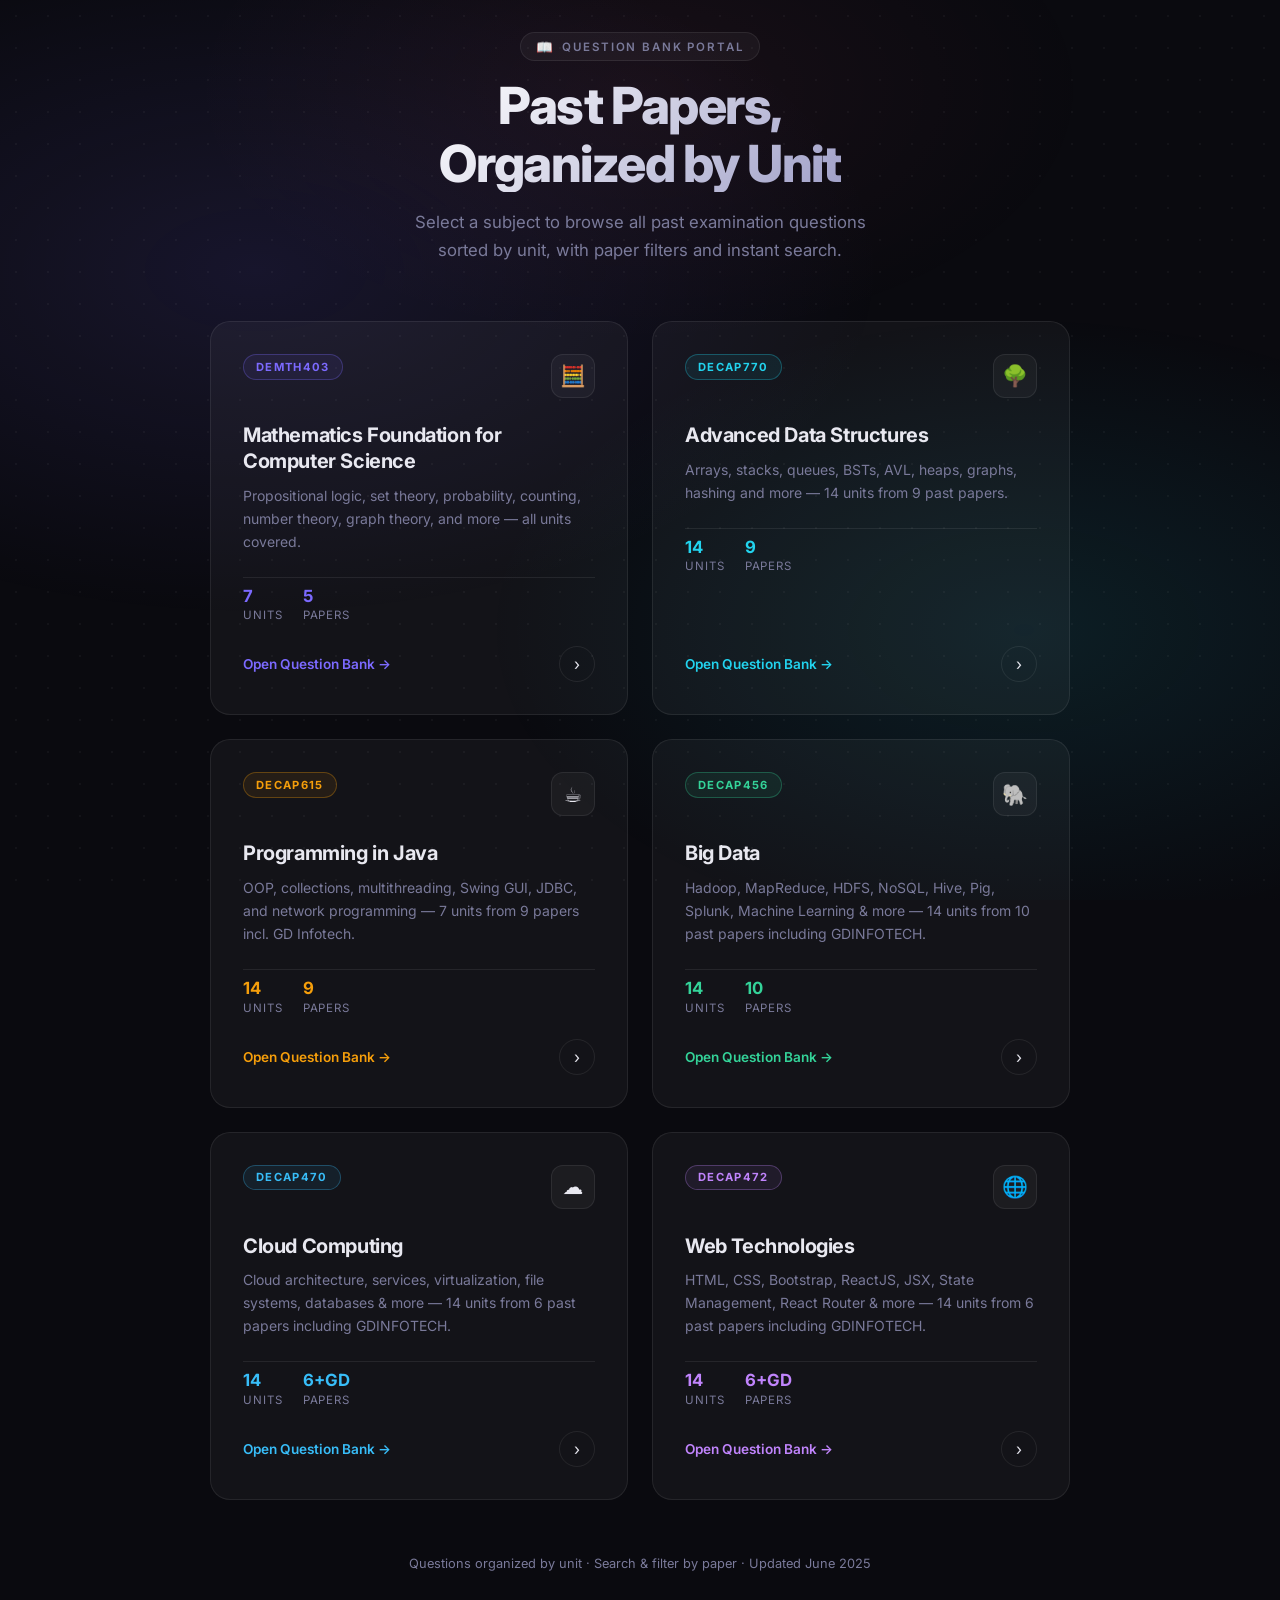
<file: index.html>
<!DOCTYPE html>
<html lang="en">
<head>
  <meta charset="UTF-8" />
  <meta name="viewport" content="width=device-width, initial-scale=1.0" />
  <title>Question Bank Portal</title>
  <meta name="description" content="Access organized past-paper question banks for DEMTH403 and DECAP770 courses, sorted by unit." />
  <link rel="preconnect" href="https://fonts.googleapis.com" />
  <link rel="preconnect" href="https://fonts.gstatic.com" crossorigin />
  <link href="https://fonts.googleapis.com/css2?family=Inter:wght@300;400;500;600;700;800&display=swap" rel="stylesheet" />

  <style>
    *, *::before, *::after { box-sizing: border-box; margin: 0; padding: 0; }

    :root {
      --bg:         #0a0a0f;
      --surface:    rgba(255,255,255,0.04);
      --border:     rgba(255,255,255,0.08);
      --border-h:   rgba(255,255,255,0.18);
      --text:       #e8e8f0;
      --muted:      #7a7a9a;
      --accent1:    #7c6aff;   /* violet – Maths */
      --accent2:    #22d3ee;   /* cyan   – Data Structures */
      --accent3:    #f59e0b;   /* amber  – Java */
      --accent4:    #34d399;   /* emerald – Big Data */
      --glow1:      rgba(124,106,255,0.18);
      --glow2:      rgba(34,211,238,0.18);
      --glow3:      rgba(245,158,11,0.18);
      --glow4:      rgba(52,211,153,0.18);
      --accent5:    #38bdf8;   /* sky blue - Cloud Computing */
      --glow5:      rgba(56,189,248,0.18);
      --accent6:    #c084fc;   /* violet   - Web Technologies */
      --glow6:      rgba(192,132,252,0.18);
    }

    html { scroll-behavior: smooth; }

    body {
      font-family: 'Inter', system-ui, sans-serif;
      background: var(--bg);
      color: var(--text);
      min-height: 100vh;
      display: flex;
      flex-direction: column;
      align-items: center;
      justify-content: center;
      padding: 2rem 1.5rem 4rem;
      overflow-x: hidden;
    }

    /* ── Animated mesh background ── */
    body::before {
      content: '';
      position: fixed;
      inset: 0;
      z-index: 0;
      background:
        radial-gradient(ellipse 70% 55% at 20% 30%, rgba(124,106,255,0.12) 0%, transparent 70%),
        radial-gradient(ellipse 60% 50% at 80% 70%, rgba(34,211,238,0.10) 0%, transparent 70%),
        radial-gradient(ellipse 50% 40% at 50% 10%, rgba(255,100,150,0.06) 0%, transparent 70%);
      animation: meshDrift 14s ease-in-out infinite alternate;
      pointer-events: none;
    }

    @keyframes meshDrift {
      from { transform: translateY(0) scale(1); }
      to   { transform: translateY(-24px) scale(1.04); }
    }

    /* ── Grid dots overlay ── */
    body::after {
      content: '';
      position: fixed;
      inset: 0;
      z-index: 0;
      background-image: radial-gradient(rgba(255,255,255,0.04) 1px, transparent 1px);
      background-size: 32px 32px;
      pointer-events: none;
    }

    /* ── Layout wrapper ── */
    .portal {
      position: relative;
      z-index: 1;
      width: 100%;
      max-width: 860px;
      display: flex;
      flex-direction: column;
      align-items: center;
      gap: 3.5rem;
    }

    /* ── Hero heading ── */
    .hero {
      text-align: center;
      display: flex;
      flex-direction: column;
      align-items: center;
      gap: 1rem;
    }

    .hero-eyebrow {
      display: inline-flex;
      align-items: center;
      gap: 0.5rem;
      font-size: 0.72rem;
      font-weight: 600;
      letter-spacing: 0.16em;
      text-transform: uppercase;
      color: var(--muted);
      border: 1px solid var(--border);
      border-radius: 99px;
      padding: 0.35rem 0.9rem;
      background: var(--surface);
    }

    .hero-eyebrow span { font-size: 0.85rem; }

    .hero h1 {
      font-size: clamp(2rem, 5vw, 3.2rem);
      font-weight: 800;
      letter-spacing: -0.03em;
      line-height: 1.12;
      background: linear-gradient(135deg, #ffffff 0%, #a0a0c8 100%);
      -webkit-background-clip: text;
      -webkit-text-fill-color: transparent;
      background-clip: text;
    }

    .hero p {
      font-size: 1.05rem;
      color: var(--muted);
      max-width: 480px;
      line-height: 1.7;
    }

    /* ── Cards grid ── */
    .cards {
      display: grid;
      grid-template-columns: repeat(auto-fit, minmax(280px, 1fr));
      gap: 1.5rem;
      width: 100%;
    }

    /* ── Individual card ── */
    .subject-card {
      position: relative;
      display: flex;
      flex-direction: column;
      gap: 1.5rem;
      padding: 2rem;
      background: var(--surface);
      border: 1px solid var(--border);
      border-radius: 20px;
      text-decoration: none;
      color: var(--text);
      overflow: hidden;
      cursor: pointer;
      transition:
        transform 0.35s cubic-bezier(0.22,0.68,0,1.2),
        border-color 0.3s ease,
        box-shadow 0.3s ease;
    }

    /* Glow blob inside each card */
    .subject-card::before {
      content: '';
      position: absolute;
      width: 260px;
      height: 260px;
      border-radius: 50%;
      top: -80px;
      right: -80px;
      filter: blur(80px);
      opacity: 0;
      transition: opacity 0.4s ease;
      pointer-events: none;
    }

    .subject-card.maths::before   { background: var(--glow1); }
    .subject-card.ds::before      { background: var(--glow2); }
    .subject-card.java::before    { background: var(--glow3); }
    .subject-card.bd::before      { background: var(--glow4); }
    .subject-card.cc::before      { background: var(--glow5); }
    .subject-card.web::before     { background: var(--glow6); }

    .subject-card:hover {
      transform: translateY(-8px) scale(1.01);
      border-color: var(--border-h);
    }

    .subject-card.maths:hover { box-shadow: 0 24px 60px rgba(124,106,255,0.2); }
    .subject-card.ds:hover    { box-shadow: 0 24px 60px rgba(34,211,238,0.18); }
    .subject-card.java:hover  { box-shadow: 0 24px 60px rgba(245,158,11,0.18); }
    .subject-card.bd:hover    { box-shadow: 0 24px 60px rgba(52,211,153,0.18); }
    .subject-card.cc:hover    { box-shadow: 0 24px 60px rgba(56,189,248,0.18); }
    .subject-card.web:hover   { box-shadow: 0 24px 60px rgba(192,132,252,0.20); }

    .subject-card:hover::before { opacity: 1; }

    /* Top section: badge + icon */
    .card-top {
      display: flex;
      align-items: flex-start;
      justify-content: space-between;
    }

    .course-badge {
      font-size: 0.7rem;
      font-weight: 700;
      letter-spacing: 0.12em;
      text-transform: uppercase;
      padding: 0.3rem 0.75rem;
      border-radius: 99px;
      border: 1px solid;
    }

    .maths .course-badge {
      color: var(--accent1);
      border-color: rgba(124,106,255,0.3);
      background: rgba(124,106,255,0.08);
    }

    .ds .course-badge {
      color: var(--accent2);
      border-color: rgba(34,211,238,0.3);
      background: rgba(34,211,238,0.08);
    }

    .java .course-badge {
      color: var(--accent3);
      border-color: rgba(245,158,11,0.3);
      background: rgba(245,158,11,0.08);
    }

    .bd .course-badge {
      color: var(--accent4);
      border-color: rgba(52,211,153,0.3);
      background: rgba(52,211,153,0.08);
    }

    .cc .course-badge {
      color: var(--accent5);
      border-color: rgba(56,189,248,0.3);
      background: rgba(56,189,248,0.08);
    }

    .web .course-badge {
      color: var(--accent6);
      border-color: rgba(192,132,252,0.3);
      background: rgba(192,132,252,0.08);
    }

    .card-icon {
      width: 44px;
      height: 44px;
      border-radius: 12px;
      border: 1px solid var(--border);
      background: var(--surface);
      display: flex;
      align-items: center;
      justify-content: center;
      font-size: 1.3rem;
      flex-shrink: 0;
    }

    /* Body */
    .card-body { display: flex; flex-direction: column; gap: 0.6rem; }

    .card-title {
      font-size: 1.25rem;
      font-weight: 700;
      letter-spacing: -0.02em;
      line-height: 1.3;
    }

    .card-desc {
      font-size: 0.875rem;
      color: var(--muted);
      line-height: 1.65;
    }

    /* Stats row */
    .card-stats {
      display: flex;
      gap: 1.25rem;
      padding-top: 0.5rem;
      border-top: 1px solid var(--border);
    }

    .stat {
      display: flex;
      flex-direction: column;
      gap: 0.15rem;
    }

    .stat-val {
      font-size: 1.05rem;
      font-weight: 700;
    }

    .maths .stat-val { color: var(--accent1); }
    .ds    .stat-val { color: var(--accent2); }
    .java  .stat-val { color: var(--accent3); }
    .bd    .stat-val { color: var(--accent4); }
    .cc    .stat-val { color: var(--accent5); }
    .web   .stat-val { color: var(--accent6); }

    .stat-key {
      font-size: 0.72rem;
      color: var(--muted);
      text-transform: uppercase;
      letter-spacing: 0.08em;
    }

    /* CTA row */
    .card-cta {
      display: flex;
      align-items: center;
      justify-content: space-between;
      margin-top: auto;
    }

    .cta-label {
      font-size: 0.85rem;
      font-weight: 600;
    }

    .maths .cta-label { color: var(--accent1); }
    .ds    .cta-label { color: var(--accent2); }
    .java  .cta-label { color: var(--accent3); }
    .bd    .cta-label { color: var(--accent4); }
    .cc    .cta-label { color: var(--accent5); }
    .web   .cta-label { color: var(--accent6); }

    .cta-arrow {
      width: 36px;
      height: 36px;
      border-radius: 50%;
      border: 1px solid var(--border);
      display: flex;
      align-items: center;
      justify-content: center;
      font-size: 1rem;
      transition: transform 0.3s ease, background 0.3s ease;
      flex-shrink: 0;
    }

    .subject-card:hover .cta-arrow {
      transform: translateX(4px);
    }

    .maths:hover .cta-arrow { background: rgba(124,106,255,0.12); }
    .ds:hover    .cta-arrow { background: rgba(34,211,238,0.10); }
    .java:hover  .cta-arrow { background: rgba(245,158,11,0.10); }
    .bd:hover    .cta-arrow { background: rgba(52,211,153,0.10); }
    .cc:hover    .cta-arrow { background: rgba(56,189,248,0.10); }
    .web:hover   .cta-arrow { background: rgba(192,132,252,0.12); }

    /* Thin colored top border that slides in on hover */
    .card-accent-bar {
      position: absolute;
      top: 0; left: 0; right: 0;
      height: 2px;
      border-radius: 20px 20px 0 0;
      transform: scaleX(0);
      transform-origin: left;
      transition: transform 0.4s cubic-bezier(0.22,0.68,0,1);
    }

    .maths .card-accent-bar { background: linear-gradient(90deg, var(--accent1), #b48eff); }
    .ds    .card-accent-bar { background: linear-gradient(90deg, var(--accent2), #67e8f9); }
    .java  .card-accent-bar { background: linear-gradient(90deg, var(--accent3), #fcd34d); }
    .bd    .card-accent-bar { background: linear-gradient(90deg, var(--accent4), #86efac); }
    .cc    .card-accent-bar { background: linear-gradient(90deg, var(--accent5), #7dd3fc); }
    .web   .card-accent-bar { background: linear-gradient(90deg, var(--accent6), #e879f9); }

    .subject-card:hover .card-accent-bar { transform: scaleX(1); }

    /* ── Footer note ── */
    .portal-footer {
      text-align: center;
      font-size: 0.8rem;
      color: var(--muted);
      position: relative;
      z-index: 1;
    }

    /* ── Responsive ── */
    @media (max-width: 520px) {
      .cards { grid-template-columns: 1fr; }
      .hero h1 { font-size: 1.85rem; }
    }
  </style>
</head>
<body>

  <div class="portal">

    <!-- Hero -->
    <div class="hero">
      <div class="hero-eyebrow">
        <span>📖</span>
        Question Bank Portal
      </div>
      <h1>Past Papers,<br>Organized by Unit</h1>
      <p>Select a subject to browse all past examination questions sorted by unit, with paper filters and instant search.</p>
    </div>

    <!-- Subject Cards -->
    <div class="cards">

      <!-- Maths -->
      <a href="./maths.html" class="subject-card maths" id="card-maths">
        <div class="card-accent-bar"></div>

        <div class="card-top">
          <span class="course-badge">DEMTH403</span>
          <div class="card-icon">🧮</div>
        </div>

        <div class="card-body">
          <div class="card-title">Mathematics Foundation for Computer Science</div>
          <div class="card-desc">Propositional logic, set theory, probability, counting, number theory, graph theory, and more — all units covered.</div>
        </div>

        <div class="card-stats">
          <div class="stat">
            <span class="stat-val">7</span>
            <span class="stat-key">Units</span>
          </div>
          <div class="stat">
            <span class="stat-val">5</span>
            <span class="stat-key">Papers</span>
          </div>
        </div>

        <div class="card-cta">
          <span class="cta-label">Open Question Bank →</span>
          <span class="cta-arrow">›</span>
        </div>
      </a>

      <!-- Data Structures -->
      <a href="./Data Structure/index.html" class="subject-card ds" id="card-ds">
        <div class="card-accent-bar"></div>

        <div class="card-top">
          <span class="course-badge">DECAP770</span>
          <div class="card-icon">🌳</div>
        </div>

        <div class="card-body">
          <div class="card-title">Advanced Data Structures</div>
          <div class="card-desc">Arrays, stacks, queues, BSTs, AVL, heaps, graphs, hashing and more — 14 units from 9 past papers.</div>
        </div>

        <div class="card-stats">
          <div class="stat">
            <span class="stat-val">14</span>
            <span class="stat-key">Units</span>
          </div>
          <div class="stat">
            <span class="stat-val">9</span>
            <span class="stat-key">Papers</span>
          </div>
        </div>

        <div class="card-cta">
          <span class="cta-label">Open Question Bank →</span>
          <span class="cta-arrow">›</span>
        </div>
      </a>

      <!-- Java -->
      <a href="./Java/index.html" class="subject-card java" id="card-java">
        <div class="card-accent-bar"></div>

        <div class="card-top">
          <span class="course-badge">DECAP615</span>
          <div class="card-icon">☕</div>
        </div>

        <div class="card-body">
          <div class="card-title">Programming in Java</div>
          <div class="card-desc">OOP, collections, multithreading, Swing GUI, JDBC, and network programming — 7 units from 9 papers incl. GD Infotech.</div>
        </div>

        <div class="card-stats">
          <div class="stat">
            <span class="stat-val">14</span>
            <span class="stat-key">Units</span>
          </div>
          <div class="stat">
            <span class="stat-val">9</span>
            <span class="stat-key">Papers</span>
          </div>
        </div>

        <div class="card-cta">
          <span class="cta-label">Open Question Bank →</span>
          <span class="cta-arrow">›</span>
        </div>
      </a>

      <!-- Big Data -->
      <a href="./BigData/index.html" class="subject-card bd" id="card-bd">
        <div class="card-accent-bar"></div>

        <div class="card-top">
          <span class="course-badge">DECAP456</span>
          <div class="card-icon">🐘</div>
        </div>

        <div class="card-body">
          <div class="card-title">Big Data</div>
          <div class="card-desc">Hadoop, MapReduce, HDFS, NoSQL, Hive, Pig, Splunk, Machine Learning &amp; more — 14 units from 10 past papers including GDINFOTECH.</div>
        </div>

        <div class="card-stats">
          <div class="stat">
            <span class="stat-val">14</span>
            <span class="stat-key">Units</span>
          </div>
          <div class="stat">
            <span class="stat-val">10</span>
            <span class="stat-key">Papers</span>
          </div>
        </div>

        <div class="card-cta">
          <span class="cta-label">Open Question Bank →</span>
          <span class="cta-arrow">›</span>
        </div>
      </a>

      <!-- Cloud Computing -->
      <a href="./Cloud/index.html" class="subject-card cc" id="card-cc">
        <div class="card-accent-bar"></div>

        <div class="card-top">
          <span class="course-badge">DECAP470</span>
          <div class="card-icon">☁️</div>
        </div>

        <div class="card-body">
          <div class="card-title">Cloud Computing</div>
          <div class="card-desc">Cloud architecture, services, virtualization, file systems, databases & more — 14 units from 6 past papers including GDINFOTECH.</div>
        </div>

        <div class="card-stats">
          <div class="stat">
            <span class="stat-val">14</span>
            <span class="stat-key">Units</span>
          </div>
          <div class="stat">
            <span class="stat-val">6+GD</span>
            <span class="stat-key">Papers</span>
          </div>
        </div>

        <div class="card-cta">
          <span class="cta-label">Open Question Bank →</span>
          <span class="cta-arrow">›</span>
        </div>
      </a>

      <!-- Web Technologies -->
      <a href="./Web/index.html" class="subject-card web" id="card-web">
        <div class="card-accent-bar"></div>

        <div class="card-top">
          <span class="course-badge">DECAP472</span>
          <div class="card-icon">🌐</div>
        </div>

        <div class="card-body">
          <div class="card-title">Web Technologies</div>
          <div class="card-desc">HTML, CSS, Bootstrap, ReactJS, JSX, State Management, React Router &amp; more — 14 units from 6 past papers including GDINFOTECH.</div>
        </div>

        <div class="card-stats">
          <div class="stat">
            <span class="stat-val">14</span>
            <span class="stat-key">Units</span>
          </div>
          <div class="stat">
            <span class="stat-val">6+GD</span>
            <span class="stat-key">Papers</span>
          </div>
        </div>

        <div class="card-cta">
          <span class="cta-label">Open Question Bank →</span>
          <span class="cta-arrow">›</span>
        </div>
      </a>

    </div><!-- /cards -->

    <p class="portal-footer">Questions organized by unit · Search &amp; filter by paper · Updated June 2025</p>

  </div>

</body>
</html>
</file>
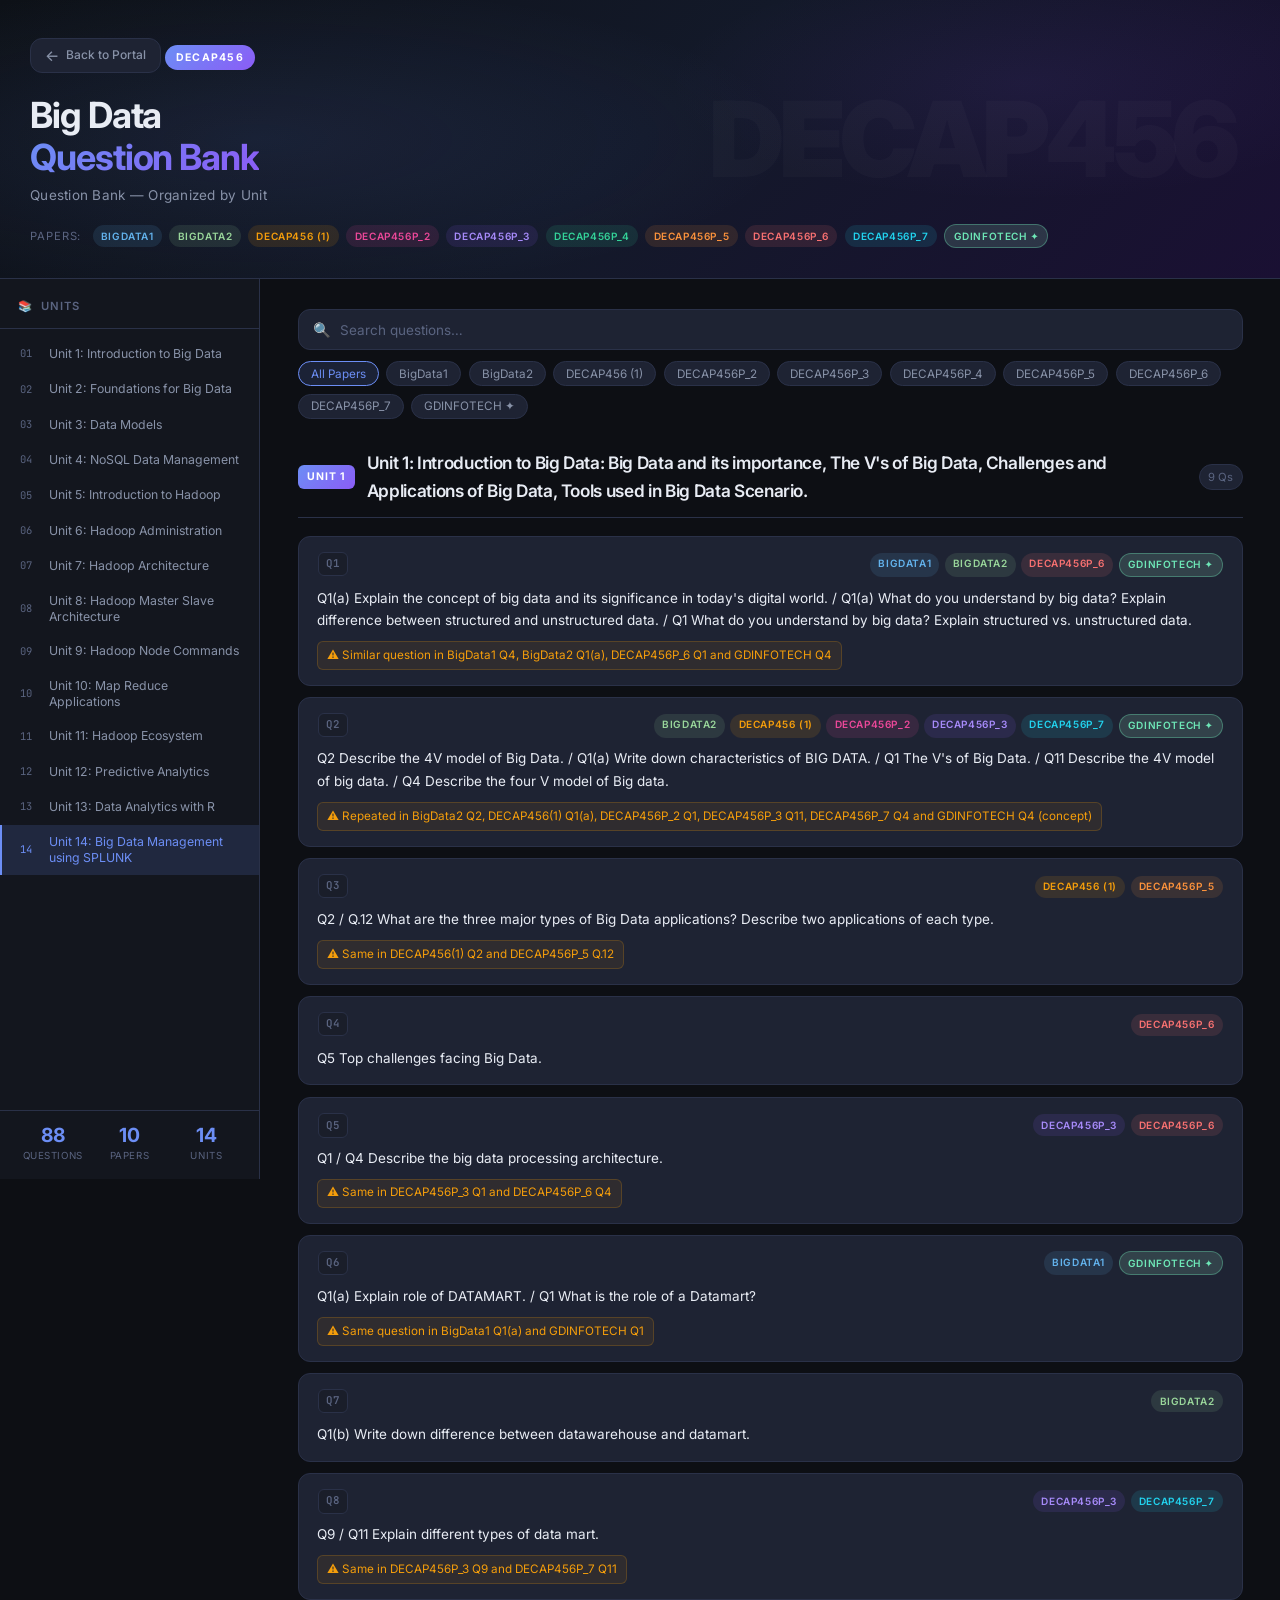
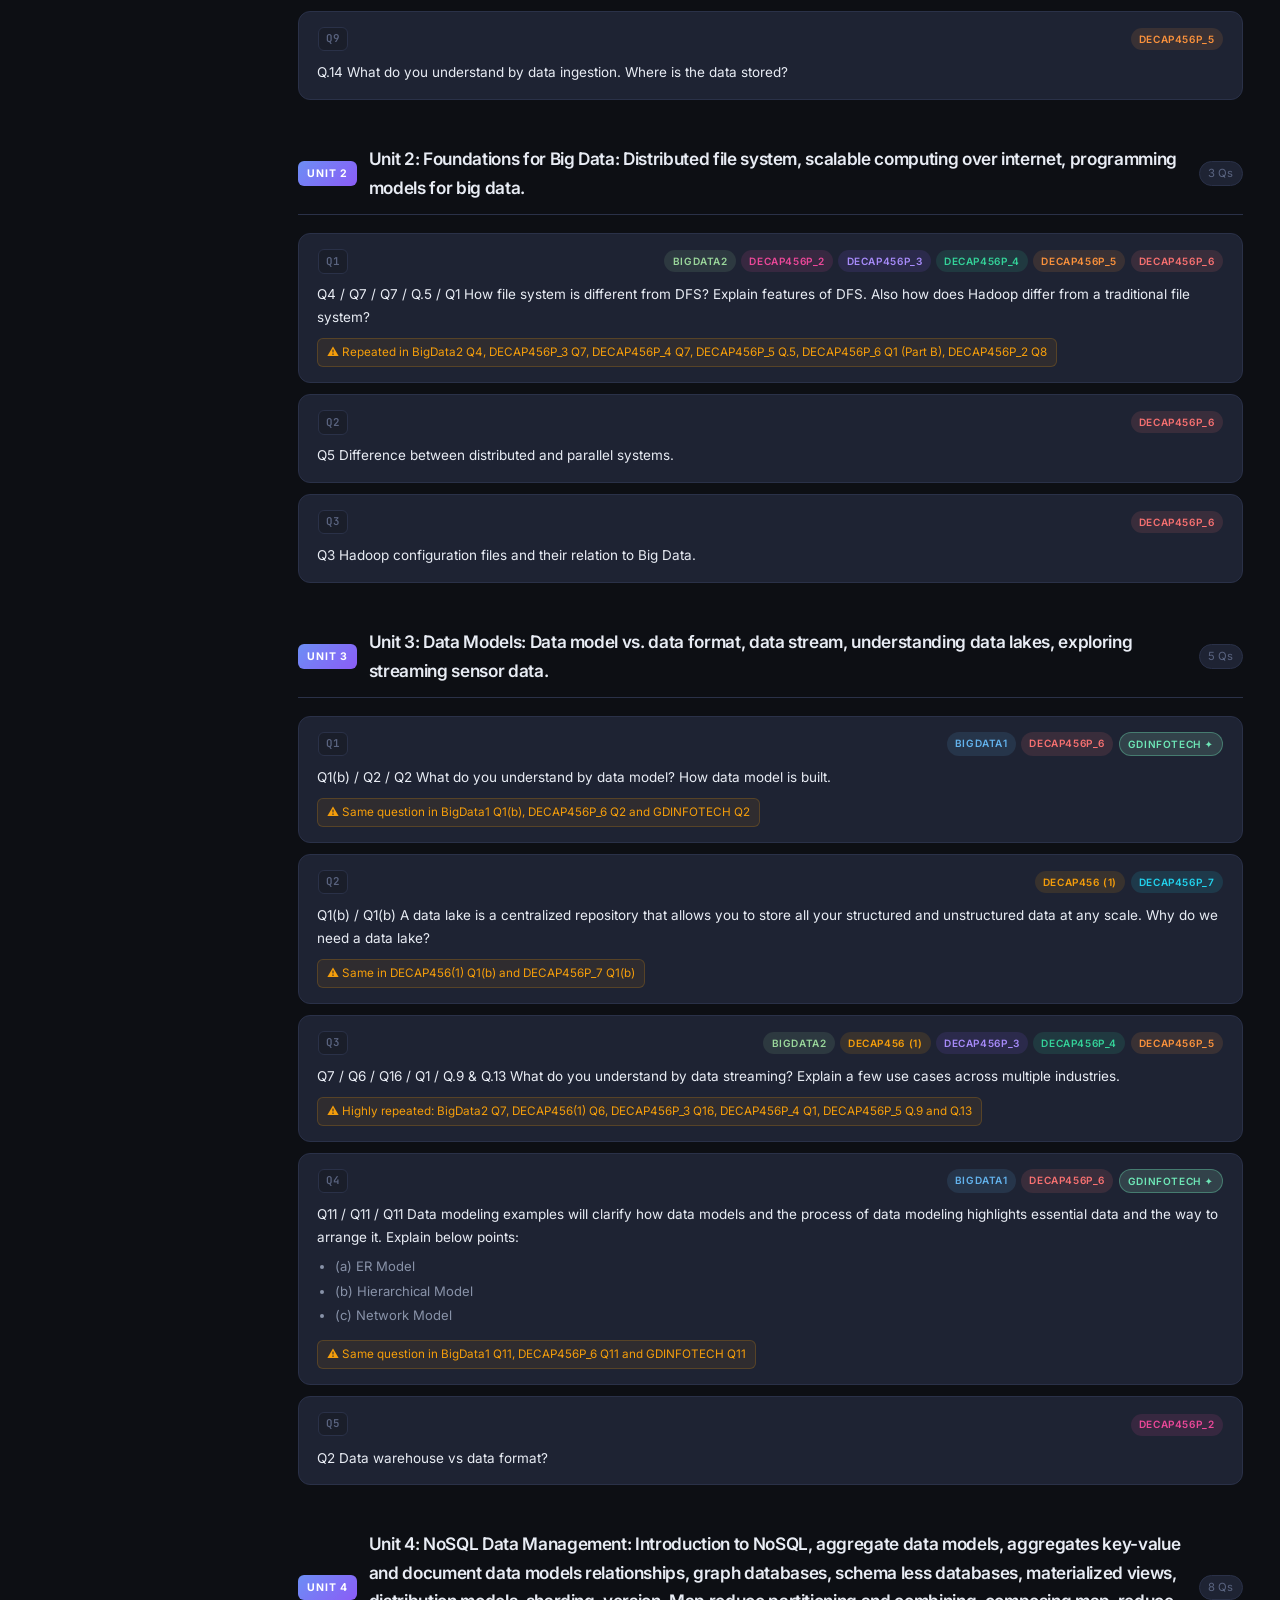
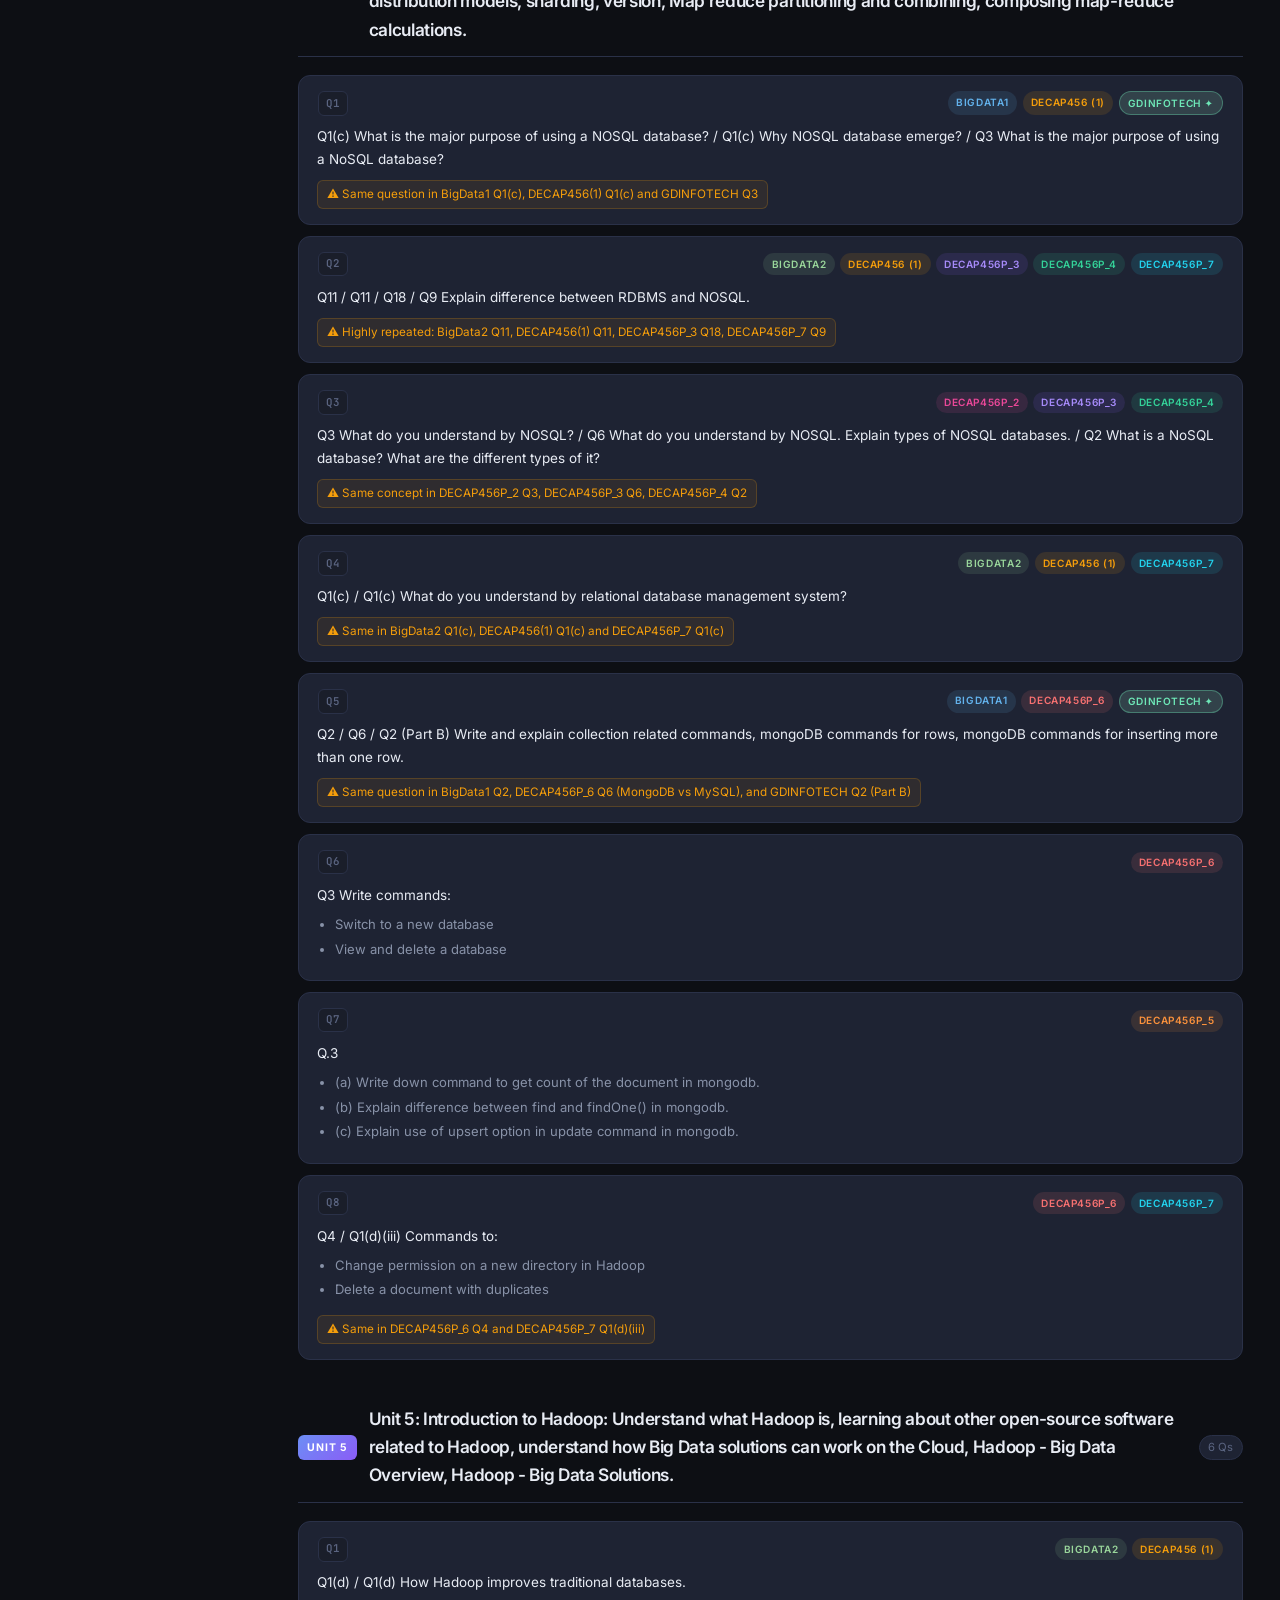
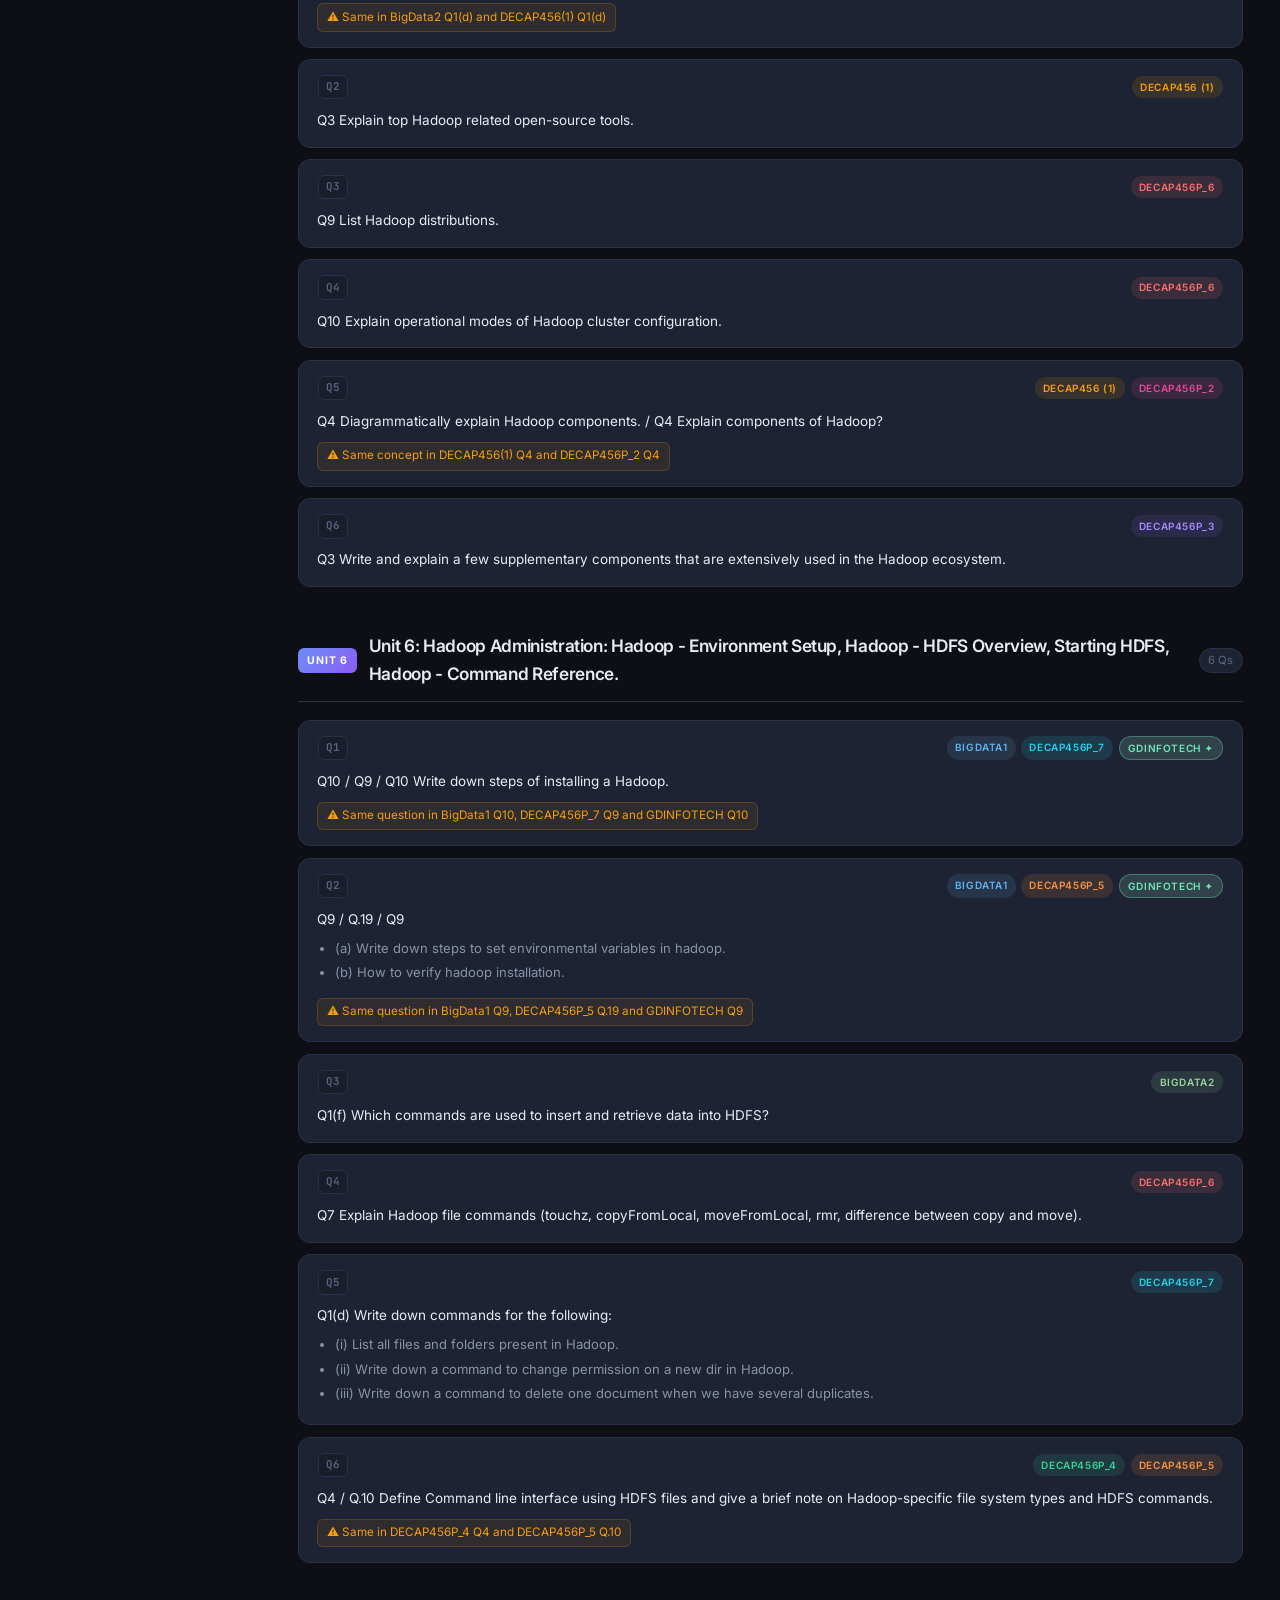
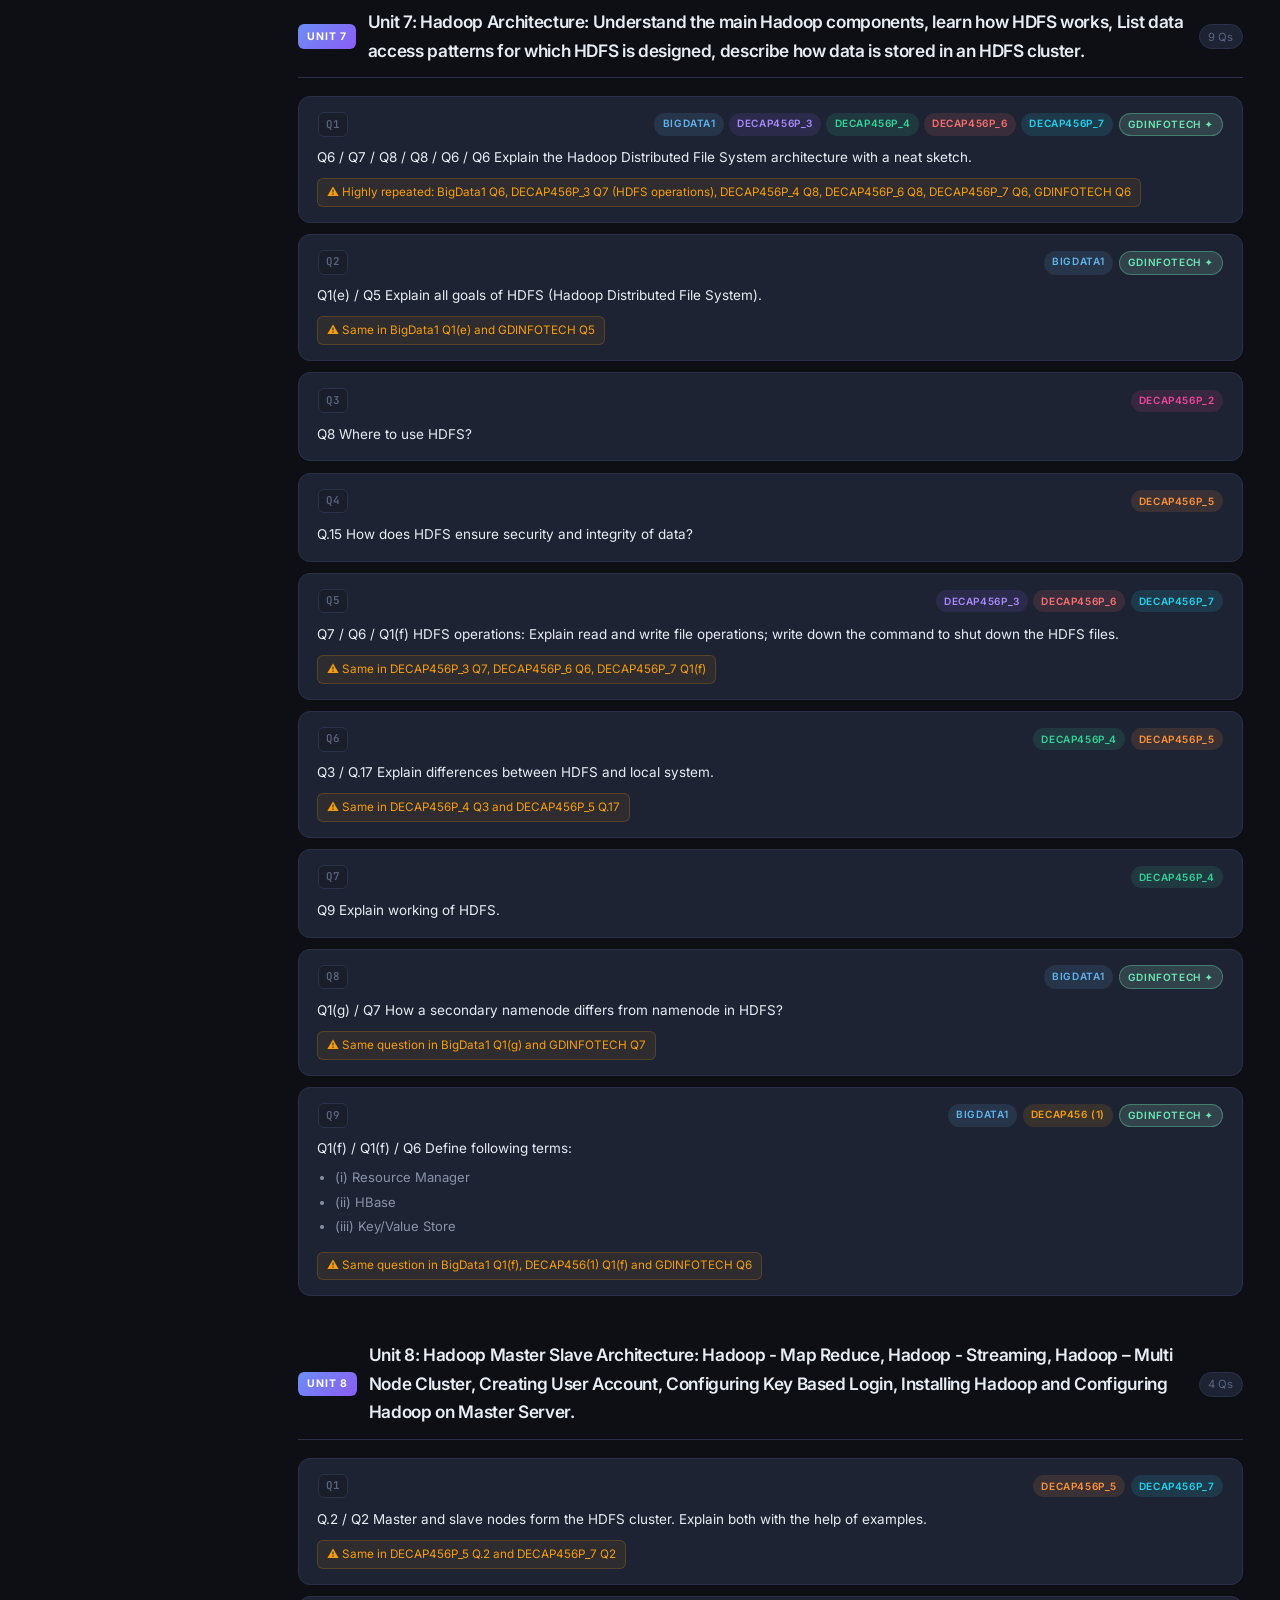
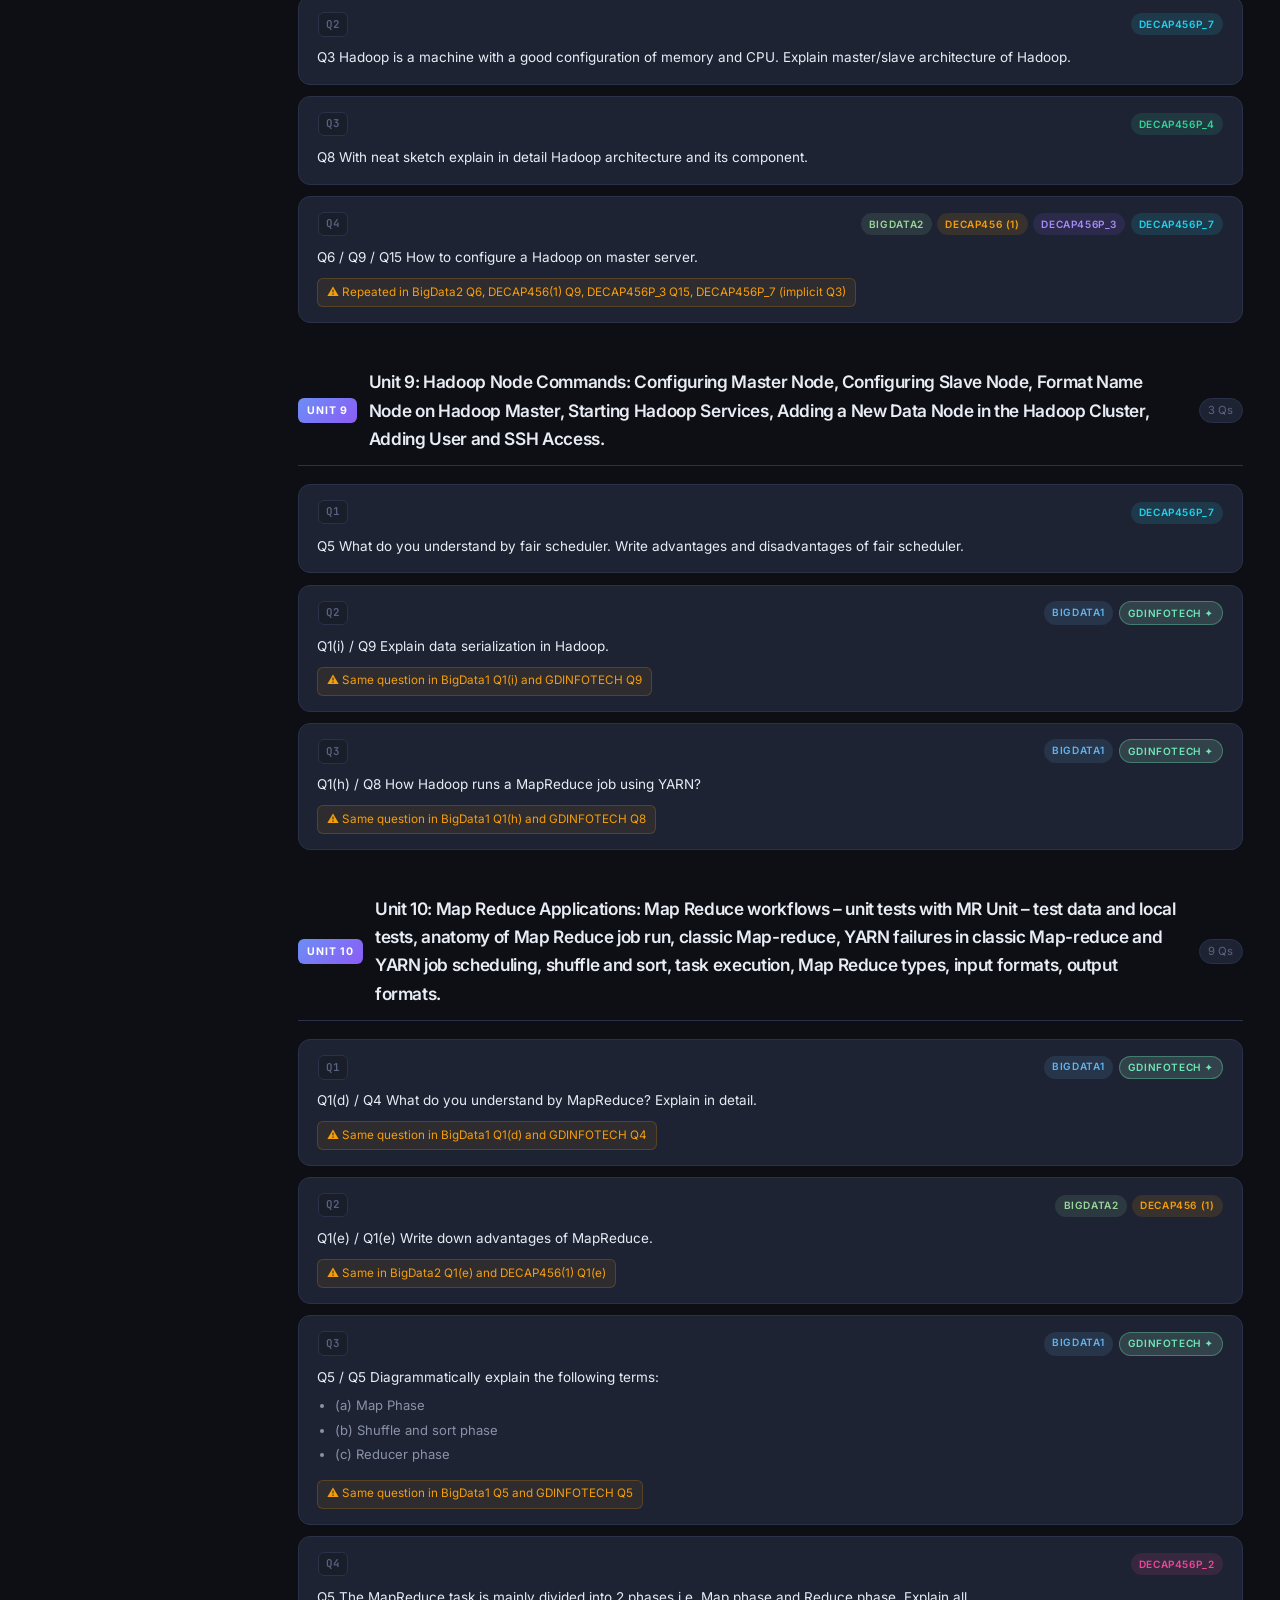
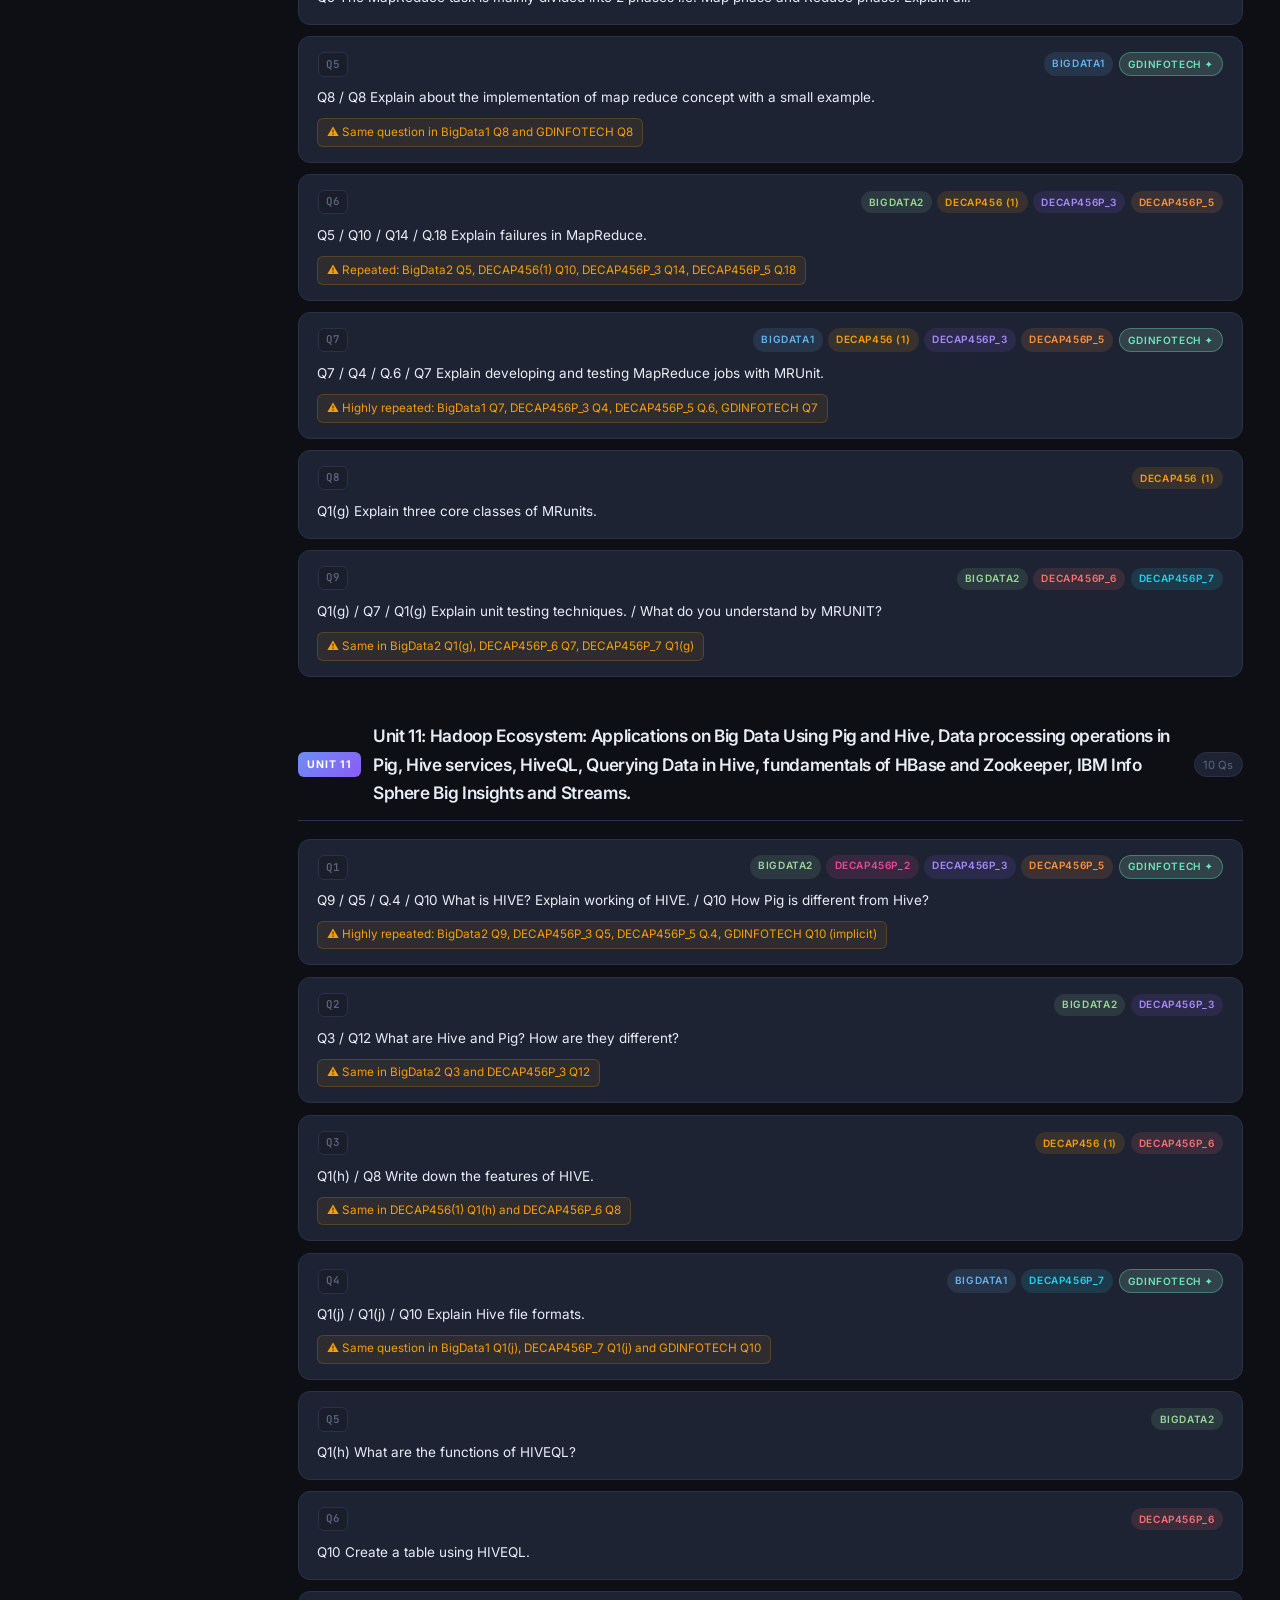
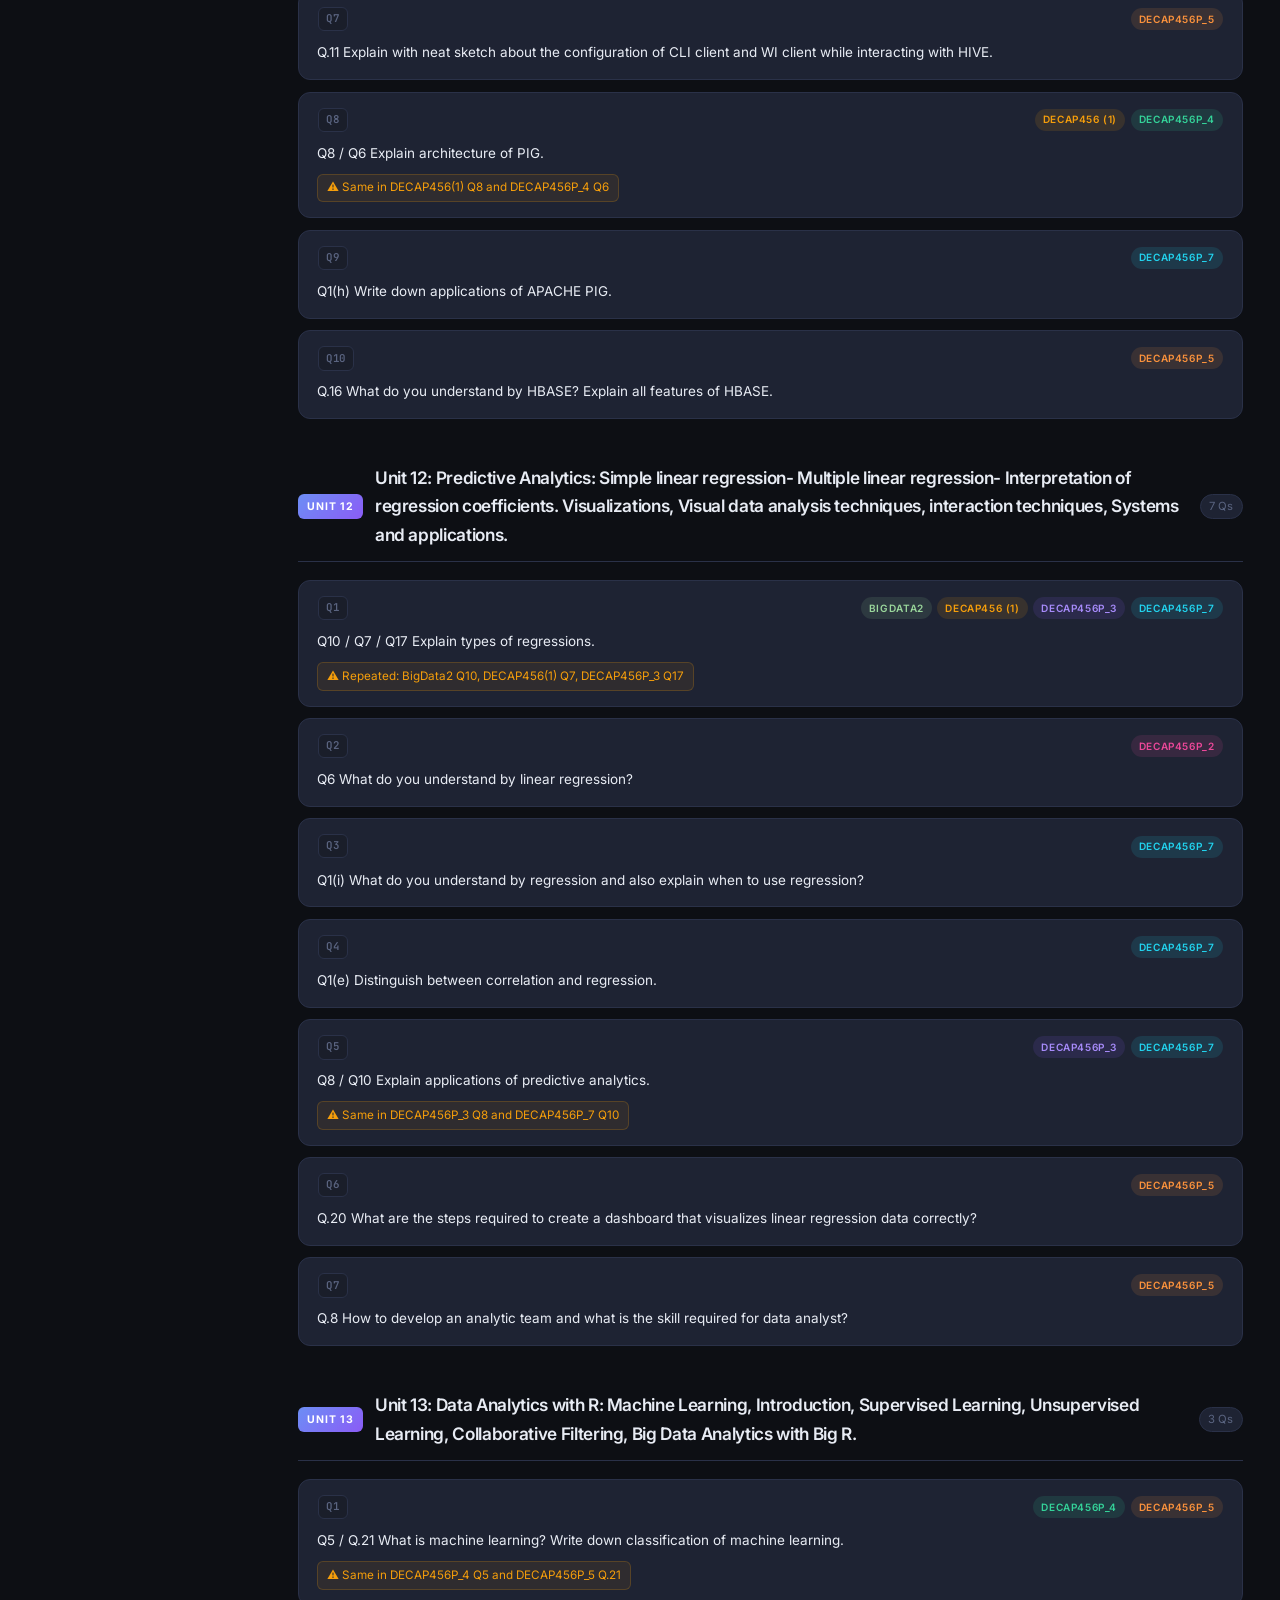
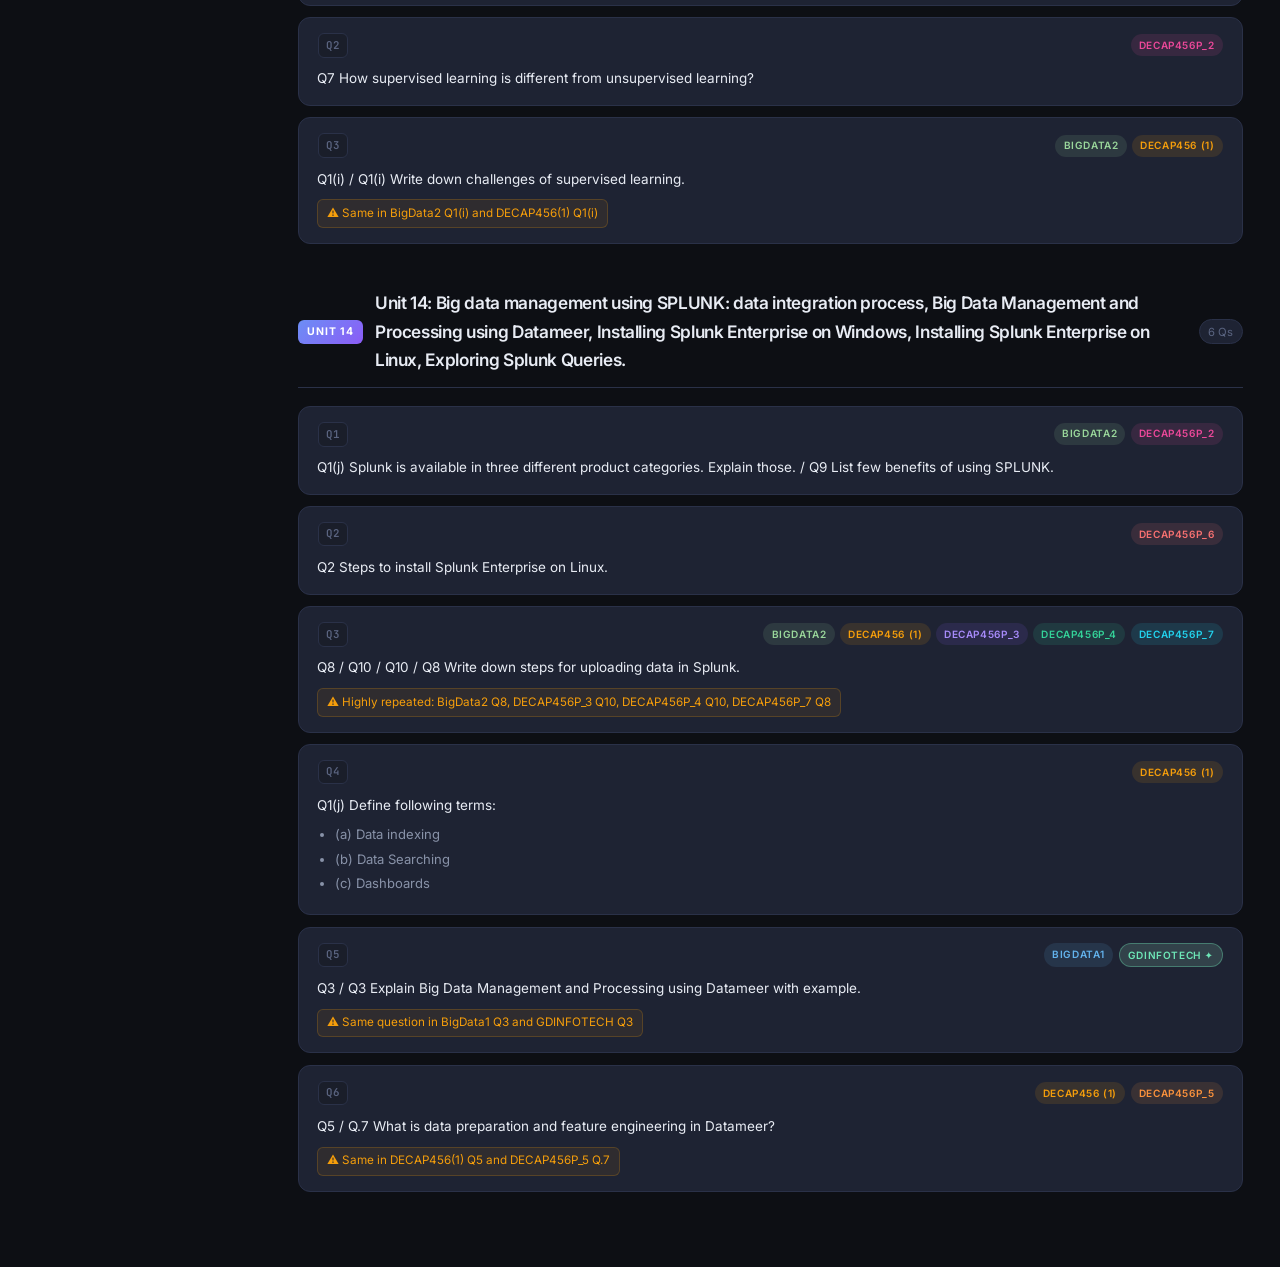
<file: BigData/index.html>
<!DOCTYPE html>
<html lang="en">

<head>
  <meta charset="UTF-8" />
  <meta name="viewport" content="width=device-width, initial-scale=1.0" />
  <title>DECAP456 – Big Data | Question Bank</title>
  <meta name="description"
    content="Organized question bank for DECAP456 Big Data. All questions sorted by unit from multiple past papers." />
  <link rel="preconnect" href="https://fonts.googleapis.com" />
  <link rel="preconnect" href="https://fonts.gstatic.com" crossorigin />
  <link
    href="https://fonts.googleapis.com/css2?family=Inter:wght@300;400;500;600;700&family=JetBrains+Mono:wght@400;500&display=swap"
    rel="stylesheet" />
  <link rel="stylesheet" href="../style.css" />
  <style>
    /* Override watermark for Big Data */
    .site-header::after {
      content: 'DECAP456';
    }

    /* Extra paper tag colors for p7–p10 */
    :root {
      --tag-p7-bg: rgba(251, 146, 60, 0.12);
      --tag-p7-c: #fb923c;
      --tag-p8-bg: rgba(248, 113, 113, 0.12);
      --tag-p8-c: #f87171;
      --tag-p9-bg: rgba(34, 211, 238, 0.12);
      --tag-p9-c: #22d3ee;
      --tag-p10-bg: rgba(167, 243, 208, 0.15);
      --tag-p10-c: #6ee7b7;
    }

    .tag-p7 {
      background: var(--tag-p7-bg);
      color: var(--tag-p7-c);
    }

    .tag-p8 {
      background: var(--tag-p8-bg);
      color: var(--tag-p8-c);
    }

    .tag-p9 {
      background: var(--tag-p9-bg);
      color: var(--tag-p9-c);
    }

    .tag-p10 {
      background: var(--tag-p10-bg);
      color: var(--tag-p10-c);
      border: 1px solid rgba(110, 231, 183, 0.35);
    }

    /* GDINFOTECH badge — slightly distinct border glow */
    .tag-gdinfotech-indicator {
      display: inline-flex;
      align-items: center;
      gap: 4px;
      font-size: 0.65rem;
      font-weight: 700;
      letter-spacing: 0.04em;
      text-transform: uppercase;
      padding: 2px 7px;
      border-radius: 4px;
      background: rgba(110, 231, 183, 0.12);
      color: #6ee7b7;
      border: 1px solid rgba(110, 231, 183, 0.4);
      margin-left: 4px;
    }
  </style>
</head>

<body>

  <!-- ===== HEADER ===== -->
  <header class="site-header">
    <div class="header-inner">
      <a href="../index.html" class="back-link">
        <span class="back-arrow">←</span> Back to Portal
      </a>
      <div class="header-badge">DECAP456</div>
      <h1 class="site-title">Big Data<br><span>Question Bank</span></h1>
      <p class="site-subtitle">Question Bank — Organized by Unit</p>
      <div class="paper-legend">
        <span class="legend-label">Papers:</span>
        <span class="tag tag-p1">BigData1</span>
        <span class="tag tag-p2">BigData2</span>
        <span class="tag tag-p3">DECAP456 (1)</span>
        <span class="tag tag-p4">DECAP456P_2</span>
        <span class="tag tag-p5">DECAP456P_3</span>
        <span class="tag tag-p6">DECAP456P_4</span>
        <span class="tag tag-p7">DECAP456P_5</span>
        <span class="tag tag-p8">DECAP456P_6</span>
        <span class="tag tag-p9">DECAP456P_7</span>
        <span class="tag tag-p10">GDINFOTECH ✦</span>
      </div>
    </div>
  </header>

  <!-- ===== SIDEBAR + MAIN LAYOUT ===== -->
  <div class="page-layout">

    <!-- Sidebar TOC -->
    <aside class="sidebar" id="sidebar">
      <div class="sidebar-header">
        <span class="sidebar-icon">📚</span>
        <span>Units</span>
      </div>
      <nav class="unit-nav" id="unitNav">
        <a href="#unit1" class="nav-item active" data-unit="1">
          <span class="nav-num">01</span>
          <span class="nav-text">Unit 1: Introduction to Big Data</span>
        </a>
        <a href="#unit2" class="nav-item" data-unit="2">
          <span class="nav-num">02</span>
          <span class="nav-text">Unit 2: Foundations for Big Data</span>
        </a>
        <a href="#unit3" class="nav-item" data-unit="3">
          <span class="nav-num">03</span>
          <span class="nav-text">Unit 3: Data Models</span>
        </a>
        <a href="#unit4" class="nav-item" data-unit="4">
          <span class="nav-num">04</span>
          <span class="nav-text">Unit 4: NoSQL Data Management</span>
        </a>
        <a href="#unit5" class="nav-item" data-unit="5">
          <span class="nav-num">05</span>
          <span class="nav-text">Unit 5: Introduction to Hadoop</span>
        </a>
        <a href="#unit6" class="nav-item" data-unit="6">
          <span class="nav-num">06</span>
          <span class="nav-text">Unit 6: Hadoop Administration</span>
        </a>
        <a href="#unit7" class="nav-item" data-unit="7">
          <span class="nav-num">07</span>
          <span class="nav-text">Unit 7: Hadoop Architecture</span>
        </a>
        <a href="#unit8" class="nav-item" data-unit="8">
          <span class="nav-num">08</span>
          <span class="nav-text">Unit 8: Hadoop Master Slave Architecture</span>
        </a>
        <a href="#unit9" class="nav-item" data-unit="9">
          <span class="nav-num">09</span>
          <span class="nav-text">Unit 9: Hadoop Node Commands</span>
        </a>
        <a href="#unit10" class="nav-item" data-unit="10">
          <span class="nav-num">10</span>
          <span class="nav-text">Unit 10: Map Reduce Applications</span>
        </a>
        <a href="#unit11" class="nav-item" data-unit="11">
          <span class="nav-num">11</span>
          <span class="nav-text">Unit 11: Hadoop Ecosystem</span>
        </a>
        <a href="#unit12" class="nav-item" data-unit="12">
          <span class="nav-num">12</span>
          <span class="nav-text">Unit 12: Predictive Analytics</span>
        </a>
        <a href="#unit13" class="nav-item" data-unit="13">
          <span class="nav-num">13</span>
          <span class="nav-text">Unit 13: Data Analytics with R</span>
        </a>
        <a href="#unit14" class="nav-item" data-unit="14">
          <span class="nav-num">14</span>
          <span class="nav-text">Unit 14: Big Data Management using SPLUNK</span>
        </a>
      </nav>

      <div class="sidebar-stats">
        <div class="stat-item">
          <span class="stat-num" id="totalQCount">0</span>
          <span class="stat-label">Questions</span>
        </div>
        <div class="stat-item">
          <span class="stat-num">10</span>
          <span class="stat-label">Papers</span>
        </div>
        <div class="stat-item">
          <span class="stat-num">14</span>
          <span class="stat-label">Units</span>
        </div>
      </div>
    </aside>

    <!-- Main Content -->
    <main class="main-content" id="mainContent">

      <!-- Search Bar -->
      <div class="search-wrap">
        <div class="search-box">
          <span class="search-icon">🔍</span>
          <input type="text" id="searchInput" placeholder="Search questions…" autocomplete="off" />
          <button class="search-clear" id="searchClear" title="Clear">✕</button>
        </div>
        <div class="filter-chips" id="filterChips">
          <button class="chip active" data-filter="all">All Papers</button>
          <button class="chip" data-filter="p1">BigData1</button>
          <button class="chip" data-filter="p2">BigData2</button>
          <button class="chip" data-filter="p3">DECAP456 (1)</button>
          <button class="chip" data-filter="p4">DECAP456P_2</button>
          <button class="chip" data-filter="p5">DECAP456P_3</button>
          <button class="chip" data-filter="p6">DECAP456P_4</button>
          <button class="chip" data-filter="p7">DECAP456P_5</button>
          <button class="chip" data-filter="p8">DECAP456P_6</button>
          <button class="chip" data-filter="p9">DECAP456P_7</button>
          <button class="chip" data-filter="p10">GDINFOTECH ✦</button>
        </div>
      </div>

      <div id="noResults" class="no-results hidden">
        <span>🔎</span><br>No questions match your search.
      </div>

      <!-- ===================== UNIT 1 ===================== -->
      <section class="unit-section" id="unit1">
        <div class="unit-header">
          <div class="unit-badge">Unit 1</div>
          <h2 class="unit-title">Unit 1: Introduction to Big Data: Big Data and its importance, The V's of Big Data,
            Challenges and Applications of Big Data, Tools used in Big Data Scenario.</h2>
          <span class="unit-count" id="count-unit1"></span>
        </div>

        <div class="questions-grid">

          <!-- Q1: What is Big Data / structured vs unstructured -->
          <div class="q-card" data-paper="p1 p2 p8 p10">
            <div class="q-meta">
              <span class="q-num">Q1</span>
              <div class="q-tags">
                <span class="tag tag-p1">BigData1</span>
                <span class="tag tag-p2">BigData2</span>
                <span class="tag tag-p8">DECAP456P_6</span>
                <span class="tag tag-p10">GDINFOTECH ✦</span>
              </div>
            </div>
            <div class="q-body">
              <p>Q1(a) Explain the concept of big data and its significance in today's digital world. / Q1(a) What do
                you understand by big data? Explain difference between structured and unstructured data. / Q1 What do
                you understand by big data? Explain structured vs. unstructured data.</p>
            </div>
            <div class="q-repeat-note">⚠ Similar question in BigData1 Q4, BigData2 Q1(a), DECAP456P_6 Q1 and GDINFOTECH
              Q4</div>
          </div>

          <!-- Q2: Characteristics / V's of Big Data -->
          <div class="q-card" data-paper="p2 p3 p4 p5 p9 p10">
            <div class="q-meta">
              <span class="q-num">Q2</span>
              <div class="q-tags">
                <span class="tag tag-p2">BigData2</span>
                <span class="tag tag-p3">DECAP456 (1)</span>
                <span class="tag tag-p4">DECAP456P_2</span>
                <span class="tag tag-p5">DECAP456P_3</span>
                <span class="tag tag-p9">DECAP456P_7</span>
                <span class="tag tag-p10">GDINFOTECH ✦</span>
              </div>
            </div>
            <div class="q-body">
              <p>Q2 Describe the 4V model of Big Data. / Q1(a) Write down characteristics of BIG DATA. / Q1 The V's of
                Big Data. / Q11 Describe the 4V model of big data. / Q4 Describe the four V model of Big data.</p>
            </div>
            <div class="q-repeat-note">⚠ Repeated in BigData2 Q2, DECAP456(1) Q1(a), DECAP456P_2 Q1, DECAP456P_3 Q11,
              DECAP456P_7 Q4 and GDINFOTECH Q4 (concept)</div>
          </div>

          <!-- Q3: Applications / Types of Big Data applications -->
          <div class="q-card" data-paper="p3 p7">
            <div class="q-meta">
              <span class="q-num">Q3</span>
              <div class="q-tags">
                <span class="tag tag-p3">DECAP456 (1)</span>
                <span class="tag tag-p7">DECAP456P_5</span>
              </div>
            </div>
            <div class="q-body">
              <p>Q2 / Q.12 What are the three major types of Big Data applications? Describe two applications of each
                type.</p>
            </div>
            <div class="q-repeat-note">⚠ Same in DECAP456(1) Q2 and DECAP456P_5 Q.12</div>
          </div>

          <!-- Q4: Challenges of Big Data -->
          <div class="q-card" data-paper="p8">
            <div class="q-meta">
              <span class="q-num">Q4</span>
              <div class="q-tags">
                <span class="tag tag-p8">DECAP456P_6</span>
              </div>
            </div>
            <div class="q-body">
              <p>Q5 Top challenges facing Big Data.</p>
            </div>
          </div>

          <!-- Q5: Big Data Processing Architecture -->
          <div class="q-card" data-paper="p5 p8">
            <div class="q-meta">
              <span class="q-num">Q5</span>
              <div class="q-tags">
                <span class="tag tag-p5">DECAP456P_3</span>
                <span class="tag tag-p8">DECAP456P_6</span>
              </div>
            </div>
            <div class="q-body">
              <p>Q1 / Q4 Describe the big data processing architecture.</p>
            </div>
            <div class="q-repeat-note">⚠ Same in DECAP456P_3 Q1 and DECAP456P_6 Q4</div>
          </div>

          <!-- Q6: Role of Datamart -->
          <div class="q-card" data-paper="p1 p10">
            <div class="q-meta">
              <span class="q-num">Q6</span>
              <div class="q-tags">
                <span class="tag tag-p1">BigData1</span>
                <span class="tag tag-p10">GDINFOTECH ✦</span>
              </div>
            </div>
            <div class="q-body">
              <p>Q1(a) Explain role of DATAMART. / Q1 What is the role of a Datamart?</p>
            </div>
            <div class="q-repeat-note">⚠ Same question in BigData1 Q1(a) and GDINFOTECH Q1</div>
          </div>

          <!-- Q7: Datawarehouse vs Datamart -->
          <div class="q-card" data-paper="p2">
            <div class="q-meta">
              <span class="q-num">Q7</span>
              <div class="q-tags">
                <span class="tag tag-p2">BigData2</span>
              </div>
            </div>
            <div class="q-body">
              <p>Q1(b) Write down difference between datawarehouse and datamart.</p>
            </div>
          </div>

          <!-- Q8: Different types of data mart -->
          <div class="q-card" data-paper="p5 p9">
            <div class="q-meta">
              <span class="q-num">Q8</span>
              <div class="q-tags">
                <span class="tag tag-p5">DECAP456P_3</span>
                <span class="tag tag-p9">DECAP456P_7</span>
              </div>
            </div>
            <div class="q-body">
              <p>Q9 / Q11 Explain different types of data mart.</p>
            </div>
            <div class="q-repeat-note">⚠ Same in DECAP456P_3 Q9 and DECAP456P_7 Q11</div>
          </div>

          <!-- Q9: Big Data ingestion -->
          <div class="q-card" data-paper="p7">
            <div class="q-meta">
              <span class="q-num">Q9</span>
              <div class="q-tags">
                <span class="tag tag-p7">DECAP456P_5</span>
              </div>
            </div>
            <div class="q-body">
              <p>Q.14 What do you understand by data ingestion. Where is the data stored?</p>
            </div>
          </div>

        </div><!-- /questions-grid -->
      </section>

      <!-- ===================== UNIT 2 ===================== -->
      <section class="unit-section" id="unit2">
        <div class="unit-header">
          <div class="unit-badge">Unit 2</div>
          <h2 class="unit-title">Unit 2: Foundations for Big Data: Distributed file system, scalable computing over
            internet, programming models for big data.</h2>
          <span class="unit-count" id="count-unit2"></span>
        </div>

        <div class="questions-grid">

          <!-- Q1: Distributed File System vs local file system -->
          <div class="q-card" data-paper="p2 p4 p5 p6 p7 p8">
            <div class="q-meta">
              <span class="q-num">Q1</span>
              <div class="q-tags">
                <span class="tag tag-p2">BigData2</span>
                <span class="tag tag-p4">DECAP456P_2</span>
                <span class="tag tag-p5">DECAP456P_3</span>
                <span class="tag tag-p6">DECAP456P_4</span>
                <span class="tag tag-p7">DECAP456P_5</span>
                <span class="tag tag-p8">DECAP456P_6</span>
              </div>
            </div>
            <div class="q-body">
              <p>Q4 / Q7 / Q7 / Q.5 / Q1 How file system is different from DFS? Explain features of DFS. Also how does
                Hadoop differ from a traditional file system?</p>
            </div>
            <div class="q-repeat-note">⚠ Repeated in BigData2 Q4, DECAP456P_3 Q7, DECAP456P_4 Q7, DECAP456P_5 Q.5,
              DECAP456P_6 Q1 (Part B), DECAP456P_2 Q8</div>
          </div>

          <!-- Q2: Distributed vs Parallel Systems -->
          <div class="q-card" data-paper="p8">
            <div class="q-meta">
              <span class="q-num">Q2</span>
              <div class="q-tags">
                <span class="tag tag-p8">DECAP456P_6</span>
              </div>
            </div>
            <div class="q-body">
              <p>Q5 Difference between distributed and parallel systems.</p>
            </div>
          </div>

          <!-- Q3: Hadoop configuration files -->
          <div class="q-card" data-paper="p8">
            <div class="q-meta">
              <span class="q-num">Q3</span>
              <div class="q-tags">
                <span class="tag tag-p8">DECAP456P_6</span>
              </div>
            </div>
            <div class="q-body">
              <p>Q3 Hadoop configuration files and their relation to Big Data.</p>
            </div>
          </div>

        </div><!-- /questions-grid -->
      </section>

      <!-- ===================== UNIT 3 ===================== -->
      <section class="unit-section" id="unit3">
        <div class="unit-header">
          <div class="unit-badge">Unit 3</div>
          <h2 class="unit-title">Unit 3: Data Models: Data model vs. data format, data stream, understanding data lakes,
            exploring streaming sensor data.</h2>
          <span class="unit-count" id="count-unit3"></span>
        </div>

        <div class="questions-grid">

          <!-- Q1: Data model -->
          <div class="q-card" data-paper="p1 p8 p10">
            <div class="q-meta">
              <span class="q-num">Q1</span>
              <div class="q-tags">
                <span class="tag tag-p1">BigData1</span>
                <span class="tag tag-p8">DECAP456P_6</span>
                <span class="tag tag-p10">GDINFOTECH ✦</span>
              </div>
            </div>
            <div class="q-body">
              <p>Q1(b) / Q2 / Q2 What do you understand by data model? How data model is built.</p>
            </div>
            <div class="q-repeat-note">⚠ Same question in BigData1 Q1(b), DECAP456P_6 Q2 and GDINFOTECH Q2</div>
          </div>

          <!-- Q2: Data lake -->
          <div class="q-card" data-paper="p3 p9">
            <div class="q-meta">
              <span class="q-num">Q2</span>
              <div class="q-tags">
                <span class="tag tag-p3">DECAP456 (1)</span>
                <span class="tag tag-p9">DECAP456P_7</span>
              </div>
            </div>
            <div class="q-body">
              <p>Q1(b) / Q1(b) A data lake is a centralized repository that allows you to store all your structured and
                unstructured data at any scale. Why do we need a data lake?</p>
            </div>
            <div class="q-repeat-note">⚠ Same in DECAP456(1) Q1(b) and DECAP456P_7 Q1(b)</div>
          </div>

          <!-- Q3: Data streaming -->
          <div class="q-card" data-paper="p2 p3 p5 p6 p7">
            <div class="q-meta">
              <span class="q-num">Q3</span>
              <div class="q-tags">
                <span class="tag tag-p2">BigData2</span>
                <span class="tag tag-p3">DECAP456 (1)</span>
                <span class="tag tag-p5">DECAP456P_3</span>
                <span class="tag tag-p6">DECAP456P_4</span>
                <span class="tag tag-p7">DECAP456P_5</span>
              </div>
            </div>
            <div class="q-body">
              <p>Q7 / Q6 / Q16 / Q1 / Q.9 &amp; Q.13 What do you understand by data streaming? Explain a few use cases
                across multiple industries.</p>
            </div>
            <div class="q-repeat-note">⚠ Highly repeated: BigData2 Q7, DECAP456(1) Q6, DECAP456P_3 Q16, DECAP456P_4 Q1,
              DECAP456P_5 Q.9 and Q.13</div>
          </div>

          <!-- Q4: Data modeling examples: ER, Hierarchical, Network -->
          <div class="q-card" data-paper="p1 p8 p10">
            <div class="q-meta">
              <span class="q-num">Q4</span>
              <div class="q-tags">
                <span class="tag tag-p1">BigData1</span>
                <span class="tag tag-p8">DECAP456P_6</span>
                <span class="tag tag-p10">GDINFOTECH ✦</span>
              </div>
            </div>
            <div class="q-body">
              <p>Q11 / Q11 / Q11 Data modeling examples will clarify how data models and the process of data modeling
                highlights essential data and the way to arrange it. Explain below points:</p>
              <ul>
                <li>(a) ER Model</li>
                <li>(b) Hierarchical Model</li>
                <li>(c) Network Model</li>
              </ul>
            </div>
            <div class="q-repeat-note">⚠ Same question in BigData1 Q11, DECAP456P_6 Q11 and GDINFOTECH Q11</div>
          </div>

          <!-- Q5: Data warehouse vs data format (DECAP456P_2) -->
          <div class="q-card" data-paper="p4">
            <div class="q-meta">
              <span class="q-num">Q5</span>
              <div class="q-tags">
                <span class="tag tag-p4">DECAP456P_2</span>
              </div>
            </div>
            <div class="q-body">
              <p>Q2 Data warehouse vs data format?</p>
            </div>
          </div>

        </div><!-- /questions-grid -->
      </section>

      <!-- ===================== UNIT 4 ===================== -->
      <section class="unit-section" id="unit4">
        <div class="unit-header">
          <div class="unit-badge">Unit 4</div>
          <h2 class="unit-title">Unit 4: NoSQL Data Management: Introduction to NoSQL, aggregate data models, aggregates
            key-value and document data models relationships, graph databases, schema less databases, materialized
            views, distribution models, sharding, version, Map reduce partitioning and combining, composing map-reduce
            calculations.</h2>
          <span class="unit-count" id="count-unit4"></span>
        </div>

        <div class="questions-grid">

          <!-- Q1: Major purpose / why NoSQL -->
          <div class="q-card" data-paper="p1 p3 p10">
            <div class="q-meta">
              <span class="q-num">Q1</span>
              <div class="q-tags">
                <span class="tag tag-p1">BigData1</span>
                <span class="tag tag-p3">DECAP456 (1)</span>
                <span class="tag tag-p10">GDINFOTECH ✦</span>
              </div>
            </div>
            <div class="q-body">
              <p>Q1(c) What is the major purpose of using a NOSQL database? / Q1(c) Why NOSQL database emerge? / Q3 What
                is the major purpose of using a NoSQL database?</p>
            </div>
            <div class="q-repeat-note">⚠ Same question in BigData1 Q1(c), DECAP456(1) Q1(c) and GDINFOTECH Q3</div>
          </div>

          <!-- Q2: RDBMS vs NOSQL -->
          <div class="q-card" data-paper="p2 p3 p5 p6 p9">
            <div class="q-meta">
              <span class="q-num">Q2</span>
              <div class="q-tags">
                <span class="tag tag-p2">BigData2</span>
                <span class="tag tag-p3">DECAP456 (1)</span>
                <span class="tag tag-p5">DECAP456P_3</span>
                <span class="tag tag-p6">DECAP456P_4</span>
                <span class="tag tag-p9">DECAP456P_7</span>
              </div>
            </div>
            <div class="q-body">
              <p>Q11 / Q11 / Q18 / Q9 Explain difference between RDBMS and NOSQL.</p>
            </div>
            <div class="q-repeat-note">⚠ Highly repeated: BigData2 Q11, DECAP456(1) Q11, DECAP456P_3 Q18, DECAP456P_7 Q9
            </div>
          </div>

          <!-- Q3: Types of NoSQL / what is NoSQL -->
          <div class="q-card" data-paper="p4 p5 p6">
            <div class="q-meta">
              <span class="q-num">Q3</span>
              <div class="q-tags">
                <span class="tag tag-p4">DECAP456P_2</span>
                <span class="tag tag-p5">DECAP456P_3</span>
                <span class="tag tag-p6">DECAP456P_4</span>
              </div>
            </div>
            <div class="q-body">
              <p>Q3 What do you understand by NOSQL? / Q6 What do you understand by NOSQL. Explain types of NOSQL
                databases. / Q2 What is a NoSQL database? What are the different types of it?</p>
            </div>
            <div class="q-repeat-note">⚠ Same concept in DECAP456P_2 Q3, DECAP456P_3 Q6, DECAP456P_4 Q2</div>
          </div>

          <!-- Q4: RDBMS definition -->
          <div class="q-card" data-paper="p2 p3 p9">
            <div class="q-meta">
              <span class="q-num">Q4</span>
              <div class="q-tags">
                <span class="tag tag-p2">BigData2</span>
                <span class="tag tag-p3">DECAP456 (1)</span>
                <span class="tag tag-p9">DECAP456P_7</span>
              </div>
            </div>
            <div class="q-body">
              <p>Q1(c) / Q1(c) What do you understand by relational database management system?</p>
            </div>
            <div class="q-repeat-note">⚠ Same in BigData2 Q1(c), DECAP456(1) Q1(c) and DECAP456P_7 Q1(c)</div>
          </div>

          <!-- Q5: MongoDB commands -->
          <div class="q-card" data-paper="p1 p8 p10">
            <div class="q-meta">
              <span class="q-num">Q5</span>
              <div class="q-tags">
                <span class="tag tag-p1">BigData1</span>
                <span class="tag tag-p8">DECAP456P_6</span>
                <span class="tag tag-p10">GDINFOTECH ✦</span>
              </div>
            </div>
            <div class="q-body">
              <p>Q2 / Q6 / Q2 (Part B) Write and explain collection related commands, mongoDB commands for rows, mongoDB
                commands for inserting more than one row.</p>
            </div>
            <div class="q-repeat-note">⚠ Same question in BigData1 Q2, DECAP456P_6 Q6 (MongoDB vs MySQL), and GDINFOTECH
              Q2 (Part B)</div>
          </div>

          <!-- Q6: MongoDB switch/view/delete database commands -->
          <div class="q-card" data-paper="p8">
            <div class="q-meta">
              <span class="q-num">Q6</span>
              <div class="q-tags">
                <span class="tag tag-p8">DECAP456P_6</span>
              </div>
            </div>
            <div class="q-body">
              <p>Q3 Write commands:</p>
              <ul>
                <li>Switch to a new database</li>
                <li>View and delete a database</li>
              </ul>
            </div>
          </div>

          <!-- Q7: MongoDB count, find, upsert -->
          <div class="q-card" data-paper="p7">
            <div class="q-meta">
              <span class="q-num">Q7</span>
              <div class="q-tags">
                <span class="tag tag-p7">DECAP456P_5</span>
              </div>
            </div>
            <div class="q-body">
              <p>Q.3</p>
              <ul>
                <li>(a) Write down command to get count of the document in mongodb.</li>
                <li>(b) Explain difference between find and findOne() in mongodb.</li>
                <li>(c) Explain use of upsert option in update command in mongodb.</li>
              </ul>
            </div>
          </div>

          <!-- Q8: MongoDB command - delete duplicate document -->
          <div class="q-card" data-paper="p8 p9">
            <div class="q-meta">
              <span class="q-num">Q8</span>
              <div class="q-tags">
                <span class="tag tag-p8">DECAP456P_6</span>
                <span class="tag tag-p9">DECAP456P_7</span>
              </div>
            </div>
            <div class="q-body">
              <p>Q4 / Q1(d)(iii) Commands to:</p>
              <ul>
                <li>Change permission on a new directory in Hadoop</li>
                <li>Delete a document with duplicates</li>
              </ul>
            </div>
            <div class="q-repeat-note">⚠ Same in DECAP456P_6 Q4 and DECAP456P_7 Q1(d)(iii)</div>
          </div>

        </div><!-- /questions-grid -->
      </section>

      <!-- ===================== UNIT 5 ===================== -->
      <section class="unit-section" id="unit5">
        <div class="unit-header">
          <div class="unit-badge">Unit 5</div>
          <h2 class="unit-title">Unit 5: Introduction to Hadoop: Understand what Hadoop is, learning about other
            open-source software related to Hadoop, understand how Big Data solutions can work on the Cloud, Hadoop -
            Big Data Overview, Hadoop - Big Data Solutions.</h2>
          <span class="unit-count" id="count-unit5"></span>
        </div>

        <div class="questions-grid">

          <!-- Q1: How Hadoop improves traditional databases -->
          <div class="q-card" data-paper="p2 p3">
            <div class="q-meta">
              <span class="q-num">Q1</span>
              <div class="q-tags">
                <span class="tag tag-p2">BigData2</span>
                <span class="tag tag-p3">DECAP456 (1)</span>
              </div>
            </div>
            <div class="q-body">
              <p>Q1(d) / Q1(d) How Hadoop improves traditional databases.</p>
            </div>
            <div class="q-repeat-note">⚠ Same in BigData2 Q1(d) and DECAP456(1) Q1(d)</div>
          </div>

          <!-- Q2: Top Hadoop related open-source tools -->
          <div class="q-card" data-paper="p3">
            <div class="q-meta">
              <span class="q-num">Q2</span>
              <div class="q-tags">
                <span class="tag tag-p3">DECAP456 (1)</span>
              </div>
            </div>
            <div class="q-body">
              <p>Q3 Explain top Hadoop related open-source tools.</p>
            </div>
          </div>

          <!-- Q3: Hadoop Distributions -->
          <div class="q-card" data-paper="p8">
            <div class="q-meta">
              <span class="q-num">Q3</span>
              <div class="q-tags">
                <span class="tag tag-p8">DECAP456P_6</span>
              </div>
            </div>
            <div class="q-body">
              <p>Q9 List Hadoop distributions.</p>
            </div>
          </div>

          <!-- Q4: Hadoop operational modes -->
          <div class="q-card" data-paper="p8">
            <div class="q-meta">
              <span class="q-num">Q4</span>
              <div class="q-tags">
                <span class="tag tag-p8">DECAP456P_6</span>
              </div>
            </div>
            <div class="q-body">
              <p>Q10 Explain operational modes of Hadoop cluster configuration.</p>
            </div>
          </div>

          <!-- Q5: Hadoop components (diagrammatic) -->
          <div class="q-card" data-paper="p3 p4">
            <div class="q-meta">
              <span class="q-num">Q5</span>
              <div class="q-tags">
                <span class="tag tag-p3">DECAP456 (1)</span>
                <span class="tag tag-p4">DECAP456P_2</span>
              </div>
            </div>
            <div class="q-body">
              <p>Q4 Diagrammatically explain Hadoop components. / Q4 Explain components of Hadoop?</p>
            </div>
            <div class="q-repeat-note">⚠ Same concept in DECAP456(1) Q4 and DECAP456P_2 Q4</div>
          </div>

          <!-- Q6: Supplementary Hadoop ecosystem components -->
          <div class="q-card" data-paper="p5">
            <div class="q-meta">
              <span class="q-num">Q6</span>
              <div class="q-tags">
                <span class="tag tag-p5">DECAP456P_3</span>
              </div>
            </div>
            <div class="q-body">
              <p>Q3 Write and explain a few supplementary components that are extensively used in the Hadoop ecosystem.
              </p>
            </div>
          </div>

        </div><!-- /questions-grid -->
      </section>

      <!-- ===================== UNIT 6 ===================== -->
      <section class="unit-section" id="unit6">
        <div class="unit-header">
          <div class="unit-badge">Unit 6</div>
          <h2 class="unit-title">Unit 6: Hadoop Administration: Hadoop - Environment Setup, Hadoop - HDFS Overview,
            Starting HDFS, Hadoop - Command Reference.</h2>
          <span class="unit-count" id="count-unit6"></span>
        </div>

        <div class="questions-grid">

          <!-- Q1: Install Hadoop steps -->
          <div class="q-card" data-paper="p1 p9 p10">
            <div class="q-meta">
              <span class="q-num">Q1</span>
              <div class="q-tags">
                <span class="tag tag-p1">BigData1</span>
                <span class="tag tag-p9">DECAP456P_7</span>
                <span class="tag tag-p10">GDINFOTECH ✦</span>
              </div>
            </div>
            <div class="q-body">
              <p>Q10 / Q9 / Q10 Write down steps of installing a Hadoop.</p>
            </div>
            <div class="q-repeat-note">⚠ Same question in BigData1 Q10, DECAP456P_7 Q9 and GDINFOTECH Q10</div>
          </div>

          <!-- Q2: Environmental variables in Hadoop / verify installation -->
          <div class="q-card" data-paper="p1 p7 p10">
            <div class="q-meta">
              <span class="q-num">Q2</span>
              <div class="q-tags">
                <span class="tag tag-p1">BigData1</span>
                <span class="tag tag-p7">DECAP456P_5</span>
                <span class="tag tag-p10">GDINFOTECH ✦</span>
              </div>
            </div>
            <div class="q-body">
              <p>Q9 / Q.19 / Q9</p>
              <ul>
                <li>(a) Write down steps to set environmental variables in hadoop.</li>
                <li>(b) How to verify hadoop installation.</li>
              </ul>
            </div>
            <div class="q-repeat-note">⚠ Same question in BigData1 Q9, DECAP456P_5 Q.19 and GDINFOTECH Q9</div>
          </div>

          <!-- Q3: HDFS commands - insert and retrieve -->
          <div class="q-card" data-paper="p2">
            <div class="q-meta">
              <span class="q-num">Q3</span>
              <div class="q-tags">
                <span class="tag tag-p2">BigData2</span>
              </div>
            </div>
            <div class="q-body">
              <p>Q1(f) Which commands are used to insert and retrieve data into HDFS?</p>
            </div>
          </div>

          <!-- Q4: Hadoop HDFS file commands -->
          <div class="q-card" data-paper="p8">
            <div class="q-meta">
              <span class="q-num">Q4</span>
              <div class="q-tags">
                <span class="tag tag-p8">DECAP456P_6</span>
              </div>
            </div>
            <div class="q-body">
              <p>Q7 Explain Hadoop file commands (touchz, copyFromLocal, moveFromLocal, rmr, difference between copy and
                move).</p>
            </div>
          </div>

          <!-- Q5: Commands - list files, change permission, delete -->
          <div class="q-card" data-paper="p9">
            <div class="q-meta">
              <span class="q-num">Q5</span>
              <div class="q-tags">
                <span class="tag tag-p9">DECAP456P_7</span>
              </div>
            </div>
            <div class="q-body">
              <p>Q1(d) Write down commands for the following:</p>
              <ul>
                <li>(i) List all files and folders present in Hadoop.</li>
                <li>(ii) Write down a command to change permission on a new dir in Hadoop.</li>
                <li>(iii) Write down a command to delete one document when we have several duplicates.</li>
              </ul>
            </div>
          </div>

          <!-- Q6: CLI using HDFS files and Hadoop-specific file system types -->
          <div class="q-card" data-paper="p6 p7">
            <div class="q-meta">
              <span class="q-num">Q6</span>
              <div class="q-tags">
                <span class="tag tag-p6">DECAP456P_4</span>
                <span class="tag tag-p7">DECAP456P_5</span>
              </div>
            </div>
            <div class="q-body">
              <p>Q4 / Q.10 Define Command line interface using HDFS files and give a brief note on Hadoop-specific file
                system types and HDFS commands.</p>
            </div>
            <div class="q-repeat-note">⚠ Same in DECAP456P_4 Q4 and DECAP456P_5 Q.10</div>
          </div>

        </div><!-- /questions-grid -->
      </section>

      <!-- ===================== UNIT 7 ===================== -->
      <section class="unit-section" id="unit7">
        <div class="unit-header">
          <div class="unit-badge">Unit 7</div>
          <h2 class="unit-title">Unit 7: Hadoop Architecture: Understand the main Hadoop components, learn how HDFS
            works, List data access patterns for which HDFS is designed, describe how data is stored in an HDFS cluster.
          </h2>
          <span class="unit-count" id="count-unit7"></span>
        </div>

        <div class="questions-grid">

          <!-- Q1: HDFS architecture with neat sketch -->
          <div class="q-card" data-paper="p1 p5 p6 p8 p9 p10">
            <div class="q-meta">
              <span class="q-num">Q1</span>
              <div class="q-tags">
                <span class="tag tag-p1">BigData1</span>
                <span class="tag tag-p5">DECAP456P_3</span>
                <span class="tag tag-p6">DECAP456P_4</span>
                <span class="tag tag-p8">DECAP456P_6</span>
                <span class="tag tag-p9">DECAP456P_7</span>
                <span class="tag tag-p10">GDINFOTECH ✦</span>
              </div>
            </div>
            <div class="q-body">
              <p>Q6 / Q7 / Q8 / Q8 / Q6 / Q6 Explain the Hadoop Distributed File System architecture with a neat sketch.
              </p>
            </div>
            <div class="q-repeat-note">⚠ Highly repeated: BigData1 Q6, DECAP456P_3 Q7 (HDFS operations), DECAP456P_4 Q8,
              DECAP456P_6 Q8, DECAP456P_7 Q6, GDINFOTECH Q6</div>
          </div>

          <!-- Q2: HDFS goals -->
          <div class="q-card" data-paper="p1 p10">
            <div class="q-meta">
              <span class="q-num">Q2</span>
              <div class="q-tags">
                <span class="tag tag-p1">BigData1</span>
                <span class="tag tag-p10">GDINFOTECH ✦</span>
              </div>
            </div>
            <div class="q-body">
              <p>Q1(e) / Q5 Explain all goals of HDFS (Hadoop Distributed File System).</p>
            </div>
            <div class="q-repeat-note">⚠ Same in BigData1 Q1(e) and GDINFOTECH Q5</div>
          </div>

          <!-- Q3: Where to use HDFS -->
          <div class="q-card" data-paper="p4">
            <div class="q-meta">
              <span class="q-num">Q3</span>
              <div class="q-tags">
                <span class="tag tag-p4">DECAP456P_2</span>
              </div>
            </div>
            <div class="q-body">
              <p>Q8 Where to use HDFS?</p>
            </div>
          </div>

          <!-- Q4: HDFS Security and Integrity -->
          <div class="q-card" data-paper="p7">
            <div class="q-meta">
              <span class="q-num">Q4</span>
              <div class="q-tags">
                <span class="tag tag-p7">DECAP456P_5</span>
              </div>
            </div>
            <div class="q-body">
              <p>Q.15 How does HDFS ensure security and integrity of data?</p>
            </div>
          </div>

          <!-- Q5: HDFS operations - read/write, shut down -->
          <div class="q-card" data-paper="p5 p8 p9">
            <div class="q-meta">
              <span class="q-num">Q5</span>
              <div class="q-tags">
                <span class="tag tag-p5">DECAP456P_3</span>
                <span class="tag tag-p8">DECAP456P_6</span>
                <span class="tag tag-p9">DECAP456P_7</span>
              </div>
            </div>
            <div class="q-body">
              <p>Q7 / Q6 / Q1(f) HDFS operations: Explain read and write file operations; write down the command to shut
                down the HDFS files.</p>
            </div>
            <div class="q-repeat-note">⚠ Same in DECAP456P_3 Q7, DECAP456P_6 Q6, DECAP456P_7 Q1(f)</div>
          </div>

          <!-- Q6: HDFS local system differences -->
          <div class="q-card" data-paper="p6 p7">
            <div class="q-meta">
              <span class="q-num">Q6</span>
              <div class="q-tags">
                <span class="tag tag-p6">DECAP456P_4</span>
                <span class="tag tag-p7">DECAP456P_5</span>
              </div>
            </div>
            <div class="q-body">
              <p>Q3 / Q.17 Explain differences between HDFS and local system.</p>
            </div>
            <div class="q-repeat-note">⚠ Same in DECAP456P_4 Q3 and DECAP456P_5 Q.17</div>
          </div>

          <!-- Q7: Working of HDFS -->
          <div class="q-card" data-paper="p6">
            <div class="q-meta">
              <span class="q-num">Q7</span>
              <div class="q-tags">
                <span class="tag tag-p6">DECAP456P_4</span>
              </div>
            </div>
            <div class="q-body">
              <p>Q9 Explain working of HDFS.</p>
            </div>
          </div>

          <!-- Q8: Secondary Namenode vs Namenode -->
          <div class="q-card" data-paper="p1 p10">
            <div class="q-meta">
              <span class="q-num">Q8</span>
              <div class="q-tags">
                <span class="tag tag-p1">BigData1</span>
                <span class="tag tag-p10">GDINFOTECH ✦</span>
              </div>
            </div>
            <div class="q-body">
              <p>Q1(g) / Q7 How a secondary namenode differs from namenode in HDFS?</p>
            </div>
            <div class="q-repeat-note">⚠ Same question in BigData1 Q1(g) and GDINFOTECH Q7</div>
          </div>

          <!-- Q9: Resource Manager, HBase, Key/Value Store definitions -->
          <div class="q-card" data-paper="p1 p3 p10">
            <div class="q-meta">
              <span class="q-num">Q9</span>
              <div class="q-tags">
                <span class="tag tag-p1">BigData1</span>
                <span class="tag tag-p3">DECAP456 (1)</span>
                <span class="tag tag-p10">GDINFOTECH ✦</span>
              </div>
            </div>
            <div class="q-body">
              <p>Q1(f) / Q1(f) / Q6 Define following terms:</p>
              <ul>
                <li>(i) Resource Manager</li>
                <li>(ii) HBase</li>
                <li>(iii) Key/Value Store</li>
              </ul>
            </div>
            <div class="q-repeat-note">⚠ Same question in BigData1 Q1(f), DECAP456(1) Q1(f) and GDINFOTECH Q6</div>
          </div>

        </div><!-- /questions-grid -->
      </section>

      <!-- ===================== UNIT 8 ===================== -->
      <section class="unit-section" id="unit8">
        <div class="unit-header">
          <div class="unit-badge">Unit 8</div>
          <h2 class="unit-title">Unit 8: Hadoop Master Slave Architecture: Hadoop - Map Reduce, Hadoop - Streaming,
            Hadoop – Multi Node Cluster, Creating User Account, Configuring Key Based Login, Installing Hadoop and
            Configuring Hadoop on Master Server.</h2>
          <span class="unit-count" id="count-unit8"></span>
        </div>

        <div class="questions-grid">

          <!-- Q1: Master and slave nodes from HDFS cluster -->
          <div class="q-card" data-paper="p7 p9">
            <div class="q-meta">
              <span class="q-num">Q1</span>
              <div class="q-tags">
                <span class="tag tag-p7">DECAP456P_5</span>
                <span class="tag tag-p9">DECAP456P_7</span>
              </div>
            </div>
            <div class="q-body">
              <p>Q.2 / Q2 Master and slave nodes form the HDFS cluster. Explain both with the help of examples.</p>
            </div>
            <div class="q-repeat-note">⚠ Same in DECAP456P_5 Q.2 and DECAP456P_7 Q2</div>
          </div>

          <!-- Q2: Hadoop master/slave architecture -->
          <div class="q-card" data-paper="p9">
            <div class="q-meta">
              <span class="q-num">Q2</span>
              <div class="q-tags">
                <span class="tag tag-p9">DECAP456P_7</span>
              </div>
            </div>
            <div class="q-body">
              <p>Q3 Hadoop is a machine with a good configuration of memory and CPU. Explain master/slave architecture
                of Hadoop.</p>
            </div>
          </div>

          <!-- Q3: Hadoop architecture with components -->
          <div class="q-card" data-paper="p6">
            <div class="q-meta">
              <span class="q-num">Q3</span>
              <div class="q-tags">
                <span class="tag tag-p6">DECAP456P_4</span>
              </div>
            </div>
            <div class="q-body">
              <p>Q8 With neat sketch explain in detail Hadoop architecture and its component.</p>
            </div>
          </div>

          <!-- Q4: Configure Hadoop on master server -->
          <div class="q-card" data-paper="p2 p3 p5 p9">
            <div class="q-meta">
              <span class="q-num">Q4</span>
              <div class="q-tags">
                <span class="tag tag-p2">BigData2</span>
                <span class="tag tag-p3">DECAP456 (1)</span>
                <span class="tag tag-p5">DECAP456P_3</span>
                <span class="tag tag-p9">DECAP456P_7</span>
              </div>
            </div>
            <div class="q-body">
              <p>Q6 / Q9 / Q15 How to configure a Hadoop on master server.</p>
            </div>
            <div class="q-repeat-note">⚠ Repeated in BigData2 Q6, DECAP456(1) Q9, DECAP456P_3 Q15, DECAP456P_7 (implicit
              Q3)</div>
          </div>

        </div><!-- /questions-grid -->
      </section>

      <!-- ===================== UNIT 9 ===================== -->
      <section class="unit-section" id="unit9">
        <div class="unit-header">
          <div class="unit-badge">Unit 9</div>
          <h2 class="unit-title">Unit 9: Hadoop Node Commands: Configuring Master Node, Configuring Slave Node, Format
            Name Node on Hadoop Master, Starting Hadoop Services, Adding a New Data Node in the Hadoop Cluster, Adding
            User and SSH Access.</h2>
          <span class="unit-count" id="count-unit9"></span>
        </div>

        <div class="questions-grid">

          <!-- Q1: Fair Scheduler -->
          <div class="q-card" data-paper="p9">
            <div class="q-meta">
              <span class="q-num">Q1</span>
              <div class="q-tags">
                <span class="tag tag-p9">DECAP456P_7</span>
              </div>
            </div>
            <div class="q-body">
              <p>Q5 What do you understand by fair scheduler. Write advantages and disadvantages of fair scheduler.</p>
            </div>
          </div>

          <!-- Q2: Hadoop serialization -->
          <div class="q-card" data-paper="p1 p10">
            <div class="q-meta">
              <span class="q-num">Q2</span>
              <div class="q-tags">
                <span class="tag tag-p1">BigData1</span>
                <span class="tag tag-p10">GDINFOTECH ✦</span>
              </div>
            </div>
            <div class="q-body">
              <p>Q1(i) / Q9 Explain data serialization in Hadoop.</p>
            </div>
            <div class="q-repeat-note">⚠ Same question in BigData1 Q1(i) and GDINFOTECH Q9</div>
          </div>

          <!-- Q3: Hadoop run MapReduce job using YARN -->
          <div class="q-card" data-paper="p1 p10">
            <div class="q-meta">
              <span class="q-num">Q3</span>
              <div class="q-tags">
                <span class="tag tag-p1">BigData1</span>
                <span class="tag tag-p10">GDINFOTECH ✦</span>
              </div>
            </div>
            <div class="q-body">
              <p>Q1(h) / Q8 How Hadoop runs a MapReduce job using YARN?</p>
            </div>
            <div class="q-repeat-note">⚠ Same question in BigData1 Q1(h) and GDINFOTECH Q8</div>
          </div>

        </div><!-- /questions-grid -->
      </section>

      <!-- ===================== UNIT 10 ===================== -->
      <section class="unit-section" id="unit10">
        <div class="unit-header">
          <div class="unit-badge">Unit 10</div>
          <h2 class="unit-title">Unit 10: Map Reduce Applications: Map Reduce workflows – unit tests with MR Unit – test
            data and local tests, anatomy of Map Reduce job run, classic Map-reduce, YARN failures in classic Map-reduce
            and YARN job scheduling, shuffle and sort, task execution, Map Reduce types, input formats, output formats.
          </h2>
          <span class="unit-count" id="count-unit10"></span>
        </div>

        <div class="questions-grid">

          <!-- Q1: MapReduce concept / explanation -->
          <div class="q-card" data-paper="p1 p10">
            <div class="q-meta">
              <span class="q-num">Q1</span>
              <div class="q-tags">
                <span class="tag tag-p1">BigData1</span>
                <span class="tag tag-p10">GDINFOTECH ✦</span>
              </div>
            </div>
            <div class="q-body">
              <p>Q1(d) / Q4 What do you understand by MapReduce? Explain in detail.</p>
            </div>
            <div class="q-repeat-note">⚠ Same question in BigData1 Q1(d) and GDINFOTECH Q4</div>
          </div>

          <!-- Q2: Advantages of MapReduce -->
          <div class="q-card" data-paper="p2 p3">
            <div class="q-meta">
              <span class="q-num">Q2</span>
              <div class="q-tags">
                <span class="tag tag-p2">BigData2</span>
                <span class="tag tag-p3">DECAP456 (1)</span>
              </div>
            </div>
            <div class="q-body">
              <p>Q1(e) / Q1(e) Write down advantages of MapReduce.</p>
            </div>
            <div class="q-repeat-note">⚠ Same in BigData2 Q1(e) and DECAP456(1) Q1(e)</div>
          </div>

          <!-- Q3: Map Phase, Shuffle & Sort, Reducer Phase -->
          <div class="q-card" data-paper="p1 p10">
            <div class="q-meta">
              <span class="q-num">Q3</span>
              <div class="q-tags">
                <span class="tag tag-p1">BigData1</span>
                <span class="tag tag-p10">GDINFOTECH ✦</span>
              </div>
            </div>
            <div class="q-body">
              <p>Q5 / Q5 Diagrammatically explain the following terms:</p>
              <ul>
                <li>(a) Map Phase</li>
                <li>(b) Shuffle and sort phase</li>
                <li>(c) Reducer phase</li>
              </ul>
            </div>
            <div class="q-repeat-note">⚠ Same question in BigData1 Q5 and GDINFOTECH Q5</div>
          </div>

          <!-- Q4: Map-Reduce job phases (DECAP456P_2) -->
          <div class="q-card" data-paper="p4">
            <div class="q-meta">
              <span class="q-num">Q4</span>
              <div class="q-tags">
                <span class="tag tag-p4">DECAP456P_2</span>
              </div>
            </div>
            <div class="q-body">
              <p>Q5 The MapReduce task is mainly divided into 2 phases i.e. Map phase and Reduce phase. Explain all.</p>
            </div>
          </div>

          <!-- Q5: MapReduce with example -->
          <div class="q-card" data-paper="p1 p10">
            <div class="q-meta">
              <span class="q-num">Q5</span>
              <div class="q-tags">
                <span class="tag tag-p1">BigData1</span>
                <span class="tag tag-p10">GDINFOTECH ✦</span>
              </div>
            </div>
            <div class="q-body">
              <p>Q8 / Q8 Explain about the implementation of map reduce concept with a small example.</p>
            </div>
            <div class="q-repeat-note">⚠ Same question in BigData1 Q8 and GDINFOTECH Q8</div>
          </div>

          <!-- Q6: Failures in MapReduce -->
          <div class="q-card" data-paper="p2 p3 p5 p7">
            <div class="q-meta">
              <span class="q-num">Q6</span>
              <div class="q-tags">
                <span class="tag tag-p2">BigData2</span>
                <span class="tag tag-p3">DECAP456 (1)</span>
                <span class="tag tag-p5">DECAP456P_3</span>
                <span class="tag tag-p7">DECAP456P_5</span>
              </div>
            </div>
            <div class="q-body">
              <p>Q5 / Q10 / Q14 / Q.18 Explain failures in MapReduce.</p>
            </div>
            <div class="q-repeat-note">⚠ Repeated: BigData2 Q5, DECAP456(1) Q10, DECAP456P_3 Q14, DECAP456P_5 Q.18</div>
          </div>

          <!-- Q7: Developing and testing MapReduce with MRUnit -->
          <div class="q-card" data-paper="p1 p3 p5 p7 p10">
            <div class="q-meta">
              <span class="q-num">Q7</span>
              <div class="q-tags">
                <span class="tag tag-p1">BigData1</span>
                <span class="tag tag-p3">DECAP456 (1)</span>
                <span class="tag tag-p5">DECAP456P_3</span>
                <span class="tag tag-p7">DECAP456P_5</span>
                <span class="tag tag-p10">GDINFOTECH ✦</span>
              </div>
            </div>
            <div class="q-body">
              <p>Q7 / Q4 / Q.6 / Q7 Explain developing and testing MapReduce jobs with MRUnit.</p>
            </div>
            <div class="q-repeat-note">⚠ Highly repeated: BigData1 Q7, DECAP456P_3 Q4, DECAP456P_5 Q.6, GDINFOTECH Q7
            </div>
          </div>

          <!-- Q8: Three core classes of MRUnit -->
          <div class="q-card" data-paper="p3">
            <div class="q-meta">
              <span class="q-num">Q8</span>
              <div class="q-tags">
                <span class="tag tag-p3">DECAP456 (1)</span>
              </div>
            </div>
            <div class="q-body">
              <p>Q1(g) Explain three core classes of MRunits.</p>
            </div>
          </div>

          <!-- Q9: Unit testing techniques -->
          <div class="q-card" data-paper="p2 p8 p9">
            <div class="q-meta">
              <span class="q-num">Q9</span>
              <div class="q-tags">
                <span class="tag tag-p2">BigData2</span>
                <span class="tag tag-p8">DECAP456P_6</span>
                <span class="tag tag-p9">DECAP456P_7</span>
              </div>
            </div>
            <div class="q-body">
              <p>Q1(g) / Q7 / Q1(g) Explain unit testing techniques. / What do you understand by MRUNIT?</p>
            </div>
            <div class="q-repeat-note">⚠ Same in BigData2 Q1(g), DECAP456P_6 Q7, DECAP456P_7 Q1(g)</div>
          </div>

        </div><!-- /questions-grid -->
      </section>

      <!-- ===================== UNIT 11 ===================== -->
      <section class="unit-section" id="unit11">
        <div class="unit-header">
          <div class="unit-badge">Unit 11</div>
          <h2 class="unit-title">Unit 11: Hadoop Ecosystem: Applications on Big Data Using Pig and Hive, Data processing
            operations in Pig, Hive services, HiveQL, Querying Data in Hive, fundamentals of HBase and Zookeeper, IBM
            Info Sphere Big Insights and Streams.</h2>
          <span class="unit-count" id="count-unit11"></span>
        </div>

        <div class="questions-grid">

          <!-- Q1: What is Hive? Explain working of Hive -->
          <div class="q-card" data-paper="p2 p4 p5 p7 p10">
            <div class="q-meta">
              <span class="q-num">Q1</span>
              <div class="q-tags">
                <span class="tag tag-p2">BigData2</span>
                <span class="tag tag-p4">DECAP456P_2</span>
                <span class="tag tag-p5">DECAP456P_3</span>
                <span class="tag tag-p7">DECAP456P_5</span>
                <span class="tag tag-p10">GDINFOTECH ✦</span>
              </div>
            </div>
            <div class="q-body">
              <p>Q9 / Q5 / Q.4 / Q10 What is HIVE? Explain working of HIVE. / Q10 How Pig is different from Hive?</p>
            </div>
            <div class="q-repeat-note">⚠ Highly repeated: BigData2 Q9, DECAP456P_3 Q5, DECAP456P_5 Q.4, GDINFOTECH Q10
              (implicit)</div>
          </div>

          <!-- Q2: Hive and Pig - how are they different -->
          <div class="q-card" data-paper="p2 p5">
            <div class="q-meta">
              <span class="q-num">Q2</span>
              <div class="q-tags">
                <span class="tag tag-p2">BigData2</span>
                <span class="tag tag-p5">DECAP456P_3</span>
              </div>
            </div>
            <div class="q-body">
              <p>Q3 / Q12 What are Hive and Pig? How are they different?</p>
            </div>
            <div class="q-repeat-note">⚠ Same in BigData2 Q3 and DECAP456P_3 Q12</div>
          </div>

          <!-- Q3: Hive Features -->
          <div class="q-card" data-paper="p3 p8">
            <div class="q-meta">
              <span class="q-num">Q3</span>
              <div class="q-tags">
                <span class="tag tag-p3">DECAP456 (1)</span>
                <span class="tag tag-p8">DECAP456P_6</span>
              </div>
            </div>
            <div class="q-body">
              <p>Q1(h) / Q8 Write down the features of HIVE.</p>
            </div>
            <div class="q-repeat-note">⚠ Same in DECAP456(1) Q1(h) and DECAP456P_6 Q8</div>
          </div>

          <!-- Q4: Hive File Formats -->
          <div class="q-card" data-paper="p1 p9 p10">
            <div class="q-meta">
              <span class="q-num">Q4</span>
              <div class="q-tags">
                <span class="tag tag-p1">BigData1</span>
                <span class="tag tag-p9">DECAP456P_7</span>
                <span class="tag tag-p10">GDINFOTECH ✦</span>
              </div>
            </div>
            <div class="q-body">
              <p>Q1(j) / Q1(j) / Q10 Explain Hive file formats.</p>
            </div>
            <div class="q-repeat-note">⚠ Same question in BigData1 Q1(j), DECAP456P_7 Q1(j) and GDINFOTECH Q10</div>
          </div>

          <!-- Q5: Functions of HiveQL -->
          <div class="q-card" data-paper="p2">
            <div class="q-meta">
              <span class="q-num">Q5</span>
              <div class="q-tags">
                <span class="tag tag-p2">BigData2</span>
              </div>
            </div>
            <div class="q-body">
              <p>Q1(h) What are the functions of HIVEQL?</p>
            </div>
          </div>

          <!-- Q6: Create table using HiveQL -->
          <div class="q-card" data-paper="p8">
            <div class="q-meta">
              <span class="q-num">Q6</span>
              <div class="q-tags">
                <span class="tag tag-p8">DECAP456P_6</span>
              </div>
            </div>
            <div class="q-body">
              <p>Q10 Create a table using HIVEQL.</p>
            </div>
          </div>

          <!-- Q7: CLI and WI client with Hive -->
          <div class="q-card" data-paper="p7">
            <div class="q-meta">
              <span class="q-num">Q7</span>
              <div class="q-tags">
                <span class="tag tag-p7">DECAP456P_5</span>
              </div>
            </div>
            <div class="q-body">
              <p>Q.11 Explain with neat sketch about the configuration of CLI client and WI client while interacting
                with HIVE.</p>
            </div>
          </div>

          <!-- Q8: Architecture of PIG -->
          <div class="q-card" data-paper="p3 p6">
            <div class="q-meta">
              <span class="q-num">Q8</span>
              <div class="q-tags">
                <span class="tag tag-p3">DECAP456 (1)</span>
                <span class="tag tag-p6">DECAP456P_4</span>
              </div>
            </div>
            <div class="q-body">
              <p>Q8 / Q6 Explain architecture of PIG.</p>
            </div>
            <div class="q-repeat-note">⚠ Same in DECAP456(1) Q8 and DECAP456P_4 Q6</div>
          </div>

          <!-- Q9: Applications of Apache PIG -->
          <div class="q-card" data-paper="p9">
            <div class="q-meta">
              <span class="q-num">Q9</span>
              <div class="q-tags">
                <span class="tag tag-p9">DECAP456P_7</span>
              </div>
            </div>
            <div class="q-body">
              <p>Q1(h) Write down applications of APACHE PIG.</p>
            </div>
          </div>

          <!-- Q10: HBase features -->
          <div class="q-card" data-paper="p7">
            <div class="q-meta">
              <span class="q-num">Q10</span>
              <div class="q-tags">
                <span class="tag tag-p7">DECAP456P_5</span>
              </div>
            </div>
            <div class="q-body">
              <p>Q.16 What do you understand by HBASE? Explain all features of HBASE.</p>
            </div>
          </div>

        </div><!-- /questions-grid -->
      </section>

      <!-- ===================== UNIT 12 ===================== -->
      <section class="unit-section" id="unit12">
        <div class="unit-header">
          <div class="unit-badge">Unit 12</div>
          <h2 class="unit-title">Unit 12: Predictive Analytics: Simple linear regression- Multiple linear regression-
            Interpretation of regression coefficients. Visualizations, Visual data analysis techniques, interaction
            techniques, Systems and applications.</h2>
          <span class="unit-count" id="count-unit12"></span>
        </div>

        <div class="questions-grid">

          <!-- Q1: Types of Regressions -->
          <div class="q-card" data-paper="p2 p3 p5 p9">
            <div class="q-meta">
              <span class="q-num">Q1</span>
              <div class="q-tags">
                <span class="tag tag-p2">BigData2</span>
                <span class="tag tag-p3">DECAP456 (1)</span>
                <span class="tag tag-p5">DECAP456P_3</span>
                <span class="tag tag-p9">DECAP456P_7</span>
              </div>
            </div>
            <div class="q-body">
              <p>Q10 / Q7 / Q17 Explain types of regressions.</p>
            </div>
            <div class="q-repeat-note">⚠ Repeated: BigData2 Q10, DECAP456(1) Q7, DECAP456P_3 Q17</div>
          </div>

          <!-- Q2: Linear regression -->
          <div class="q-card" data-paper="p4">
            <div class="q-meta">
              <span class="q-num">Q2</span>
              <div class="q-tags">
                <span class="tag tag-p4">DECAP456P_2</span>
              </div>
            </div>
            <div class="q-body">
              <p>Q6 What do you understand by linear regression?</p>
            </div>
          </div>

          <!-- Q3: Regression - when to use -->
          <div class="q-card" data-paper="p9">
            <div class="q-meta">
              <span class="q-num">Q3</span>
              <div class="q-tags">
                <span class="tag tag-p9">DECAP456P_7</span>
              </div>
            </div>
            <div class="q-body">
              <p>Q1(i) What do you understand by regression and also explain when to use regression?</p>
            </div>
          </div>

          <!-- Q4: Correlation vs Regression -->
          <div class="q-card" data-paper="p9">
            <div class="q-meta">
              <span class="q-num">Q4</span>
              <div class="q-tags">
                <span class="tag tag-p9">DECAP456P_7</span>
              </div>
            </div>
            <div class="q-body">
              <p>Q1(e) Distinguish between correlation and regression.</p>
            </div>
          </div>

          <!-- Q5: Applications of predictive analytics -->
          <div class="q-card" data-paper="p5 p9">
            <div class="q-meta">
              <span class="q-num">Q5</span>
              <div class="q-tags">
                <span class="tag tag-p5">DECAP456P_3</span>
                <span class="tag tag-p9">DECAP456P_7</span>
              </div>
            </div>
            <div class="q-body">
              <p>Q8 / Q10 Explain applications of predictive analytics.</p>
            </div>
            <div class="q-repeat-note">⚠ Same in DECAP456P_3 Q8 and DECAP456P_7 Q10</div>
          </div>

          <!-- Q6: Dashboard for linear regression visualization -->
          <div class="q-card" data-paper="p7">
            <div class="q-meta">
              <span class="q-num">Q6</span>
              <div class="q-tags">
                <span class="tag tag-p7">DECAP456P_5</span>
              </div>
            </div>
            <div class="q-body">
              <p>Q.20 What are the steps required to create a dashboard that visualizes linear regression data
                correctly?</p>
            </div>
          </div>

          <!-- Q7: Analytic team and skill required for data analyst -->
          <div class="q-card" data-paper="p7">
            <div class="q-meta">
              <span class="q-num">Q7</span>
              <div class="q-tags">
                <span class="tag tag-p7">DECAP456P_5</span>
              </div>
            </div>
            <div class="q-body">
              <p>Q.8 How to develop an analytic team and what is the skill required for data analyst?</p>
            </div>
          </div>

        </div><!-- /questions-grid -->
      </section>

      <!-- ===================== UNIT 13 ===================== -->
      <section class="unit-section" id="unit13">
        <div class="unit-header">
          <div class="unit-badge">Unit 13</div>
          <h2 class="unit-title">Unit 13: Data Analytics with R: Machine Learning, Introduction, Supervised Learning,
            Unsupervised Learning, Collaborative Filtering, Big Data Analytics with Big R.</h2>
          <span class="unit-count" id="count-unit13"></span>
        </div>

        <div class="questions-grid">

          <!-- Q1: Machine learning - classification -->
          <div class="q-card" data-paper="p6 p7">
            <div class="q-meta">
              <span class="q-num">Q1</span>
              <div class="q-tags">
                <span class="tag tag-p6">DECAP456P_4</span>
                <span class="tag tag-p7">DECAP456P_5</span>
              </div>
            </div>
            <div class="q-body">
              <p>Q5 / Q.21 What is machine learning? Write down classification of machine learning.</p>
            </div>
            <div class="q-repeat-note">⚠ Same in DECAP456P_4 Q5 and DECAP456P_5 Q.21</div>
          </div>

          <!-- Q2: Supervised vs Unsupervised -->
          <div class="q-card" data-paper="p4">
            <div class="q-meta">
              <span class="q-num">Q2</span>
              <div class="q-tags">
                <span class="tag tag-p4">DECAP456P_2</span>
              </div>
            </div>
            <div class="q-body">
              <p>Q7 How supervised learning is different from unsupervised learning?</p>
            </div>
          </div>

          <!-- Q3: Challenges of supervised learning -->
          <div class="q-card" data-paper="p2 p3">
            <div class="q-meta">
              <span class="q-num">Q3</span>
              <div class="q-tags">
                <span class="tag tag-p2">BigData2</span>
                <span class="tag tag-p3">DECAP456 (1)</span>
              </div>
            </div>
            <div class="q-body">
              <p>Q1(i) / Q1(i) Write down challenges of supervised learning.</p>
            </div>
            <div class="q-repeat-note">⚠ Same in BigData2 Q1(i) and DECAP456(1) Q1(i)</div>
          </div>

        </div><!-- /questions-grid -->
      </section>

      <!-- ===================== UNIT 14 ===================== -->
      <section class="unit-section" id="unit14">
        <div class="unit-header">
          <div class="unit-badge">Unit 14</div>
          <h2 class="unit-title">Unit 14: Big data management using SPLUNK: data integration process, Big Data
            Management and Processing using Datameer, Installing Splunk Enterprise on Windows, Installing Splunk
            Enterprise on Linux, Exploring Splunk Queries.</h2>
          <span class="unit-count" id="count-unit14"></span>
        </div>

        <div class="questions-grid">

          <!-- Q1: Splunk categories / benefits -->
          <div class="q-card" data-paper="p2 p4">
            <div class="q-meta">
              <span class="q-num">Q1</span>
              <div class="q-tags">
                <span class="tag tag-p2">BigData2</span>
                <span class="tag tag-p4">DECAP456P_2</span>
              </div>
            </div>
            <div class="q-body">
              <p>Q1(j) Splunk is available in three different product categories. Explain those. / Q9 List few benefits
                of using SPLUNK.</p>
            </div>
          </div>

          <!-- Q2: Installing Splunk on Linux -->
          <div class="q-card" data-paper="p8">
            <div class="q-meta">
              <span class="q-num">Q2</span>
              <div class="q-tags">
                <span class="tag tag-p8">DECAP456P_6</span>
              </div>
            </div>
            <div class="q-body">
              <p>Q2 Steps to install Splunk Enterprise on Linux.</p>
            </div>
          </div>

          <!-- Q3: Upload data in Splunk -->
          <div class="q-card" data-paper="p2 p3 p5 p6 p9">
            <div class="q-meta">
              <span class="q-num">Q3</span>
              <div class="q-tags">
                <span class="tag tag-p2">BigData2</span>
                <span class="tag tag-p3">DECAP456 (1)</span>
                <span class="tag tag-p5">DECAP456P_3</span>
                <span class="tag tag-p6">DECAP456P_4</span>
                <span class="tag tag-p9">DECAP456P_7</span>
              </div>
            </div>
            <div class="q-body">
              <p>Q8 / Q10 / Q10 / Q8 Write down steps for uploading data in Splunk.</p>
            </div>
            <div class="q-repeat-note">⚠ Highly repeated: BigData2 Q8, DECAP456P_3 Q10, DECAP456P_4 Q10, DECAP456P_7 Q8
            </div>
          </div>

          <!-- Q4: Data indexing, Searching, Dashboards -->
          <div class="q-card" data-paper="p3">
            <div class="q-meta">
              <span class="q-num">Q4</span>
              <div class="q-tags">
                <span class="tag tag-p3">DECAP456 (1)</span>
              </div>
            </div>
            <div class="q-body">
              <p>Q1(j) Define following terms:</p>
              <ul>
                <li>(a) Data indexing</li>
                <li>(b) Data Searching</li>
                <li>(c) Dashboards</li>
              </ul>
            </div>
          </div>

          <!-- Q5: Big Data Management using Datameer -->
          <div class="q-card" data-paper="p1 p10">
            <div class="q-meta">
              <span class="q-num">Q5</span>
              <div class="q-tags">
                <span class="tag tag-p1">BigData1</span>
                <span class="tag tag-p10">GDINFOTECH ✦</span>
              </div>
            </div>
            <div class="q-body">
              <p>Q3 / Q3 Explain Big Data Management and Processing using Datameer with example.</p>
            </div>
            <div class="q-repeat-note">⚠ Same question in BigData1 Q3 and GDINFOTECH Q3</div>
          </div>

          <!-- Q6: Data preparation and feature engineering in Datameer -->
          <div class="q-card" data-paper="p3 p7">
            <div class="q-meta">
              <span class="q-num">Q6</span>
              <div class="q-tags">
                <span class="tag tag-p3">DECAP456 (1)</span>
                <span class="tag tag-p7">DECAP456P_5</span>
              </div>
            </div>
            <div class="q-body">
              <p>Q5 / Q.7 What is data preparation and feature engineering in Datameer?</p>
            </div>
            <div class="q-repeat-note">⚠ Same in DECAP456(1) Q5 and DECAP456P_5 Q.7</div>
          </div>

        </div><!-- /questions-grid -->
      </section>

    </main><!-- /main-content -->
  </div><!-- /page-layout -->

  <button class="back-to-top" id="backToTop">↑</button>

  <script src="../script.js"></script>
</body>

</html>
</file>
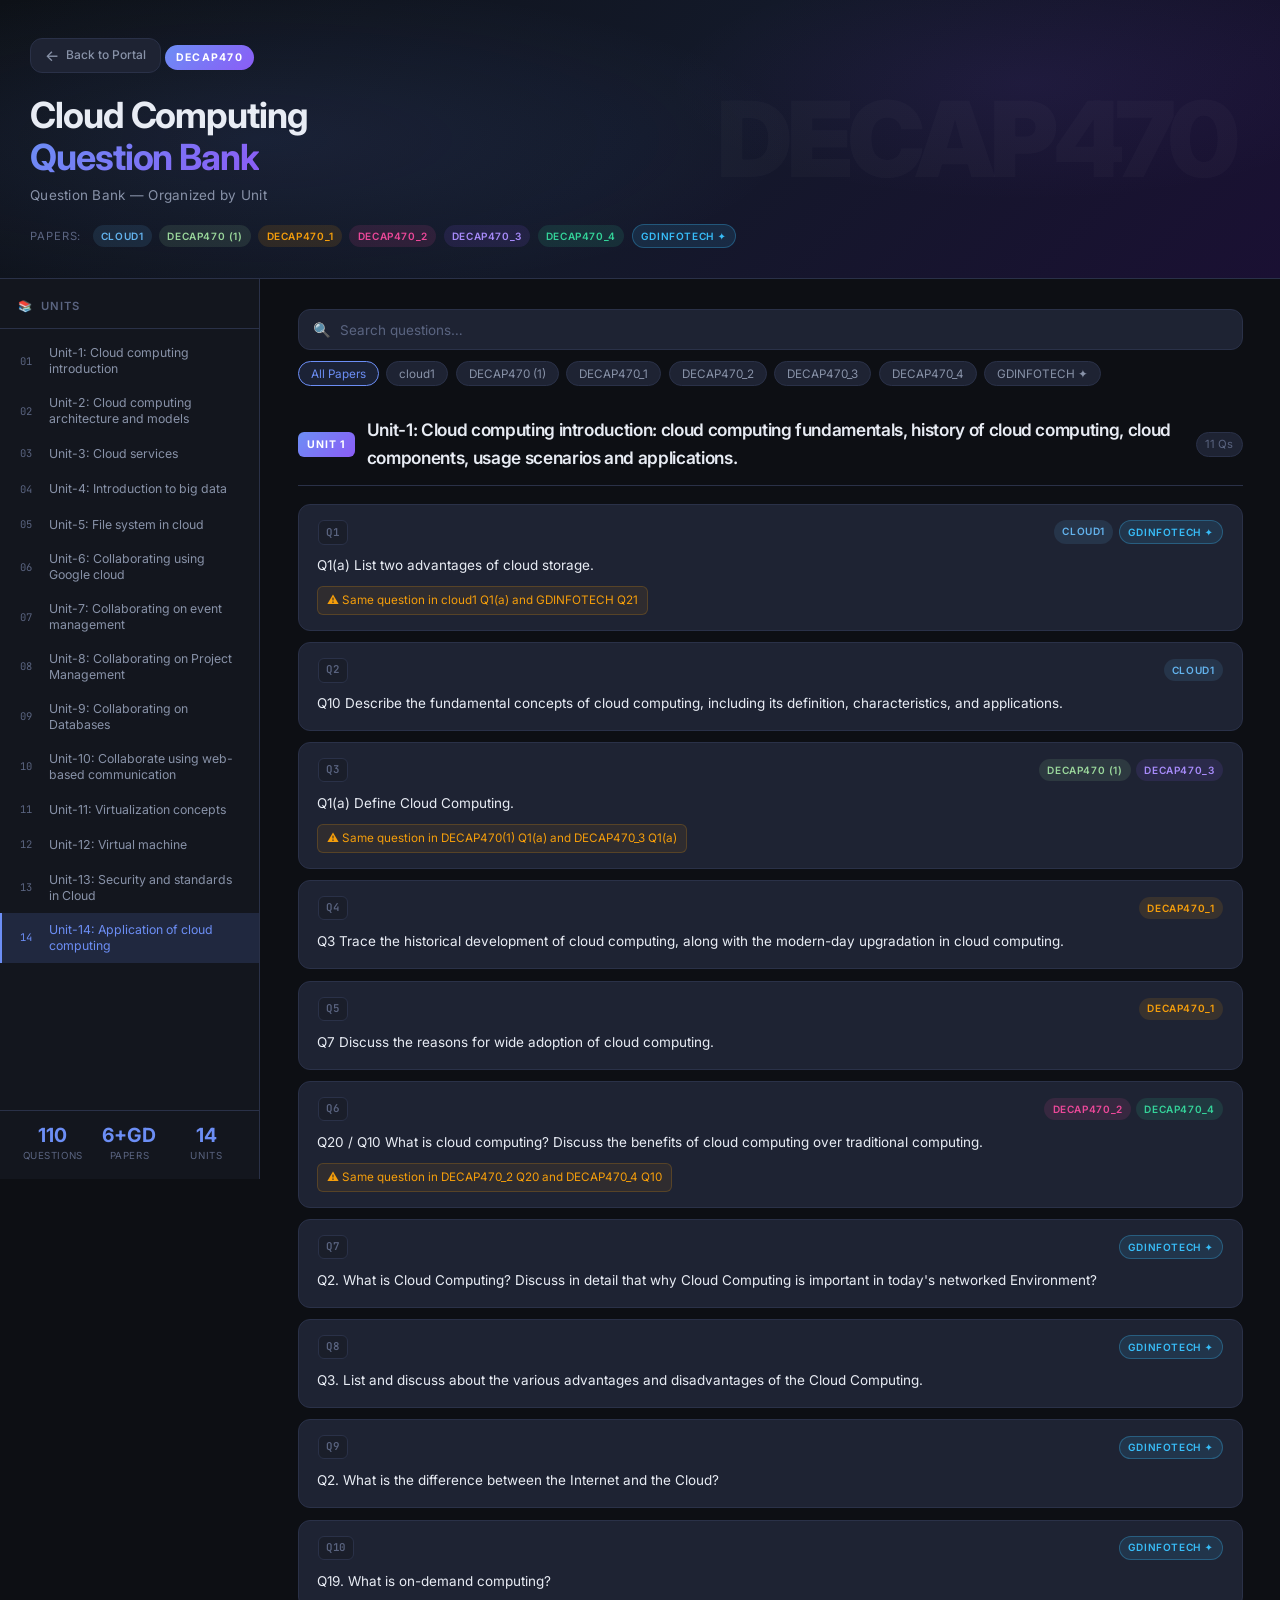
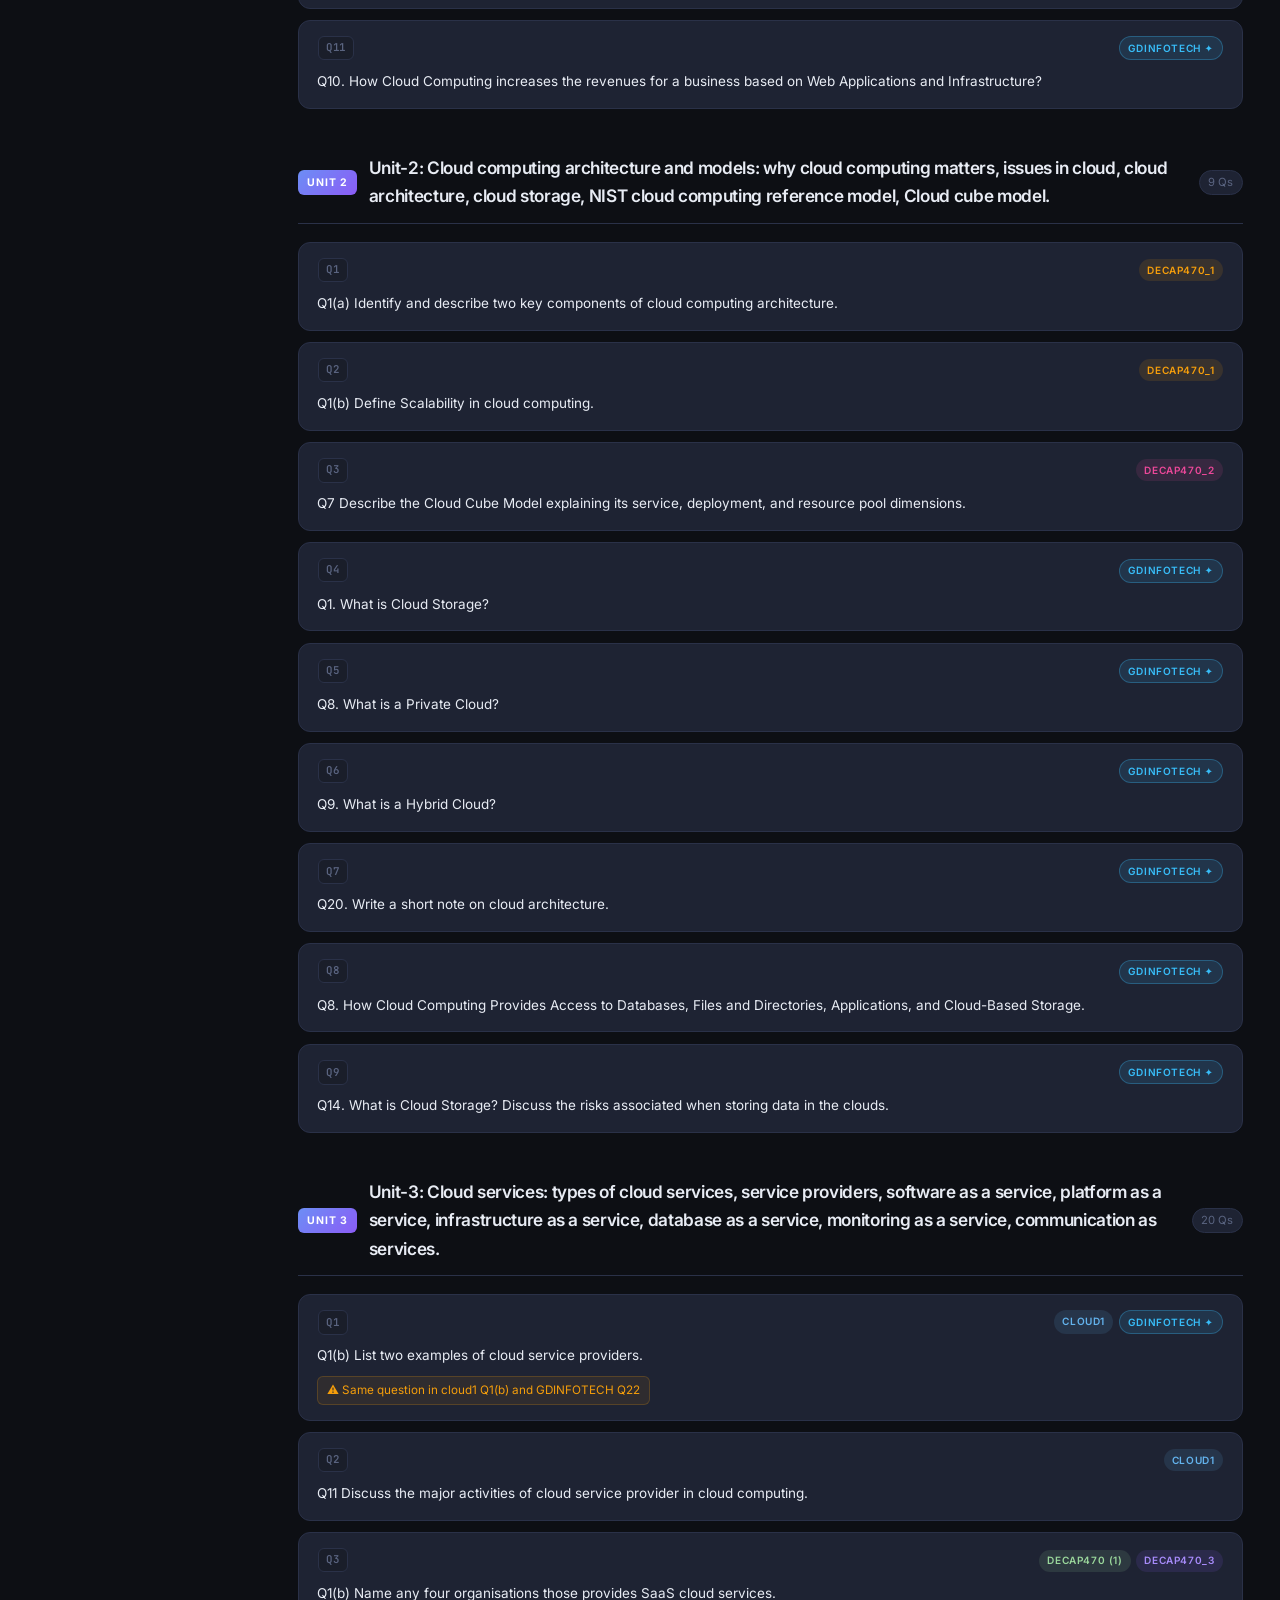
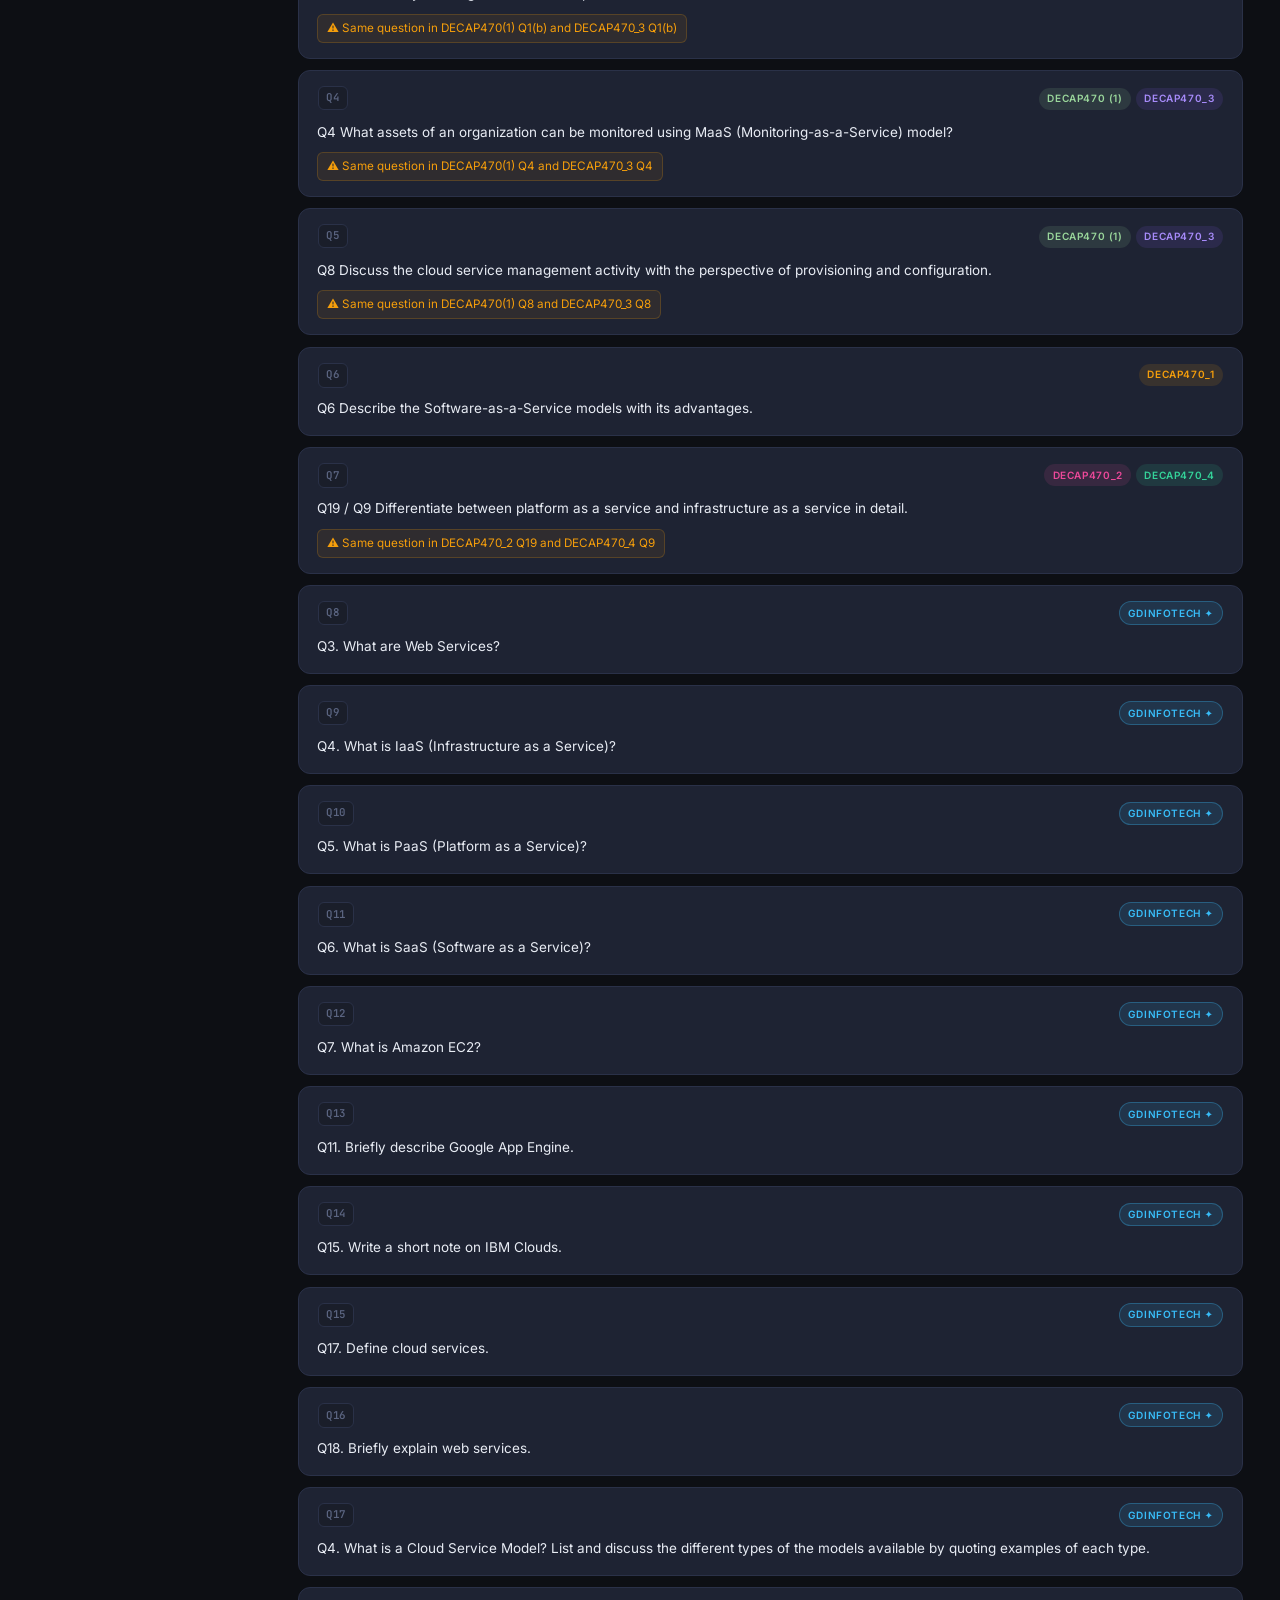
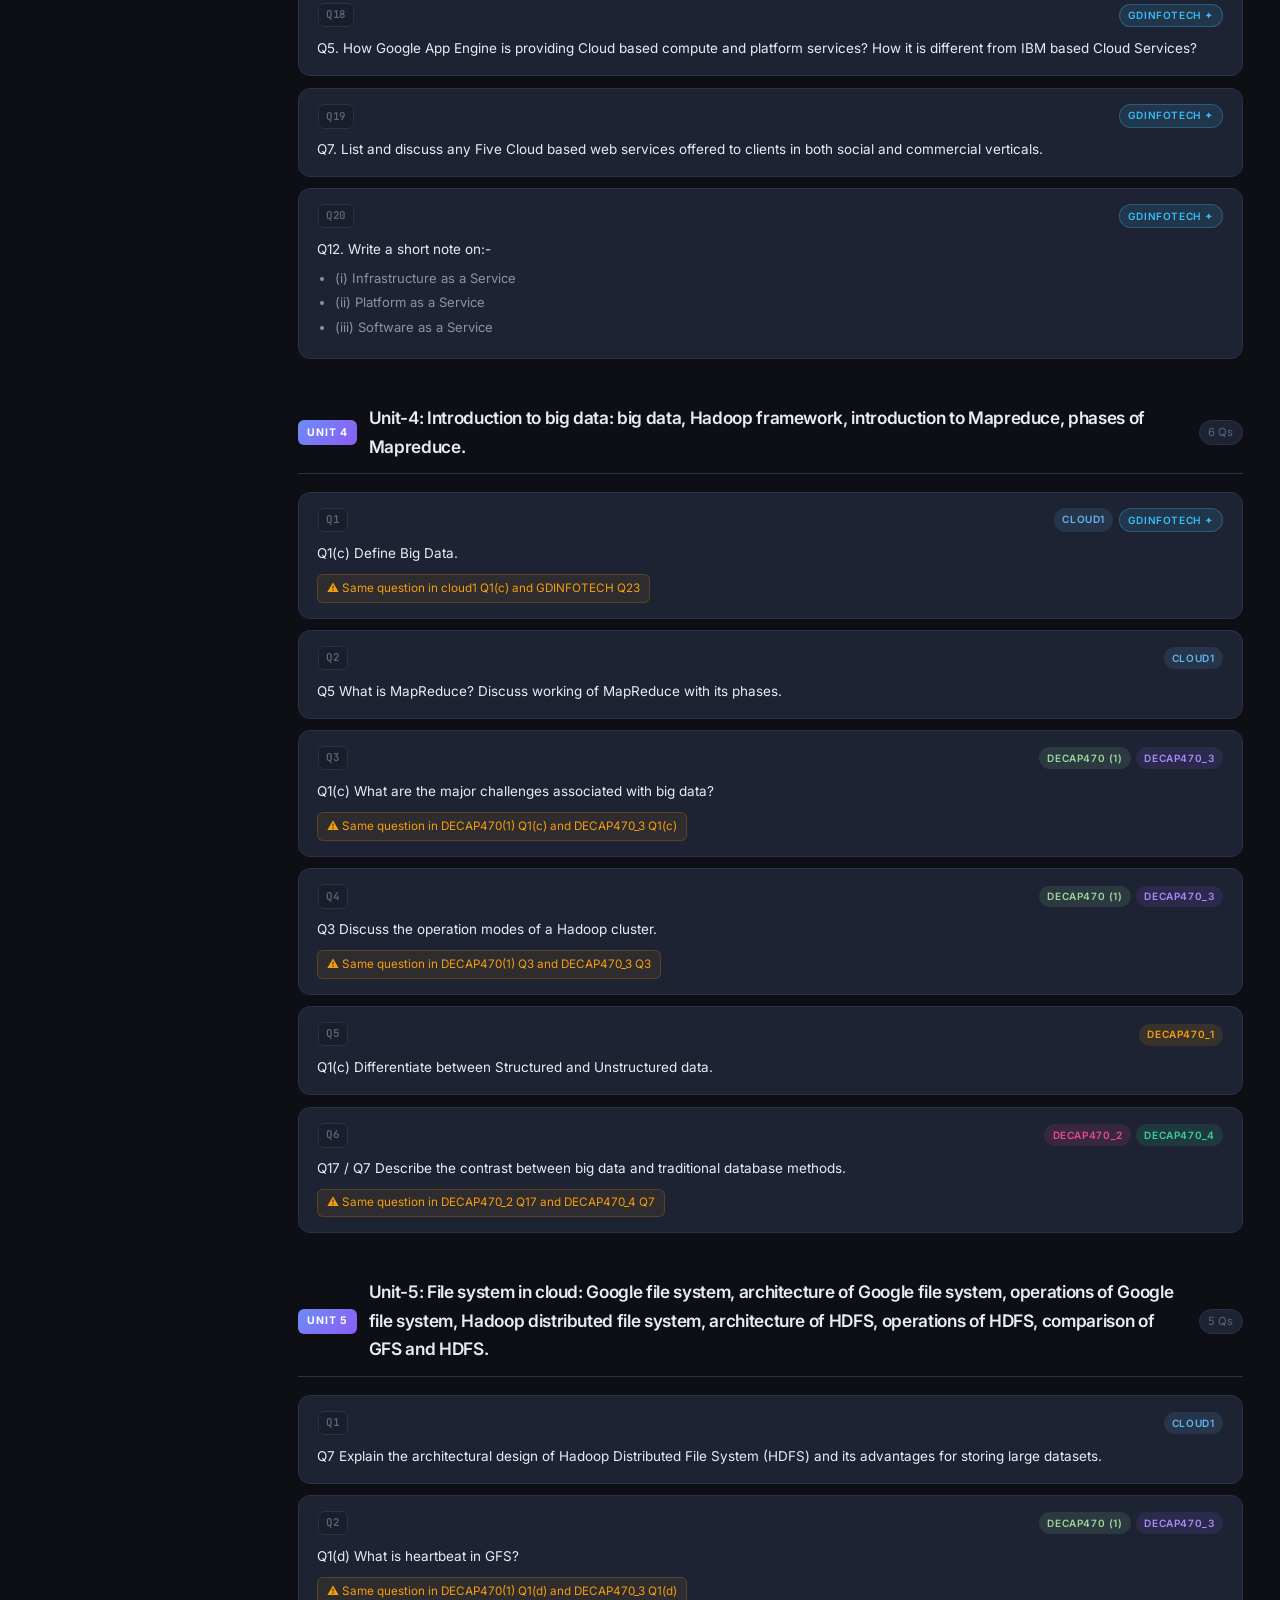
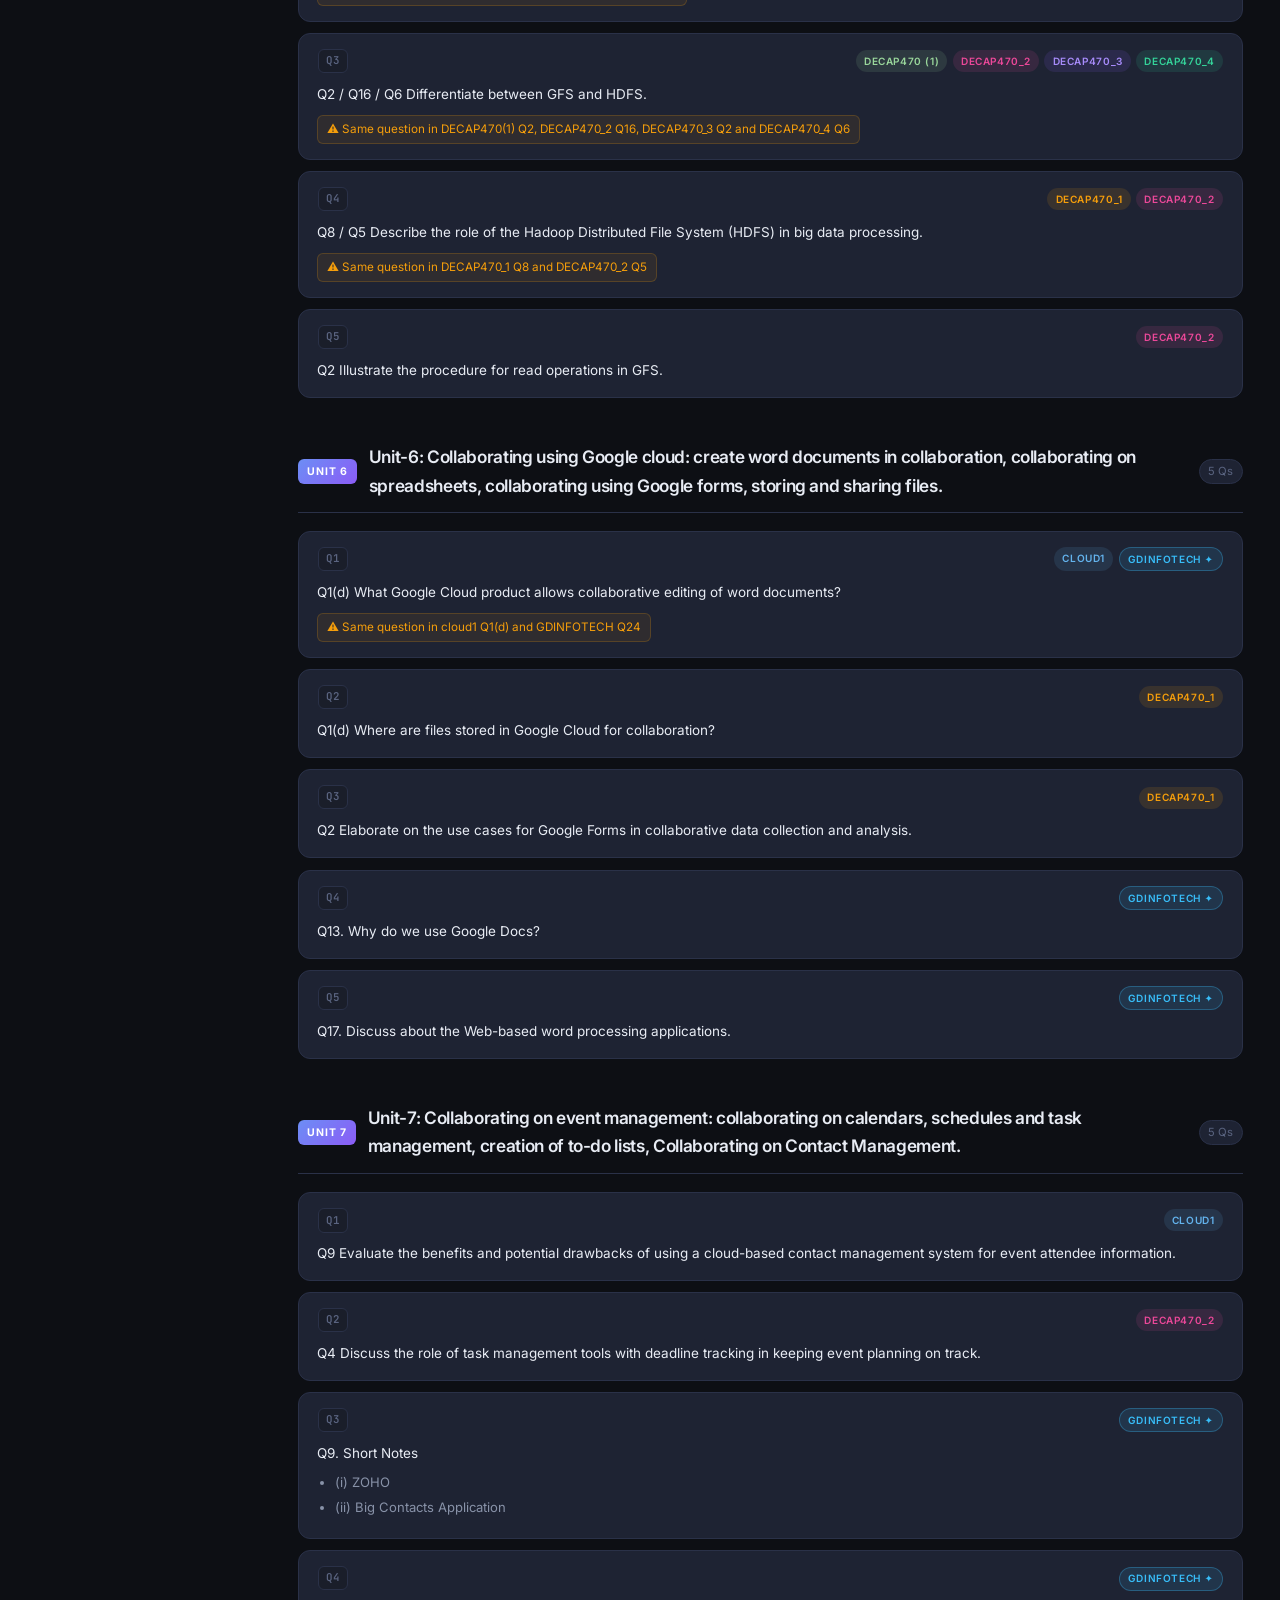
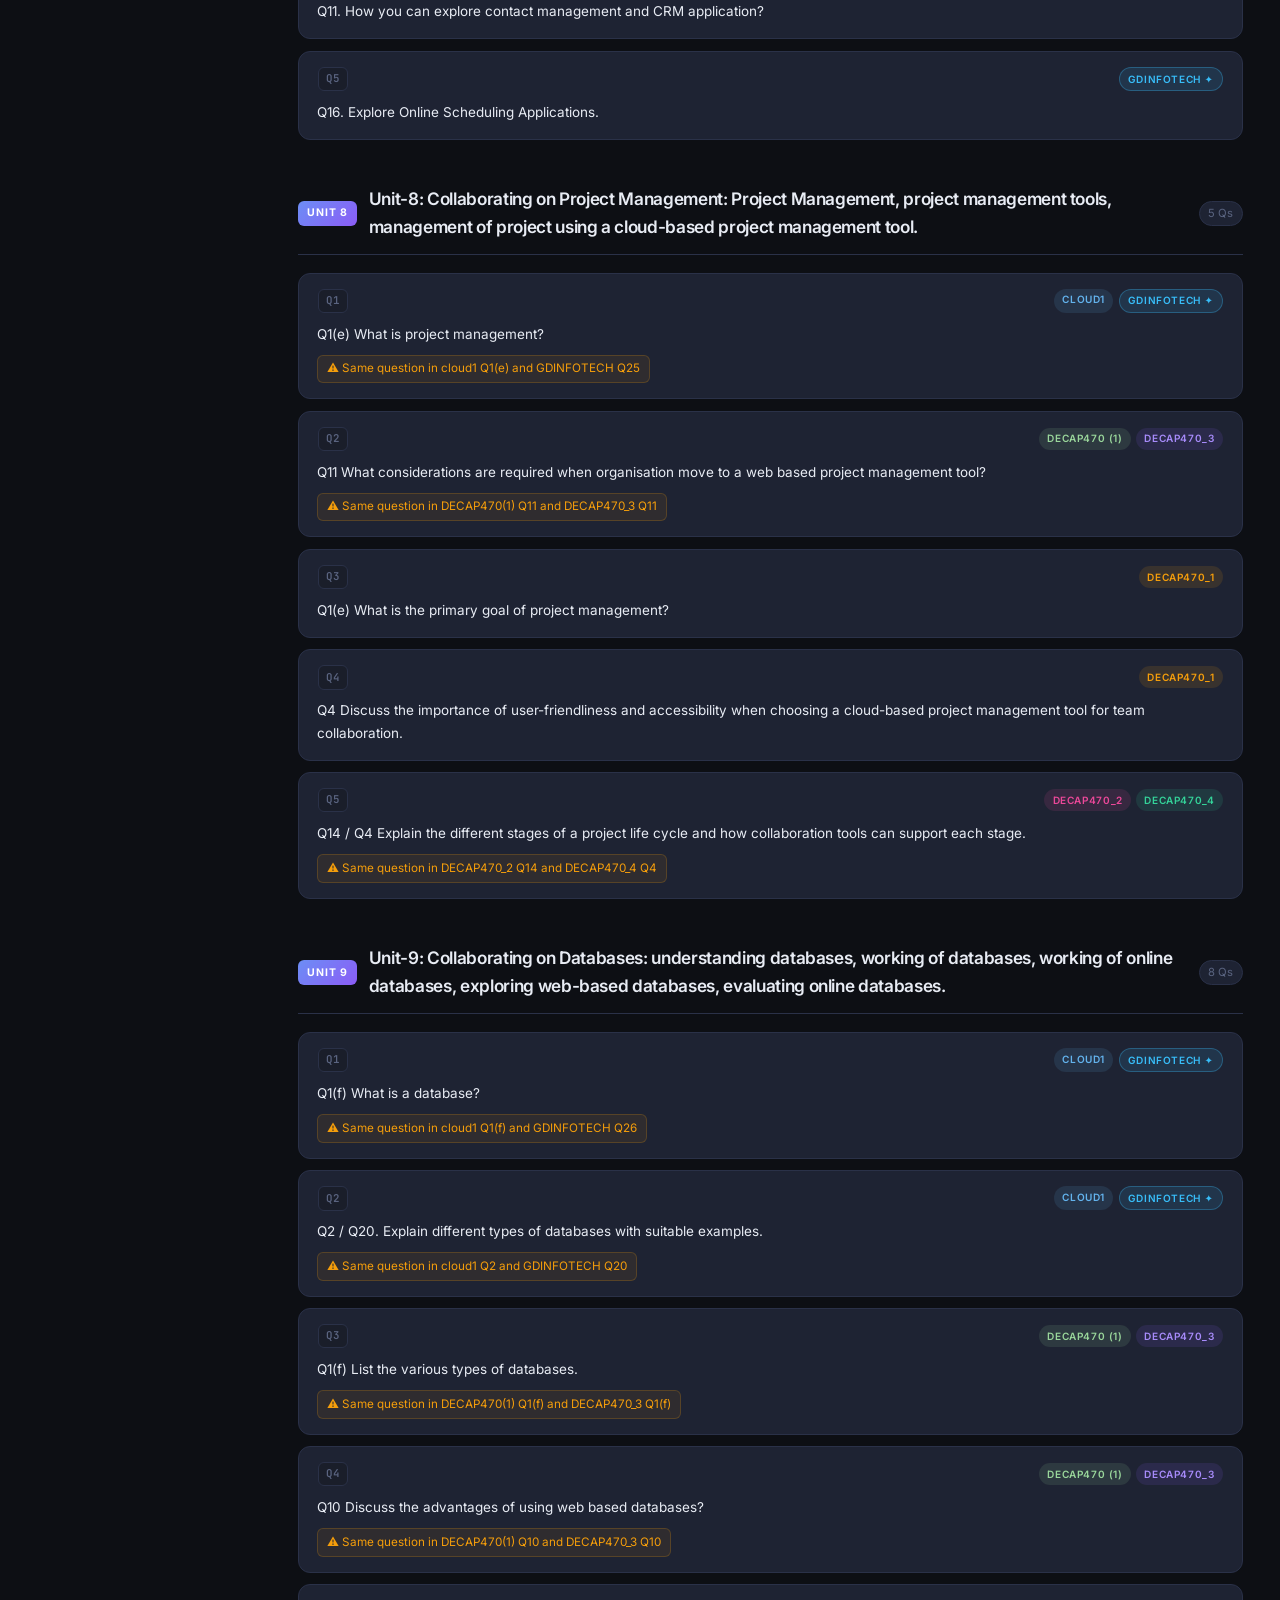
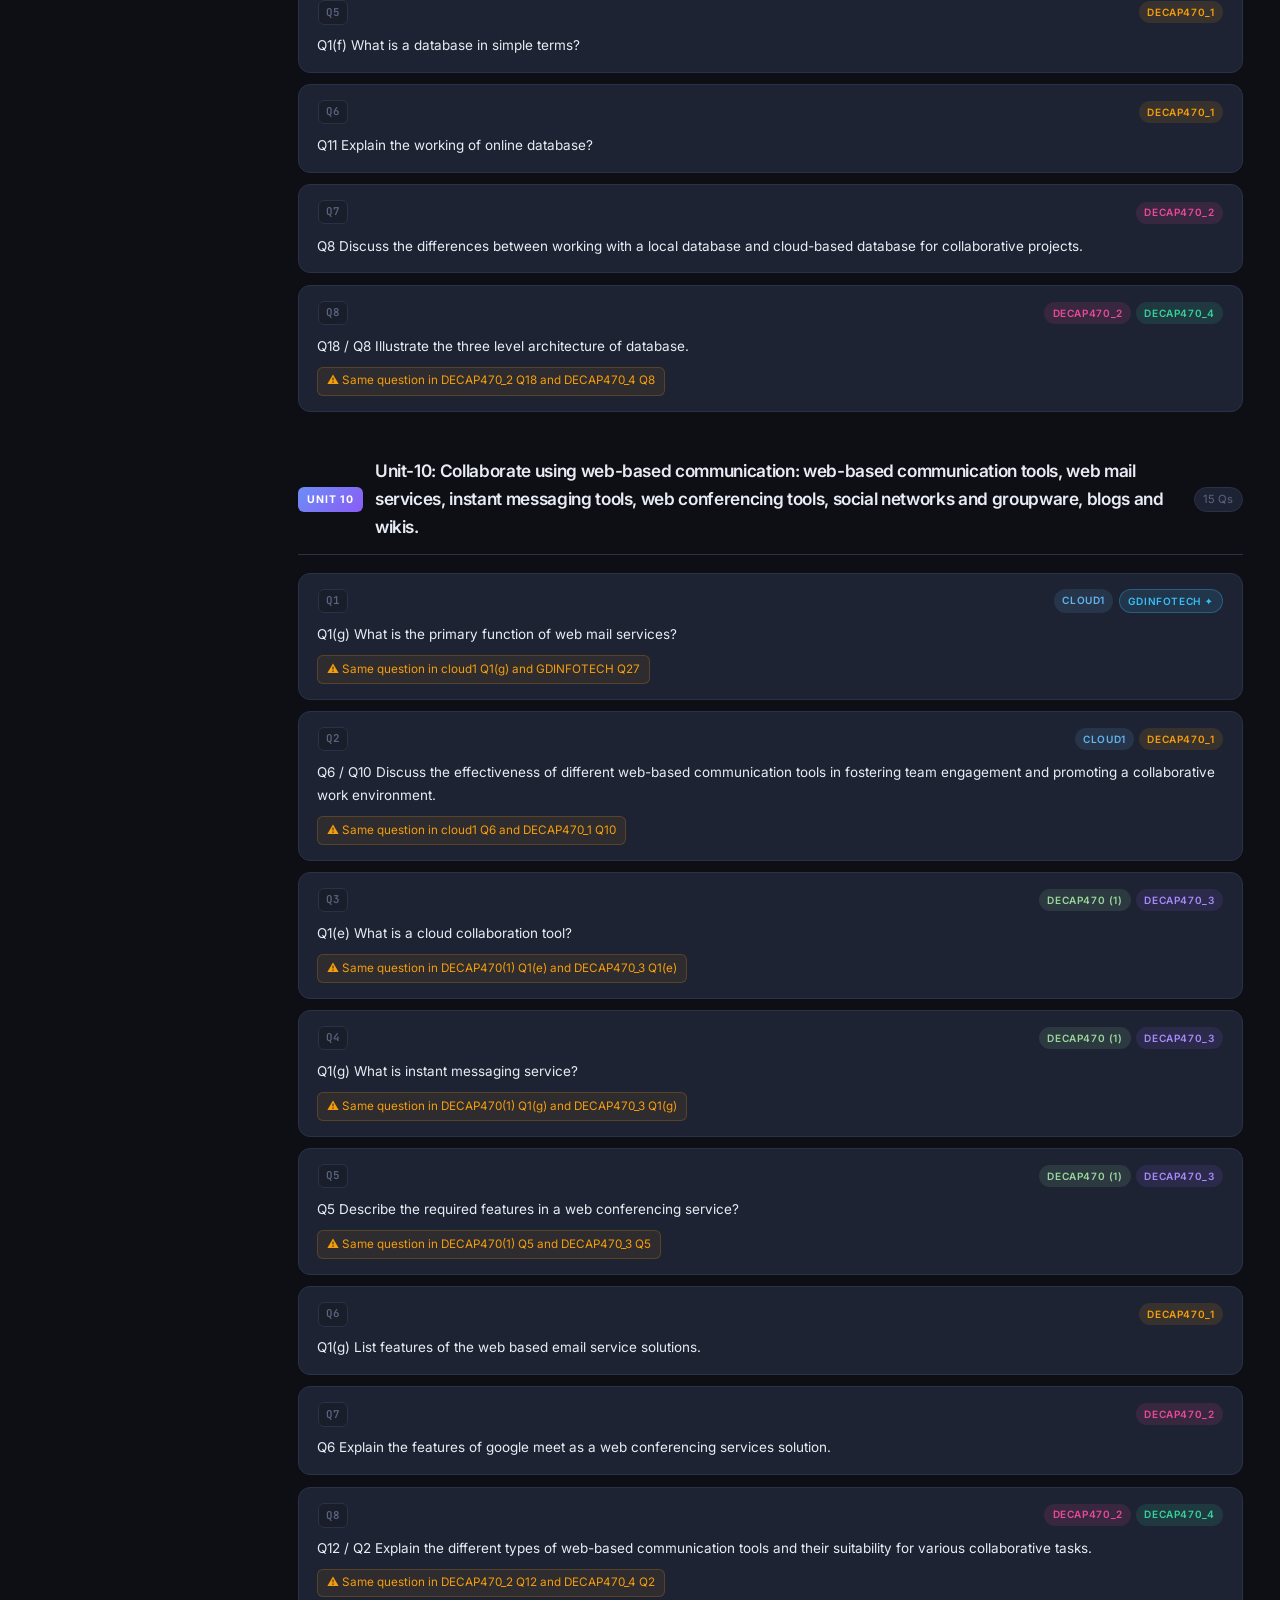
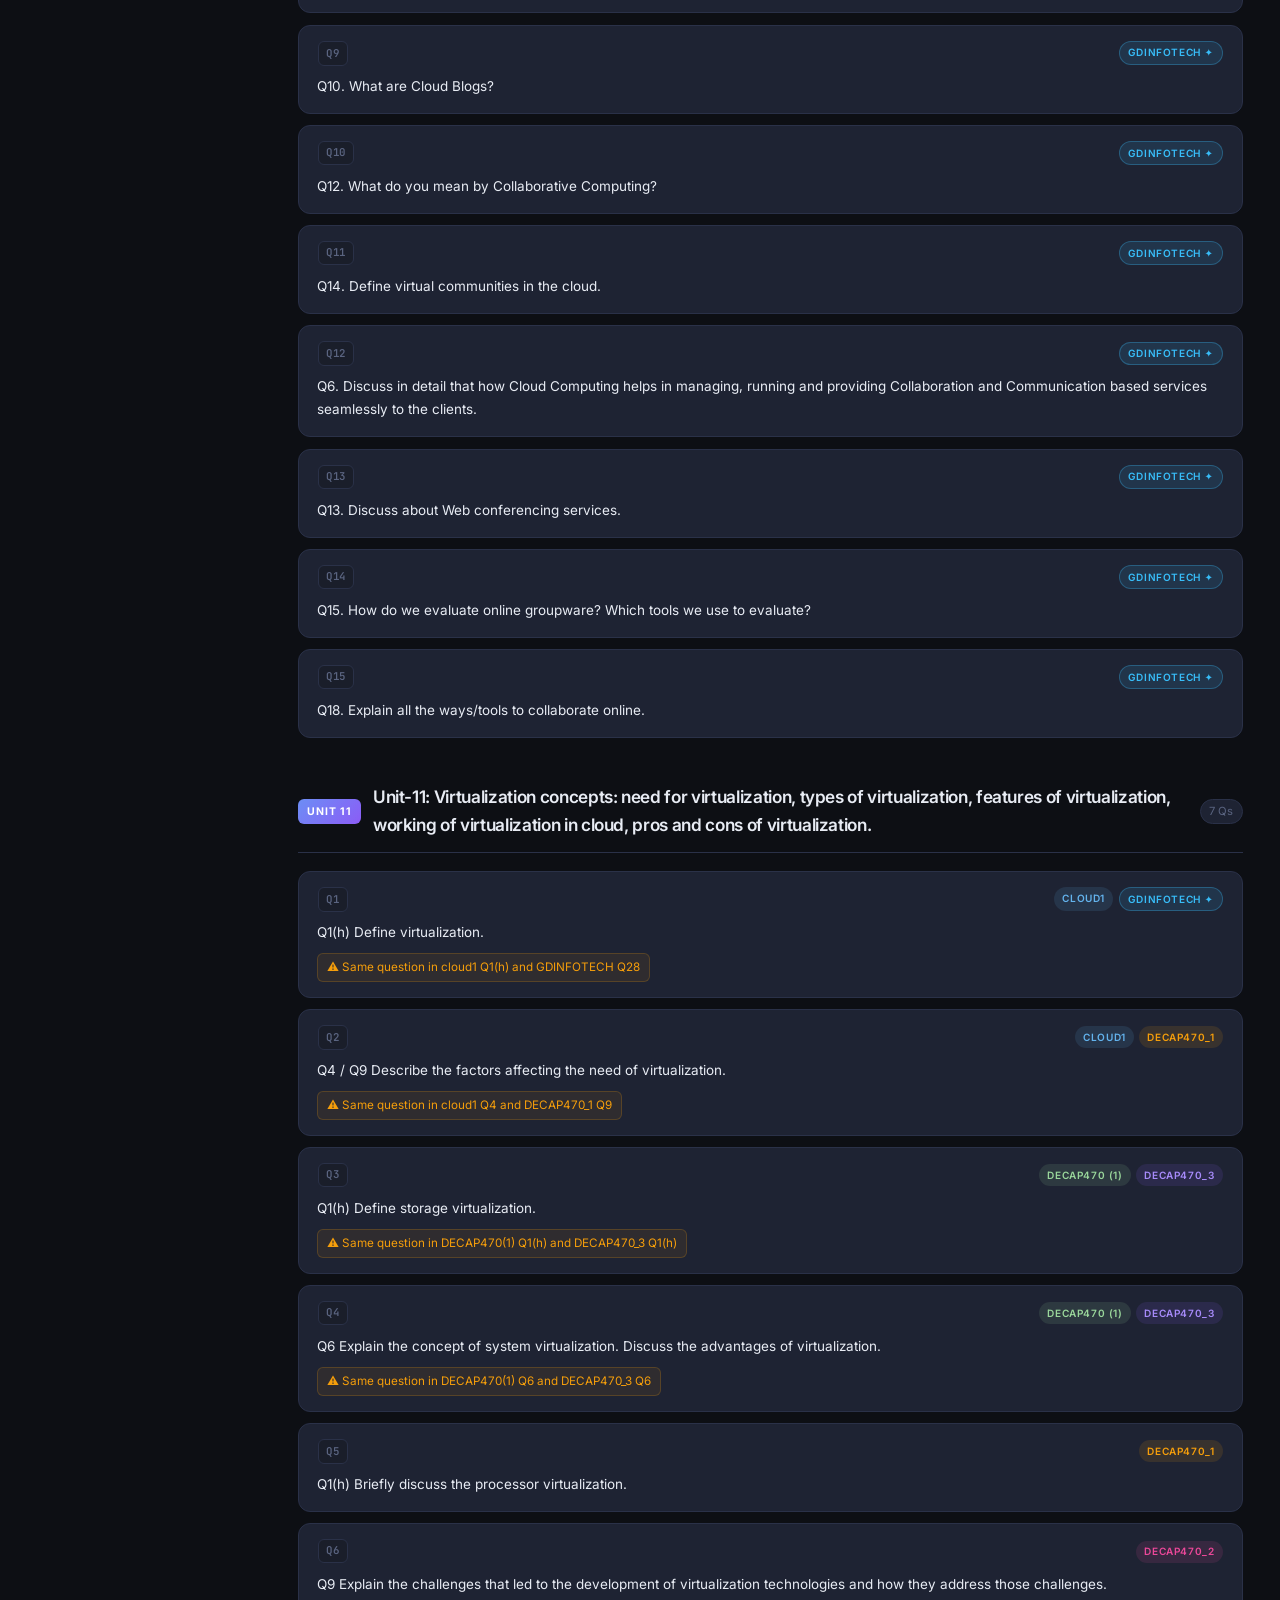
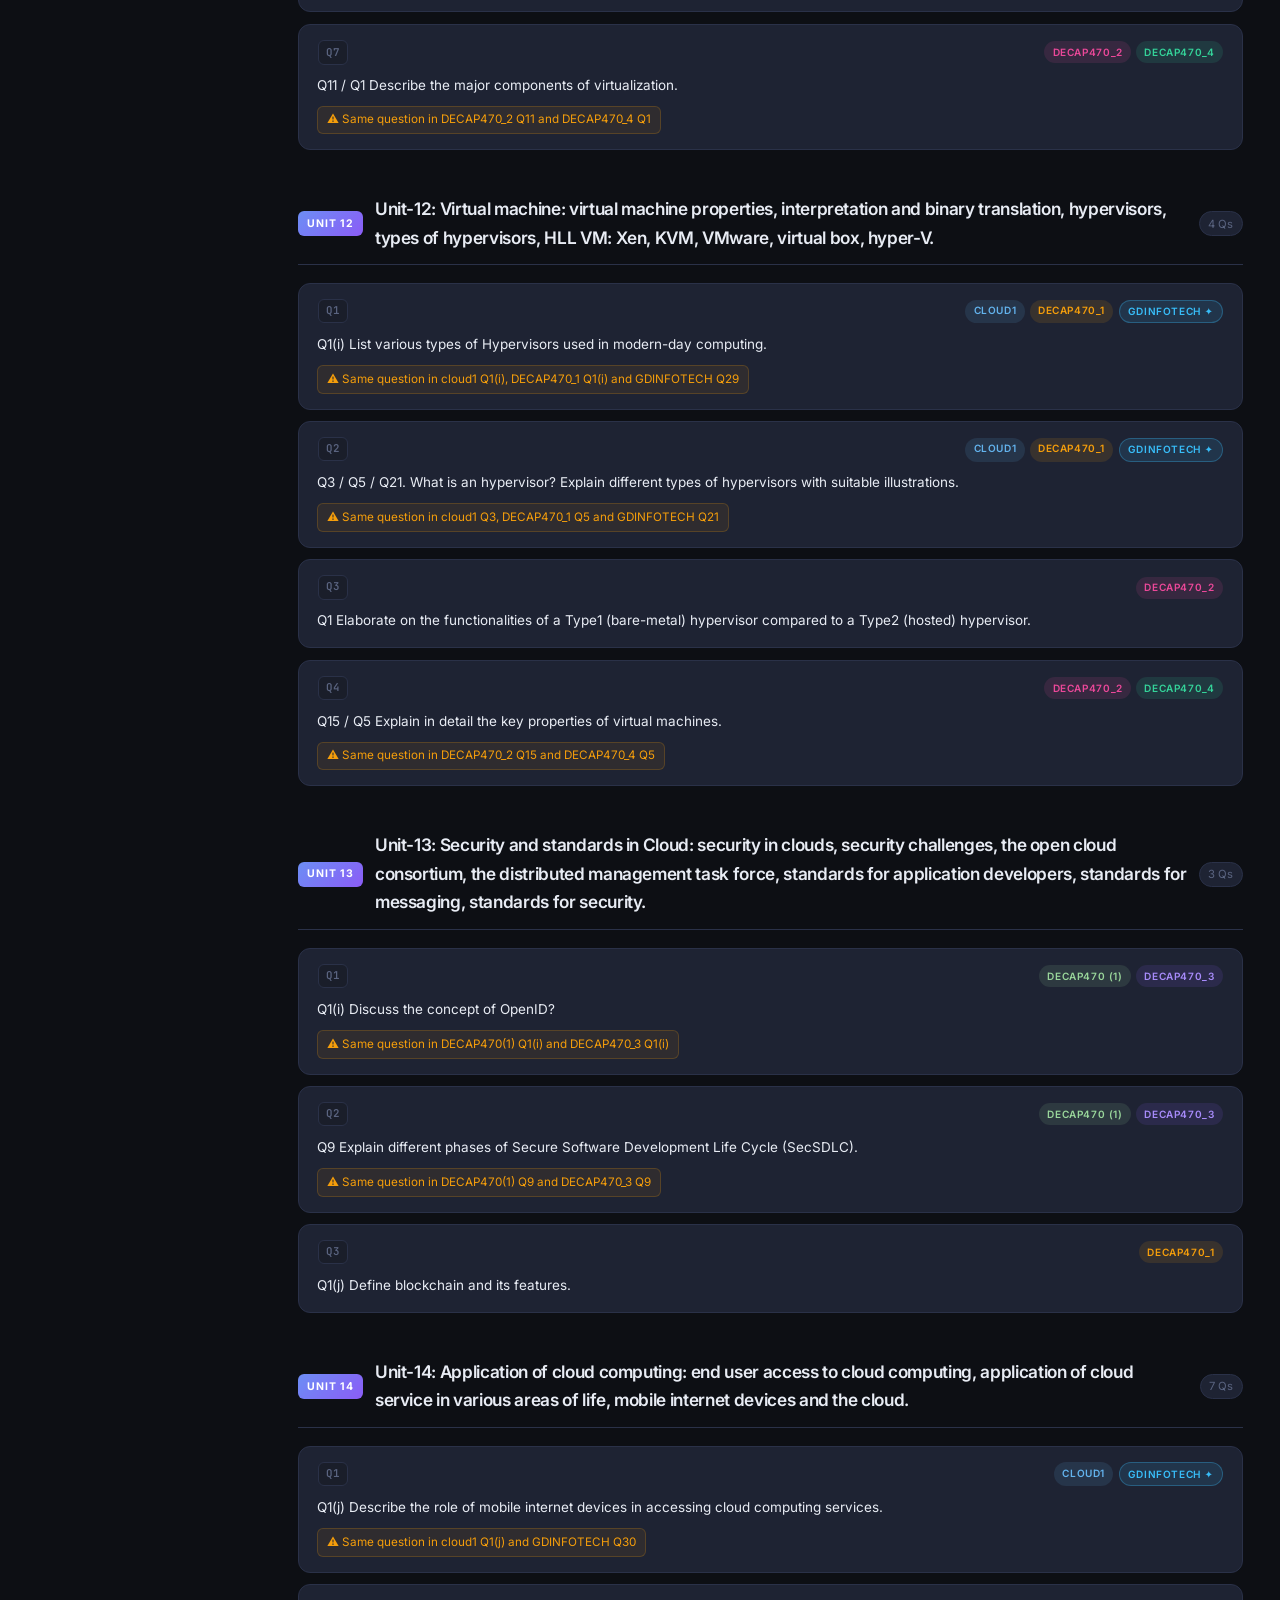
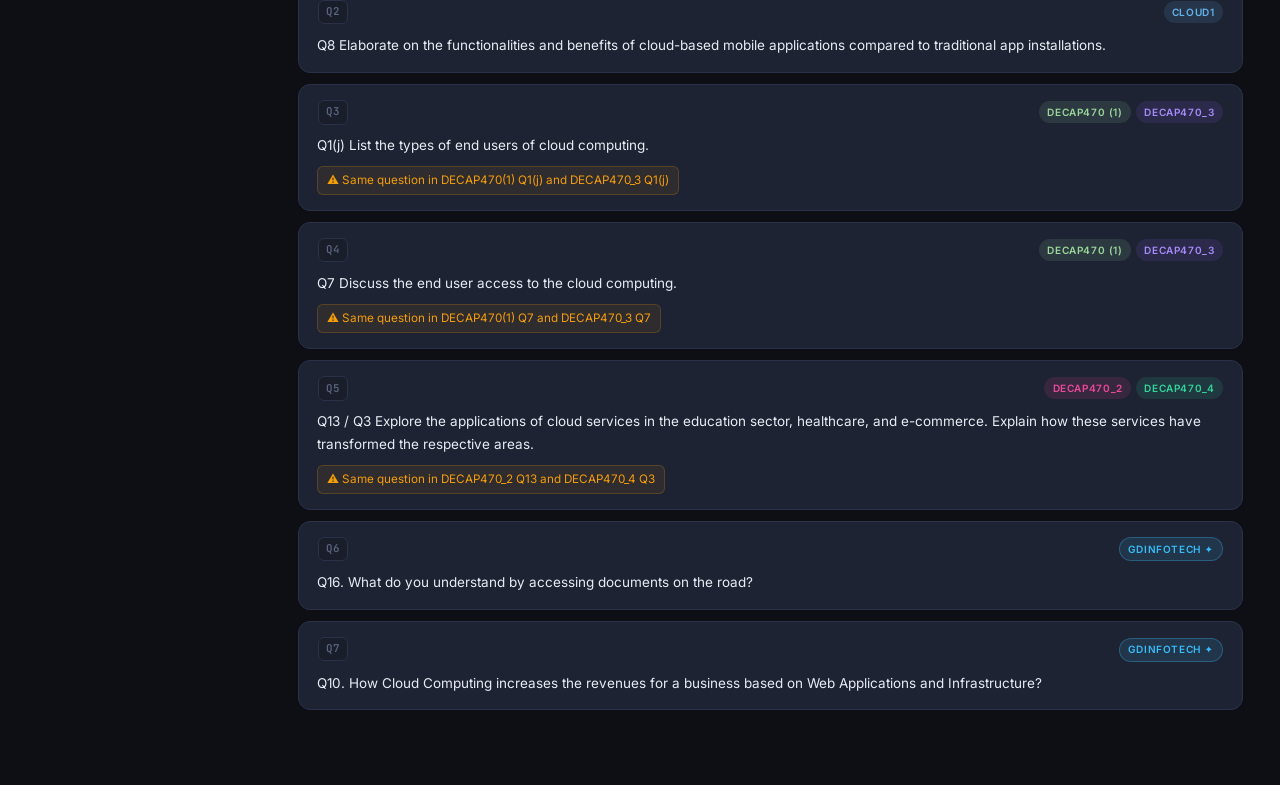
<file: Cloud/index.html>
<!DOCTYPE html>
<html lang="en">

<head>
  <meta charset="UTF-8" />
  <meta name="viewport" content="width=device-width, initial-scale=1.0" />
  <title>DECAP470 – Cloud Computing | Question Bank</title>
  <meta name="description"
    content="Organized question bank for DECAP470 Cloud Computing. All questions sorted by unit from multiple past papers." />
  <link rel="preconnect" href="https://fonts.googleapis.com" />
  <link rel="preconnect" href="https://fonts.gstatic.com" crossorigin />
  <link
    href="https://fonts.googleapis.com/css2?family=Inter:wght@300;400;500;600;700&family=JetBrains+Mono:wght@400;500&display=swap"
    rel="stylesheet" />
  <link rel="stylesheet" href="../style.css" />
  <style>
    /* Override watermark for Cloud Computing */
    .site-header::after {
      content: 'DECAP470';
    }

    /* Extra paper tag colors for p7 (GDINFOTECH) */
    :root {
      --tag-p7-bg: rgba(56, 189, 248, 0.12);
      --tag-p7-c: #38bdf8;
    }

    .tag-p7 {
      background: var(--tag-p7-bg);
      color: var(--tag-p7-c);
      border: 1px solid rgba(56, 189, 248, 0.3);
    }

    /* GDINFOTECH badge — sky-blue gold distinct glow */
    .tag-gdinfotech-indicator {
      display: inline-flex;
      align-items: center;
      gap: 4px;
      font-size: 0.65rem;
      font-weight: 700;
      letter-spacing: 0.04em;
      text-transform: uppercase;
      padding: 2px 7px;
      border-radius: 4px;
      background: rgba(56, 189, 248, 0.15);
      color: #38bdf8;
      border: 1px solid rgba(56, 189, 248, 0.45);
      margin-left: 4px;
    }
  </style>
</head>

<body>

  <!-- ===== HEADER ===== -->
  <header class="site-header">
    <div class="header-inner">
      <a href="../index.html" class="back-link">
        <span class="back-arrow">←</span> Back to Portal
      </a>
      <div class="header-badge">DECAP470</div>
      <h1 class="site-title">Cloud Computing<br><span>Question Bank</span></h1>
      <p class="site-subtitle">Question Bank — Organized by Unit</p>
      <div class="paper-legend">
        <span class="legend-label">Papers:</span>
        <span class="tag tag-p1">cloud1</span>
        <span class="tag tag-p2">DECAP470 (1)</span>
        <span class="tag tag-p3">DECAP470_1</span>
        <span class="tag tag-p4">DECAP470_2</span>
        <span class="tag tag-p5">DECAP470_3</span>
        <span class="tag tag-p6">DECAP470_4</span>
        <span class="tag tag-p7">GDINFOTECH ✦</span>
      </div>
    </div>
  </header>

  <!-- ===== SIDEBAR + MAIN LAYOUT ===== -->
  <div class="page-layout">

    <!-- Sidebar TOC -->
    <aside class="sidebar" id="sidebar">
      <div class="sidebar-header">
        <span class="sidebar-icon">📚</span>
        <span>Units</span>
      </div>
      <nav class="unit-nav" id="unitNav">
        <a href="#unit1" class="nav-item active" data-unit="1">
          <span class="nav-num">01</span>
          <span class="nav-text">Unit-1: Cloud computing introduction</span>
        </a>
        <a href="#unit2" class="nav-item" data-unit="2">
          <span class="nav-num">02</span>
          <span class="nav-text">Unit-2: Cloud computing architecture and models</span>
        </a>
        <a href="#unit3" class="nav-item" data-unit="3">
          <span class="nav-num">03</span>
          <span class="nav-text">Unit-3: Cloud services</span>
        </a>
        <a href="#unit4" class="nav-item" data-unit="4">
          <span class="nav-num">04</span>
          <span class="nav-text">Unit-4: Introduction to big data</span>
        </a>
        <a href="#unit5" class="nav-item" data-unit="5">
          <span class="nav-num">05</span>
          <span class="nav-text">Unit-5: File system in cloud</span>
        </a>
        <a href="#unit6" class="nav-item" data-unit="6">
          <span class="nav-num">06</span>
          <span class="nav-text">Unit-6: Collaborating using Google cloud</span>
        </a>
        <a href="#unit7" class="nav-item" data-unit="7">
          <span class="nav-num">07</span>
          <span class="nav-text">Unit-7: Collaborating on event management</span>
        </a>
        <a href="#unit8" class="nav-item" data-unit="8">
          <span class="nav-num">08</span>
          <span class="nav-text">Unit-8: Collaborating on Project Management</span>
        </a>
        <a href="#unit9" class="nav-item" data-unit="9">
          <span class="nav-num">09</span>
          <span class="nav-text">Unit-9: Collaborating on Databases</span>
        </a>
        <a href="#unit10" class="nav-item" data-unit="10">
          <span class="nav-num">10</span>
          <span class="nav-text">Unit-10: Collaborate using web-based communication</span>
        </a>
        <a href="#unit11" class="nav-item" data-unit="11">
          <span class="nav-num">11</span>
          <span class="nav-text">Unit-11: Virtualization concepts</span>
        </a>
        <a href="#unit12" class="nav-item" data-unit="12">
          <span class="nav-num">12</span>
          <span class="nav-text">Unit-12: Virtual machine</span>
        </a>
        <a href="#unit13" class="nav-item" data-unit="13">
          <span class="nav-num">13</span>
          <span class="nav-text">Unit-13: Security and standards in Cloud</span>
        </a>
        <a href="#unit14" class="nav-item" data-unit="14">
          <span class="nav-num">14</span>
          <span class="nav-text">Unit-14: Application of cloud computing</span>
        </a>
      </nav>

      <div class="sidebar-stats">
        <div class="stat-item">
          <span class="stat-num" id="totalQCount">0</span>
          <span class="stat-label">Questions</span>
        </div>
        <div class="stat-item">
          <span class="stat-num">6+GD</span>
          <span class="stat-label">Papers</span>
        </div>
        <div class="stat-item">
          <span class="stat-num">14</span>
          <span class="stat-label">Units</span>
        </div>
      </div>
    </aside>

    <!-- Main Content -->
    <main class="main-content" id="mainContent">

      <!-- Search Bar -->
      <div class="search-wrap">
        <div class="search-box">
          <span class="search-icon">🔍</span>
          <input type="text" id="searchInput" placeholder="Search questions…" autocomplete="off" />
          <button class="search-clear" id="searchClear" title="Clear">✕</button>
        </div>
        <div class="filter-chips" id="filterChips">
          <button class="chip active" data-filter="all">All Papers</button>
          <button class="chip" data-filter="p1">cloud1</button>
          <button class="chip" data-filter="p2">DECAP470 (1)</button>
          <button class="chip" data-filter="p3">DECAP470_1</button>
          <button class="chip" data-filter="p4">DECAP470_2</button>
          <button class="chip" data-filter="p5">DECAP470_3</button>
          <button class="chip" data-filter="p6">DECAP470_4</button>
          <button class="chip" data-filter="p7">GDINFOTECH ✦</button>
        </div>
      </div>

      <div id="noResults" class="no-results hidden">
        <span>🔎</span><br>No questions match your search.
      </div>

      <!-- ===================== UNIT 1 ===================== -->
      <section class="unit-section" id="unit1">
        <div class="unit-header">
          <div class="unit-badge">Unit 1</div>
          <h2 class="unit-title">Unit-1: Cloud computing introduction: cloud computing fundamentals, history of cloud computing, cloud components, usage scenarios and applications.</h2>
          <span class="unit-count" id="count-unit1"></span>
        </div>

        <div class="questions-grid">

          <!-- Q1 -->
          <div class="q-card" data-paper="p1 p7">
            <div class="q-meta">
              <span class="q-num">Q1</span>
              <div class="q-tags">
                <span class="tag tag-p1">cloud1</span>
                <span class="tag tag-p7">GDINFOTECH ✦</span>
              </div>
            </div>
            <div class="q-body">
              <p>Q1(a) List two advantages of cloud storage.</p>
            </div>
            <div class="q-repeat-note">⚠ Same question in cloud1 Q1(a) and GDINFOTECH Q21</div>
          </div>

          <!-- Q2 -->
          <div class="q-card" data-paper="p1">
            <div class="q-meta">
              <span class="q-num">Q2</span>
              <div class="q-tags">
                <span class="tag tag-p1">cloud1</span>
              </div>
            </div>
            <div class="q-body">
              <p>Q10 Describe the fundamental concepts of cloud computing, including its definition, characteristics, and applications.</p>
            </div>
          </div>

          <!-- Q3 -->
          <div class="q-card" data-paper="p2 p5">
            <div class="q-meta">
              <span class="q-num">Q3</span>
              <div class="q-tags">
                <span class="tag tag-p2">DECAP470 (1)</span>
                <span class="tag tag-p5">DECAP470_3</span>
              </div>
            </div>
            <div class="q-body">
              <p>Q1(a) Define Cloud Computing.</p>
            </div>
            <div class="q-repeat-note">⚠ Same question in DECAP470(1) Q1(a) and DECAP470_3 Q1(a)</div>
          </div>

          <!-- Q4 -->
          <div class="q-card" data-paper="p3">
            <div class="q-meta">
              <span class="q-num">Q4</span>
              <div class="q-tags">
                <span class="tag tag-p3">DECAP470_1</span>
              </div>
            </div>
            <div class="q-body">
              <p>Q3 Trace the historical development of cloud computing, along with the modern-day upgradation in cloud computing.</p>
            </div>
          </div>

          <!-- Q5 -->
          <div class="q-card" data-paper="p3">
            <div class="q-meta">
              <span class="q-num">Q5</span>
              <div class="q-tags">
                <span class="tag tag-p3">DECAP470_1</span>
              </div>
            </div>
            <div class="q-body">
              <p>Q7 Discuss the reasons for wide adoption of cloud computing.</p>
            </div>
          </div>

          <!-- Q6 -->
          <div class="q-card" data-paper="p4 p6">
            <div class="q-meta">
              <span class="q-num">Q6</span>
              <div class="q-tags">
                <span class="tag tag-p4">DECAP470_2</span>
                <span class="tag tag-p6">DECAP470_4</span>
              </div>
            </div>
            <div class="q-body">
              <p>Q20 / Q10 What is cloud computing? Discuss the benefits of cloud computing over traditional computing.</p>
            </div>
            <div class="q-repeat-note">⚠ Same question in DECAP470_2 Q20 and DECAP470_4 Q10</div>
          </div>

          <!-- Q7 GDINFOTECH -->
          <div class="q-card" data-paper="p7">
            <div class="q-meta">
              <span class="q-num">Q7</span>
              <div class="q-tags">
                <span class="tag tag-p7">GDINFOTECH ✦</span>
              </div>
            </div>
            <div class="q-body">
              <p>Q2. What is Cloud Computing? Discuss in detail that why Cloud Computing is important in today's networked Environment?</p>
            </div>
          </div>

          <!-- Q8 GDINFOTECH -->
          <div class="q-card" data-paper="p7">
            <div class="q-meta">
              <span class="q-num">Q8</span>
              <div class="q-tags">
                <span class="tag tag-p7">GDINFOTECH ✦</span>
              </div>
            </div>
            <div class="q-body">
              <p>Q3. List and discuss about the various advantages and disadvantages of the Cloud Computing.</p>
            </div>
          </div>

          <!-- Q9 GDINFOTECH -->
          <div class="q-card" data-paper="p7">
            <div class="q-meta">
              <span class="q-num">Q9</span>
              <div class="q-tags">
                <span class="tag tag-p7">GDINFOTECH ✦</span>
              </div>
            </div>
            <div class="q-body">
              <p>Q2. What is the difference between the Internet and the Cloud?</p>
            </div>
          </div>

          <!-- Q10 GDINFOTECH -->
          <div class="q-card" data-paper="p7">
            <div class="q-meta">
              <span class="q-num">Q10</span>
              <div class="q-tags">
                <span class="tag tag-p7">GDINFOTECH ✦</span>
              </div>
            </div>
            <div class="q-body">
              <p>Q19. What is on-demand computing?</p>
            </div>
          </div>

          <!-- Q11 GDINFOTECH -->
          <div class="q-card" data-paper="p7">
            <div class="q-meta">
              <span class="q-num">Q11</span>
              <div class="q-tags">
                <span class="tag tag-p7">GDINFOTECH ✦</span>
              </div>
            </div>
            <div class="q-body">
              <p>Q10. How Cloud Computing increases the revenues for a business based on Web Applications and Infrastructure?</p>
            </div>
          </div>

        </div><!-- /questions-grid -->
      </section>

      <!-- ===================== UNIT 2 ===================== -->
      <section class="unit-section" id="unit2">
        <div class="unit-header">
          <div class="unit-badge">Unit 2</div>
          <h2 class="unit-title">Unit-2: Cloud computing architecture and models: why cloud computing matters, issues in cloud, cloud architecture, cloud storage, NIST cloud computing reference model, Cloud cube model.</h2>
          <span class="unit-count" id="count-unit2"></span>
        </div>

        <div class="questions-grid">

          <!-- Q1 -->
          <div class="q-card" data-paper="p3">
            <div class="q-meta">
              <span class="q-num">Q1</span>
              <div class="q-tags">
                <span class="tag tag-p3">DECAP470_1</span>
              </div>
            </div>
            <div class="q-body">
              <p>Q1(a) Identify and describe two key components of cloud computing architecture.</p>
            </div>
          </div>

          <!-- Q2 -->
          <div class="q-card" data-paper="p3">
            <div class="q-meta">
              <span class="q-num">Q2</span>
              <div class="q-tags">
                <span class="tag tag-p3">DECAP470_1</span>
              </div>
            </div>
            <div class="q-body">
              <p>Q1(b) Define Scalability in cloud computing.</p>
            </div>
          </div>

          <!-- Q3 -->
          <div class="q-card" data-paper="p4">
            <div class="q-meta">
              <span class="q-num">Q3</span>
              <div class="q-tags">
                <span class="tag tag-p4">DECAP470_2</span>
              </div>
            </div>
            <div class="q-body">
              <p>Q7 Describe the Cloud Cube Model explaining its service, deployment, and resource pool dimensions.</p>
            </div>
          </div>

          <!-- Q4 GDINFOTECH -->
          <div class="q-card" data-paper="p7">
            <div class="q-meta">
              <span class="q-num">Q4</span>
              <div class="q-tags">
                <span class="tag tag-p7">GDINFOTECH ✦</span>
              </div>
            </div>
            <div class="q-body">
              <p>Q1. What is Cloud Storage?</p>
            </div>
          </div>

          <!-- Q5 GDINFOTECH -->
          <div class="q-card" data-paper="p7">
            <div class="q-meta">
              <span class="q-num">Q5</span>
              <div class="q-tags">
                <span class="tag tag-p7">GDINFOTECH ✦</span>
              </div>
            </div>
            <div class="q-body">
              <p>Q8. What is a Private Cloud?</p>
            </div>
          </div>

          <!-- Q6 GDINFOTECH -->
          <div class="q-card" data-paper="p7">
            <div class="q-meta">
              <span class="q-num">Q6</span>
              <div class="q-tags">
                <span class="tag tag-p7">GDINFOTECH ✦</span>
              </div>
            </div>
            <div class="q-body">
              <p>Q9. What is a Hybrid Cloud?</p>
            </div>
          </div>

          <!-- Q7 GDINFOTECH -->
          <div class="q-card" data-paper="p7">
            <div class="q-meta">
              <span class="q-num">Q7</span>
              <div class="q-tags">
                <span class="tag tag-p7">GDINFOTECH ✦</span>
              </div>
            </div>
            <div class="q-body">
              <p>Q20. Write a short note on cloud architecture.</p>
            </div>
          </div>

          <!-- Q8 GDINFOTECH -->
          <div class="q-card" data-paper="p7">
            <div class="q-meta">
              <span class="q-num">Q8</span>
              <div class="q-tags">
                <span class="tag tag-p7">GDINFOTECH ✦</span>
              </div>
            </div>
            <div class="q-body">
              <p>Q8. How Cloud Computing Provides Access to Databases, Files and Directories, Applications, and Cloud-Based Storage.</p>
            </div>
          </div>

          <!-- Q9 GDINFOTECH -->
          <div class="q-card" data-paper="p7">
            <div class="q-meta">
              <span class="q-num">Q9</span>
              <div class="q-tags">
                <span class="tag tag-p7">GDINFOTECH ✦</span>
              </div>
            </div>
            <div class="q-body">
              <p>Q14. What is Cloud Storage? Discuss the risks associated when storing data in the clouds.</p>
            </div>
          </div>

        </div><!-- /questions-grid -->
      </section>

      <!-- ===================== UNIT 3 ===================== -->
      <section class="unit-section" id="unit3">
        <div class="unit-header">
          <div class="unit-badge">Unit 3</div>
          <h2 class="unit-title">Unit-3: Cloud services: types of cloud services, service providers, software as a service, platform as a service, infrastructure as a service, database as a service, monitoring as a service, communication as services.</h2>
          <span class="unit-count" id="count-unit3"></span>
        </div>

        <div class="questions-grid">

          <!-- Q1 -->
          <div class="q-card" data-paper="p1 p7">
            <div class="q-meta">
              <span class="q-num">Q1</span>
              <div class="q-tags">
                <span class="tag tag-p1">cloud1</span>
                <span class="tag tag-p7">GDINFOTECH ✦</span>
              </div>
            </div>
            <div class="q-body">
              <p>Q1(b) List two examples of cloud service providers.</p>
            </div>
            <div class="q-repeat-note">⚠ Same question in cloud1 Q1(b) and GDINFOTECH Q22</div>
          </div>

          <!-- Q2 -->
          <div class="q-card" data-paper="p1">
            <div class="q-meta">
              <span class="q-num">Q2</span>
              <div class="q-tags">
                <span class="tag tag-p1">cloud1</span>
              </div>
            </div>
            <div class="q-body">
              <p>Q11 Discuss the major activities of cloud service provider in cloud computing.</p>
            </div>
          </div>

          <!-- Q3 -->
          <div class="q-card" data-paper="p2 p5">
            <div class="q-meta">
              <span class="q-num">Q3</span>
              <div class="q-tags">
                <span class="tag tag-p2">DECAP470 (1)</span>
                <span class="tag tag-p5">DECAP470_3</span>
              </div>
            </div>
            <div class="q-body">
              <p>Q1(b) Name any four organisations those provides SaaS cloud services.</p>
            </div>
            <div class="q-repeat-note">⚠ Same question in DECAP470(1) Q1(b) and DECAP470_3 Q1(b)</div>
          </div>

          <!-- Q4 -->
          <div class="q-card" data-paper="p2 p5">
            <div class="q-meta">
              <span class="q-num">Q4</span>
              <div class="q-tags">
                <span class="tag tag-p2">DECAP470 (1)</span>
                <span class="tag tag-p5">DECAP470_3</span>
              </div>
            </div>
            <div class="q-body">
              <p>Q4 What assets of an organization can be monitored using MaaS (Monitoring-as-a-Service) model?</p>
            </div>
            <div class="q-repeat-note">⚠ Same question in DECAP470(1) Q4 and DECAP470_3 Q4</div>
          </div>

          <!-- Q5 -->
          <div class="q-card" data-paper="p2 p5">
            <div class="q-meta">
              <span class="q-num">Q5</span>
              <div class="q-tags">
                <span class="tag tag-p2">DECAP470 (1)</span>
                <span class="tag tag-p5">DECAP470_3</span>
              </div>
            </div>
            <div class="q-body">
              <p>Q8 Discuss the cloud service management activity with the perspective of provisioning and configuration.</p>
            </div>
            <div class="q-repeat-note">⚠ Same question in DECAP470(1) Q8 and DECAP470_3 Q8</div>
          </div>

          <!-- Q6 -->
          <div class="q-card" data-paper="p3">
            <div class="q-meta">
              <span class="q-num">Q6</span>
              <div class="q-tags">
                <span class="tag tag-p3">DECAP470_1</span>
              </div>
            </div>
            <div class="q-body">
              <p>Q6 Describe the Software-as-a-Service models with its advantages.</p>
            </div>
          </div>

          <!-- Q7 -->
          <div class="q-card" data-paper="p4 p6">
            <div class="q-meta">
              <span class="q-num">Q7</span>
              <div class="q-tags">
                <span class="tag tag-p4">DECAP470_2</span>
                <span class="tag tag-p6">DECAP470_4</span>
              </div>
            </div>
            <div class="q-body">
              <p>Q19 / Q9 Differentiate between platform as a service and infrastructure as a service in detail.</p>
            </div>
            <div class="q-repeat-note">⚠ Same question in DECAP470_2 Q19 and DECAP470_4 Q9</div>
          </div>

          <!-- Q8 GDINFOTECH -->
          <div class="q-card" data-paper="p7">
            <div class="q-meta">
              <span class="q-num">Q8</span>
              <div class="q-tags">
                <span class="tag tag-p7">GDINFOTECH ✦</span>
              </div>
            </div>
            <div class="q-body">
              <p>Q3. What are Web Services?</p>
            </div>
          </div>

          <!-- Q9 GDINFOTECH -->
          <div class="q-card" data-paper="p7">
            <div class="q-meta">
              <span class="q-num">Q9</span>
              <div class="q-tags">
                <span class="tag tag-p7">GDINFOTECH ✦</span>
              </div>
            </div>
            <div class="q-body">
              <p>Q4. What is IaaS (Infrastructure as a Service)?</p>
            </div>
          </div>

          <!-- Q10 GDINFOTECH -->
          <div class="q-card" data-paper="p7">
            <div class="q-meta">
              <span class="q-num">Q10</span>
              <div class="q-tags">
                <span class="tag tag-p7">GDINFOTECH ✦</span>
              </div>
            </div>
            <div class="q-body">
              <p>Q5. What is PaaS (Platform as a Service)?</p>
            </div>
          </div>

          <!-- Q11 GDINFOTECH -->
          <div class="q-card" data-paper="p7">
            <div class="q-meta">
              <span class="q-num">Q11</span>
              <div class="q-tags">
                <span class="tag tag-p7">GDINFOTECH ✦</span>
              </div>
            </div>
            <div class="q-body">
              <p>Q6. What is SaaS (Software as a Service)?</p>
            </div>
          </div>

          <!-- Q12 GDINFOTECH -->
          <div class="q-card" data-paper="p7">
            <div class="q-meta">
              <span class="q-num">Q12</span>
              <div class="q-tags">
                <span class="tag tag-p7">GDINFOTECH ✦</span>
              </div>
            </div>
            <div class="q-body">
              <p>Q7. What is Amazon EC2?</p>
            </div>
          </div>

          <!-- Q13 GDINFOTECH -->
          <div class="q-card" data-paper="p7">
            <div class="q-meta">
              <span class="q-num">Q13</span>
              <div class="q-tags">
                <span class="tag tag-p7">GDINFOTECH ✦</span>
              </div>
            </div>
            <div class="q-body">
              <p>Q11. Briefly describe Google App Engine.</p>
            </div>
          </div>

          <!-- Q14 GDINFOTECH -->
          <div class="q-card" data-paper="p7">
            <div class="q-meta">
              <span class="q-num">Q14</span>
              <div class="q-tags">
                <span class="tag tag-p7">GDINFOTECH ✦</span>
              </div>
            </div>
            <div class="q-body">
              <p>Q15. Write a short note on IBM Clouds.</p>
            </div>
          </div>

          <!-- Q15 GDINFOTECH -->
          <div class="q-card" data-paper="p7">
            <div class="q-meta">
              <span class="q-num">Q15</span>
              <div class="q-tags">
                <span class="tag tag-p7">GDINFOTECH ✦</span>
              </div>
            </div>
            <div class="q-body">
              <p>Q17. Define cloud services.</p>
            </div>
          </div>

          <!-- Q16 GDINFOTECH -->
          <div class="q-card" data-paper="p7">
            <div class="q-meta">
              <span class="q-num">Q16</span>
              <div class="q-tags">
                <span class="tag tag-p7">GDINFOTECH ✦</span>
              </div>
            </div>
            <div class="q-body">
              <p>Q18. Briefly explain web services.</p>
            </div>
          </div>

          <!-- Q17 GDINFOTECH -->
          <div class="q-card" data-paper="p7">
            <div class="q-meta">
              <span class="q-num">Q17</span>
              <div class="q-tags">
                <span class="tag tag-p7">GDINFOTECH ✦</span>
              </div>
            </div>
            <div class="q-body">
              <p>Q4. What is a Cloud Service Model? List and discuss the different types of the models available by quoting examples of each type.</p>
            </div>
          </div>

          <!-- Q18 GDINFOTECH -->
          <div class="q-card" data-paper="p7">
            <div class="q-meta">
              <span class="q-num">Q18</span>
              <div class="q-tags">
                <span class="tag tag-p7">GDINFOTECH ✦</span>
              </div>
            </div>
            <div class="q-body">
              <p>Q5. How Google App Engine is providing Cloud based compute and platform services? How it is different from IBM based Cloud Services?</p>
            </div>
          </div>

          <!-- Q19 GDINFOTECH -->
          <div class="q-card" data-paper="p7">
            <div class="q-meta">
              <span class="q-num">Q19</span>
              <div class="q-tags">
                <span class="tag tag-p7">GDINFOTECH ✦</span>
              </div>
            </div>
            <div class="q-body">
              <p>Q7. List and discuss any Five Cloud based web services offered to clients in both social and commercial verticals.</p>
            </div>
          </div>

          <!-- Q20 GDINFOTECH -->
          <div class="q-card" data-paper="p7">
            <div class="q-meta">
              <span class="q-num">Q20</span>
              <div class="q-tags">
                <span class="tag tag-p7">GDINFOTECH ✦</span>
              </div>
            </div>
            <div class="q-body">
              <p>Q12. Write a short note on:-
              <ul>
                <li>(i) Infrastructure as a Service</li>
                <li>(ii) Platform as a Service</li>
                <li>(iii) Software as a Service</li>
              </ul></p>
            </div>
          </div>

        </div><!-- /questions-grid -->
      </section>

      <!-- ===================== UNIT 4 ===================== -->
      <section class="unit-section" id="unit4">
        <div class="unit-header">
          <div class="unit-badge">Unit 4</div>
          <h2 class="unit-title">Unit-4: Introduction to big data: big data, Hadoop framework, introduction to Mapreduce, phases of Mapreduce.</h2>
          <span class="unit-count" id="count-unit4"></span>
        </div>

        <div class="questions-grid">

          <!-- Q1 -->
          <div class="q-card" data-paper="p1 p7">
            <div class="q-meta">
              <span class="q-num">Q1</span>
              <div class="q-tags">
                <span class="tag tag-p1">cloud1</span>
                <span class="tag tag-p7">GDINFOTECH ✦</span>
              </div>
            </div>
            <div class="q-body">
              <p>Q1(c) Define Big Data.</p>
            </div>
            <div class="q-repeat-note">⚠ Same question in cloud1 Q1(c) and GDINFOTECH Q23</div>
          </div>

          <!-- Q2 -->
          <div class="q-card" data-paper="p1">
            <div class="q-meta">
              <span class="q-num">Q2</span>
              <div class="q-tags">
                <span class="tag tag-p1">cloud1</span>
              </div>
            </div>
            <div class="q-body">
              <p>Q5 What is MapReduce? Discuss working of MapReduce with its phases.</p>
            </div>
          </div>

          <!-- Q3 -->
          <div class="q-card" data-paper="p2 p5">
            <div class="q-meta">
              <span class="q-num">Q3</span>
              <div class="q-tags">
                <span class="tag tag-p2">DECAP470 (1)</span>
                <span class="tag tag-p5">DECAP470_3</span>
              </div>
            </div>
            <div class="q-body">
              <p>Q1(c) What are the major challenges associated with big data?</p>
            </div>
            <div class="q-repeat-note">⚠ Same question in DECAP470(1) Q1(c) and DECAP470_3 Q1(c)</div>
          </div>

          <!-- Q4 -->
          <div class="q-card" data-paper="p2 p5">
            <div class="q-meta">
              <span class="q-num">Q4</span>
              <div class="q-tags">
                <span class="tag tag-p2">DECAP470 (1)</span>
                <span class="tag tag-p5">DECAP470_3</span>
              </div>
            </div>
            <div class="q-body">
              <p>Q3 Discuss the operation modes of a Hadoop cluster.</p>
            </div>
            <div class="q-repeat-note">⚠ Same question in DECAP470(1) Q3 and DECAP470_3 Q3</div>
          </div>

          <!-- Q5 -->
          <div class="q-card" data-paper="p3">
            <div class="q-meta">
              <span class="q-num">Q5</span>
              <div class="q-tags">
                <span class="tag tag-p3">DECAP470_1</span>
              </div>
            </div>
            <div class="q-body">
              <p>Q1(c) Differentiate between Structured and Unstructured data.</p>
            </div>
          </div>

          <!-- Q6 -->
          <div class="q-card" data-paper="p4 p6">
            <div class="q-meta">
              <span class="q-num">Q6</span>
              <div class="q-tags">
                <span class="tag tag-p4">DECAP470_2</span>
                <span class="tag tag-p6">DECAP470_4</span>
              </div>
            </div>
            <div class="q-body">
              <p>Q17 / Q7 Describe the contrast between big data and traditional database methods.</p>
            </div>
            <div class="q-repeat-note">⚠ Same question in DECAP470_2 Q17 and DECAP470_4 Q7</div>
          </div>

        </div><!-- /questions-grid -->
      </section>

      <!-- ===================== UNIT 5 ===================== -->
      <section class="unit-section" id="unit5">
        <div class="unit-header">
          <div class="unit-badge">Unit 5</div>
          <h2 class="unit-title">Unit-5: File system in cloud: Google file system, architecture of Google file system, operations of Google file system, Hadoop distributed file system, architecture of HDFS, operations of HDFS, comparison of GFS and HDFS.</h2>
          <span class="unit-count" id="count-unit5"></span>
        </div>

        <div class="questions-grid">

          <!-- Q1 -->
          <div class="q-card" data-paper="p1">
            <div class="q-meta">
              <span class="q-num">Q1</span>
              <div class="q-tags">
                <span class="tag tag-p1">cloud1</span>
              </div>
            </div>
            <div class="q-body">
              <p>Q7 Explain the architectural design of Hadoop Distributed File System (HDFS) and its advantages for storing large datasets.</p>
            </div>
          </div>

          <!-- Q2 -->
          <div class="q-card" data-paper="p2 p5">
            <div class="q-meta">
              <span class="q-num">Q2</span>
              <div class="q-tags">
                <span class="tag tag-p2">DECAP470 (1)</span>
                <span class="tag tag-p5">DECAP470_3</span>
              </div>
            </div>
            <div class="q-body">
              <p>Q1(d) What is heartbeat in GFS?</p>
            </div>
            <div class="q-repeat-note">⚠ Same question in DECAP470(1) Q1(d) and DECAP470_3 Q1(d)</div>
          </div>

          <!-- Q3 -->
          <div class="q-card" data-paper="p2 p4 p5 p6">
            <div class="q-meta">
              <span class="q-num">Q3</span>
              <div class="q-tags">
                <span class="tag tag-p2">DECAP470 (1)</span>
                <span class="tag tag-p4">DECAP470_2</span>
                <span class="tag tag-p5">DECAP470_3</span>
                <span class="tag tag-p6">DECAP470_4</span>
              </div>
            </div>
            <div class="q-body">
              <p>Q2 / Q16 / Q6 Differentiate between GFS and HDFS.</p>
            </div>
            <div class="q-repeat-note">⚠ Same question in DECAP470(1) Q2, DECAP470_2 Q16, DECAP470_3 Q2 and DECAP470_4 Q6</div>
          </div>

          <!-- Q4 -->
          <div class="q-card" data-paper="p3 p4">
            <div class="q-meta">
              <span class="q-num">Q4</span>
              <div class="q-tags">
                <span class="tag tag-p3">DECAP470_1</span>
                <span class="tag tag-p4">DECAP470_2</span>
              </div>
            </div>
            <div class="q-body">
              <p>Q8 / Q5 Describe the role of the Hadoop Distributed File System (HDFS) in big data processing.</p>
            </div>
            <div class="q-repeat-note">⚠ Same question in DECAP470_1 Q8 and DECAP470_2 Q5</div>
          </div>

          <!-- Q5 -->
          <div class="q-card" data-paper="p4">
            <div class="q-meta">
              <span class="q-num">Q5</span>
              <div class="q-tags">
                <span class="tag tag-p4">DECAP470_2</span>
              </div>
            </div>
            <div class="q-body">
              <p>Q2 Illustrate the procedure for read operations in GFS.</p>
            </div>
          </div>

        </div><!-- /questions-grid -->
      </section>

      <!-- ===================== UNIT 6 ===================== -->
      <section class="unit-section" id="unit6">
        <div class="unit-header">
          <div class="unit-badge">Unit 6</div>
          <h2 class="unit-title">Unit-6: Collaborating using Google cloud: create word documents in collaboration, collaborating on spreadsheets, collaborating using Google forms, storing and sharing files.</h2>
          <span class="unit-count" id="count-unit6"></span>
        </div>

        <div class="questions-grid">

          <!-- Q1 -->
          <div class="q-card" data-paper="p1 p7">
            <div class="q-meta">
              <span class="q-num">Q1</span>
              <div class="q-tags">
                <span class="tag tag-p1">cloud1</span>
                <span class="tag tag-p7">GDINFOTECH ✦</span>
              </div>
            </div>
            <div class="q-body">
              <p>Q1(d) What Google Cloud product allows collaborative editing of word documents?</p>
            </div>
            <div class="q-repeat-note">⚠ Same question in cloud1 Q1(d) and GDINFOTECH Q24</div>
          </div>

          <!-- Q2 -->
          <div class="q-card" data-paper="p3">
            <div class="q-meta">
              <span class="q-num">Q2</span>
              <div class="q-tags">
                <span class="tag tag-p3">DECAP470_1</span>
              </div>
            </div>
            <div class="q-body">
              <p>Q1(d) Where are files stored in Google Cloud for collaboration?</p>
            </div>
          </div>

          <!-- Q3 -->
          <div class="q-card" data-paper="p3">
            <div class="q-meta">
              <span class="q-num">Q3</span>
              <div class="q-tags">
                <span class="tag tag-p3">DECAP470_1</span>
              </div>
            </div>
            <div class="q-body">
              <p>Q2 Elaborate on the use cases for Google Forms in collaborative data collection and analysis.</p>
            </div>
          </div>

          <!-- Q4 GDINFOTECH -->
          <div class="q-card" data-paper="p7">
            <div class="q-meta">
              <span class="q-num">Q4</span>
              <div class="q-tags">
                <span class="tag tag-p7">GDINFOTECH ✦</span>
              </div>
            </div>
            <div class="q-body">
              <p>Q13. Why do we use Google Docs?</p>
            </div>
          </div>

          <!-- Q5 GDINFOTECH -->
          <div class="q-card" data-paper="p7">
            <div class="q-meta">
              <span class="q-num">Q5</span>
              <div class="q-tags">
                <span class="tag tag-p7">GDINFOTECH ✦</span>
              </div>
            </div>
            <div class="q-body">
              <p>Q17. Discuss about the Web-based word processing applications.</p>
            </div>
          </div>

        </div><!-- /questions-grid -->
      </section>

      <!-- ===================== UNIT 7 ===================== -->
      <section class="unit-section" id="unit7">
        <div class="unit-header">
          <div class="unit-badge">Unit 7</div>
          <h2 class="unit-title">Unit-7: Collaborating on event management: collaborating on calendars, schedules and task management, creation of to-do lists, Collaborating on Contact Management.</h2>
          <span class="unit-count" id="count-unit7"></span>
        </div>

        <div class="questions-grid">

          <!-- Q1 -->
          <div class="q-card" data-paper="p1">
            <div class="q-meta">
              <span class="q-num">Q1</span>
              <div class="q-tags">
                <span class="tag tag-p1">cloud1</span>
              </div>
            </div>
            <div class="q-body">
              <p>Q9 Evaluate the benefits and potential drawbacks of using a cloud-based contact management system for event attendee information.</p>
            </div>
          </div>

          <!-- Q2 -->
          <div class="q-card" data-paper="p4">
            <div class="q-meta">
              <span class="q-num">Q2</span>
              <div class="q-tags">
                <span class="tag tag-p4">DECAP470_2</span>
              </div>
            </div>
            <div class="q-body">
              <p>Q4 Discuss the role of task management tools with deadline tracking in keeping event planning on track.</p>
            </div>
          </div>

          <!-- Q3 GDINFOTECH -->
          <div class="q-card" data-paper="p7">
            <div class="q-meta">
              <span class="q-num">Q3</span>
              <div class="q-tags">
                <span class="tag tag-p7">GDINFOTECH ✦</span>
              </div>
            </div>
            <div class="q-body">
              <p>Q9. Short Notes
              <ul>
                <li>(i) ZOHO</li>
                <li>(ii) Big Contacts Application</li>
              </ul></p>
            </div>
          </div>

          <!-- Q4 GDINFOTECH -->
          <div class="q-card" data-paper="p7">
            <div class="q-meta">
              <span class="q-num">Q4</span>
              <div class="q-tags">
                <span class="tag tag-p7">GDINFOTECH ✦</span>
              </div>
            </div>
            <div class="q-body">
              <p>Q11. How you can explore contact management and CRM application?</p>
            </div>
          </div>

          <!-- Q5 GDINFOTECH -->
          <div class="q-card" data-paper="p7">
            <div class="q-meta">
              <span class="q-num">Q5</span>
              <div class="q-tags">
                <span class="tag tag-p7">GDINFOTECH ✦</span>
              </div>
            </div>
            <div class="q-body">
              <p>Q16. Explore Online Scheduling Applications.</p>
            </div>
          </div>

        </div><!-- /questions-grid -->
      </section>

      <!-- ===================== UNIT 8 ===================== -->
      <section class="unit-section" id="unit8">
        <div class="unit-header">
          <div class="unit-badge">Unit 8</div>
          <h2 class="unit-title">Unit-8: Collaborating on Project Management: Project Management, project management tools, management of project using a cloud-based project management tool.</h2>
          <span class="unit-count" id="count-unit8"></span>
        </div>

        <div class="questions-grid">

          <!-- Q1 -->
          <div class="q-card" data-paper="p1 p7">
            <div class="q-meta">
              <span class="q-num">Q1</span>
              <div class="q-tags">
                <span class="tag tag-p1">cloud1</span>
                <span class="tag tag-p7">GDINFOTECH ✦</span>
              </div>
            </div>
            <div class="q-body">
              <p>Q1(e) What is project management?</p>
            </div>
            <div class="q-repeat-note">⚠ Same question in cloud1 Q1(e) and GDINFOTECH Q25</div>
          </div>

          <!-- Q2 -->
          <div class="q-card" data-paper="p2 p5">
            <div class="q-meta">
              <span class="q-num">Q2</span>
              <div class="q-tags">
                <span class="tag tag-p2">DECAP470 (1)</span>
                <span class="tag tag-p5">DECAP470_3</span>
              </div>
            </div>
            <div class="q-body">
              <p>Q11 What considerations are required when organisation move to a web based project management tool?</p>
            </div>
            <div class="q-repeat-note">⚠ Same question in DECAP470(1) Q11 and DECAP470_3 Q11</div>
          </div>

          <!-- Q3 -->
          <div class="q-card" data-paper="p3">
            <div class="q-meta">
              <span class="q-num">Q3</span>
              <div class="q-tags">
                <span class="tag tag-p3">DECAP470_1</span>
              </div>
            </div>
            <div class="q-body">
              <p>Q1(e) What is the primary goal of project management?</p>
            </div>
          </div>

          <!-- Q4 -->
          <div class="q-card" data-paper="p3">
            <div class="q-meta">
              <span class="q-num">Q4</span>
              <div class="q-tags">
                <span class="tag tag-p3">DECAP470_1</span>
              </div>
            </div>
            <div class="q-body">
              <p>Q4 Discuss the importance of user-friendliness and accessibility when choosing a cloud-based project management tool for team collaboration.</p>
            </div>
          </div>

          <!-- Q5 -->
          <div class="q-card" data-paper="p4 p6">
            <div class="q-meta">
              <span class="q-num">Q5</span>
              <div class="q-tags">
                <span class="tag tag-p4">DECAP470_2</span>
                <span class="tag tag-p6">DECAP470_4</span>
              </div>
            </div>
            <div class="q-body">
              <p>Q14 / Q4 Explain the different stages of a project life cycle and how collaboration tools can support each stage.</p>
            </div>
            <div class="q-repeat-note">⚠ Same question in DECAP470_2 Q14 and DECAP470_4 Q4</div>
          </div>

        </div><!-- /questions-grid -->
      </section>

      <!-- ===================== UNIT 9 ===================== -->
      <section class="unit-section" id="unit9">
        <div class="unit-header">
          <div class="unit-badge">Unit 9</div>
          <h2 class="unit-title">Unit-9: Collaborating on Databases: understanding databases, working of databases, working of online databases, exploring web-based databases, evaluating online databases.</h2>
          <span class="unit-count" id="count-unit9"></span>
        </div>

        <div class="questions-grid">

          <!-- Q1 -->
          <div class="q-card" data-paper="p1 p7">
            <div class="q-meta">
              <span class="q-num">Q1</span>
              <div class="q-tags">
                <span class="tag tag-p1">cloud1</span>
                <span class="tag tag-p7">GDINFOTECH ✦</span>
              </div>
            </div>
            <div class="q-body">
              <p>Q1(f) What is a database?</p>
            </div>
            <div class="q-repeat-note">⚠ Same question in cloud1 Q1(f) and GDINFOTECH Q26</div>
          </div>

          <!-- Q2 -->
          <div class="q-card" data-paper="p1 p7">
            <div class="q-meta">
              <span class="q-num">Q2</span>
              <div class="q-tags">
                <span class="tag tag-p1">cloud1</span>
                <span class="tag tag-p7">GDINFOTECH ✦</span>
              </div>
            </div>
            <div class="q-body">
              <p>Q2 / Q20. Explain different types of databases with suitable examples.</p>
            </div>
            <div class="q-repeat-note">⚠ Same question in cloud1 Q2 and GDINFOTECH Q20</div>
          </div>

          <!-- Q3 -->
          <div class="q-card" data-paper="p2 p5">
            <div class="q-meta">
              <span class="q-num">Q3</span>
              <div class="q-tags">
                <span class="tag tag-p2">DECAP470 (1)</span>
                <span class="tag tag-p5">DECAP470_3</span>
              </div>
            </div>
            <div class="q-body">
              <p>Q1(f) List the various types of databases.</p>
            </div>
            <div class="q-repeat-note">⚠ Same question in DECAP470(1) Q1(f) and DECAP470_3 Q1(f)</div>
          </div>

          <!-- Q4 -->
          <div class="q-card" data-paper="p2 p5">
            <div class="q-meta">
              <span class="q-num">Q4</span>
              <div class="q-tags">
                <span class="tag tag-p2">DECAP470 (1)</span>
                <span class="tag tag-p5">DECAP470_3</span>
              </div>
            </div>
            <div class="q-body">
              <p>Q10 Discuss the advantages of using web based databases?</p>
            </div>
            <div class="q-repeat-note">⚠ Same question in DECAP470(1) Q10 and DECAP470_3 Q10</div>
          </div>

          <!-- Q5 -->
          <div class="q-card" data-paper="p3">
            <div class="q-meta">
              <span class="q-num">Q5</span>
              <div class="q-tags">
                <span class="tag tag-p3">DECAP470_1</span>
              </div>
            </div>
            <div class="q-body">
              <p>Q1(f) What is a database in simple terms?</p>
            </div>
          </div>

          <!-- Q6 -->
          <div class="q-card" data-paper="p3">
            <div class="q-meta">
              <span class="q-num">Q6</span>
              <div class="q-tags">
                <span class="tag tag-p3">DECAP470_1</span>
              </div>
            </div>
            <div class="q-body">
              <p>Q11 Explain the working of online database?</p>
            </div>
          </div>

          <!-- Q7 -->
          <div class="q-card" data-paper="p4">
            <div class="q-meta">
              <span class="q-num">Q7</span>
              <div class="q-tags">
                <span class="tag tag-p4">DECAP470_2</span>
              </div>
            </div>
            <div class="q-body">
              <p>Q8 Discuss the differences between working with a local database and cloud-based database for collaborative projects.</p>
            </div>
          </div>

          <!-- Q8 -->
          <div class="q-card" data-paper="p4 p6">
            <div class="q-meta">
              <span class="q-num">Q8</span>
              <div class="q-tags">
                <span class="tag tag-p4">DECAP470_2</span>
                <span class="tag tag-p6">DECAP470_4</span>
              </div>
            </div>
            <div class="q-body">
              <p>Q18 / Q8 Illustrate the three level architecture of database.</p>
            </div>
            <div class="q-repeat-note">⚠ Same question in DECAP470_2 Q18 and DECAP470_4 Q8</div>
          </div>

        </div><!-- /questions-grid -->
      </section>

      <!-- ===================== UNIT 10 ===================== -->
      <section class="unit-section" id="unit10">
        <div class="unit-header">
          <div class="unit-badge">Unit 10</div>
          <h2 class="unit-title">Unit-10: Collaborate using web-based communication: web-based communication tools, web mail services, instant messaging tools, web conferencing tools, social networks and groupware, blogs and wikis.</h2>
          <span class="unit-count" id="count-unit10"></span>
        </div>

        <div class="questions-grid">

          <!-- Q1 -->
          <div class="q-card" data-paper="p1 p7">
            <div class="q-meta">
              <span class="q-num">Q1</span>
              <div class="q-tags">
                <span class="tag tag-p1">cloud1</span>
                <span class="tag tag-p7">GDINFOTECH ✦</span>
              </div>
            </div>
            <div class="q-body">
              <p>Q1(g) What is the primary function of web mail services?</p>
            </div>
            <div class="q-repeat-note">⚠ Same question in cloud1 Q1(g) and GDINFOTECH Q27</div>
          </div>

          <!-- Q2 -->
          <div class="q-card" data-paper="p1 p3">
            <div class="q-meta">
              <span class="q-num">Q2</span>
              <div class="q-tags">
                <span class="tag tag-p1">cloud1</span>
                <span class="tag tag-p3">DECAP470_1</span>
              </div>
            </div>
            <div class="q-body">
              <p>Q6 / Q10 Discuss the effectiveness of different web-based communication tools in fostering team engagement and promoting a collaborative work environment.</p>
            </div>
            <div class="q-repeat-note">⚠ Same question in cloud1 Q6 and DECAP470_1 Q10</div>
          </div>

          <!-- Q3 -->
          <div class="q-card" data-paper="p2 p5">
            <div class="q-meta">
              <span class="q-num">Q3</span>
              <div class="q-tags">
                <span class="tag tag-p2">DECAP470 (1)</span>
                <span class="tag tag-p5">DECAP470_3</span>
              </div>
            </div>
            <div class="q-body">
              <p>Q1(e) What is a cloud collaboration tool?</p>
            </div>
            <div class="q-repeat-note">⚠ Same question in DECAP470(1) Q1(e) and DECAP470_3 Q1(e)</div>
          </div>

          <!-- Q4 -->
          <div class="q-card" data-paper="p2 p5">
            <div class="q-meta">
              <span class="q-num">Q4</span>
              <div class="q-tags">
                <span class="tag tag-p2">DECAP470 (1)</span>
                <span class="tag tag-p5">DECAP470_3</span>
              </div>
            </div>
            <div class="q-body">
              <p>Q1(g) What is instant messaging service?</p>
            </div>
            <div class="q-repeat-note">⚠ Same question in DECAP470(1) Q1(g) and DECAP470_3 Q1(g)</div>
          </div>

          <!-- Q5 -->
          <div class="q-card" data-paper="p2 p5">
            <div class="q-meta">
              <span class="q-num">Q5</span>
              <div class="q-tags">
                <span class="tag tag-p2">DECAP470 (1)</span>
                <span class="tag tag-p5">DECAP470_3</span>
              </div>
            </div>
            <div class="q-body">
              <p>Q5 Describe the required features in a web conferencing service?</p>
            </div>
            <div class="q-repeat-note">⚠ Same question in DECAP470(1) Q5 and DECAP470_3 Q5</div>
          </div>

          <!-- Q6 -->
          <div class="q-card" data-paper="p3">
            <div class="q-meta">
              <span class="q-num">Q6</span>
              <div class="q-tags">
                <span class="tag tag-p3">DECAP470_1</span>
              </div>
            </div>
            <div class="q-body">
              <p>Q1(g) List features of the web based email service solutions.</p>
            </div>
          </div>

          <!-- Q7 -->
          <div class="q-card" data-paper="p4">
            <div class="q-meta">
              <span class="q-num">Q7</span>
              <div class="q-tags">
                <span class="tag tag-p4">DECAP470_2</span>
              </div>
            </div>
            <div class="q-body">
              <p>Q6 Explain the features of google meet as a web conferencing services solution.</p>
            </div>
          </div>

          <!-- Q8 -->
          <div class="q-card" data-paper="p4 p6">
            <div class="q-meta">
              <span class="q-num">Q8</span>
              <div class="q-tags">
                <span class="tag tag-p4">DECAP470_2</span>
                <span class="tag tag-p6">DECAP470_4</span>
              </div>
            </div>
            <div class="q-body">
              <p>Q12 / Q2 Explain the different types of web-based communication tools and their suitability for various collaborative tasks.</p>
            </div>
            <div class="q-repeat-note">⚠ Same question in DECAP470_2 Q12 and DECAP470_4 Q2</div>
          </div>

          <!-- Q9 GDINFOTECH -->
          <div class="q-card" data-paper="p7">
            <div class="q-meta">
              <span class="q-num">Q9</span>
              <div class="q-tags">
                <span class="tag tag-p7">GDINFOTECH ✦</span>
              </div>
            </div>
            <div class="q-body">
              <p>Q10. What are Cloud Blogs?</p>
            </div>
          </div>

          <!-- Q10 GDINFOTECH -->
          <div class="q-card" data-paper="p7">
            <div class="q-meta">
              <span class="q-num">Q10</span>
              <div class="q-tags">
                <span class="tag tag-p7">GDINFOTECH ✦</span>
              </div>
            </div>
            <div class="q-body">
              <p>Q12. What do you mean by Collaborative Computing?</p>
            </div>
          </div>

          <!-- Q11 GDINFOTECH -->
          <div class="q-card" data-paper="p7">
            <div class="q-meta">
              <span class="q-num">Q11</span>
              <div class="q-tags">
                <span class="tag tag-p7">GDINFOTECH ✦</span>
              </div>
            </div>
            <div class="q-body">
              <p>Q14. Define virtual communities in the cloud.</p>
            </div>
          </div>

          <!-- Q12 GDINFOTECH -->
          <div class="q-card" data-paper="p7">
            <div class="q-meta">
              <span class="q-num">Q12</span>
              <div class="q-tags">
                <span class="tag tag-p7">GDINFOTECH ✦</span>
              </div>
            </div>
            <div class="q-body">
              <p>Q6. Discuss in detail that how Cloud Computing helps in managing, running and providing Collaboration and Communication based services seamlessly to the clients.</p>
            </div>
          </div>

          <!-- Q13 GDINFOTECH -->
          <div class="q-card" data-paper="p7">
            <div class="q-meta">
              <span class="q-num">Q13</span>
              <div class="q-tags">
                <span class="tag tag-p7">GDINFOTECH ✦</span>
              </div>
            </div>
            <div class="q-body">
              <p>Q13. Discuss about Web conferencing services.</p>
            </div>
          </div>

          <!-- Q14 GDINFOTECH -->
          <div class="q-card" data-paper="p7">
            <div class="q-meta">
              <span class="q-num">Q14</span>
              <div class="q-tags">
                <span class="tag tag-p7">GDINFOTECH ✦</span>
              </div>
            </div>
            <div class="q-body">
              <p>Q15. How do we evaluate online groupware? Which tools we use to evaluate?</p>
            </div>
          </div>

          <!-- Q15 GDINFOTECH -->
          <div class="q-card" data-paper="p7">
            <div class="q-meta">
              <span class="q-num">Q15</span>
              <div class="q-tags">
                <span class="tag tag-p7">GDINFOTECH ✦</span>
              </div>
            </div>
            <div class="q-body">
              <p>Q18. Explain all the ways/tools to collaborate online.</p>
            </div>
          </div>

        </div><!-- /questions-grid -->
      </section>

      <!-- ===================== UNIT 11 ===================== -->
      <section class="unit-section" id="unit11">
        <div class="unit-header">
          <div class="unit-badge">Unit 11</div>
          <h2 class="unit-title">Unit-11: Virtualization concepts: need for virtualization, types of virtualization, features of virtualization, working of virtualization in cloud, pros and cons of virtualization.</h2>
          <span class="unit-count" id="count-unit11"></span>
        </div>

        <div class="questions-grid">

          <!-- Q1 -->
          <div class="q-card" data-paper="p1 p7">
            <div class="q-meta">
              <span class="q-num">Q1</span>
              <div class="q-tags">
                <span class="tag tag-p1">cloud1</span>
                <span class="tag tag-p7">GDINFOTECH ✦</span>
              </div>
            </div>
            <div class="q-body">
              <p>Q1(h) Define virtualization.</p>
            </div>
            <div class="q-repeat-note">⚠ Same question in cloud1 Q1(h) and GDINFOTECH Q28</div>
          </div>

          <!-- Q2 -->
          <div class="q-card" data-paper="p1 p3">
            <div class="q-meta">
              <span class="q-num">Q2</span>
              <div class="q-tags">
                <span class="tag tag-p1">cloud1</span>
                <span class="tag tag-p3">DECAP470_1</span>
              </div>
            </div>
            <div class="q-body">
              <p>Q4 / Q9 Describe the factors affecting the need of virtualization.</p>
            </div>
            <div class="q-repeat-note">⚠ Same question in cloud1 Q4 and DECAP470_1 Q9</div>
          </div>

          <!-- Q3 -->
          <div class="q-card" data-paper="p2 p5">
            <div class="q-meta">
              <span class="q-num">Q3</span>
              <div class="q-tags">
                <span class="tag tag-p2">DECAP470 (1)</span>
                <span class="tag tag-p5">DECAP470_3</span>
              </div>
            </div>
            <div class="q-body">
              <p>Q1(h) Define storage virtualization.</p>
            </div>
            <div class="q-repeat-note">⚠ Same question in DECAP470(1) Q1(h) and DECAP470_3 Q1(h)</div>
          </div>

          <!-- Q4 -->
          <div class="q-card" data-paper="p2 p5">
            <div class="q-meta">
              <span class="q-num">Q4</span>
              <div class="q-tags">
                <span class="tag tag-p2">DECAP470 (1)</span>
                <span class="tag tag-p5">DECAP470_3</span>
              </div>
            </div>
            <div class="q-body">
              <p>Q6 Explain the concept of system virtualization. Discuss the advantages of virtualization.</p>
            </div>
            <div class="q-repeat-note">⚠ Same question in DECAP470(1) Q6 and DECAP470_3 Q6</div>
          </div>

          <!-- Q5 -->
          <div class="q-card" data-paper="p3">
            <div class="q-meta">
              <span class="q-num">Q5</span>
              <div class="q-tags">
                <span class="tag tag-p3">DECAP470_1</span>
              </div>
            </div>
            <div class="q-body">
              <p>Q1(h) Briefly discuss the processor virtualization.</p>
            </div>
          </div>

          <!-- Q6 -->
          <div class="q-card" data-paper="p4">
            <div class="q-meta">
              <span class="q-num">Q6</span>
              <div class="q-tags">
                <span class="tag tag-p4">DECAP470_2</span>
              </div>
            </div>
            <div class="q-body">
              <p>Q9 Explain the challenges that led to the development of virtualization technologies and how they address those challenges.</p>
            </div>
          </div>

          <!-- Q7 -->
          <div class="q-card" data-paper="p4 p6">
            <div class="q-meta">
              <span class="q-num">Q7</span>
              <div class="q-tags">
                <span class="tag tag-p4">DECAP470_2</span>
                <span class="tag tag-p6">DECAP470_4</span>
              </div>
            </div>
            <div class="q-body">
              <p>Q11 / Q1 Describe the major components of virtualization.</p>
            </div>
            <div class="q-repeat-note">⚠ Same question in DECAP470_2 Q11 and DECAP470_4 Q1</div>
          </div>

        </div><!-- /questions-grid -->
      </section>

      <!-- ===================== UNIT 12 ===================== -->
      <section class="unit-section" id="unit12">
        <div class="unit-header">
          <div class="unit-badge">Unit 12</div>
          <h2 class="unit-title">Unit-12: Virtual machine: virtual machine properties, interpretation and binary translation, hypervisors, types of hypervisors, HLL VM: Xen, KVM, VMware, virtual box, hyper-V.</h2>
          <span class="unit-count" id="count-unit12"></span>
        </div>

        <div class="questions-grid">

          <!-- Q1 -->
          <div class="q-card" data-paper="p1 p3 p7">
            <div class="q-meta">
              <span class="q-num">Q1</span>
              <div class="q-tags">
                <span class="tag tag-p1">cloud1</span>
                <span class="tag tag-p3">DECAP470_1</span>
                <span class="tag tag-p7">GDINFOTECH ✦</span>
              </div>
            </div>
            <div class="q-body">
              <p>Q1(i) List various types of Hypervisors used in modern-day computing.</p>
            </div>
            <div class="q-repeat-note">⚠ Same question in cloud1 Q1(i), DECAP470_1 Q1(i) and GDINFOTECH Q29</div>
          </div>

          <!-- Q2 -->
          <div class="q-card" data-paper="p1 p3 p7">
            <div class="q-meta">
              <span class="q-num">Q2</span>
              <div class="q-tags">
                <span class="tag tag-p1">cloud1</span>
                <span class="tag tag-p3">DECAP470_1</span>
                <span class="tag tag-p7">GDINFOTECH ✦</span>
              </div>
            </div>
            <div class="q-body">
              <p>Q3 / Q5 / Q21. What is an hypervisor? Explain different types of hypervisors with suitable illustrations.</p>
            </div>
            <div class="q-repeat-note">⚠ Same question in cloud1 Q3, DECAP470_1 Q5 and GDINFOTECH Q21</div>
          </div>

          <!-- Q3 -->
          <div class="q-card" data-paper="p4">
            <div class="q-meta">
              <span class="q-num">Q3</span>
              <div class="q-tags">
                <span class="tag tag-p4">DECAP470_2</span>
              </div>
            </div>
            <div class="q-body">
              <p>Q1 Elaborate on the functionalities of a Type1 (bare-metal) hypervisor compared to a Type2 (hosted) hypervisor.</p>
            </div>
          </div>

          <!-- Q4 -->
          <div class="q-card" data-paper="p4 p6">
            <div class="q-meta">
              <span class="q-num">Q4</span>
              <div class="q-tags">
                <span class="tag tag-p4">DECAP470_2</span>
                <span class="tag tag-p6">DECAP470_4</span>
              </div>
            </div>
            <div class="q-body">
              <p>Q15 / Q5 Explain in detail the key properties of virtual machines.</p>
            </div>
            <div class="q-repeat-note">⚠ Same question in DECAP470_2 Q15 and DECAP470_4 Q5</div>
          </div>

        </div><!-- /questions-grid -->
      </section>

      <!-- ===================== UNIT 13 ===================== -->
      <section class="unit-section" id="unit13">
        <div class="unit-header">
          <div class="unit-badge">Unit 13</div>
          <h2 class="unit-title">Unit-13: Security and standards in Cloud: security in clouds, security challenges, the open cloud consortium, the distributed management task force, standards for application developers, standards for messaging, standards for security.</h2>
          <span class="unit-count" id="count-unit13"></span>
        </div>

        <div class="questions-grid">

          <!-- Q1 -->
          <div class="q-card" data-paper="p2 p5">
            <div class="q-meta">
              <span class="q-num">Q1</span>
              <div class="q-tags">
                <span class="tag tag-p2">DECAP470 (1)</span>
                <span class="tag tag-p5">DECAP470_3</span>
              </div>
            </div>
            <div class="q-body">
              <p>Q1(i) Discuss the concept of OpenID?</p>
            </div>
            <div class="q-repeat-note">⚠ Same question in DECAP470(1) Q1(i) and DECAP470_3 Q1(i)</div>
          </div>

          <!-- Q2 -->
          <div class="q-card" data-paper="p2 p5">
            <div class="q-meta">
              <span class="q-num">Q2</span>
              <div class="q-tags">
                <span class="tag tag-p2">DECAP470 (1)</span>
                <span class="tag tag-p5">DECAP470_3</span>
              </div>
            </div>
            <div class="q-body">
              <p>Q9 Explain different phases of Secure Software Development Life Cycle (SecSDLC).</p>
            </div>
            <div class="q-repeat-note">⚠ Same question in DECAP470(1) Q9 and DECAP470_3 Q9</div>
          </div>

          <!-- Q3 -->
          <div class="q-card" data-paper="p3">
            <div class="q-meta">
              <span class="q-num">Q3</span>
              <div class="q-tags">
                <span class="tag tag-p3">DECAP470_1</span>
              </div>
            </div>
            <div class="q-body">
              <p>Q1(j) Define blockchain and its features.</p>
            </div>
          </div>

        </div><!-- /questions-grid -->
      </section>

      <!-- ===================== UNIT 14 ===================== -->
      <section class="unit-section" id="unit14">
        <div class="unit-header">
          <div class="unit-badge">Unit 14</div>
          <h2 class="unit-title">Unit-14: Application of cloud computing: end user access to cloud computing, application of cloud service in various areas of life, mobile internet devices and the cloud.</h2>
          <span class="unit-count" id="count-unit14"></span>
        </div>

        <div class="questions-grid">

          <!-- Q1 -->
          <div class="q-card" data-paper="p1 p7">
            <div class="q-meta">
              <span class="q-num">Q1</span>
              <div class="q-tags">
                <span class="tag tag-p1">cloud1</span>
                <span class="tag tag-p7">GDINFOTECH ✦</span>
              </div>
            </div>
            <div class="q-body">
              <p>Q1(j) Describe the role of mobile internet devices in accessing cloud computing services.</p>
            </div>
            <div class="q-repeat-note">⚠ Same question in cloud1 Q1(j) and GDINFOTECH Q30</div>
          </div>

          <!-- Q2 -->
          <div class="q-card" data-paper="p1">
            <div class="q-meta">
              <span class="q-num">Q2</span>
              <div class="q-tags">
                <span class="tag tag-p1">cloud1</span>
              </div>
            </div>
            <div class="q-body">
              <p>Q8 Elaborate on the functionalities and benefits of cloud-based mobile applications compared to traditional app installations.</p>
            </div>
          </div>

          <!-- Q3 -->
          <div class="q-card" data-paper="p2 p5">
            <div class="q-meta">
              <span class="q-num">Q3</span>
              <div class="q-tags">
                <span class="tag tag-p2">DECAP470 (1)</span>
                <span class="tag tag-p5">DECAP470_3</span>
              </div>
            </div>
            <div class="q-body">
              <p>Q1(j) List the types of end users of cloud computing.</p>
            </div>
            <div class="q-repeat-note">⚠ Same question in DECAP470(1) Q1(j) and DECAP470_3 Q1(j)</div>
          </div>

          <!-- Q4 -->
          <div class="q-card" data-paper="p2 p5">
            <div class="q-meta">
              <span class="q-num">Q4</span>
              <div class="q-tags">
                <span class="tag tag-p2">DECAP470 (1)</span>
                <span class="tag tag-p5">DECAP470_3</span>
              </div>
            </div>
            <div class="q-body">
              <p>Q7 Discuss the end user access to the cloud computing.</p>
            </div>
            <div class="q-repeat-note">⚠ Same question in DECAP470(1) Q7 and DECAP470_3 Q7</div>
          </div>

          <!-- Q5 -->
          <div class="q-card" data-paper="p4 p6">
            <div class="q-meta">
              <span class="q-num">Q5</span>
              <div class="q-tags">
                <span class="tag tag-p4">DECAP470_2</span>
                <span class="tag tag-p6">DECAP470_4</span>
              </div>
            </div>
            <div class="q-body">
              <p>Q13 / Q3 Explore the applications of cloud services in the education sector, healthcare, and e-commerce. Explain how these services have transformed the respective areas.</p>
            </div>
            <div class="q-repeat-note">⚠ Same question in DECAP470_2 Q13 and DECAP470_4 Q3</div>
          </div>

          <!-- Q6 GDINFOTECH -->
          <div class="q-card" data-paper="p7">
            <div class="q-meta">
              <span class="q-num">Q6</span>
              <div class="q-tags">
                <span class="tag tag-p7">GDINFOTECH ✦</span>
              </div>
            </div>
            <div class="q-body">
              <p>Q16. What do you understand by accessing documents on the road?</p>
            </div>
          </div>

          <!-- Q7 GDINFOTECH -->
          <div class="q-card" data-paper="p7">
            <div class="q-meta">
              <span class="q-num">Q7</span>
              <div class="q-tags">
                <span class="tag tag-p7">GDINFOTECH ✦</span>
              </div>
            </div>
            <div class="q-body">
              <p>Q10. How Cloud Computing increases the revenues for a business based on Web Applications and Infrastructure?</p>
            </div>
          </div>

        </div><!-- /questions-grid -->
      </section>

    </main><!-- /main-content -->
  </div><!-- /page-layout -->

  <button class="back-to-top" id="backToTop">↑</button>

  <script src="../script.js"></script>
</body>

</html>
</file>
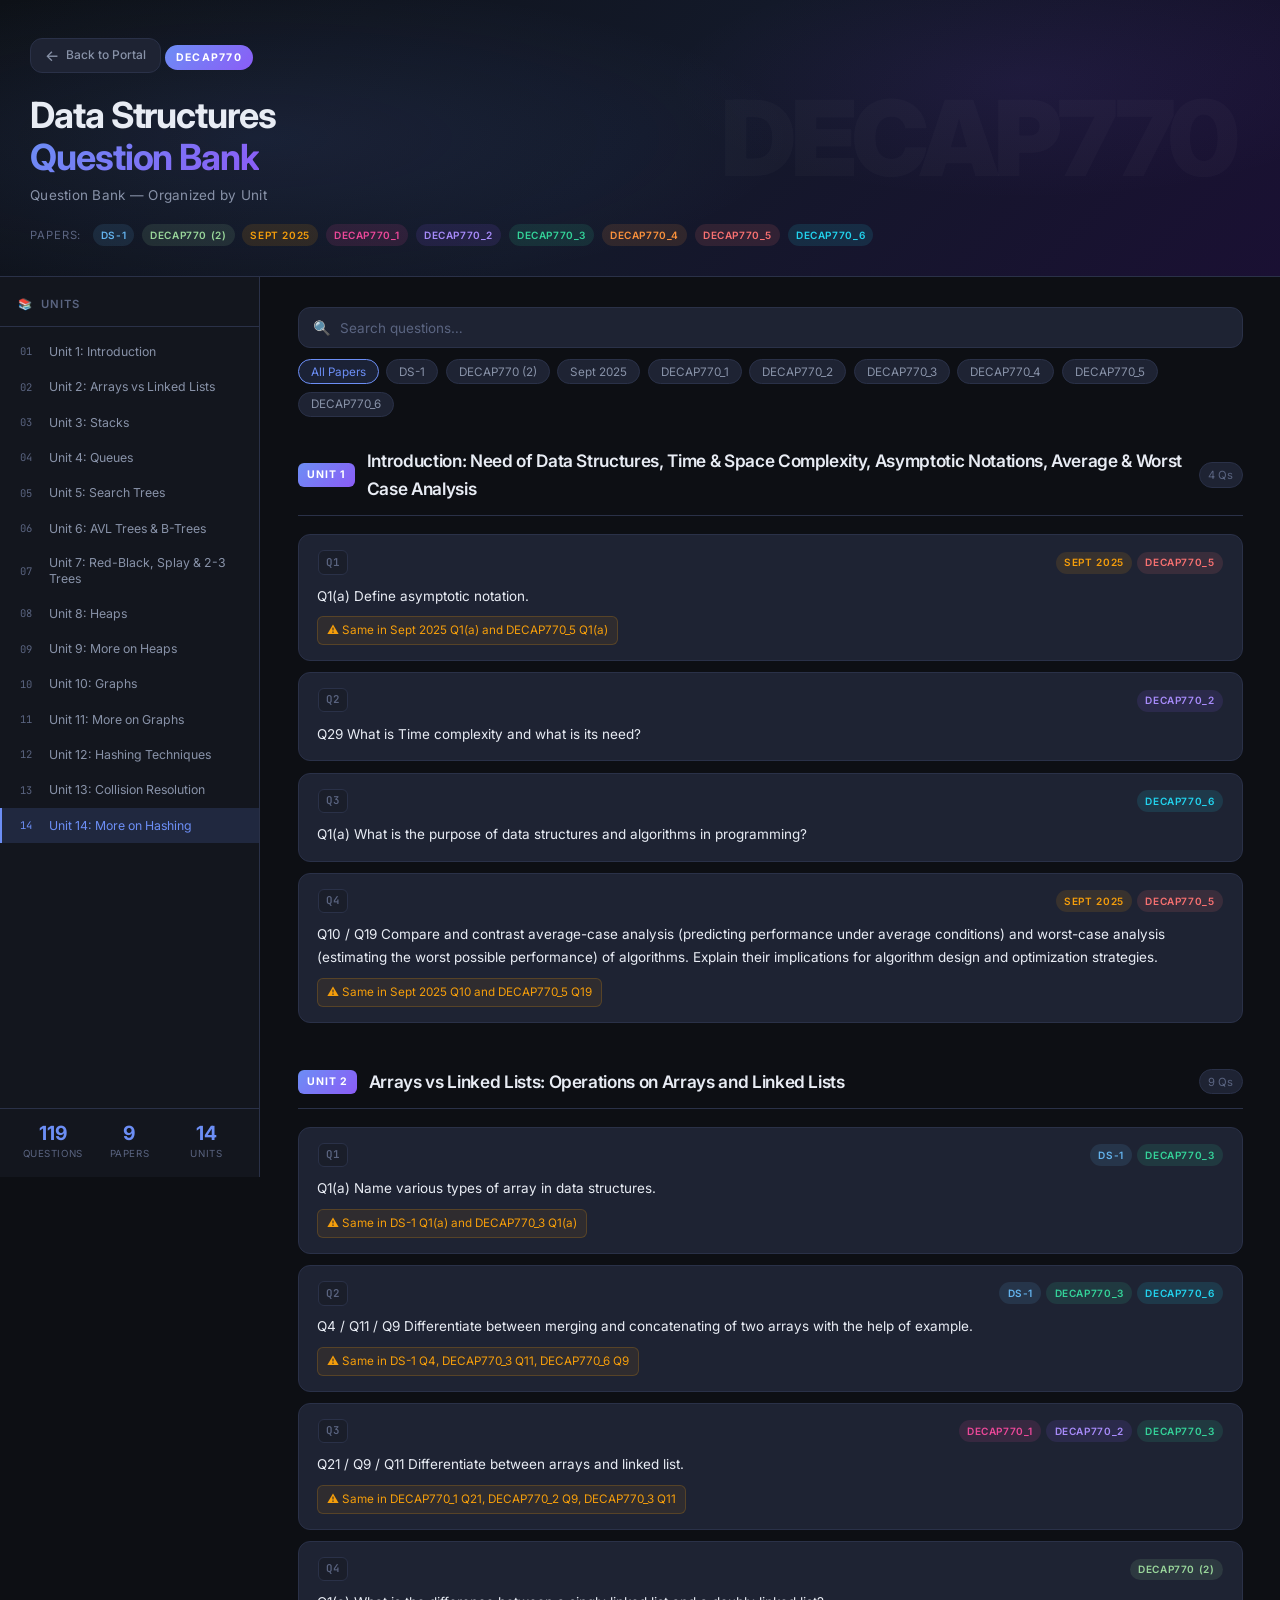
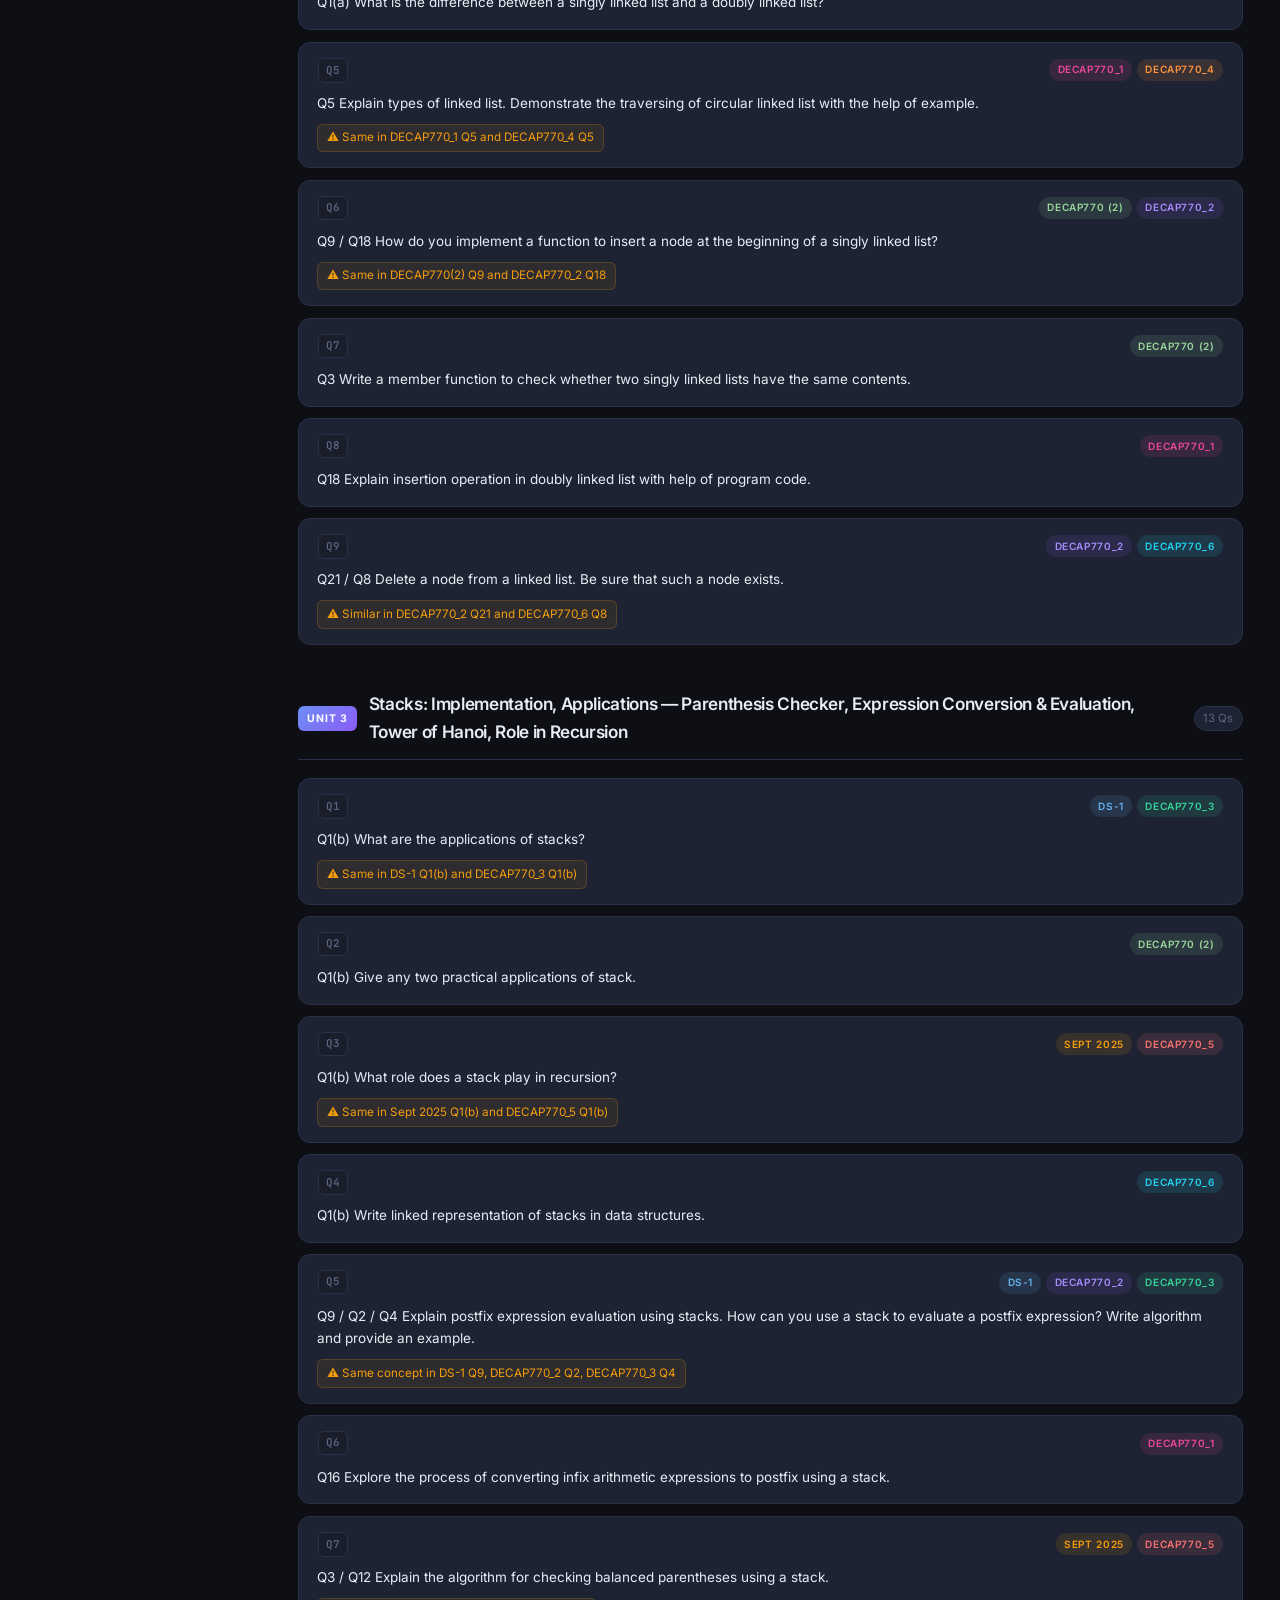
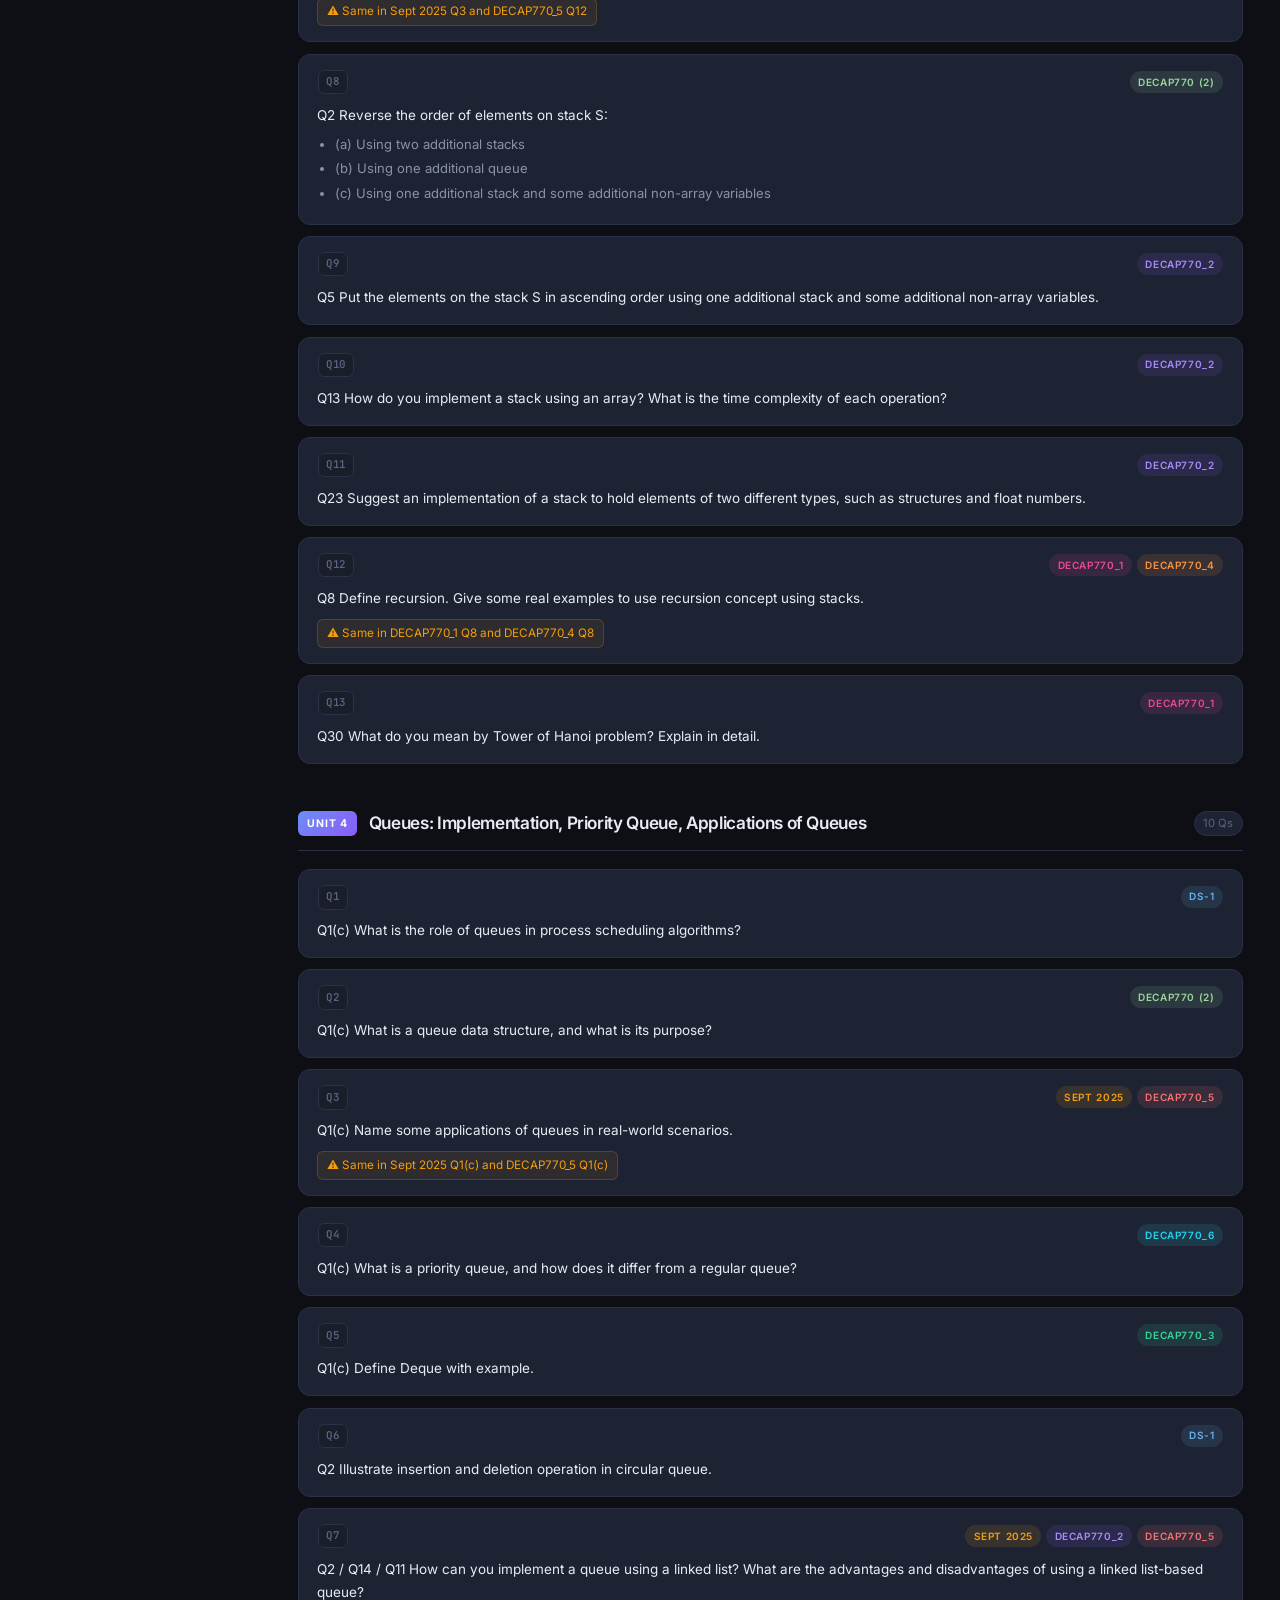
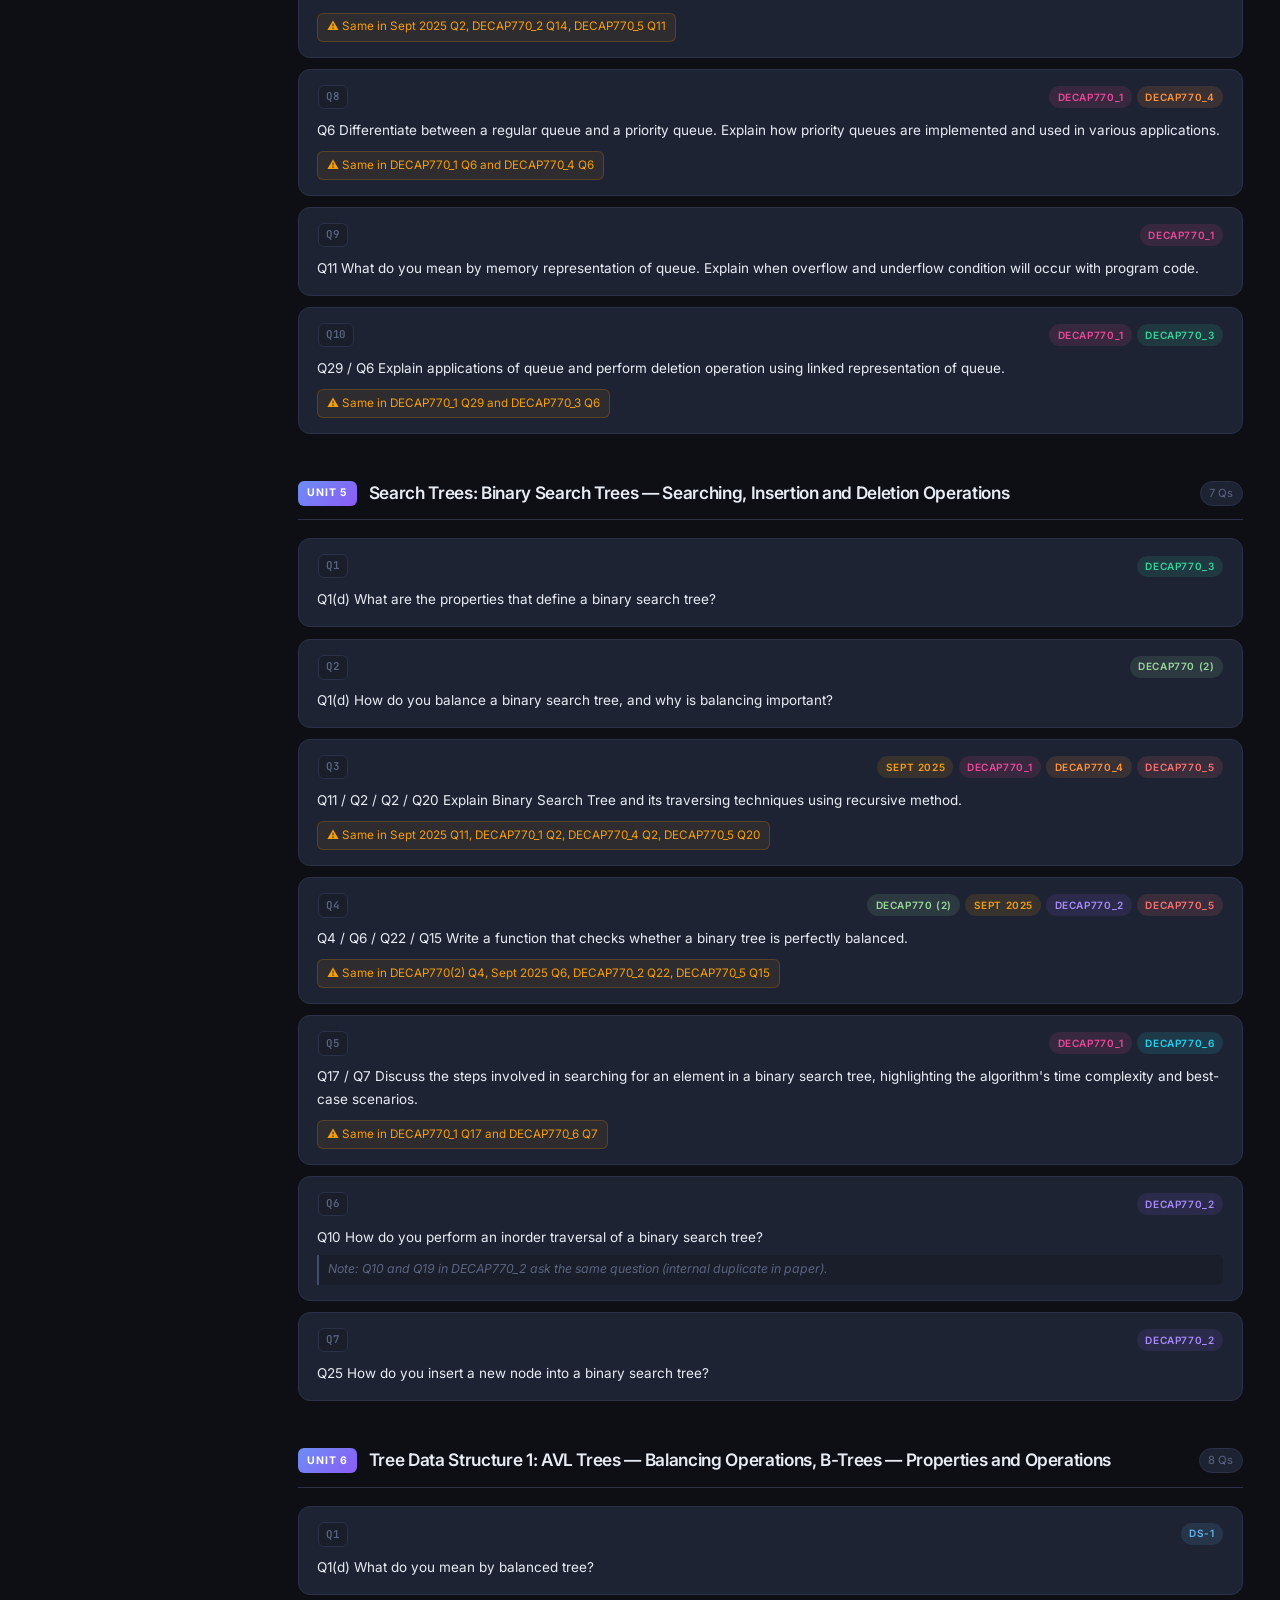
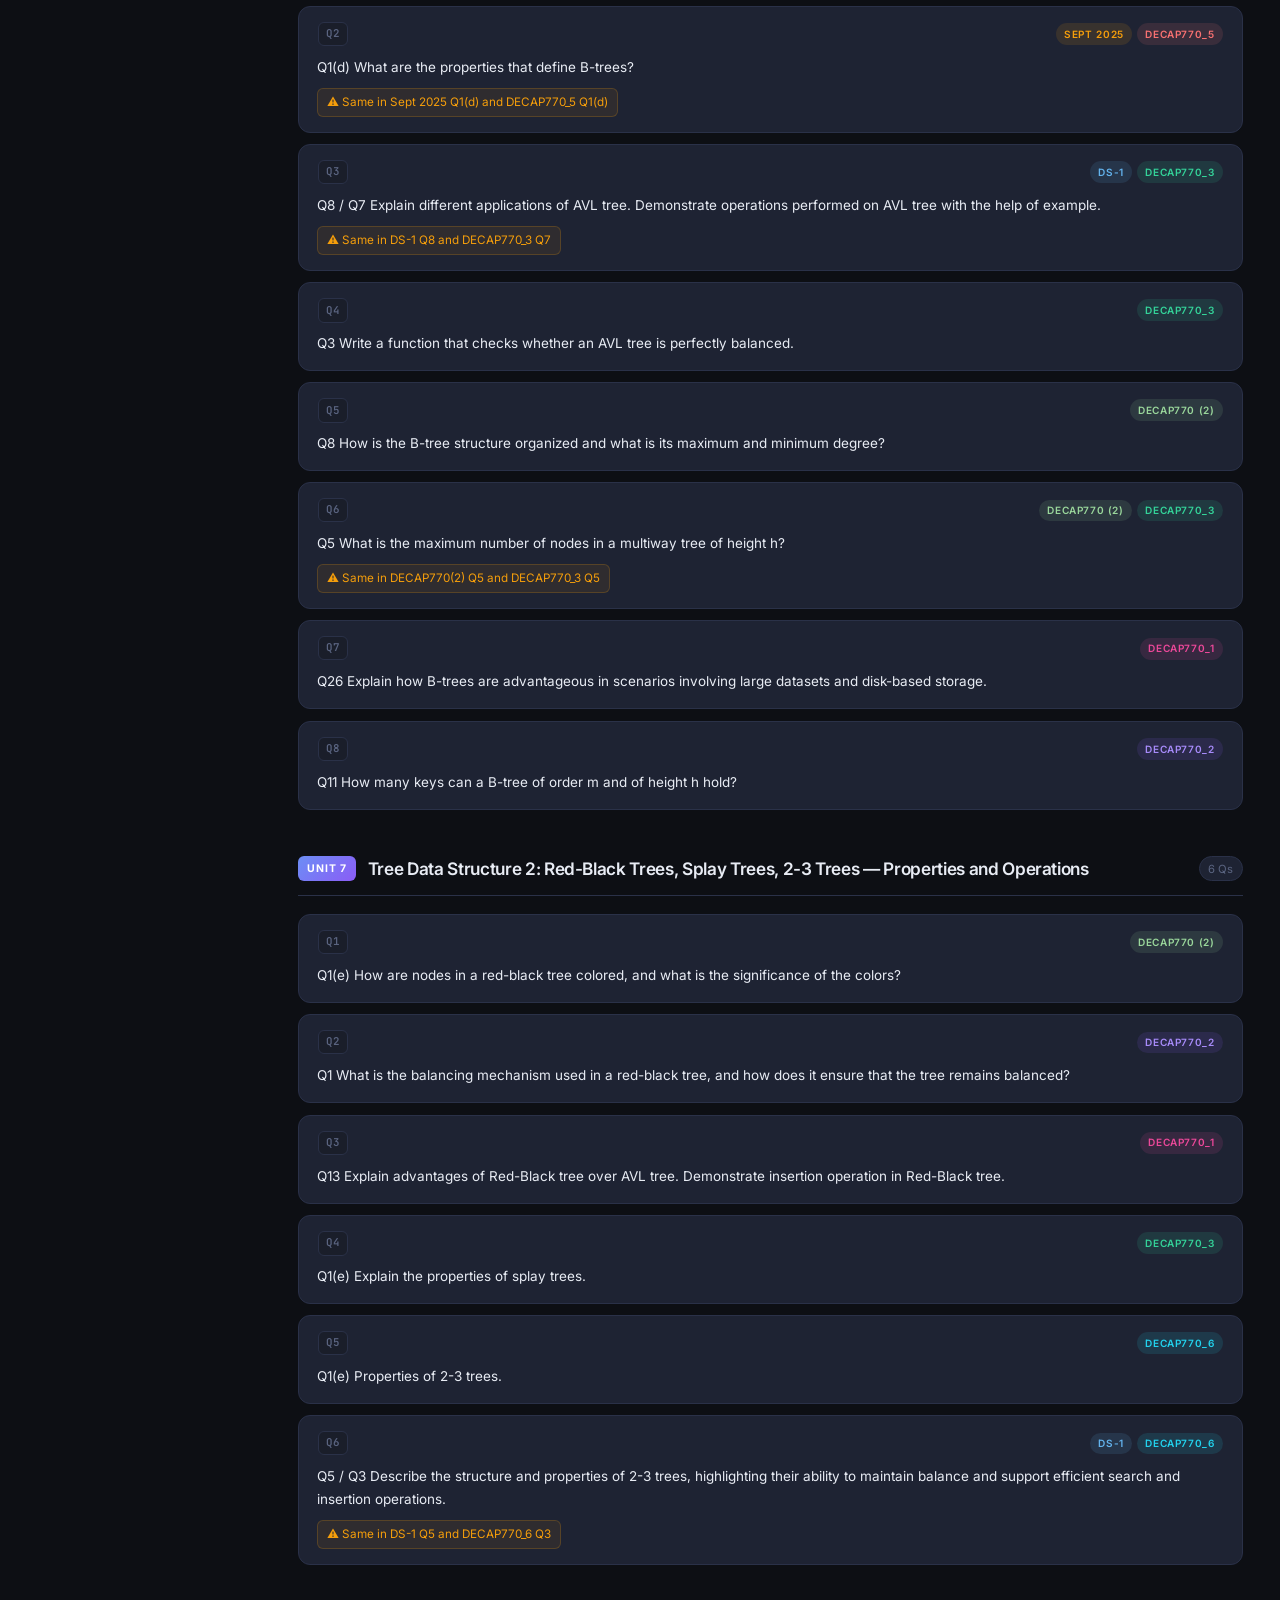
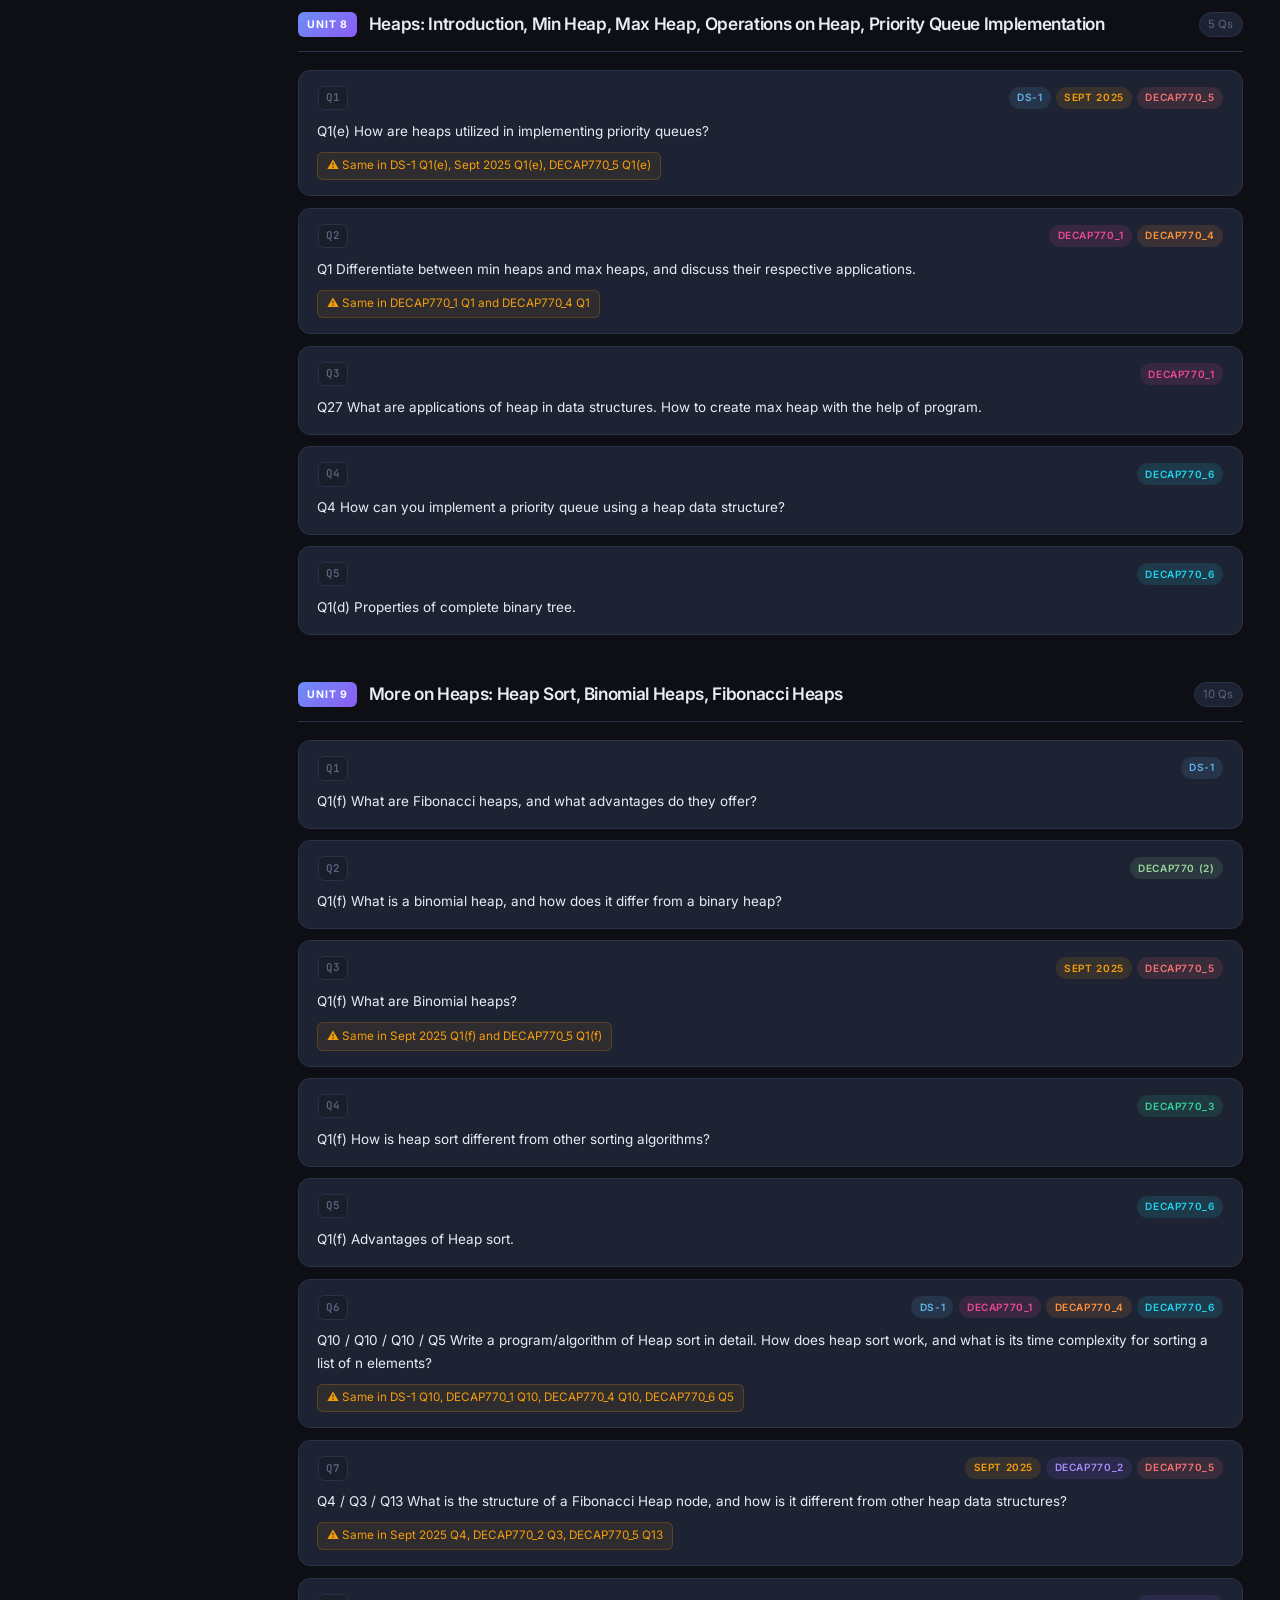
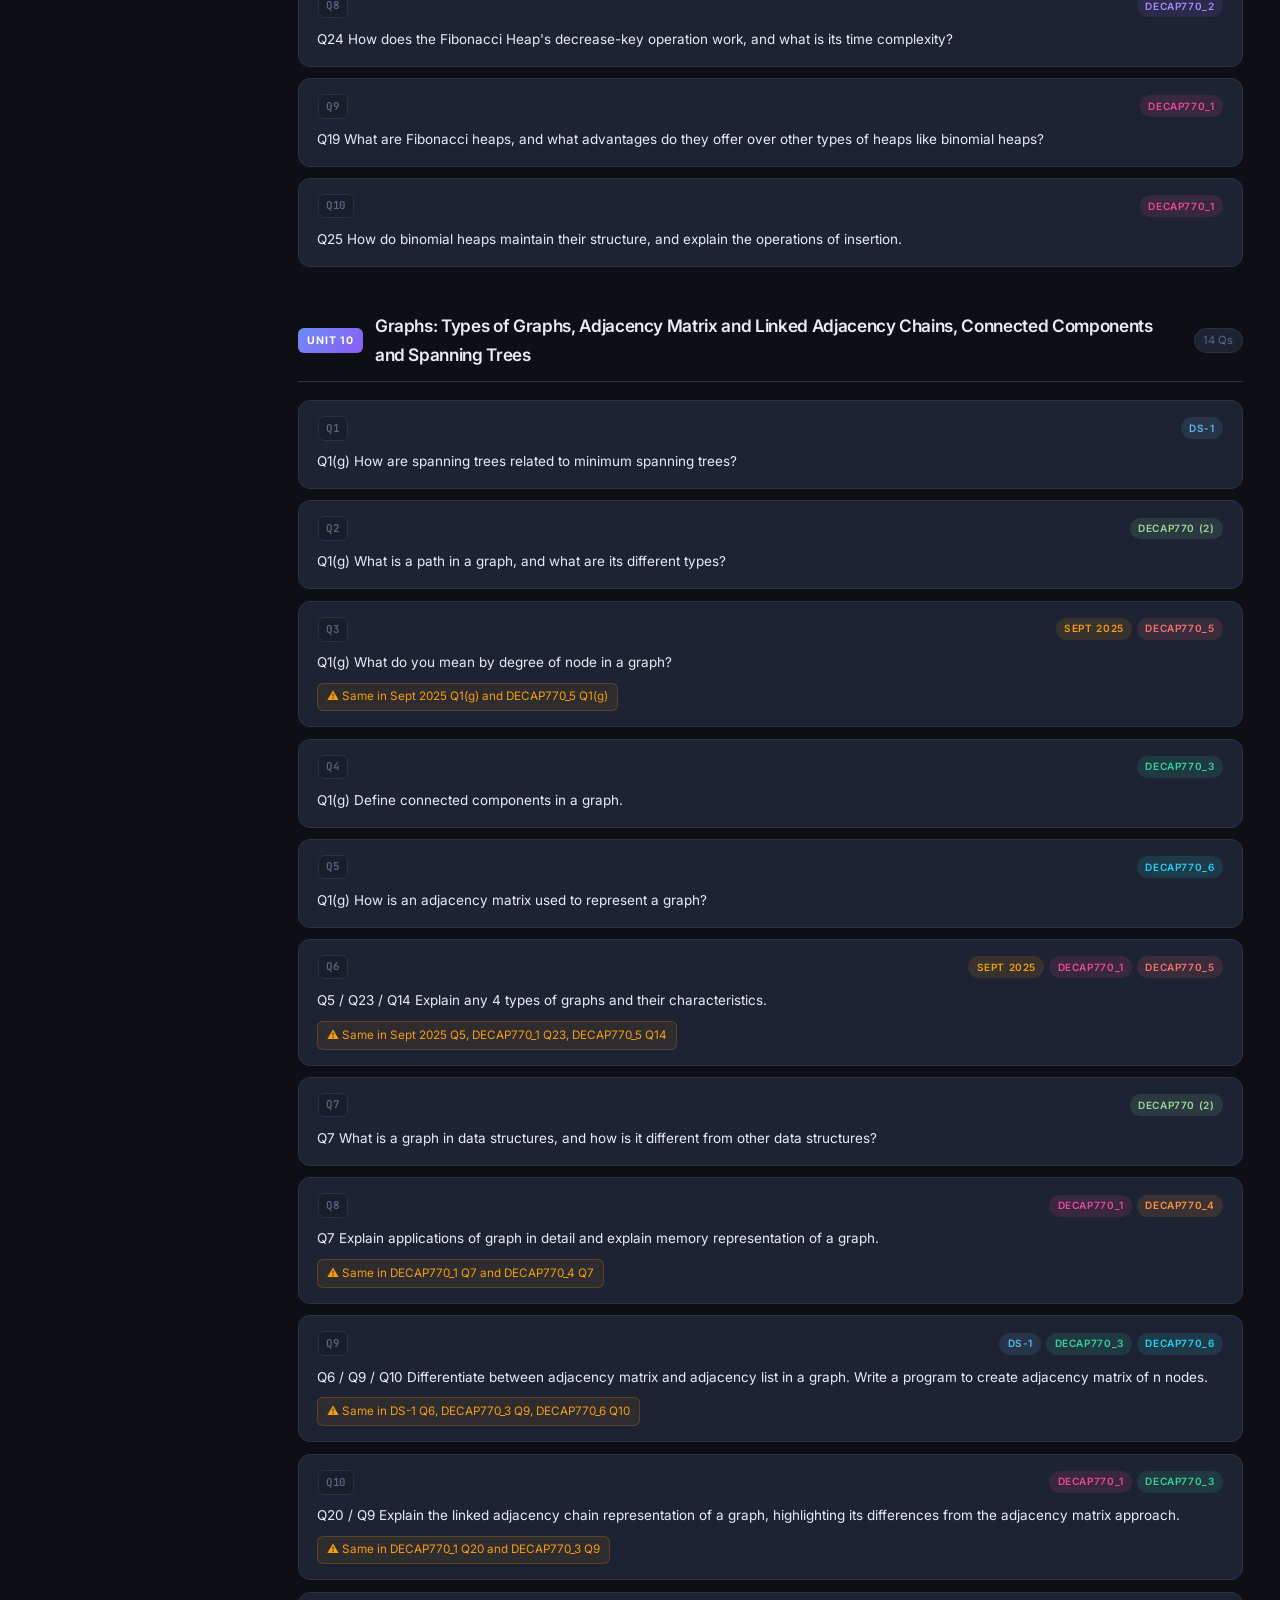
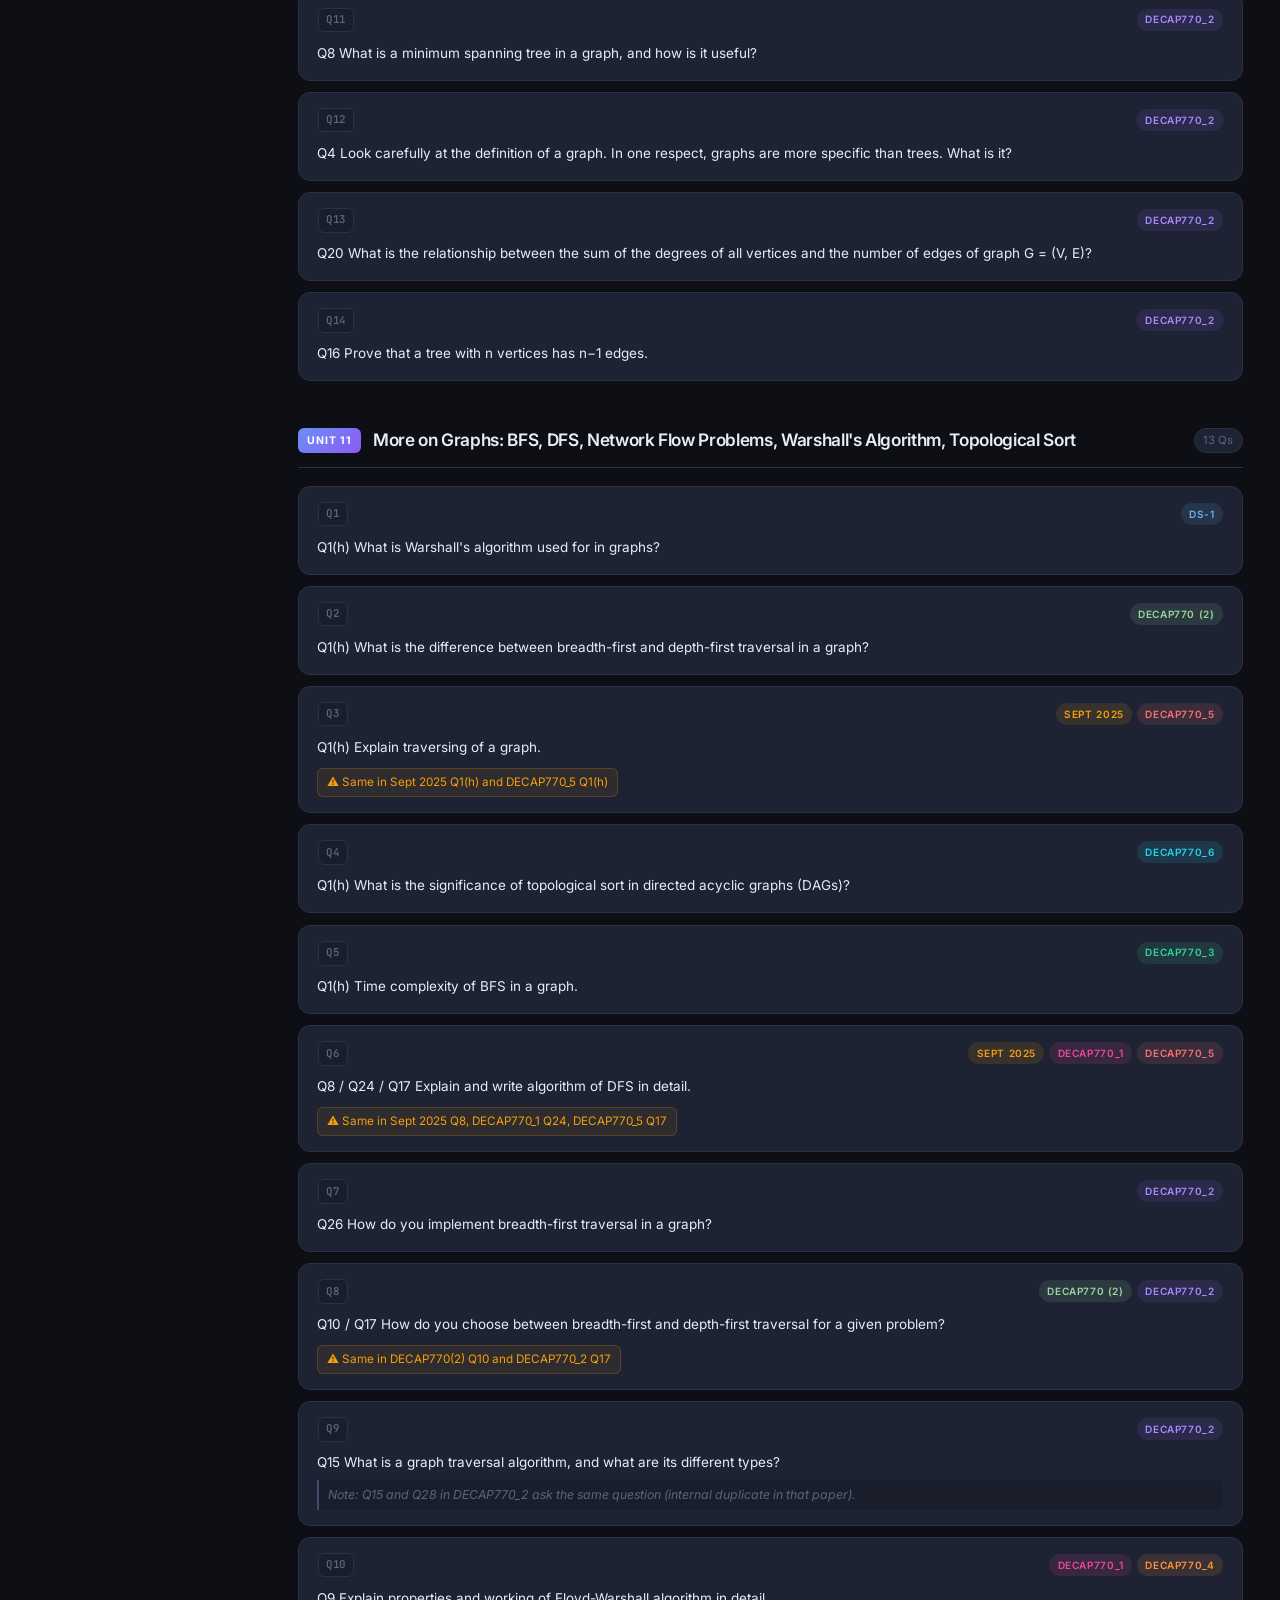
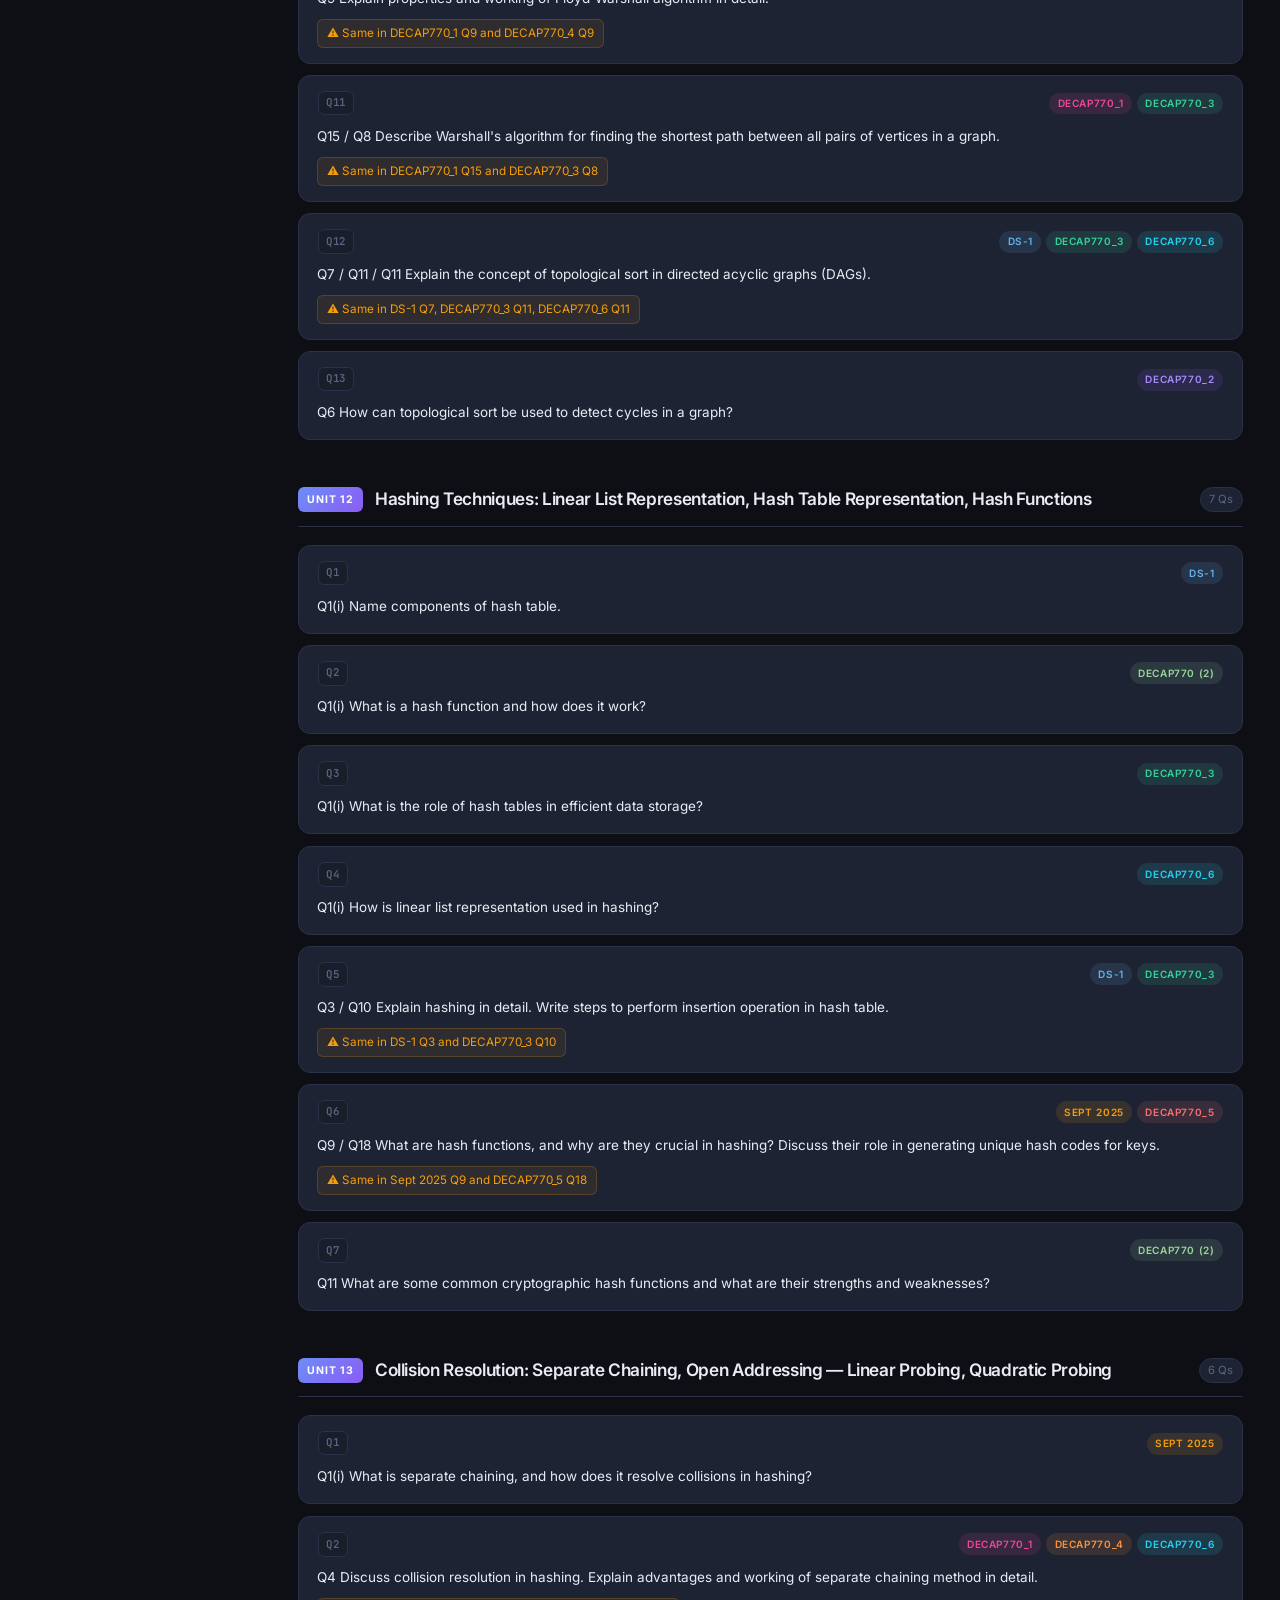
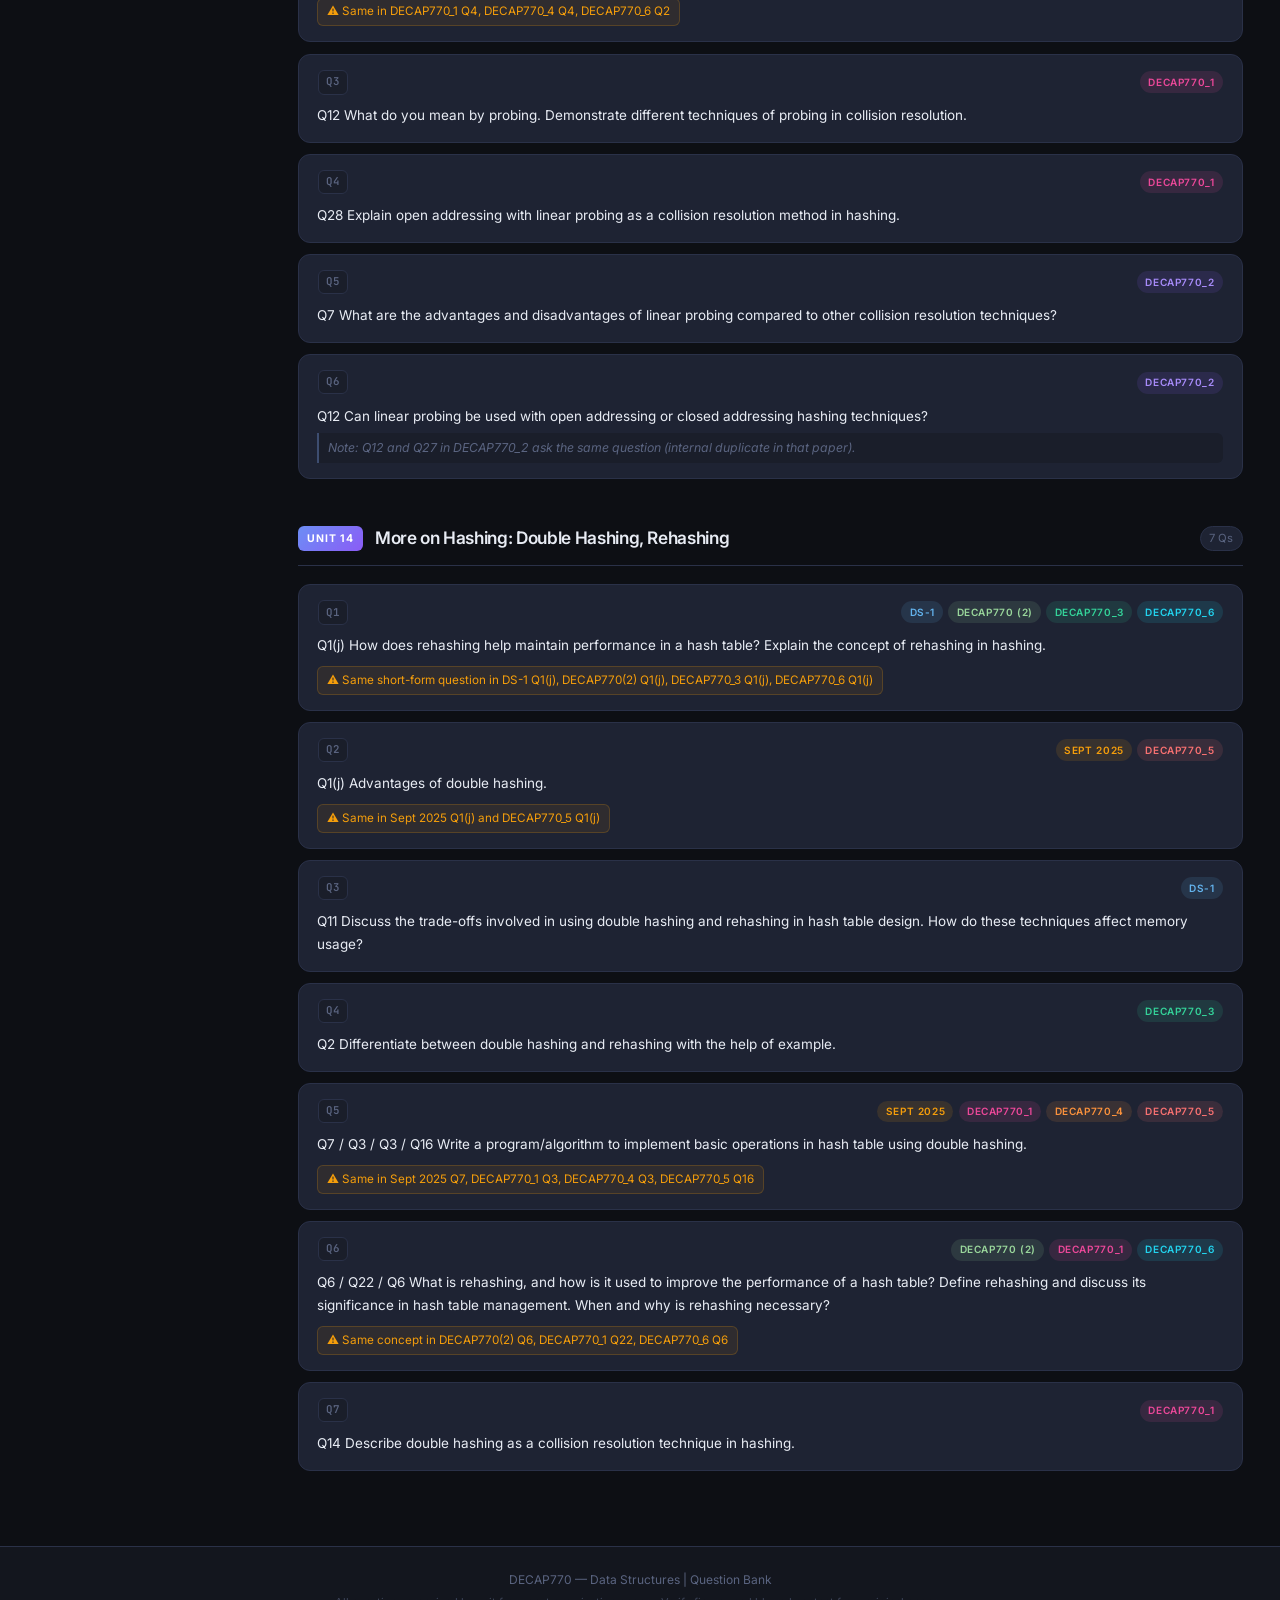
<file: Data Structure/index.html>
<!DOCTYPE html>
<html lang="en">

<head>
  <meta charset="UTF-8" />
  <meta name="viewport" content="width=device-width, initial-scale=1.0" />
  <title>DECAP770 – Data Structures | Question Bank</title>
  <meta name="description"
    content="Organized question bank for DECAP770 Data Structures. All questions sorted by unit from multiple past papers." />
  <link rel="preconnect" href="https://fonts.googleapis.com" />
  <link rel="preconnect" href="https://fonts.gstatic.com" crossorigin />
  <link
    href="https://fonts.googleapis.com/css2?family=Inter:wght@300;400;500;600;700&family=JetBrains+Mono:wght@400;500&display=swap"
    rel="stylesheet" />
  <link rel="stylesheet" href="../style.css" />
  <style>
    /* Override watermark for Data Structures */
    .site-header::after {
      content: 'DECAP770';
    }

    /* Extra paper tag colors for p7, p8, p9 */
    :root {
      --tag-p7-bg: rgba(251, 146, 60, 0.12);
      --tag-p7-c: #fb923c;
      --tag-p8-bg: rgba(248, 113, 113, 0.12);
      --tag-p8-c: #f87171;
      --tag-p9-bg: rgba(34, 211, 238, 0.12);
      --tag-p9-c: #22d3ee;
    }

    .tag-p7 {
      background: var(--tag-p7-bg);
      color: var(--tag-p7-c);
    }

    .tag-p8 {
      background: var(--tag-p8-bg);
      color: var(--tag-p8-c);
    }

    .tag-p9 {
      background: var(--tag-p9-bg);
      color: var(--tag-p9-c);
    }
  </style>
</head>

<body>

  <!-- ===== HEADER ===== -->
  <header class="site-header">
    <div class="header-inner">
      <a href="../index.html" class="back-link">
        <span class="back-arrow">←</span> Back to Portal
      </a>
      <div class="header-badge">DECAP770</div>
      <h1 class="site-title">Data Structures<br><span>Question Bank</span></h1>
      <p class="site-subtitle">Question Bank — Organized by Unit</p>
      <div class="paper-legend">
        <span class="legend-label">Papers:</span>
        <span class="tag tag-p1">DS-1</span>
        <span class="tag tag-p2">DECAP770 (2)</span>
        <span class="tag tag-p3">Sept 2025</span>
        <span class="tag tag-p4">DECAP770_1</span>
        <span class="tag tag-p5">DECAP770_2</span>
        <span class="tag tag-p6">DECAP770_3</span>
        <span class="tag tag-p7">DECAP770_4</span>
        <span class="tag tag-p8">DECAP770_5</span>
        <span class="tag tag-p9">DECAP770_6</span>
      </div>
    </div>
  </header>

  <!-- ===== SIDEBAR + MAIN LAYOUT ===== -->
  <div class="page-layout">

    <!-- Sidebar TOC -->
    <aside class="sidebar" id="sidebar">
      <div class="sidebar-header">
        <span class="sidebar-icon">📚</span>
        <span>Units</span>
      </div>
      <nav class="unit-nav" id="unitNav">
        <a href="#unit1" class="nav-item active" data-unit="1">
          <span class="nav-num">01</span>
          <span class="nav-text">Unit 1: Introduction</span>
        </a>
        <a href="#unit2" class="nav-item" data-unit="2">
          <span class="nav-num">02</span>
          <span class="nav-text">Unit 2: Arrays vs Linked Lists</span>
        </a>
        <a href="#unit3" class="nav-item" data-unit="3">
          <span class="nav-num">03</span>
          <span class="nav-text">Unit 3: Stacks</span>
        </a>
        <a href="#unit4" class="nav-item" data-unit="4">
          <span class="nav-num">04</span>
          <span class="nav-text">Unit 4: Queues</span>
        </a>
        <a href="#unit5" class="nav-item" data-unit="5">
          <span class="nav-num">05</span>
          <span class="nav-text">Unit 5: Search Trees</span>
        </a>
        <a href="#unit6" class="nav-item" data-unit="6">
          <span class="nav-num">06</span>
          <span class="nav-text">Unit 6: AVL Trees &amp; B-Trees</span>
        </a>
        <a href="#unit7" class="nav-item" data-unit="7">
          <span class="nav-num">07</span>
          <span class="nav-text">Unit 7: Red-Black, Splay &amp; 2-3 Trees</span>
        </a>
        <a href="#unit8" class="nav-item" data-unit="8">
          <span class="nav-num">08</span>
          <span class="nav-text">Unit 8: Heaps</span>
        </a>
        <a href="#unit9" class="nav-item" data-unit="9">
          <span class="nav-num">09</span>
          <span class="nav-text">Unit 9: More on Heaps</span>
        </a>
        <a href="#unit10" class="nav-item" data-unit="10">
          <span class="nav-num">10</span>
          <span class="nav-text">Unit 10: Graphs</span>
        </a>
        <a href="#unit11" class="nav-item" data-unit="11">
          <span class="nav-num">11</span>
          <span class="nav-text">Unit 11: More on Graphs</span>
        </a>
        <a href="#unit12" class="nav-item" data-unit="12">
          <span class="nav-num">12</span>
          <span class="nav-text">Unit 12: Hashing Techniques</span>
        </a>
        <a href="#unit13" class="nav-item" data-unit="13">
          <span class="nav-num">13</span>
          <span class="nav-text">Unit 13: Collision Resolution</span>
        </a>
        <a href="#unit14" class="nav-item" data-unit="14">
          <span class="nav-num">14</span>
          <span class="nav-text">Unit 14: More on Hashing</span>
        </a>
      </nav>

      <div class="sidebar-stats">
        <div class="stat-item">
          <span class="stat-num" id="totalQCount">0</span>
          <span class="stat-label">Questions</span>
        </div>
        <div class="stat-item">
          <span class="stat-num">9</span>
          <span class="stat-label">Papers</span>
        </div>
        <div class="stat-item">
          <span class="stat-num">14</span>
          <span class="stat-label">Units</span>
        </div>
      </div>
    </aside>

    <!-- Main Content -->
    <main class="main-content" id="mainContent">

      <!-- Search Bar -->
      <div class="search-wrap">
        <div class="search-box">
          <span class="search-icon">🔍</span>
          <input type="text" id="searchInput" placeholder="Search questions…" autocomplete="off" />
          <button class="search-clear" id="searchClear" title="Clear">✕</button>
        </div>
        <div class="filter-chips" id="filterChips">
          <button class="chip active" data-filter="all">All Papers</button>
          <button class="chip" data-filter="p1">DS-1</button>
          <button class="chip" data-filter="p2">DECAP770 (2)</button>
          <button class="chip" data-filter="p3">Sept 2025</button>
          <button class="chip" data-filter="p4">DECAP770_1</button>
          <button class="chip" data-filter="p5">DECAP770_2</button>
          <button class="chip" data-filter="p6">DECAP770_3</button>
          <button class="chip" data-filter="p7">DECAP770_4</button>
          <button class="chip" data-filter="p8">DECAP770_5</button>
          <button class="chip" data-filter="p9">DECAP770_6</button>
        </div>
      </div>

      <div id="noResults" class="no-results hidden">
        <span>🔎</span><br>No questions match your search.
      </div>

      <!-- ===================== UNIT 1 ===================== -->
      <section class="unit-section" id="unit1">
        <div class="unit-header">
          <div class="unit-badge">Unit 1</div>
          <h2 class="unit-title">Introduction: Need of Data Structures, Time &amp; Space Complexity, Asymptotic
            Notations, Average &amp; Worst Case Analysis</h2>
          <span class="unit-count" id="count-unit1"></span>
        </div>

        <div class="questions-grid">

          <div class="q-card" data-paper="p3 p8">
            <div class="q-meta">
              <span class="q-num">Q1</span>
              <div class="q-tags">
                <span class="tag tag-p3">Sept 2025</span>
                <span class="tag tag-p8">DECAP770_5</span>
              </div>
            </div>
            <div class="q-body">
              <p>Q1(a) Define asymptotic notation.</p>
            </div>
            <div class="q-repeat-note">⚠ Same in Sept 2025 Q1(a) and DECAP770_5 Q1(a)</div>
          </div>

          <div class="q-card" data-paper="p5">
            <div class="q-meta">
              <span class="q-num">Q2</span>
              <div class="q-tags">
                <span class="tag tag-p5">DECAP770_2</span>
              </div>
            </div>
            <div class="q-body">
              <p>Q29 What is Time complexity and what is its need?</p>
            </div>
          </div>

          <div class="q-card" data-paper="p9">
            <div class="q-meta">
              <span class="q-num">Q3</span>
              <div class="q-tags">
                <span class="tag tag-p9">DECAP770_6</span>
              </div>
            </div>
            <div class="q-body">
              <p>Q1(a) What is the purpose of data structures and algorithms in programming?</p>
            </div>
          </div>

          <div class="q-card" data-paper="p3 p8">
            <div class="q-meta">
              <span class="q-num">Q4</span>
              <div class="q-tags">
                <span class="tag tag-p3">Sept 2025</span>
                <span class="tag tag-p8">DECAP770_5</span>
              </div>
            </div>
            <div class="q-body">
              <p>Q10 / Q19 Compare and contrast average-case analysis (predicting performance under average conditions)
                and worst-case analysis (estimating the worst possible performance) of algorithms. Explain their
                implications for algorithm design and optimization strategies.</p>
            </div>
            <div class="q-repeat-note">⚠ Same in Sept 2025 Q10 and DECAP770_5 Q19</div>
          </div>

        </div><!-- /questions-grid -->
      </section>

      <!-- ===================== UNIT 2 ===================== -->
      <section class="unit-section" id="unit2">
        <div class="unit-header">
          <div class="unit-badge">Unit 2</div>
          <h2 class="unit-title">Arrays vs Linked Lists: Operations on Arrays and Linked Lists</h2>
          <span class="unit-count" id="count-unit2"></span>
        </div>

        <div class="questions-grid">

          <div class="q-card" data-paper="p1 p6">
            <div class="q-meta">
              <span class="q-num">Q1</span>
              <div class="q-tags">
                <span class="tag tag-p1">DS-1</span>
                <span class="tag tag-p6">DECAP770_3</span>
              </div>
            </div>
            <div class="q-body">
              <p>Q1(a) Name various types of array in data structures.</p>
            </div>
            <div class="q-repeat-note">⚠ Same in DS-1 Q1(a) and DECAP770_3 Q1(a)</div>
          </div>

          <div class="q-card" data-paper="p1 p6 p9">
            <div class="q-meta">
              <span class="q-num">Q2</span>
              <div class="q-tags">
                <span class="tag tag-p1">DS-1</span>
                <span class="tag tag-p6">DECAP770_3</span>
                <span class="tag tag-p9">DECAP770_6</span>
              </div>
            </div>
            <div class="q-body">
              <p>Q4 / Q11 / Q9 Differentiate between merging and concatenating of two arrays with the help of example.
              </p>
            </div>
            <div class="q-repeat-note">⚠ Same in DS-1 Q4, DECAP770_3 Q11, DECAP770_6 Q9</div>
          </div>

          <div class="q-card" data-paper="p4 p5 p6">
            <div class="q-meta">
              <span class="q-num">Q3</span>
              <div class="q-tags">
                <span class="tag tag-p4">DECAP770_1</span>
                <span class="tag tag-p5">DECAP770_2</span>
                <span class="tag tag-p6">DECAP770_3</span>
              </div>
            </div>
            <div class="q-body">
              <p>Q21 / Q9 / Q11 Differentiate between arrays and linked list.</p>
            </div>
            <div class="q-repeat-note">⚠ Same in DECAP770_1 Q21, DECAP770_2 Q9, DECAP770_3 Q11</div>
          </div>

          <div class="q-card" data-paper="p2">
            <div class="q-meta">
              <span class="q-num">Q4</span>
              <div class="q-tags">
                <span class="tag tag-p2">DECAP770 (2)</span>
              </div>
            </div>
            <div class="q-body">
              <p>Q1(a) What is the difference between a singly linked list and a doubly linked list?</p>
            </div>
          </div>

          <div class="q-card" data-paper="p4 p7">
            <div class="q-meta">
              <span class="q-num">Q5</span>
              <div class="q-tags">
                <span class="tag tag-p4">DECAP770_1</span>
                <span class="tag tag-p7">DECAP770_4</span>
              </div>
            </div>
            <div class="q-body">
              <p>Q5 Explain types of linked list. Demonstrate the traversing of circular linked list with the help of
                example.</p>
            </div>
            <div class="q-repeat-note">⚠ Same in DECAP770_1 Q5 and DECAP770_4 Q5</div>
          </div>

          <div class="q-card" data-paper="p2 p5">
            <div class="q-meta">
              <span class="q-num">Q6</span>
              <div class="q-tags">
                <span class="tag tag-p2">DECAP770 (2)</span>
                <span class="tag tag-p5">DECAP770_2</span>
              </div>
            </div>
            <div class="q-body">
              <p>Q9 / Q18 How do you implement a function to insert a node at the beginning of a singly linked list?</p>
            </div>
            <div class="q-repeat-note">⚠ Same in DECAP770(2) Q9 and DECAP770_2 Q18</div>
          </div>

          <div class="q-card" data-paper="p2">
            <div class="q-meta">
              <span class="q-num">Q7</span>
              <div class="q-tags">
                <span class="tag tag-p2">DECAP770 (2)</span>
              </div>
            </div>
            <div class="q-body">
              <p>Q3 Write a member function to check whether two singly linked lists have the same contents.</p>
            </div>
          </div>

          <div class="q-card" data-paper="p4">
            <div class="q-meta">
              <span class="q-num">Q8</span>
              <div class="q-tags">
                <span class="tag tag-p4">DECAP770_1</span>
              </div>
            </div>
            <div class="q-body">
              <p>Q18 Explain insertion operation in doubly linked list with help of program code.</p>
            </div>
          </div>

          <div class="q-card" data-paper="p5 p9">
            <div class="q-meta">
              <span class="q-num">Q9</span>
              <div class="q-tags">
                <span class="tag tag-p5">DECAP770_2</span>
                <span class="tag tag-p9">DECAP770_6</span>
              </div>
            </div>
            <div class="q-body">
              <p>Q21 / Q8 Delete a node from a linked list. Be sure that such a node exists.</p>
            </div>
            <div class="q-repeat-note">⚠ Similar in DECAP770_2 Q21 and DECAP770_6 Q8</div>
          </div>

        </div><!-- /questions-grid -->
      </section>

      <!-- ===================== UNIT 3 ===================== -->
      <section class="unit-section" id="unit3">
        <div class="unit-header">
          <div class="unit-badge">Unit 3</div>
          <h2 class="unit-title">Stacks: Implementation, Applications — Parenthesis Checker, Expression Conversion &amp;
            Evaluation, Tower of Hanoi, Role in Recursion</h2>
          <span class="unit-count" id="count-unit3"></span>
        </div>

        <div class="questions-grid">

          <div class="q-card" data-paper="p1 p6">
            <div class="q-meta">
              <span class="q-num">Q1</span>
              <div class="q-tags">
                <span class="tag tag-p1">DS-1</span>
                <span class="tag tag-p6">DECAP770_3</span>
              </div>
            </div>
            <div class="q-body">
              <p>Q1(b) What are the applications of stacks?</p>
            </div>
            <div class="q-repeat-note">⚠ Same in DS-1 Q1(b) and DECAP770_3 Q1(b)</div>
          </div>

          <div class="q-card" data-paper="p2">
            <div class="q-meta">
              <span class="q-num">Q2</span>
              <div class="q-tags">
                <span class="tag tag-p2">DECAP770 (2)</span>
              </div>
            </div>
            <div class="q-body">
              <p>Q1(b) Give any two practical applications of stack.</p>
            </div>
          </div>

          <div class="q-card" data-paper="p3 p8">
            <div class="q-meta">
              <span class="q-num">Q3</span>
              <div class="q-tags">
                <span class="tag tag-p3">Sept 2025</span>
                <span class="tag tag-p8">DECAP770_5</span>
              </div>
            </div>
            <div class="q-body">
              <p>Q1(b) What role does a stack play in recursion?</p>
            </div>
            <div class="q-repeat-note">⚠ Same in Sept 2025 Q1(b) and DECAP770_5 Q1(b)</div>
          </div>

          <div class="q-card" data-paper="p9">
            <div class="q-meta">
              <span class="q-num">Q4</span>
              <div class="q-tags">
                <span class="tag tag-p9">DECAP770_6</span>
              </div>
            </div>
            <div class="q-body">
              <p>Q1(b) Write linked representation of stacks in data structures.</p>
            </div>
          </div>

          <div class="q-card" data-paper="p1 p5 p6">
            <div class="q-meta">
              <span class="q-num">Q5</span>
              <div class="q-tags">
                <span class="tag tag-p1">DS-1</span>
                <span class="tag tag-p5">DECAP770_2</span>
                <span class="tag tag-p6">DECAP770_3</span>
              </div>
            </div>
            <div class="q-body">
              <p>Q9 / Q2 / Q4 Explain postfix expression evaluation using stacks. How can you use a stack to evaluate a
                postfix expression? Write algorithm and provide an example.</p>
            </div>
            <div class="q-repeat-note">⚠ Same concept in DS-1 Q9, DECAP770_2 Q2, DECAP770_3 Q4</div>
          </div>

          <div class="q-card" data-paper="p4">
            <div class="q-meta">
              <span class="q-num">Q6</span>
              <div class="q-tags">
                <span class="tag tag-p4">DECAP770_1</span>
              </div>
            </div>
            <div class="q-body">
              <p>Q16 Explore the process of converting infix arithmetic expressions to postfix using a stack.</p>
            </div>
          </div>

          <div class="q-card" data-paper="p3 p8">
            <div class="q-meta">
              <span class="q-num">Q7</span>
              <div class="q-tags">
                <span class="tag tag-p3">Sept 2025</span>
                <span class="tag tag-p8">DECAP770_5</span>
              </div>
            </div>
            <div class="q-body">
              <p>Q3 / Q12 Explain the algorithm for checking balanced parentheses using a stack.</p>
            </div>
            <div class="q-repeat-note">⚠ Same in Sept 2025 Q3 and DECAP770_5 Q12</div>
          </div>

          <div class="q-card" data-paper="p2">
            <div class="q-meta">
              <span class="q-num">Q8</span>
              <div class="q-tags">
                <span class="tag tag-p2">DECAP770 (2)</span>
              </div>
            </div>
            <div class="q-body">
              <p>Q2 Reverse the order of elements on stack S:</p>
              <ul>
                <li>(a) Using two additional stacks</li>
                <li>(b) Using one additional queue</li>
                <li>(c) Using one additional stack and some additional non-array variables</li>
              </ul>
            </div>
          </div>

          <div class="q-card" data-paper="p5">
            <div class="q-meta">
              <span class="q-num">Q9</span>
              <div class="q-tags">
                <span class="tag tag-p5">DECAP770_2</span>
              </div>
            </div>
            <div class="q-body">
              <p>Q5 Put the elements on the stack S in ascending order using one additional stack and some additional
                non-array variables.</p>
            </div>
          </div>

          <div class="q-card" data-paper="p5">
            <div class="q-meta">
              <span class="q-num">Q10</span>
              <div class="q-tags">
                <span class="tag tag-p5">DECAP770_2</span>
              </div>
            </div>
            <div class="q-body">
              <p>Q13 How do you implement a stack using an array? What is the time complexity of each operation?</p>
            </div>
          </div>

          <div class="q-card" data-paper="p5">
            <div class="q-meta">
              <span class="q-num">Q11</span>
              <div class="q-tags">
                <span class="tag tag-p5">DECAP770_2</span>
              </div>
            </div>
            <div class="q-body">
              <p>Q23 Suggest an implementation of a stack to hold elements of two different types, such as structures
                and float numbers.</p>
            </div>
          </div>

          <div class="q-card" data-paper="p4 p7">
            <div class="q-meta">
              <span class="q-num">Q12</span>
              <div class="q-tags">
                <span class="tag tag-p4">DECAP770_1</span>
                <span class="tag tag-p7">DECAP770_4</span>
              </div>
            </div>
            <div class="q-body">
              <p>Q8 Define recursion. Give some real examples to use recursion concept using stacks.</p>
            </div>
            <div class="q-repeat-note">⚠ Same in DECAP770_1 Q8 and DECAP770_4 Q8</div>
          </div>

          <div class="q-card" data-paper="p4">
            <div class="q-meta">
              <span class="q-num">Q13</span>
              <div class="q-tags">
                <span class="tag tag-p4">DECAP770_1</span>
              </div>
            </div>
            <div class="q-body">
              <p>Q30 What do you mean by Tower of Hanoi problem? Explain in detail.</p>
            </div>
          </div>

        </div><!-- /questions-grid -->
      </section>

      <!-- ===================== UNIT 4 ===================== -->
      <section class="unit-section" id="unit4">
        <div class="unit-header">
          <div class="unit-badge">Unit 4</div>
          <h2 class="unit-title">Queues: Implementation, Priority Queue, Applications of Queues</h2>
          <span class="unit-count" id="count-unit4"></span>
        </div>

        <div class="questions-grid">

          <div class="q-card" data-paper="p1">
            <div class="q-meta">
              <span class="q-num">Q1</span>
              <div class="q-tags">
                <span class="tag tag-p1">DS-1</span>
              </div>
            </div>
            <div class="q-body">
              <p>Q1(c) What is the role of queues in process scheduling algorithms?</p>
            </div>
          </div>

          <div class="q-card" data-paper="p2">
            <div class="q-meta">
              <span class="q-num">Q2</span>
              <div class="q-tags">
                <span class="tag tag-p2">DECAP770 (2)</span>
              </div>
            </div>
            <div class="q-body">
              <p>Q1(c) What is a queue data structure, and what is its purpose?</p>
            </div>
          </div>

          <div class="q-card" data-paper="p3 p8">
            <div class="q-meta">
              <span class="q-num">Q3</span>
              <div class="q-tags">
                <span class="tag tag-p3">Sept 2025</span>
                <span class="tag tag-p8">DECAP770_5</span>
              </div>
            </div>
            <div class="q-body">
              <p>Q1(c) Name some applications of queues in real-world scenarios.</p>
            </div>
            <div class="q-repeat-note">⚠ Same in Sept 2025 Q1(c) and DECAP770_5 Q1(c)</div>
          </div>

          <div class="q-card" data-paper="p9">
            <div class="q-meta">
              <span class="q-num">Q4</span>
              <div class="q-tags">
                <span class="tag tag-p9">DECAP770_6</span>
              </div>
            </div>
            <div class="q-body">
              <p>Q1(c) What is a priority queue, and how does it differ from a regular queue?</p>
            </div>
          </div>

          <div class="q-card" data-paper="p6">
            <div class="q-meta">
              <span class="q-num">Q5</span>
              <div class="q-tags">
                <span class="tag tag-p6">DECAP770_3</span>
              </div>
            </div>
            <div class="q-body">
              <p>Q1(c) Define Deque with example.</p>
            </div>
          </div>

          <div class="q-card" data-paper="p1">
            <div class="q-meta">
              <span class="q-num">Q6</span>
              <div class="q-tags">
                <span class="tag tag-p1">DS-1</span>
              </div>
            </div>
            <div class="q-body">
              <p>Q2 Illustrate insertion and deletion operation in circular queue.</p>
            </div>
          </div>

          <div class="q-card" data-paper="p3 p5 p8">
            <div class="q-meta">
              <span class="q-num">Q7</span>
              <div class="q-tags">
                <span class="tag tag-p3">Sept 2025</span>
                <span class="tag tag-p5">DECAP770_2</span>
                <span class="tag tag-p8">DECAP770_5</span>
              </div>
            </div>
            <div class="q-body">
              <p>Q2 / Q14 / Q11 How can you implement a queue using a linked list? What are the advantages and
                disadvantages of using a linked list-based queue?</p>
            </div>
            <div class="q-repeat-note">⚠ Same in Sept 2025 Q2, DECAP770_2 Q14, DECAP770_5 Q11</div>
          </div>

          <div class="q-card" data-paper="p4 p7">
            <div class="q-meta">
              <span class="q-num">Q8</span>
              <div class="q-tags">
                <span class="tag tag-p4">DECAP770_1</span>
                <span class="tag tag-p7">DECAP770_4</span>
              </div>
            </div>
            <div class="q-body">
              <p>Q6 Differentiate between a regular queue and a priority queue. Explain how priority queues are
                implemented and used in various applications.</p>
            </div>
            <div class="q-repeat-note">⚠ Same in DECAP770_1 Q6 and DECAP770_4 Q6</div>
          </div>

          <div class="q-card" data-paper="p4">
            <div class="q-meta">
              <span class="q-num">Q9</span>
              <div class="q-tags">
                <span class="tag tag-p4">DECAP770_1</span>
              </div>
            </div>
            <div class="q-body">
              <p>Q11 What do you mean by memory representation of queue. Explain when overflow and underflow condition
                will occur with program code.</p>
            </div>
          </div>

          <div class="q-card" data-paper="p4 p6">
            <div class="q-meta">
              <span class="q-num">Q10</span>
              <div class="q-tags">
                <span class="tag tag-p4">DECAP770_1</span>
                <span class="tag tag-p6">DECAP770_3</span>
              </div>
            </div>
            <div class="q-body">
              <p>Q29 / Q6 Explain applications of queue and perform deletion operation using linked representation of
                queue.</p>
            </div>
            <div class="q-repeat-note">⚠ Same in DECAP770_1 Q29 and DECAP770_3 Q6</div>
          </div>

        </div><!-- /questions-grid -->
      </section>

      <!-- ===================== UNIT 5 ===================== -->
      <section class="unit-section" id="unit5">
        <div class="unit-header">
          <div class="unit-badge">Unit 5</div>
          <h2 class="unit-title">Search Trees: Binary Search Trees — Searching, Insertion and Deletion Operations</h2>
          <span class="unit-count" id="count-unit5"></span>
        </div>

        <div class="questions-grid">

          <div class="q-card" data-paper="p6">
            <div class="q-meta">
              <span class="q-num">Q1</span>
              <div class="q-tags">
                <span class="tag tag-p6">DECAP770_3</span>
              </div>
            </div>
            <div class="q-body">
              <p>Q1(d) What are the properties that define a binary search tree?</p>
            </div>
          </div>

          <div class="q-card" data-paper="p2">
            <div class="q-meta">
              <span class="q-num">Q2</span>
              <div class="q-tags">
                <span class="tag tag-p2">DECAP770 (2)</span>
              </div>
            </div>
            <div class="q-body">
              <p>Q1(d) How do you balance a binary search tree, and why is balancing important?</p>
            </div>
          </div>

          <div class="q-card" data-paper="p3 p4 p7 p8">
            <div class="q-meta">
              <span class="q-num">Q3</span>
              <div class="q-tags">
                <span class="tag tag-p3">Sept 2025</span>
                <span class="tag tag-p4">DECAP770_1</span>
                <span class="tag tag-p7">DECAP770_4</span>
                <span class="tag tag-p8">DECAP770_5</span>
              </div>
            </div>
            <div class="q-body">
              <p>Q11 / Q2 / Q2 / Q20 Explain Binary Search Tree and its traversing techniques using recursive method.
              </p>
            </div>
            <div class="q-repeat-note">⚠ Same in Sept 2025 Q11, DECAP770_1 Q2, DECAP770_4 Q2, DECAP770_5 Q20</div>
          </div>

          <div class="q-card" data-paper="p2 p3 p5 p8">
            <div class="q-meta">
              <span class="q-num">Q4</span>
              <div class="q-tags">
                <span class="tag tag-p2">DECAP770 (2)</span>
                <span class="tag tag-p3">Sept 2025</span>
                <span class="tag tag-p5">DECAP770_2</span>
                <span class="tag tag-p8">DECAP770_5</span>
              </div>
            </div>
            <div class="q-body">
              <p>Q4 / Q6 / Q22 / Q15 Write a function that checks whether a binary tree is perfectly balanced.</p>
            </div>
            <div class="q-repeat-note">⚠ Same in DECAP770(2) Q4, Sept 2025 Q6, DECAP770_2 Q22, DECAP770_5 Q15</div>
          </div>

          <div class="q-card" data-paper="p4 p9">
            <div class="q-meta">
              <span class="q-num">Q5</span>
              <div class="q-tags">
                <span class="tag tag-p4">DECAP770_1</span>
                <span class="tag tag-p9">DECAP770_6</span>
              </div>
            </div>
            <div class="q-body">
              <p>Q17 / Q7 Discuss the steps involved in searching for an element in a binary search tree, highlighting
                the algorithm's time complexity and best-case scenarios.</p>
            </div>
            <div class="q-repeat-note">⚠ Same in DECAP770_1 Q17 and DECAP770_6 Q7</div>
          </div>

          <div class="q-card" data-paper="p5">
            <div class="q-meta">
              <span class="q-num">Q6</span>
              <div class="q-tags">
                <span class="tag tag-p5">DECAP770_2</span>
              </div>
            </div>
            <div class="q-body">
              <p>Q10 How do you perform an inorder traversal of a binary search tree?</p>
              <p class="note">Note: Q10 and Q19 in DECAP770_2 ask the same question (internal duplicate in paper).</p>
            </div>
          </div>

          <div class="q-card" data-paper="p5">
            <div class="q-meta">
              <span class="q-num">Q7</span>
              <div class="q-tags">
                <span class="tag tag-p5">DECAP770_2</span>
              </div>
            </div>
            <div class="q-body">
              <p>Q25 How do you insert a new node into a binary search tree?</p>
            </div>
          </div>

        </div><!-- /questions-grid -->
      </section>

      <!-- ===================== UNIT 6 ===================== -->
      <section class="unit-section" id="unit6">
        <div class="unit-header">
          <div class="unit-badge">Unit 6</div>
          <h2 class="unit-title">Tree Data Structure 1: AVL Trees — Balancing Operations, B-Trees — Properties and
            Operations</h2>
          <span class="unit-count" id="count-unit6"></span>
        </div>

        <div class="questions-grid">

          <div class="q-card" data-paper="p1">
            <div class="q-meta">
              <span class="q-num">Q1</span>
              <div class="q-tags">
                <span class="tag tag-p1">DS-1</span>
              </div>
            </div>
            <div class="q-body">
              <p>Q1(d) What do you mean by balanced tree?</p>
            </div>
          </div>

          <div class="q-card" data-paper="p3 p8">
            <div class="q-meta">
              <span class="q-num">Q2</span>
              <div class="q-tags">
                <span class="tag tag-p3">Sept 2025</span>
                <span class="tag tag-p8">DECAP770_5</span>
              </div>
            </div>
            <div class="q-body">
              <p>Q1(d) What are the properties that define B-trees?</p>
            </div>
            <div class="q-repeat-note">⚠ Same in Sept 2025 Q1(d) and DECAP770_5 Q1(d)</div>
          </div>

          <div class="q-card" data-paper="p1 p6">
            <div class="q-meta">
              <span class="q-num">Q3</span>
              <div class="q-tags">
                <span class="tag tag-p1">DS-1</span>
                <span class="tag tag-p6">DECAP770_3</span>
              </div>
            </div>
            <div class="q-body">
              <p>Q8 / Q7 Explain different applications of AVL tree. Demonstrate operations performed on AVL tree with
                the help of example.</p>
            </div>
            <div class="q-repeat-note">⚠ Same in DS-1 Q8 and DECAP770_3 Q7</div>
          </div>

          <div class="q-card" data-paper="p6">
            <div class="q-meta">
              <span class="q-num">Q4</span>
              <div class="q-tags">
                <span class="tag tag-p6">DECAP770_3</span>
              </div>
            </div>
            <div class="q-body">
              <p>Q3 Write a function that checks whether an AVL tree is perfectly balanced.</p>
            </div>
          </div>

          <div class="q-card" data-paper="p2">
            <div class="q-meta">
              <span class="q-num">Q5</span>
              <div class="q-tags">
                <span class="tag tag-p2">DECAP770 (2)</span>
              </div>
            </div>
            <div class="q-body">
              <p>Q8 How is the B-tree structure organized and what is its maximum and minimum degree?</p>
            </div>
          </div>

          <div class="q-card" data-paper="p2 p6">
            <div class="q-meta">
              <span class="q-num">Q6</span>
              <div class="q-tags">
                <span class="tag tag-p2">DECAP770 (2)</span>
                <span class="tag tag-p6">DECAP770_3</span>
              </div>
            </div>
            <div class="q-body">
              <p>Q5 What is the maximum number of nodes in a multiway tree of height h?</p>
            </div>
            <div class="q-repeat-note">⚠ Same in DECAP770(2) Q5 and DECAP770_3 Q5</div>
          </div>

          <div class="q-card" data-paper="p4">
            <div class="q-meta">
              <span class="q-num">Q7</span>
              <div class="q-tags">
                <span class="tag tag-p4">DECAP770_1</span>
              </div>
            </div>
            <div class="q-body">
              <p>Q26 Explain how B-trees are advantageous in scenarios involving large datasets and disk-based storage.
              </p>
            </div>
          </div>

          <div class="q-card" data-paper="p5">
            <div class="q-meta">
              <span class="q-num">Q8</span>
              <div class="q-tags">
                <span class="tag tag-p5">DECAP770_2</span>
              </div>
            </div>
            <div class="q-body">
              <p>Q11 How many keys can a B-tree of order m and of height h hold?</p>
            </div>
          </div>

        </div><!-- /questions-grid -->
      </section>

      <!-- ===================== UNIT 7 ===================== -->
      <section class="unit-section" id="unit7">
        <div class="unit-header">
          <div class="unit-badge">Unit 7</div>
          <h2 class="unit-title">Tree Data Structure 2: Red-Black Trees, Splay Trees, 2-3 Trees — Properties and
            Operations</h2>
          <span class="unit-count" id="count-unit7"></span>
        </div>

        <div class="questions-grid">

          <div class="q-card" data-paper="p2">
            <div class="q-meta">
              <span class="q-num">Q1</span>
              <div class="q-tags">
                <span class="tag tag-p2">DECAP770 (2)</span>
              </div>
            </div>
            <div class="q-body">
              <p>Q1(e) How are nodes in a red-black tree colored, and what is the significance of the colors?</p>
            </div>
          </div>

          <div class="q-card" data-paper="p5">
            <div class="q-meta">
              <span class="q-num">Q2</span>
              <div class="q-tags">
                <span class="tag tag-p5">DECAP770_2</span>
              </div>
            </div>
            <div class="q-body">
              <p>Q1 What is the balancing mechanism used in a red-black tree, and how does it ensure that the tree
                remains balanced?</p>
            </div>
          </div>

          <div class="q-card" data-paper="p4">
            <div class="q-meta">
              <span class="q-num">Q3</span>
              <div class="q-tags">
                <span class="tag tag-p4">DECAP770_1</span>
              </div>
            </div>
            <div class="q-body">
              <p>Q13 Explain advantages of Red-Black tree over AVL tree. Demonstrate insertion operation in Red-Black
                tree.</p>
            </div>
          </div>

          <div class="q-card" data-paper="p6">
            <div class="q-meta">
              <span class="q-num">Q4</span>
              <div class="q-tags">
                <span class="tag tag-p6">DECAP770_3</span>
              </div>
            </div>
            <div class="q-body">
              <p>Q1(e) Explain the properties of splay trees.</p>
            </div>
          </div>

          <div class="q-card" data-paper="p9">
            <div class="q-meta">
              <span class="q-num">Q5</span>
              <div class="q-tags">
                <span class="tag tag-p9">DECAP770_6</span>
              </div>
            </div>
            <div class="q-body">
              <p>Q1(e) Properties of 2-3 trees.</p>
            </div>
          </div>

          <div class="q-card" data-paper="p1 p9">
            <div class="q-meta">
              <span class="q-num">Q6</span>
              <div class="q-tags">
                <span class="tag tag-p1">DS-1</span>
                <span class="tag tag-p9">DECAP770_6</span>
              </div>
            </div>
            <div class="q-body">
              <p>Q5 / Q3 Describe the structure and properties of 2-3 trees, highlighting their ability to maintain
                balance and support efficient search and insertion operations.</p>
            </div>
            <div class="q-repeat-note">⚠ Same in DS-1 Q5 and DECAP770_6 Q3</div>
          </div>

        </div><!-- /questions-grid -->
      </section>

      <!-- ===================== UNIT 8 ===================== -->
      <section class="unit-section" id="unit8">
        <div class="unit-header">
          <div class="unit-badge">Unit 8</div>
          <h2 class="unit-title">Heaps: Introduction, Min Heap, Max Heap, Operations on Heap, Priority Queue
            Implementation</h2>
          <span class="unit-count" id="count-unit8"></span>
        </div>

        <div class="questions-grid">

          <div class="q-card" data-paper="p1 p3 p8">
            <div class="q-meta">
              <span class="q-num">Q1</span>
              <div class="q-tags">
                <span class="tag tag-p1">DS-1</span>
                <span class="tag tag-p3">Sept 2025</span>
                <span class="tag tag-p8">DECAP770_5</span>
              </div>
            </div>
            <div class="q-body">
              <p>Q1(e) How are heaps utilized in implementing priority queues?</p>
            </div>
            <div class="q-repeat-note">⚠ Same in DS-1 Q1(e), Sept 2025 Q1(e), DECAP770_5 Q1(e)</div>
          </div>

          <div class="q-card" data-paper="p4 p7">
            <div class="q-meta">
              <span class="q-num">Q2</span>
              <div class="q-tags">
                <span class="tag tag-p4">DECAP770_1</span>
                <span class="tag tag-p7">DECAP770_4</span>
              </div>
            </div>
            <div class="q-body">
              <p>Q1 Differentiate between min heaps and max heaps, and discuss their respective applications.</p>
            </div>
            <div class="q-repeat-note">⚠ Same in DECAP770_1 Q1 and DECAP770_4 Q1</div>
          </div>

          <div class="q-card" data-paper="p4">
            <div class="q-meta">
              <span class="q-num">Q3</span>
              <div class="q-tags">
                <span class="tag tag-p4">DECAP770_1</span>
              </div>
            </div>
            <div class="q-body">
              <p>Q27 What are applications of heap in data structures. How to create max heap with the help of program.
              </p>
            </div>
          </div>

          <div class="q-card" data-paper="p9">
            <div class="q-meta">
              <span class="q-num">Q4</span>
              <div class="q-tags">
                <span class="tag tag-p9">DECAP770_6</span>
              </div>
            </div>
            <div class="q-body">
              <p>Q4 How can you implement a priority queue using a heap data structure?</p>
            </div>
          </div>

          <div class="q-card" data-paper="p9">
            <div class="q-meta">
              <span class="q-num">Q5</span>
              <div class="q-tags">
                <span class="tag tag-p9">DECAP770_6</span>
              </div>
            </div>
            <div class="q-body">
              <p>Q1(d) Properties of complete binary tree.</p>
            </div>
          </div>

        </div><!-- /questions-grid -->
      </section>

      <!-- ===================== UNIT 9 ===================== -->
      <section class="unit-section" id="unit9">
        <div class="unit-header">
          <div class="unit-badge">Unit 9</div>
          <h2 class="unit-title">More on Heaps: Heap Sort, Binomial Heaps, Fibonacci Heaps</h2>
          <span class="unit-count" id="count-unit9"></span>
        </div>

        <div class="questions-grid">

          <div class="q-card" data-paper="p1">
            <div class="q-meta">
              <span class="q-num">Q1</span>
              <div class="q-tags">
                <span class="tag tag-p1">DS-1</span>
              </div>
            </div>
            <div class="q-body">
              <p>Q1(f) What are Fibonacci heaps, and what advantages do they offer?</p>
            </div>
          </div>

          <div class="q-card" data-paper="p2">
            <div class="q-meta">
              <span class="q-num">Q2</span>
              <div class="q-tags">
                <span class="tag tag-p2">DECAP770 (2)</span>
              </div>
            </div>
            <div class="q-body">
              <p>Q1(f) What is a binomial heap, and how does it differ from a binary heap?</p>
            </div>
          </div>

          <div class="q-card" data-paper="p3 p8">
            <div class="q-meta">
              <span class="q-num">Q3</span>
              <div class="q-tags">
                <span class="tag tag-p3">Sept 2025</span>
                <span class="tag tag-p8">DECAP770_5</span>
              </div>
            </div>
            <div class="q-body">
              <p>Q1(f) What are Binomial heaps?</p>
            </div>
            <div class="q-repeat-note">⚠ Same in Sept 2025 Q1(f) and DECAP770_5 Q1(f)</div>
          </div>

          <div class="q-card" data-paper="p6">
            <div class="q-meta">
              <span class="q-num">Q4</span>
              <div class="q-tags">
                <span class="tag tag-p6">DECAP770_3</span>
              </div>
            </div>
            <div class="q-body">
              <p>Q1(f) How is heap sort different from other sorting algorithms?</p>
            </div>
          </div>

          <div class="q-card" data-paper="p9">
            <div class="q-meta">
              <span class="q-num">Q5</span>
              <div class="q-tags">
                <span class="tag tag-p9">DECAP770_6</span>
              </div>
            </div>
            <div class="q-body">
              <p>Q1(f) Advantages of Heap sort.</p>
            </div>
          </div>

          <div class="q-card" data-paper="p1 p4 p7 p9">
            <div class="q-meta">
              <span class="q-num">Q6</span>
              <div class="q-tags">
                <span class="tag tag-p1">DS-1</span>
                <span class="tag tag-p4">DECAP770_1</span>
                <span class="tag tag-p7">DECAP770_4</span>
                <span class="tag tag-p9">DECAP770_6</span>
              </div>
            </div>
            <div class="q-body">
              <p>Q10 / Q10 / Q10 / Q5 Write a program/algorithm of Heap sort in detail. How does heap sort work, and
                what is its time complexity for sorting a list of n elements?</p>
            </div>
            <div class="q-repeat-note">⚠ Same in DS-1 Q10, DECAP770_1 Q10, DECAP770_4 Q10, DECAP770_6 Q5</div>
          </div>

          <div class="q-card" data-paper="p3 p5 p8">
            <div class="q-meta">
              <span class="q-num">Q7</span>
              <div class="q-tags">
                <span class="tag tag-p3">Sept 2025</span>
                <span class="tag tag-p5">DECAP770_2</span>
                <span class="tag tag-p8">DECAP770_5</span>
              </div>
            </div>
            <div class="q-body">
              <p>Q4 / Q3 / Q13 What is the structure of a Fibonacci Heap node, and how is it different from other heap
                data structures?</p>
            </div>
            <div class="q-repeat-note">⚠ Same in Sept 2025 Q4, DECAP770_2 Q3, DECAP770_5 Q13</div>
          </div>

          <div class="q-card" data-paper="p5">
            <div class="q-meta">
              <span class="q-num">Q8</span>
              <div class="q-tags">
                <span class="tag tag-p5">DECAP770_2</span>
              </div>
            </div>
            <div class="q-body">
              <p>Q24 How does the Fibonacci Heap's decrease-key operation work, and what is its time complexity?</p>
            </div>
          </div>

          <div class="q-card" data-paper="p4">
            <div class="q-meta">
              <span class="q-num">Q9</span>
              <div class="q-tags">
                <span class="tag tag-p4">DECAP770_1</span>
              </div>
            </div>
            <div class="q-body">
              <p>Q19 What are Fibonacci heaps, and what advantages do they offer over other types of heaps like binomial
                heaps?</p>
            </div>
          </div>

          <div class="q-card" data-paper="p4">
            <div class="q-meta">
              <span class="q-num">Q10</span>
              <div class="q-tags">
                <span class="tag tag-p4">DECAP770_1</span>
              </div>
            </div>
            <div class="q-body">
              <p>Q25 How do binomial heaps maintain their structure, and explain the operations of insertion.</p>
            </div>
          </div>

        </div><!-- /questions-grid -->
      </section>

      <!-- ===================== UNIT 10 ===================== -->
      <section class="unit-section" id="unit10">
        <div class="unit-header">
          <div class="unit-badge">Unit 10</div>
          <h2 class="unit-title">Graphs: Types of Graphs, Adjacency Matrix and Linked Adjacency Chains, Connected
            Components and Spanning Trees</h2>
          <span class="unit-count" id="count-unit10"></span>
        </div>

        <div class="questions-grid">

          <div class="q-card" data-paper="p1">
            <div class="q-meta">
              <span class="q-num">Q1</span>
              <div class="q-tags">
                <span class="tag tag-p1">DS-1</span>
              </div>
            </div>
            <div class="q-body">
              <p>Q1(g) How are spanning trees related to minimum spanning trees?</p>
            </div>
          </div>

          <div class="q-card" data-paper="p2">
            <div class="q-meta">
              <span class="q-num">Q2</span>
              <div class="q-tags">
                <span class="tag tag-p2">DECAP770 (2)</span>
              </div>
            </div>
            <div class="q-body">
              <p>Q1(g) What is a path in a graph, and what are its different types?</p>
            </div>
          </div>

          <div class="q-card" data-paper="p3 p8">
            <div class="q-meta">
              <span class="q-num">Q3</span>
              <div class="q-tags">
                <span class="tag tag-p3">Sept 2025</span>
                <span class="tag tag-p8">DECAP770_5</span>
              </div>
            </div>
            <div class="q-body">
              <p>Q1(g) What do you mean by degree of node in a graph?</p>
            </div>
            <div class="q-repeat-note">⚠ Same in Sept 2025 Q1(g) and DECAP770_5 Q1(g)</div>
          </div>

          <div class="q-card" data-paper="p6">
            <div class="q-meta">
              <span class="q-num">Q4</span>
              <div class="q-tags">
                <span class="tag tag-p6">DECAP770_3</span>
              </div>
            </div>
            <div class="q-body">
              <p>Q1(g) Define connected components in a graph.</p>
            </div>
          </div>

          <div class="q-card" data-paper="p9">
            <div class="q-meta">
              <span class="q-num">Q5</span>
              <div class="q-tags">
                <span class="tag tag-p9">DECAP770_6</span>
              </div>
            </div>
            <div class="q-body">
              <p>Q1(g) How is an adjacency matrix used to represent a graph?</p>
            </div>
          </div>

          <div class="q-card" data-paper="p3 p4 p8">
            <div class="q-meta">
              <span class="q-num">Q6</span>
              <div class="q-tags">
                <span class="tag tag-p3">Sept 2025</span>
                <span class="tag tag-p4">DECAP770_1</span>
                <span class="tag tag-p8">DECAP770_5</span>
              </div>
            </div>
            <div class="q-body">
              <p>Q5 / Q23 / Q14 Explain any 4 types of graphs and their characteristics.</p>
            </div>
            <div class="q-repeat-note">⚠ Same in Sept 2025 Q5, DECAP770_1 Q23, DECAP770_5 Q14</div>
          </div>

          <div class="q-card" data-paper="p2">
            <div class="q-meta">
              <span class="q-num">Q7</span>
              <div class="q-tags">
                <span class="tag tag-p2">DECAP770 (2)</span>
              </div>
            </div>
            <div class="q-body">
              <p>Q7 What is a graph in data structures, and how is it different from other data structures?</p>
            </div>
          </div>

          <div class="q-card" data-paper="p4 p7">
            <div class="q-meta">
              <span class="q-num">Q8</span>
              <div class="q-tags">
                <span class="tag tag-p4">DECAP770_1</span>
                <span class="tag tag-p7">DECAP770_4</span>
              </div>
            </div>
            <div class="q-body">
              <p>Q7 Explain applications of graph in detail and explain memory representation of a graph.</p>
            </div>
            <div class="q-repeat-note">⚠ Same in DECAP770_1 Q7 and DECAP770_4 Q7</div>
          </div>

          <div class="q-card" data-paper="p1 p6 p9">
            <div class="q-meta">
              <span class="q-num">Q9</span>
              <div class="q-tags">
                <span class="tag tag-p1">DS-1</span>
                <span class="tag tag-p6">DECAP770_3</span>
                <span class="tag tag-p9">DECAP770_6</span>
              </div>
            </div>
            <div class="q-body">
              <p>Q6 / Q9 / Q10 Differentiate between adjacency matrix and adjacency list in a graph. Write a program to
                create adjacency matrix of n nodes.</p>
            </div>
            <div class="q-repeat-note">⚠ Same in DS-1 Q6, DECAP770_3 Q9, DECAP770_6 Q10</div>
          </div>

          <div class="q-card" data-paper="p4 p6">
            <div class="q-meta">
              <span class="q-num">Q10</span>
              <div class="q-tags">
                <span class="tag tag-p4">DECAP770_1</span>
                <span class="tag tag-p6">DECAP770_3</span>
              </div>
            </div>
            <div class="q-body">
              <p>Q20 / Q9 Explain the linked adjacency chain representation of a graph, highlighting its differences
                from the adjacency matrix approach.</p>
            </div>
            <div class="q-repeat-note">⚠ Same in DECAP770_1 Q20 and DECAP770_3 Q9</div>
          </div>

          <div class="q-card" data-paper="p5">
            <div class="q-meta">
              <span class="q-num">Q11</span>
              <div class="q-tags">
                <span class="tag tag-p5">DECAP770_2</span>
              </div>
            </div>
            <div class="q-body">
              <p>Q8 What is a minimum spanning tree in a graph, and how is it useful?</p>
            </div>
          </div>

          <div class="q-card" data-paper="p5">
            <div class="q-meta">
              <span class="q-num">Q12</span>
              <div class="q-tags">
                <span class="tag tag-p5">DECAP770_2</span>
              </div>
            </div>
            <div class="q-body">
              <p>Q4 Look carefully at the definition of a graph. In one respect, graphs are more specific than trees.
                What is it?</p>
            </div>
          </div>

          <div class="q-card" data-paper="p5">
            <div class="q-meta">
              <span class="q-num">Q13</span>
              <div class="q-tags">
                <span class="tag tag-p5">DECAP770_2</span>
              </div>
            </div>
            <div class="q-body">
              <p>Q20 What is the relationship between the sum of the degrees of all vertices and the number of edges of
                graph G = (V, E)?</p>
            </div>
          </div>

          <div class="q-card" data-paper="p5">
            <div class="q-meta">
              <span class="q-num">Q14</span>
              <div class="q-tags">
                <span class="tag tag-p5">DECAP770_2</span>
              </div>
            </div>
            <div class="q-body">
              <p>Q16 Prove that a tree with n vertices has n−1 edges.</p>
            </div>
          </div>

        </div><!-- /questions-grid -->
      </section>

      <!-- ===================== UNIT 11 ===================== -->
      <section class="unit-section" id="unit11">
        <div class="unit-header">
          <div class="unit-badge">Unit 11</div>
          <h2 class="unit-title">More on Graphs: BFS, DFS, Network Flow Problems, Warshall's Algorithm, Topological Sort
          </h2>
          <span class="unit-count" id="count-unit11"></span>
        </div>

        <div class="questions-grid">

          <div class="q-card" data-paper="p1">
            <div class="q-meta">
              <span class="q-num">Q1</span>
              <div class="q-tags">
                <span class="tag tag-p1">DS-1</span>
              </div>
            </div>
            <div class="q-body">
              <p>Q1(h) What is Warshall's algorithm used for in graphs?</p>
            </div>
          </div>

          <div class="q-card" data-paper="p2">
            <div class="q-meta">
              <span class="q-num">Q2</span>
              <div class="q-tags">
                <span class="tag tag-p2">DECAP770 (2)</span>
              </div>
            </div>
            <div class="q-body">
              <p>Q1(h) What is the difference between breadth-first and depth-first traversal in a graph?</p>
            </div>
          </div>

          <div class="q-card" data-paper="p3 p8">
            <div class="q-meta">
              <span class="q-num">Q3</span>
              <div class="q-tags">
                <span class="tag tag-p3">Sept 2025</span>
                <span class="tag tag-p8">DECAP770_5</span>
              </div>
            </div>
            <div class="q-body">
              <p>Q1(h) Explain traversing of a graph.</p>
            </div>
            <div class="q-repeat-note">⚠ Same in Sept 2025 Q1(h) and DECAP770_5 Q1(h)</div>
          </div>

          <div class="q-card" data-paper="p9">
            <div class="q-meta">
              <span class="q-num">Q4</span>
              <div class="q-tags">
                <span class="tag tag-p9">DECAP770_6</span>
              </div>
            </div>
            <div class="q-body">
              <p>Q1(h) What is the significance of topological sort in directed acyclic graphs (DAGs)?</p>
            </div>
          </div>

          <div class="q-card" data-paper="p6">
            <div class="q-meta">
              <span class="q-num">Q5</span>
              <div class="q-tags">
                <span class="tag tag-p6">DECAP770_3</span>
              </div>
            </div>
            <div class="q-body">
              <p>Q1(h) Time complexity of BFS in a graph.</p>
            </div>
          </div>

          <div class="q-card" data-paper="p3 p4 p8">
            <div class="q-meta">
              <span class="q-num">Q6</span>
              <div class="q-tags">
                <span class="tag tag-p3">Sept 2025</span>
                <span class="tag tag-p4">DECAP770_1</span>
                <span class="tag tag-p8">DECAP770_5</span>
              </div>
            </div>
            <div class="q-body">
              <p>Q8 / Q24 / Q17 Explain and write algorithm of DFS in detail.</p>
            </div>
            <div class="q-repeat-note">⚠ Same in Sept 2025 Q8, DECAP770_1 Q24, DECAP770_5 Q17</div>
          </div>

          <div class="q-card" data-paper="p5">
            <div class="q-meta">
              <span class="q-num">Q7</span>
              <div class="q-tags">
                <span class="tag tag-p5">DECAP770_2</span>
              </div>
            </div>
            <div class="q-body">
              <p>Q26 How do you implement breadth-first traversal in a graph?</p>
            </div>
          </div>

          <div class="q-card" data-paper="p2 p5">
            <div class="q-meta">
              <span class="q-num">Q8</span>
              <div class="q-tags">
                <span class="tag tag-p2">DECAP770 (2)</span>
                <span class="tag tag-p5">DECAP770_2</span>
              </div>
            </div>
            <div class="q-body">
              <p>Q10 / Q17 How do you choose between breadth-first and depth-first traversal for a given problem?</p>
            </div>
            <div class="q-repeat-note">⚠ Same in DECAP770(2) Q10 and DECAP770_2 Q17</div>
          </div>

          <div class="q-card" data-paper="p5">
            <div class="q-meta">
              <span class="q-num">Q9</span>
              <div class="q-tags">
                <span class="tag tag-p5">DECAP770_2</span>
              </div>
            </div>
            <div class="q-body">
              <p>Q15 What is a graph traversal algorithm, and what are its different types?</p>
              <p class="note">Note: Q15 and Q28 in DECAP770_2 ask the same question (internal duplicate in that paper).
              </p>
            </div>
          </div>

          <div class="q-card" data-paper="p4 p7">
            <div class="q-meta">
              <span class="q-num">Q10</span>
              <div class="q-tags">
                <span class="tag tag-p4">DECAP770_1</span>
                <span class="tag tag-p7">DECAP770_4</span>
              </div>
            </div>
            <div class="q-body">
              <p>Q9 Explain properties and working of Floyd-Warshall algorithm in detail.</p>
            </div>
            <div class="q-repeat-note">⚠ Same in DECAP770_1 Q9 and DECAP770_4 Q9</div>
          </div>

          <div class="q-card" data-paper="p4 p6">
            <div class="q-meta">
              <span class="q-num">Q11</span>
              <div class="q-tags">
                <span class="tag tag-p4">DECAP770_1</span>
                <span class="tag tag-p6">DECAP770_3</span>
              </div>
            </div>
            <div class="q-body">
              <p>Q15 / Q8 Describe Warshall's algorithm for finding the shortest path between all pairs of vertices in a
                graph.</p>
            </div>
            <div class="q-repeat-note">⚠ Same in DECAP770_1 Q15 and DECAP770_3 Q8</div>
          </div>

          <div class="q-card" data-paper="p1 p6 p9">
            <div class="q-meta">
              <span class="q-num">Q12</span>
              <div class="q-tags">
                <span class="tag tag-p1">DS-1</span>
                <span class="tag tag-p6">DECAP770_3</span>
                <span class="tag tag-p9">DECAP770_6</span>
              </div>
            </div>
            <div class="q-body">
              <p>Q7 / Q11 / Q11 Explain the concept of topological sort in directed acyclic graphs (DAGs).</p>
            </div>
            <div class="q-repeat-note">⚠ Same in DS-1 Q7, DECAP770_3 Q11, DECAP770_6 Q11</div>
          </div>

          <div class="q-card" data-paper="p5">
            <div class="q-meta">
              <span class="q-num">Q13</span>
              <div class="q-tags">
                <span class="tag tag-p5">DECAP770_2</span>
              </div>
            </div>
            <div class="q-body">
              <p>Q6 How can topological sort be used to detect cycles in a graph?</p>
            </div>
          </div>

        </div><!-- /questions-grid -->
      </section>

      <!-- ===================== UNIT 12 ===================== -->
      <section class="unit-section" id="unit12">
        <div class="unit-header">
          <div class="unit-badge">Unit 12</div>
          <h2 class="unit-title">Hashing Techniques: Linear List Representation, Hash Table Representation, Hash
            Functions</h2>
          <span class="unit-count" id="count-unit12"></span>
        </div>

        <div class="questions-grid">

          <div class="q-card" data-paper="p1">
            <div class="q-meta">
              <span class="q-num">Q1</span>
              <div class="q-tags">
                <span class="tag tag-p1">DS-1</span>
              </div>
            </div>
            <div class="q-body">
              <p>Q1(i) Name components of hash table.</p>
            </div>
          </div>

          <div class="q-card" data-paper="p2">
            <div class="q-meta">
              <span class="q-num">Q2</span>
              <div class="q-tags">
                <span class="tag tag-p2">DECAP770 (2)</span>
              </div>
            </div>
            <div class="q-body">
              <p>Q1(i) What is a hash function and how does it work?</p>
            </div>
          </div>

          <div class="q-card" data-paper="p6">
            <div class="q-meta">
              <span class="q-num">Q3</span>
              <div class="q-tags">
                <span class="tag tag-p6">DECAP770_3</span>
              </div>
            </div>
            <div class="q-body">
              <p>Q1(i) What is the role of hash tables in efficient data storage?</p>
            </div>
          </div>

          <div class="q-card" data-paper="p9">
            <div class="q-meta">
              <span class="q-num">Q4</span>
              <div class="q-tags">
                <span class="tag tag-p9">DECAP770_6</span>
              </div>
            </div>
            <div class="q-body">
              <p>Q1(i) How is linear list representation used in hashing?</p>
            </div>
          </div>

          <div class="q-card" data-paper="p1 p6">
            <div class="q-meta">
              <span class="q-num">Q5</span>
              <div class="q-tags">
                <span class="tag tag-p1">DS-1</span>
                <span class="tag tag-p6">DECAP770_3</span>
              </div>
            </div>
            <div class="q-body">
              <p>Q3 / Q10 Explain hashing in detail. Write steps to perform insertion operation in hash table.</p>
            </div>
            <div class="q-repeat-note">⚠ Same in DS-1 Q3 and DECAP770_3 Q10</div>
          </div>

          <div class="q-card" data-paper="p3 p8">
            <div class="q-meta">
              <span class="q-num">Q6</span>
              <div class="q-tags">
                <span class="tag tag-p3">Sept 2025</span>
                <span class="tag tag-p8">DECAP770_5</span>
              </div>
            </div>
            <div class="q-body">
              <p>Q9 / Q18 What are hash functions, and why are they crucial in hashing? Discuss their role in generating
                unique hash codes for keys.</p>
            </div>
            <div class="q-repeat-note">⚠ Same in Sept 2025 Q9 and DECAP770_5 Q18</div>
          </div>

          <div class="q-card" data-paper="p2">
            <div class="q-meta">
              <span class="q-num">Q7</span>
              <div class="q-tags">
                <span class="tag tag-p2">DECAP770 (2)</span>
              </div>
            </div>
            <div class="q-body">
              <p>Q11 What are some common cryptographic hash functions and what are their strengths and weaknesses?</p>
            </div>
          </div>

        </div><!-- /questions-grid -->
      </section>

      <!-- ===================== UNIT 13 ===================== -->
      <section class="unit-section" id="unit13">
        <div class="unit-header">
          <div class="unit-badge">Unit 13</div>
          <h2 class="unit-title">Collision Resolution: Separate Chaining, Open Addressing — Linear Probing, Quadratic
            Probing</h2>
          <span class="unit-count" id="count-unit13"></span>
        </div>

        <div class="questions-grid">

          <div class="q-card" data-paper="p3">
            <div class="q-meta">
              <span class="q-num">Q1</span>
              <div class="q-tags">
                <span class="tag tag-p3">Sept 2025</span>
              </div>
            </div>
            <div class="q-body">
              <p>Q1(i) What is separate chaining, and how does it resolve collisions in hashing?</p>
            </div>
          </div>

          <div class="q-card" data-paper="p4 p7 p9">
            <div class="q-meta">
              <span class="q-num">Q2</span>
              <div class="q-tags">
                <span class="tag tag-p4">DECAP770_1</span>
                <span class="tag tag-p7">DECAP770_4</span>
                <span class="tag tag-p9">DECAP770_6</span>
              </div>
            </div>
            <div class="q-body">
              <p>Q4 Discuss collision resolution in hashing. Explain advantages and working of separate chaining method
                in detail.</p>
            </div>
            <div class="q-repeat-note">⚠ Same in DECAP770_1 Q4, DECAP770_4 Q4, DECAP770_6 Q2</div>
          </div>

          <div class="q-card" data-paper="p4">
            <div class="q-meta">
              <span class="q-num">Q3</span>
              <div class="q-tags">
                <span class="tag tag-p4">DECAP770_1</span>
              </div>
            </div>
            <div class="q-body">
              <p>Q12 What do you mean by probing. Demonstrate different techniques of probing in collision resolution.
              </p>
            </div>
          </div>

          <div class="q-card" data-paper="p4">
            <div class="q-meta">
              <span class="q-num">Q4</span>
              <div class="q-tags">
                <span class="tag tag-p4">DECAP770_1</span>
              </div>
            </div>
            <div class="q-body">
              <p>Q28 Explain open addressing with linear probing as a collision resolution method in hashing.</p>
            </div>
          </div>

          <div class="q-card" data-paper="p5">
            <div class="q-meta">
              <span class="q-num">Q5</span>
              <div class="q-tags">
                <span class="tag tag-p5">DECAP770_2</span>
              </div>
            </div>
            <div class="q-body">
              <p>Q7 What are the advantages and disadvantages of linear probing compared to other collision resolution
                techniques?</p>
            </div>
          </div>

          <div class="q-card" data-paper="p5">
            <div class="q-meta">
              <span class="q-num">Q6</span>
              <div class="q-tags">
                <span class="tag tag-p5">DECAP770_2</span>
              </div>
            </div>
            <div class="q-body">
              <p>Q12 Can linear probing be used with open addressing or closed addressing hashing techniques?</p>
              <p class="note">Note: Q12 and Q27 in DECAP770_2 ask the same question (internal duplicate in that paper).
              </p>
            </div>
          </div>

        </div><!-- /questions-grid -->
      </section>

      <!-- ===================== UNIT 14 ===================== -->
      <section class="unit-section" id="unit14">
        <div class="unit-header">
          <div class="unit-badge">Unit 14</div>
          <h2 class="unit-title">More on Hashing: Double Hashing, Rehashing</h2>
          <span class="unit-count" id="count-unit14"></span>
        </div>

        <div class="questions-grid">

          <div class="q-card" data-paper="p1 p2 p6 p9">
            <div class="q-meta">
              <span class="q-num">Q1</span>
              <div class="q-tags">
                <span class="tag tag-p1">DS-1</span>
                <span class="tag tag-p2">DECAP770 (2)</span>
                <span class="tag tag-p6">DECAP770_3</span>
                <span class="tag tag-p9">DECAP770_6</span>
              </div>
            </div>
            <div class="q-body">
              <p>Q1(j) How does rehashing help maintain performance in a hash table? Explain the concept of rehashing in
                hashing.</p>
            </div>
            <div class="q-repeat-note">⚠ Same short-form question in DS-1 Q1(j), DECAP770(2) Q1(j), DECAP770_3 Q1(j),
              DECAP770_6 Q1(j)</div>
          </div>

          <div class="q-card" data-paper="p3 p8">
            <div class="q-meta">
              <span class="q-num">Q2</span>
              <div class="q-tags">
                <span class="tag tag-p3">Sept 2025</span>
                <span class="tag tag-p8">DECAP770_5</span>
              </div>
            </div>
            <div class="q-body">
              <p>Q1(j) Advantages of double hashing.</p>
            </div>
            <div class="q-repeat-note">⚠ Same in Sept 2025 Q1(j) and DECAP770_5 Q1(j)</div>
          </div>

          <div class="q-card" data-paper="p1">
            <div class="q-meta">
              <span class="q-num">Q3</span>
              <div class="q-tags">
                <span class="tag tag-p1">DS-1</span>
              </div>
            </div>
            <div class="q-body">
              <p>Q11 Discuss the trade-offs involved in using double hashing and rehashing in hash table design. How do
                these techniques affect memory usage?</p>
            </div>
          </div>

          <div class="q-card" data-paper="p6">
            <div class="q-meta">
              <span class="q-num">Q4</span>
              <div class="q-tags">
                <span class="tag tag-p6">DECAP770_3</span>
              </div>
            </div>
            <div class="q-body">
              <p>Q2 Differentiate between double hashing and rehashing with the help of example.</p>
            </div>
          </div>

          <div class="q-card" data-paper="p3 p4 p7 p8">
            <div class="q-meta">
              <span class="q-num">Q5</span>
              <div class="q-tags">
                <span class="tag tag-p3">Sept 2025</span>
                <span class="tag tag-p4">DECAP770_1</span>
                <span class="tag tag-p7">DECAP770_4</span>
                <span class="tag tag-p8">DECAP770_5</span>
              </div>
            </div>
            <div class="q-body">
              <p>Q7 / Q3 / Q3 / Q16 Write a program/algorithm to implement basic operations in hash table using double
                hashing.</p>
            </div>
            <div class="q-repeat-note">⚠ Same in Sept 2025 Q7, DECAP770_1 Q3, DECAP770_4 Q3, DECAP770_5 Q16</div>
          </div>

          <div class="q-card" data-paper="p2 p4 p9">
            <div class="q-meta">
              <span class="q-num">Q6</span>
              <div class="q-tags">
                <span class="tag tag-p2">DECAP770 (2)</span>
                <span class="tag tag-p4">DECAP770_1</span>
                <span class="tag tag-p9">DECAP770_6</span>
              </div>
            </div>
            <div class="q-body">
              <p>Q6 / Q22 / Q6 What is rehashing, and how is it used to improve the performance of a hash table? Define
                rehashing and discuss its significance in hash table management. When and why is rehashing necessary?
              </p>
            </div>
            <div class="q-repeat-note">⚠ Same concept in DECAP770(2) Q6, DECAP770_1 Q22, DECAP770_6 Q6</div>
          </div>

          <div class="q-card" data-paper="p4">
            <div class="q-meta">
              <span class="q-num">Q7</span>
              <div class="q-tags">
                <span class="tag tag-p4">DECAP770_1</span>
              </div>
            </div>
            <div class="q-body">
              <p>Q14 Describe double hashing as a collision resolution technique in hashing.</p>
            </div>
          </div>

        </div><!-- /questions-grid -->
      </section>

    </main>
  </div>

  <!-- ===== FOOTER ===== -->
  <footer class="site-footer">
    <div class="footer-inner">
      <p>DECAP770 — Data Structures | Question Bank</p>
      <p class="footer-note">All questions organized by unit from past examination papers. Verify figures and blurred
        content from original papers.</p>
    </div>
  </footer>

  <button class="back-to-top" id="backToTop" aria-label="Back to top">↑</button>

  <script src="../script.js"></script>
</body>

</html>
</file>
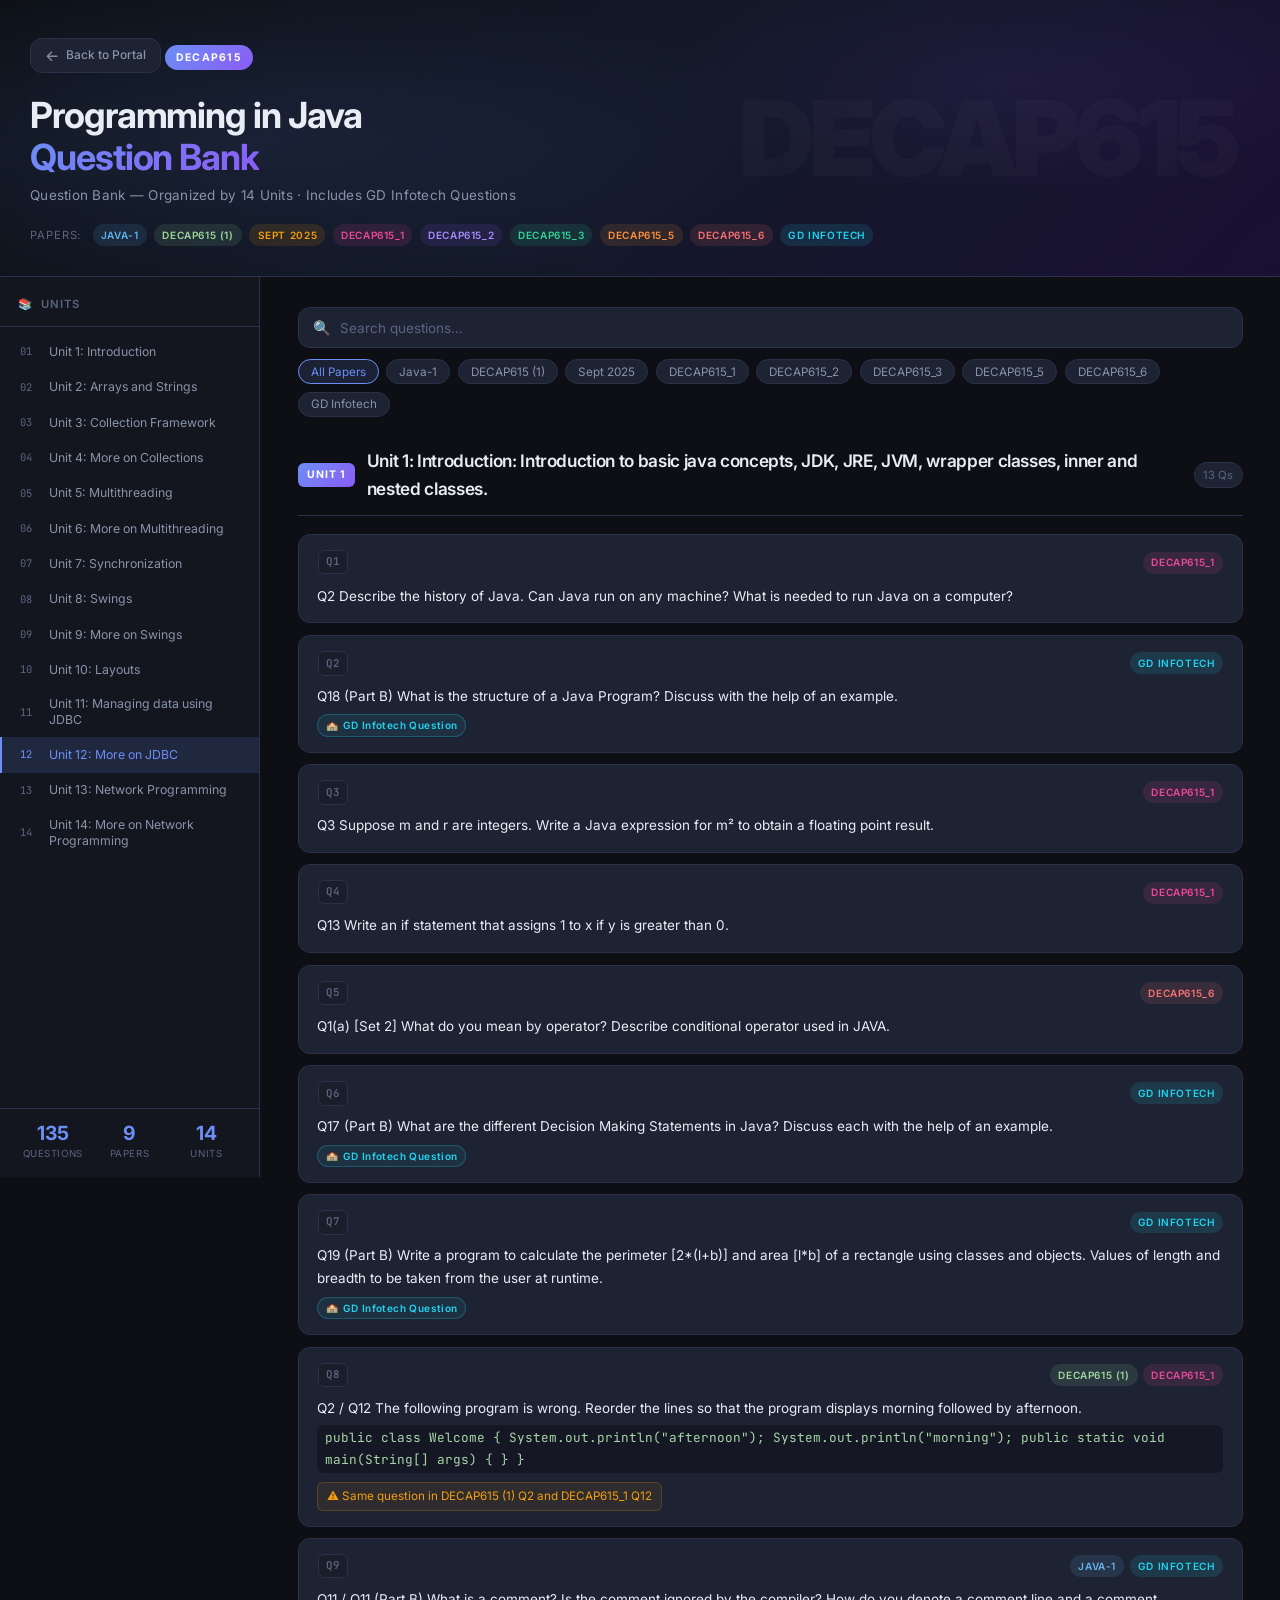
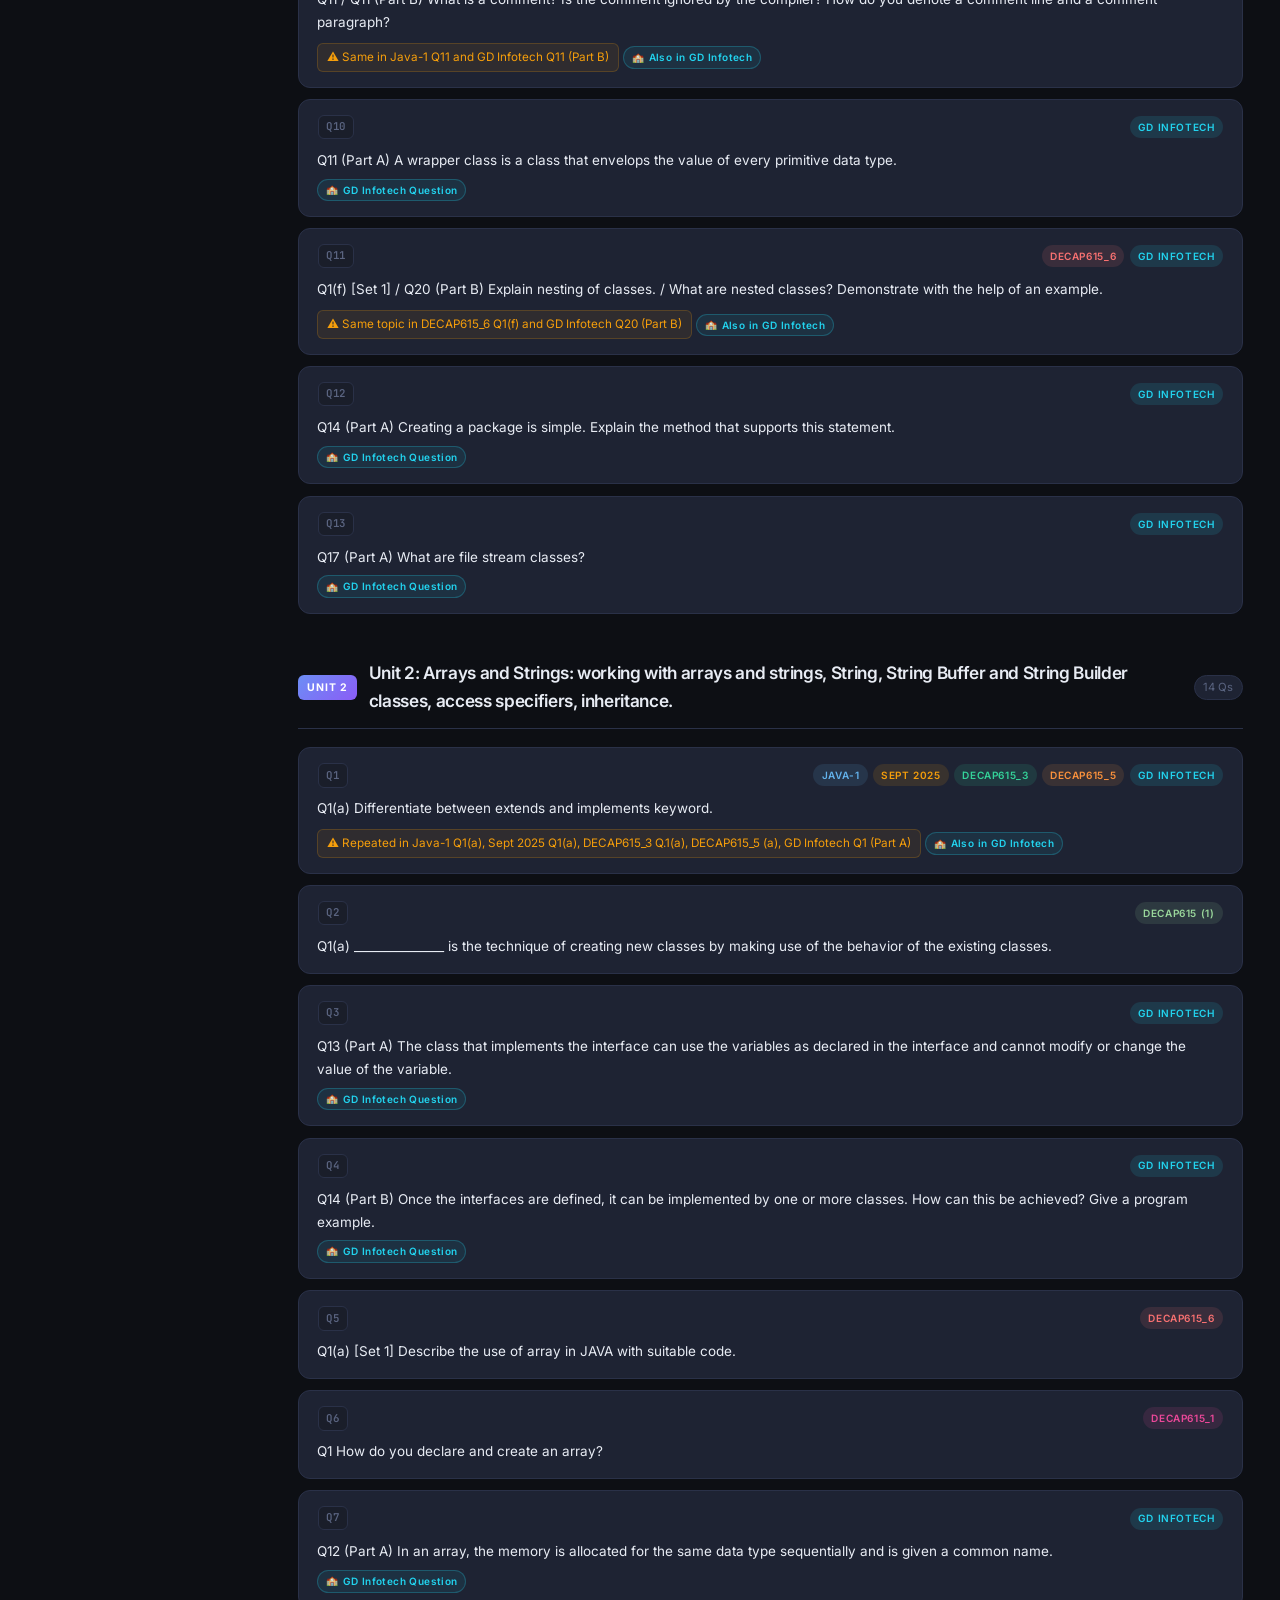
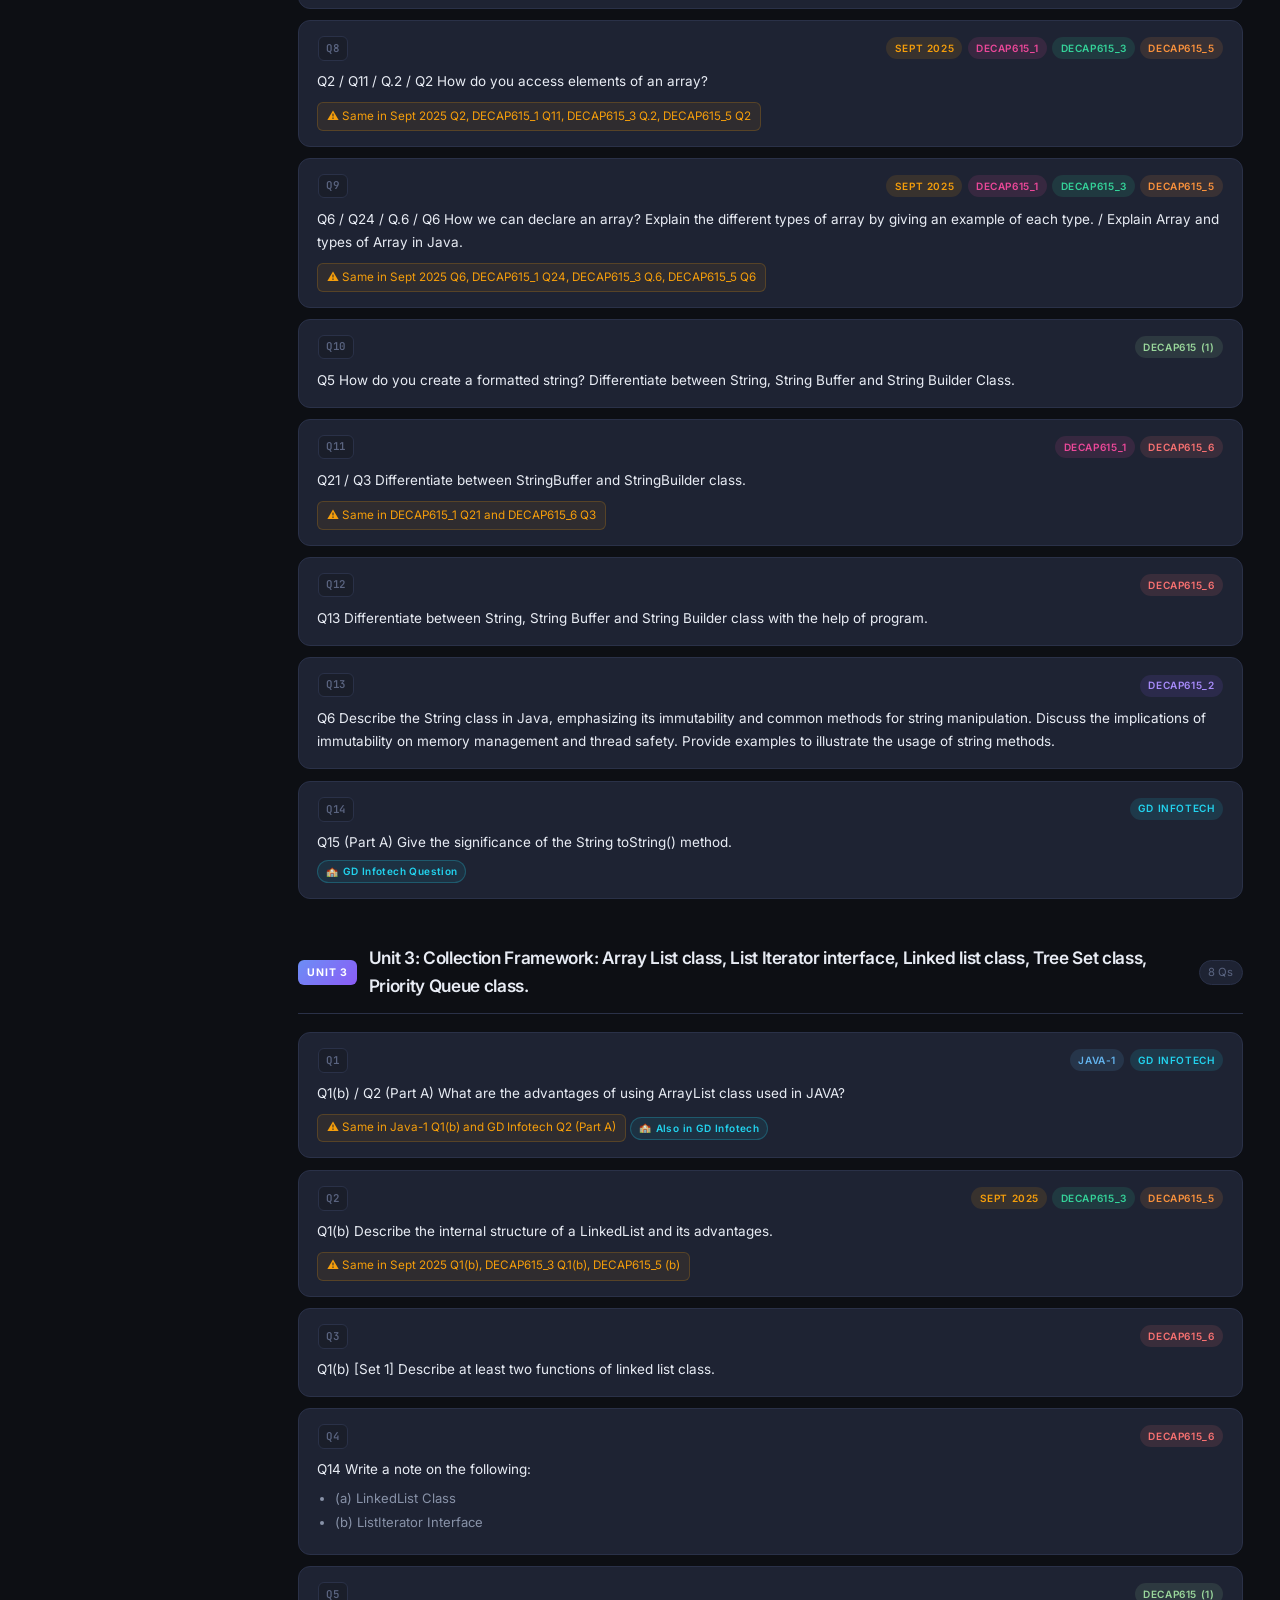
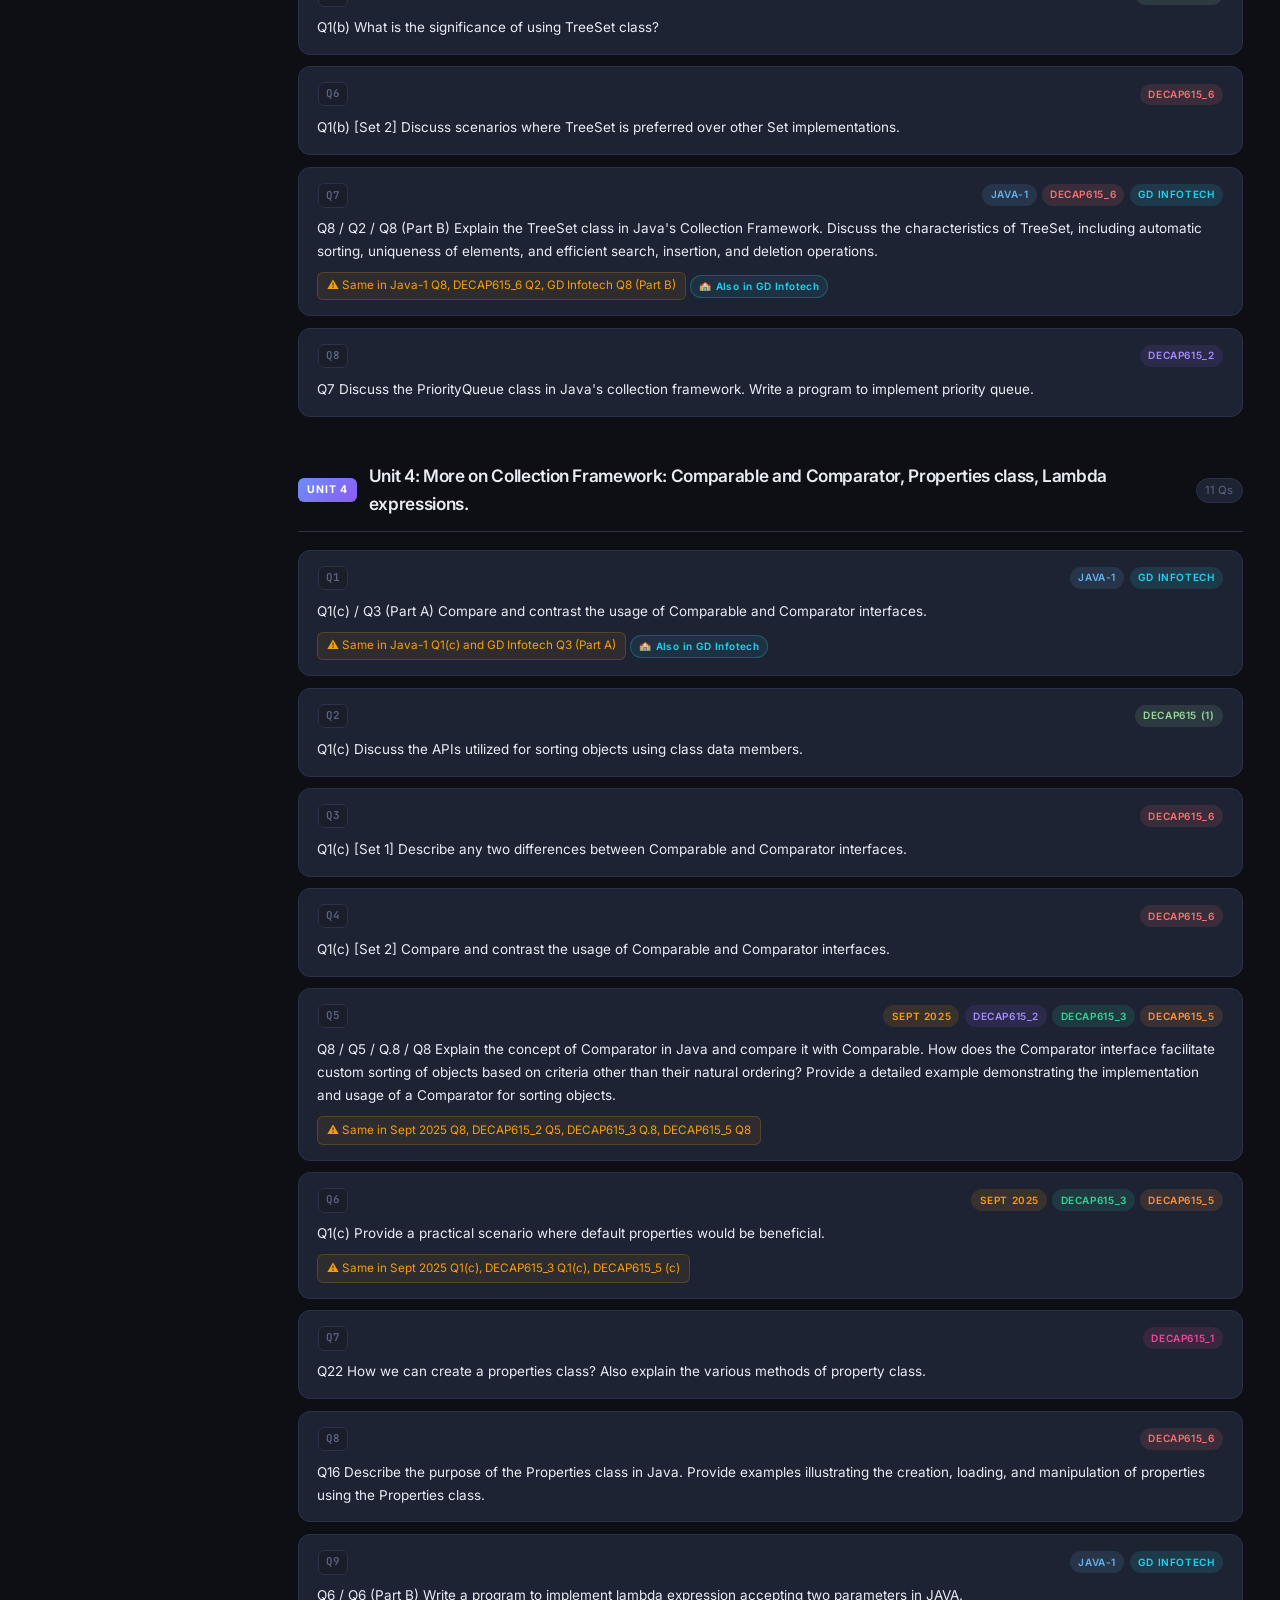
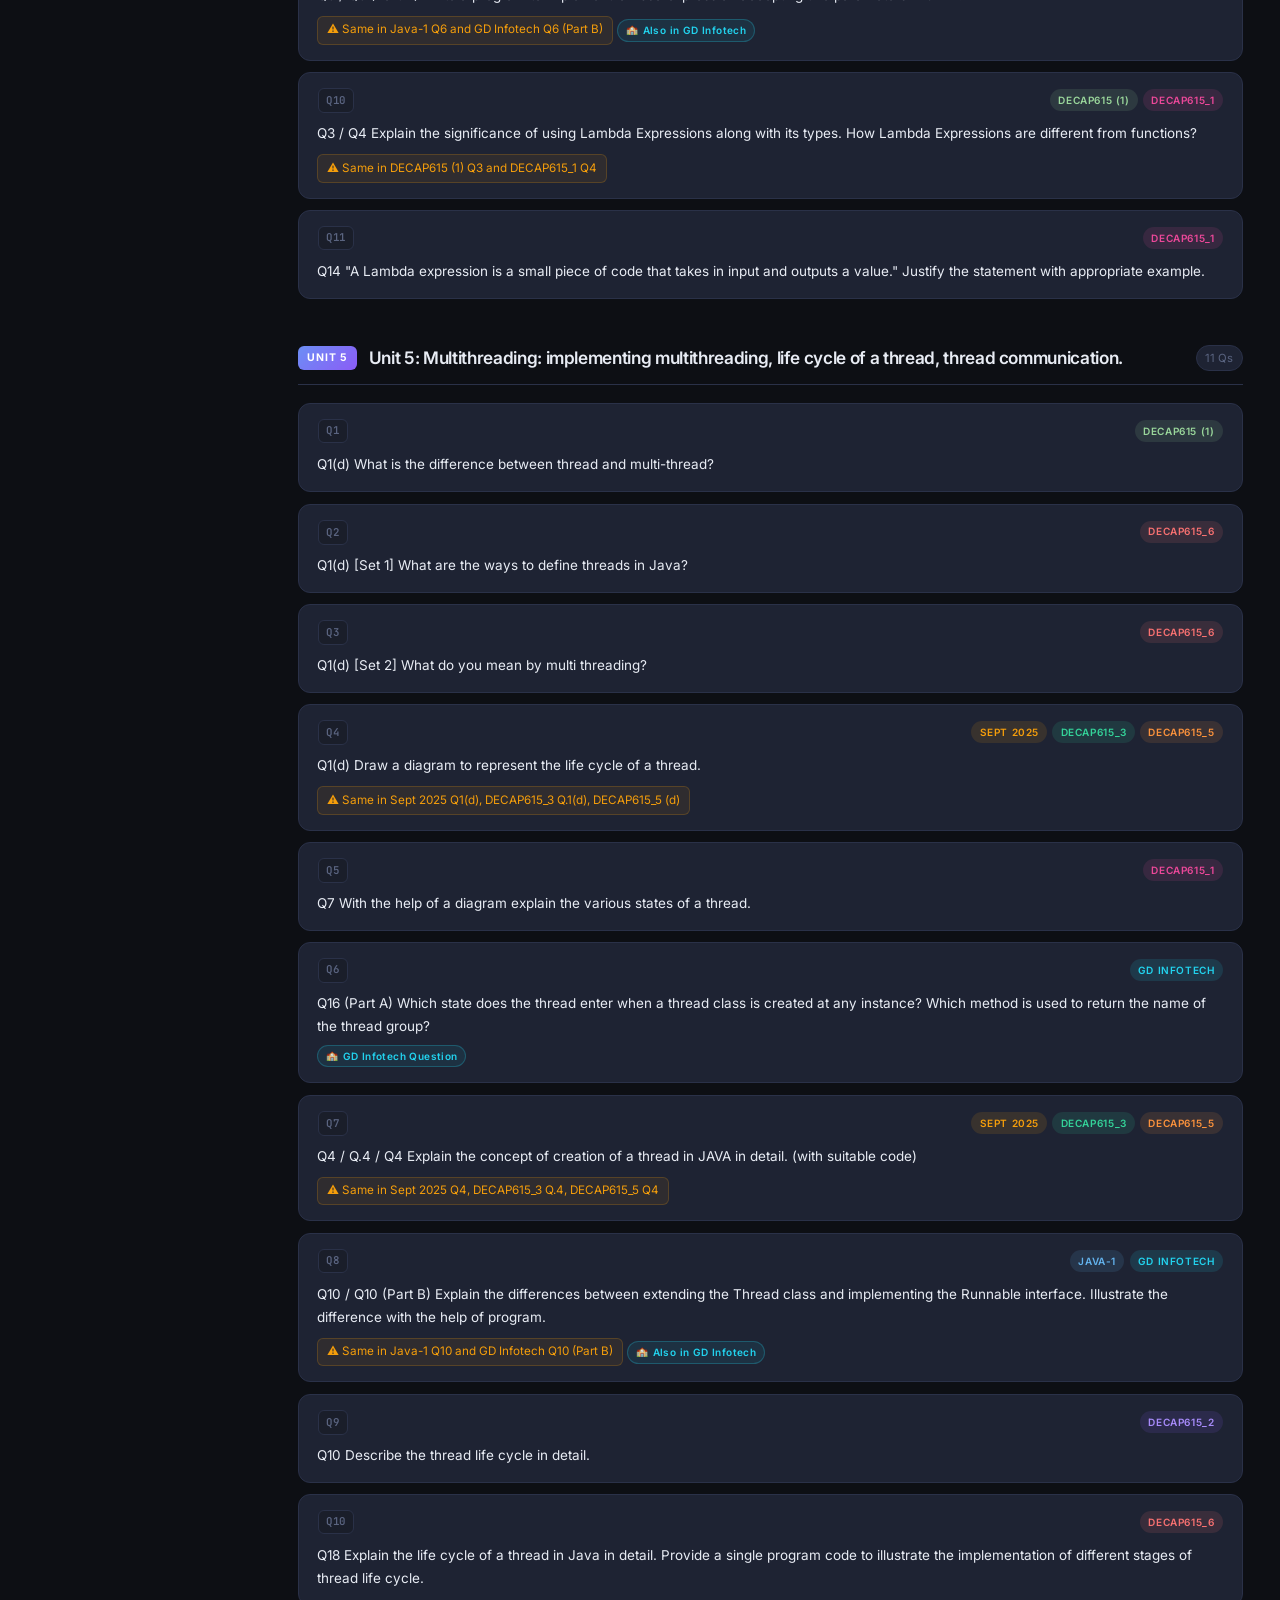
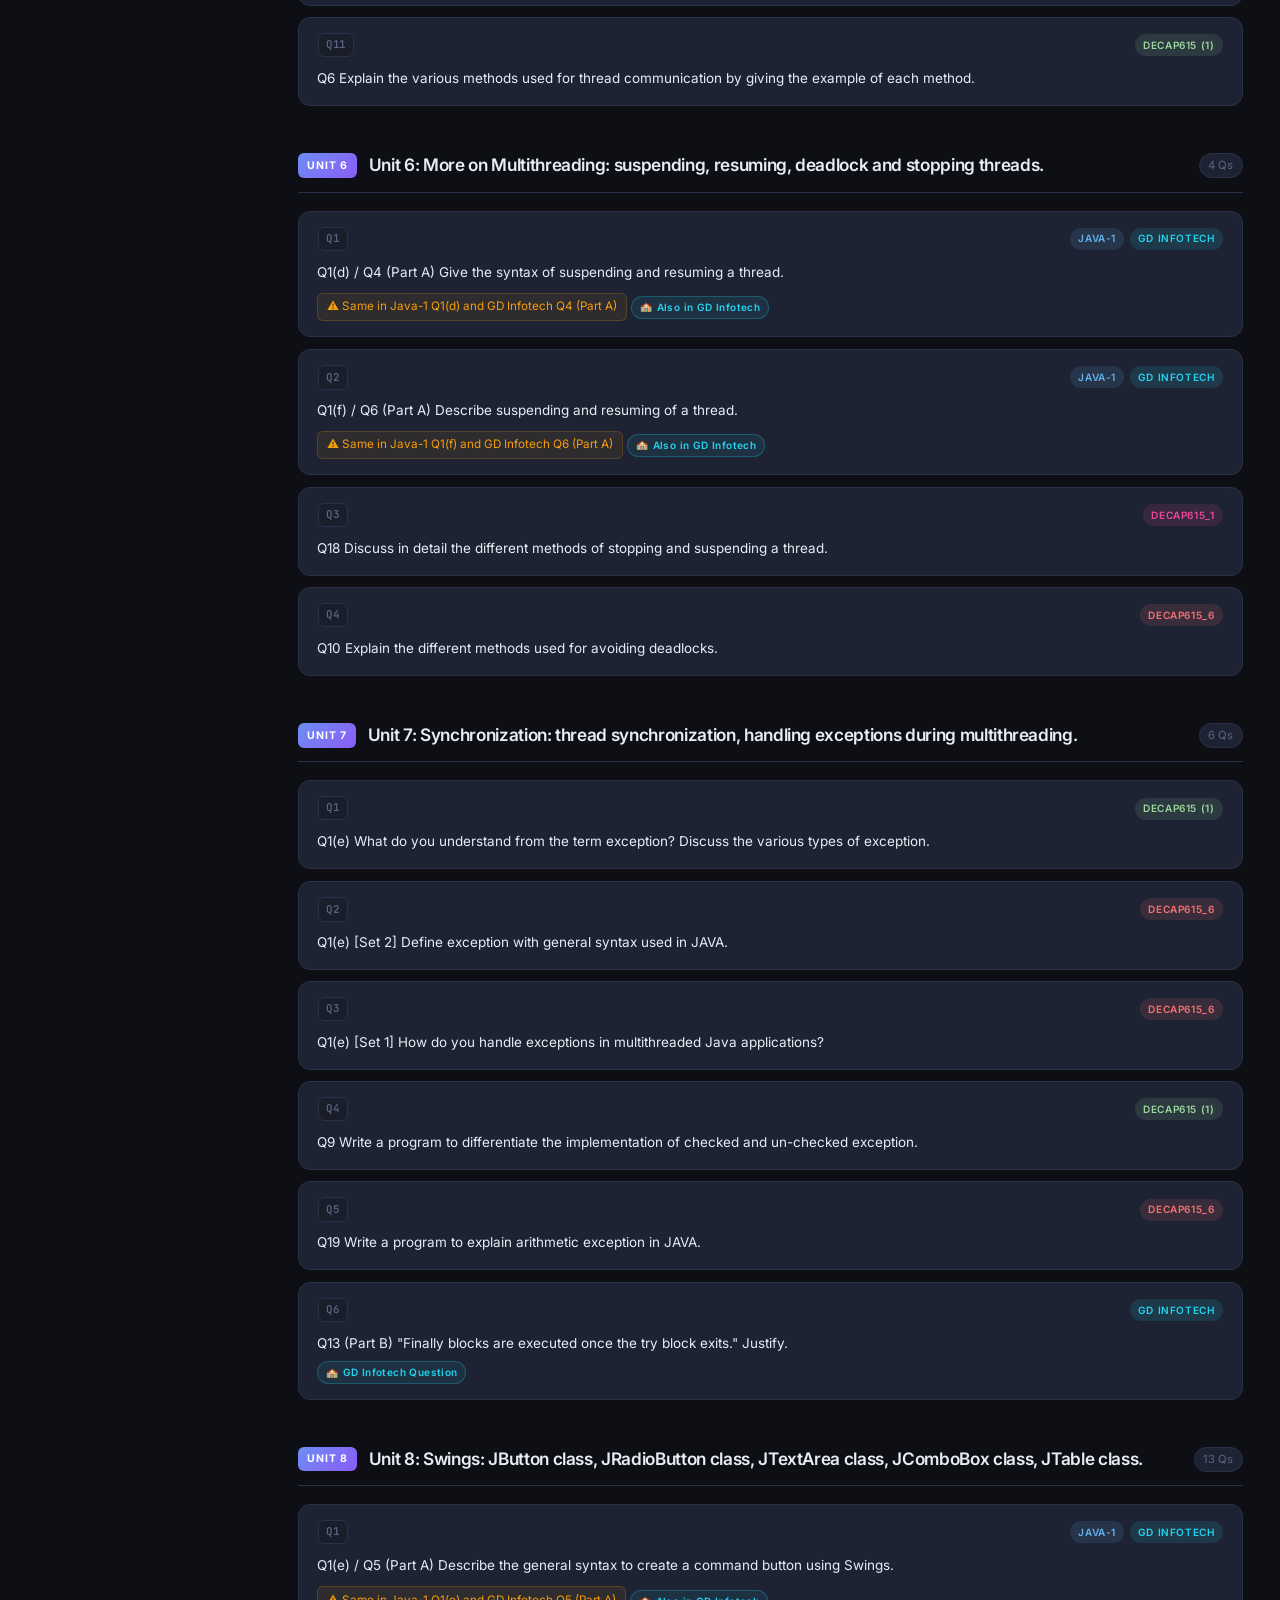
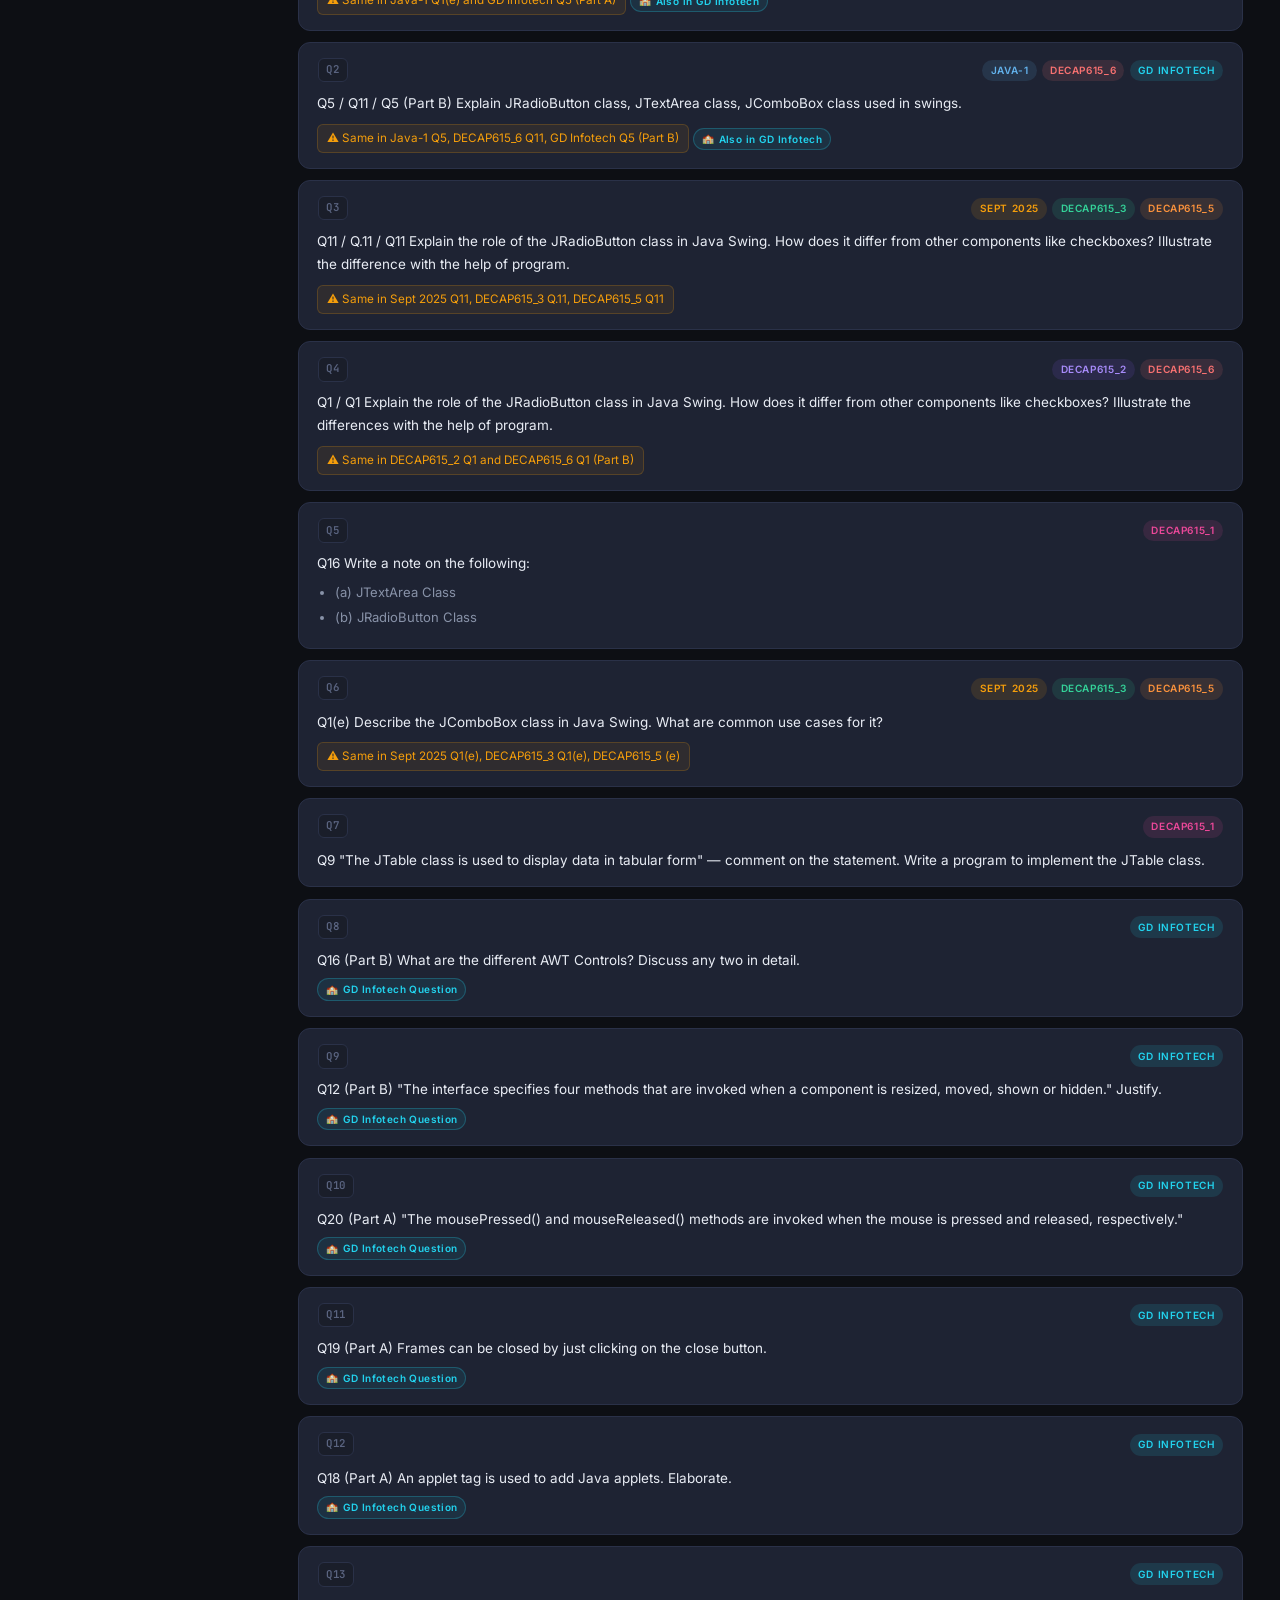
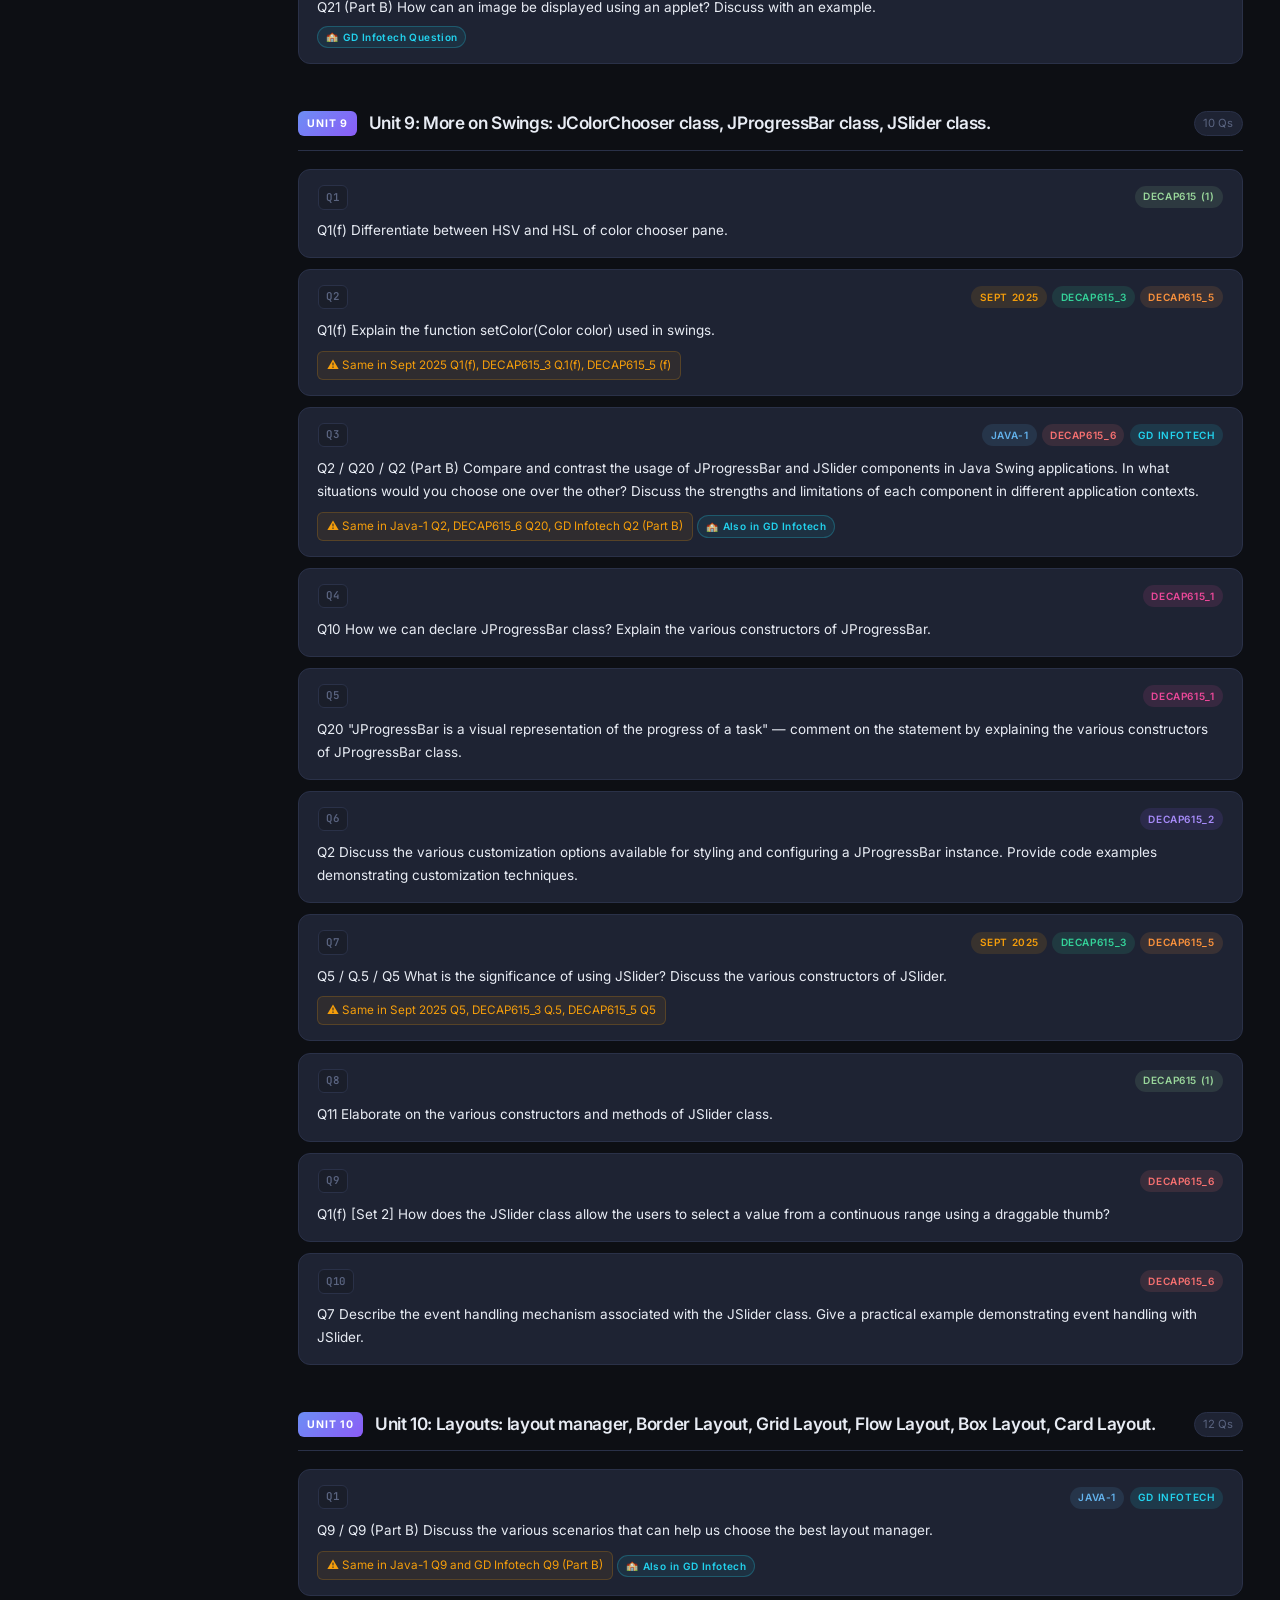
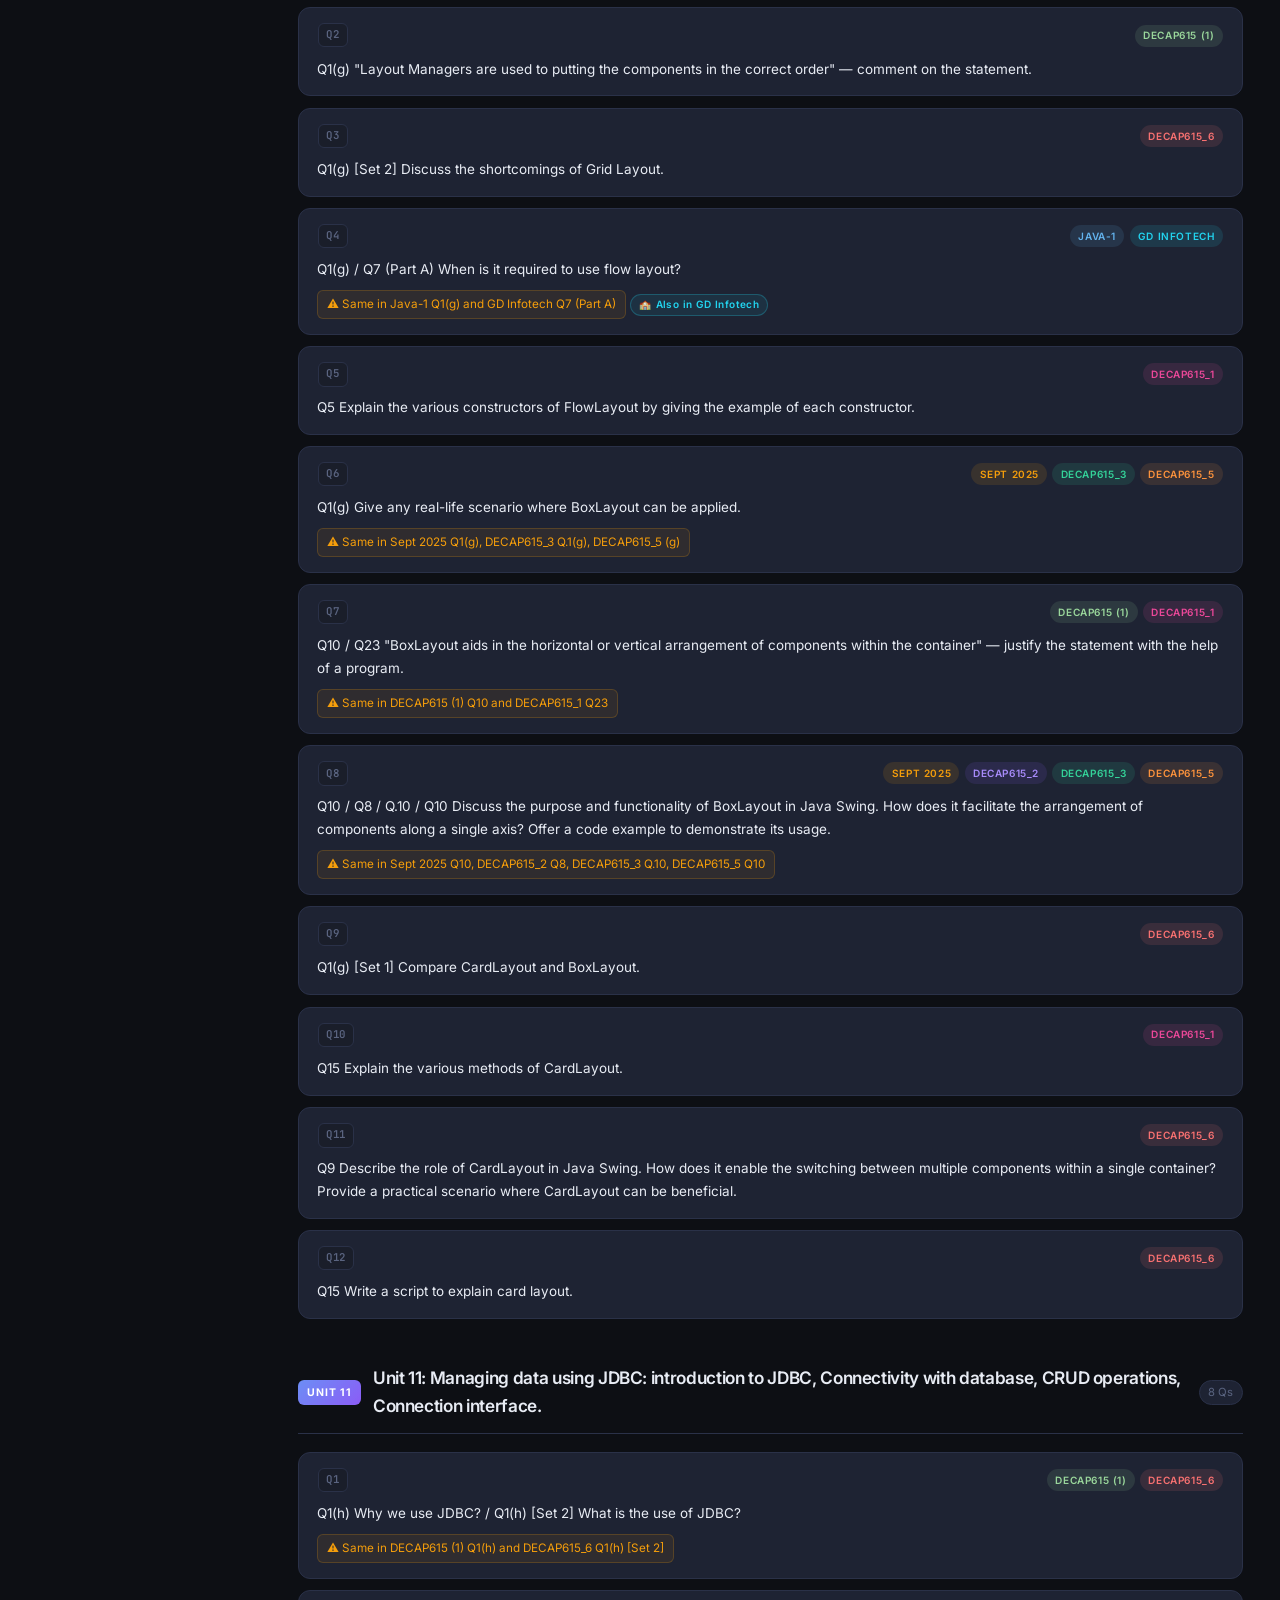
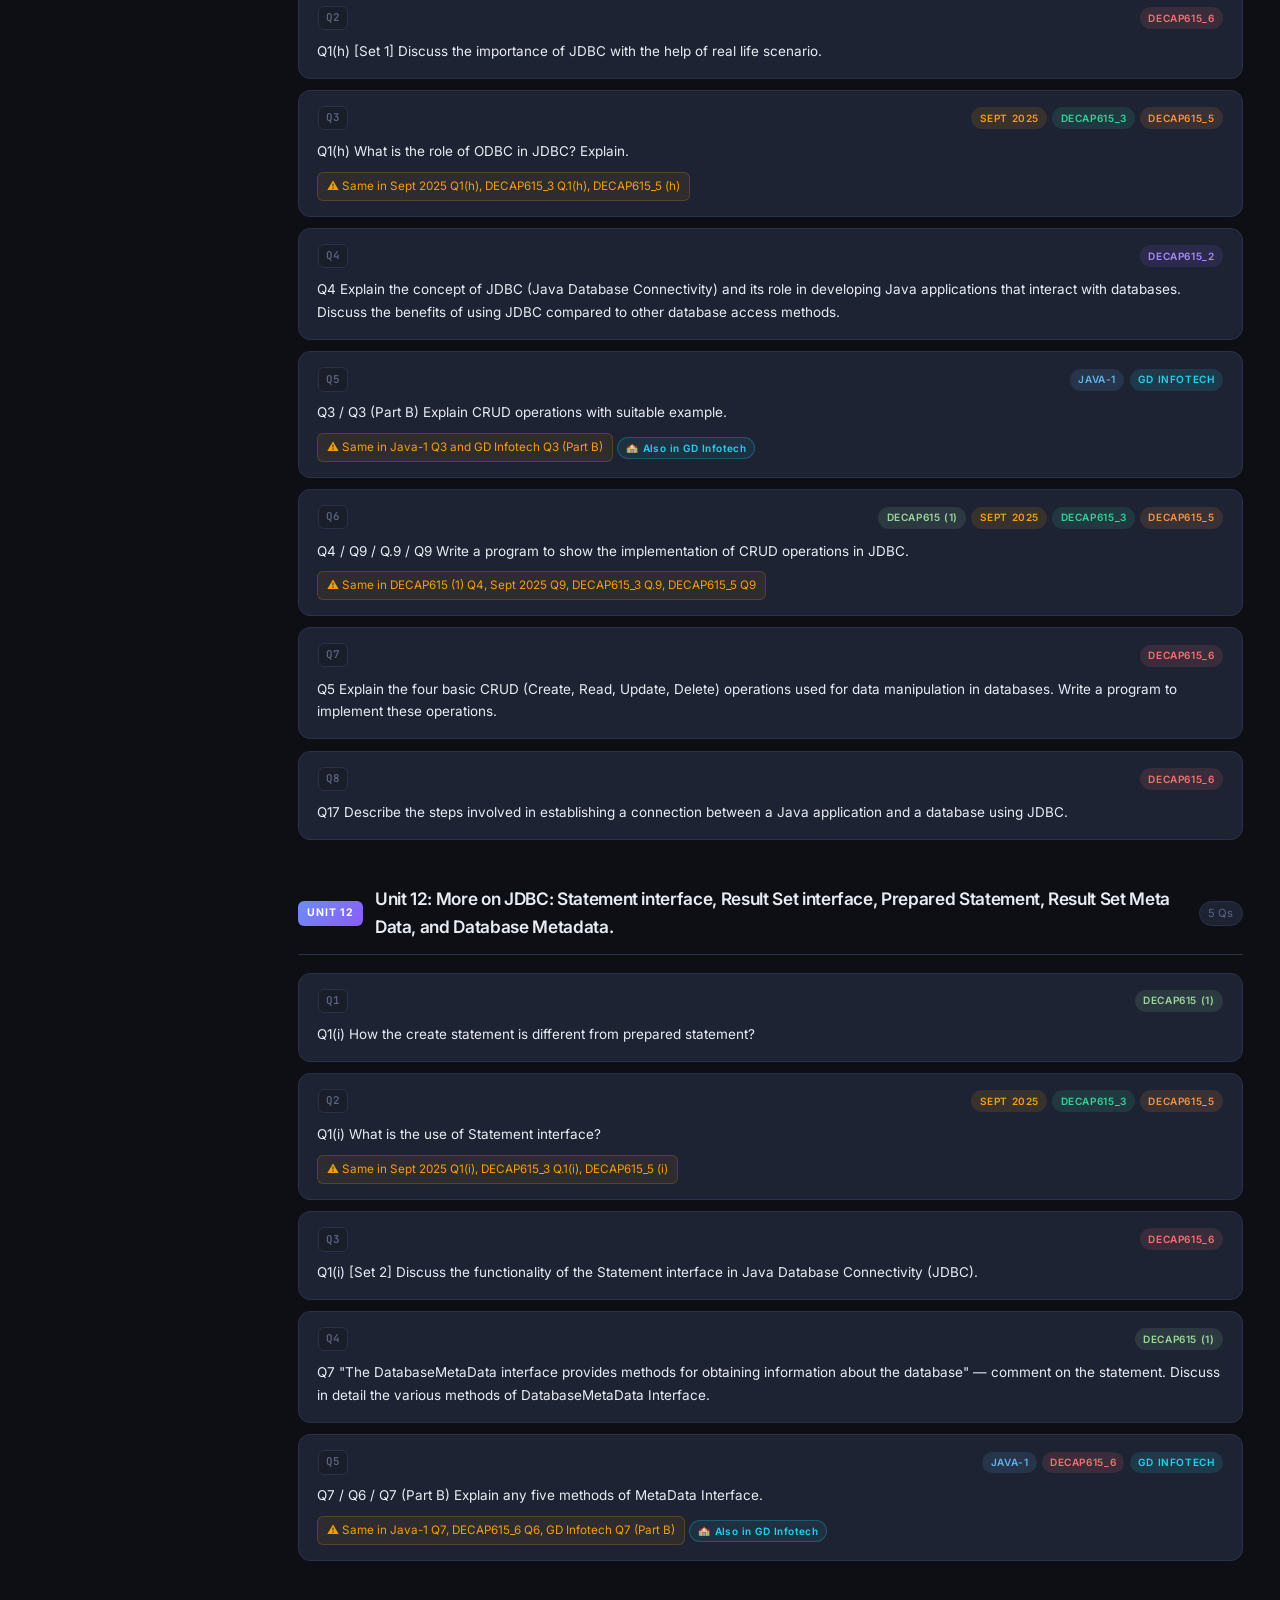
<file: Java/index.html>
<!DOCTYPE html>
<html lang="en">
<head>
  <meta charset="UTF-8" />
  <meta name="viewport" content="width=device-width, initial-scale=1.0" />
  <title>DECAP615 – Programming in Java | Question Bank</title>
  <meta name="description" content="Organized question bank for DECAP615 Programming in Java. All questions sorted by 14 units from multiple past papers including GD Infotech." />
  <link rel="preconnect" href="https://fonts.googleapis.com" />
  <link rel="preconnect" href="https://fonts.gstatic.com" crossorigin />
  <link href="https://fonts.googleapis.com/css2?family=Inter:wght@300;400;500;600;700&family=JetBrains+Mono:wght@400;500&display=swap" rel="stylesheet" />
  <link rel="stylesheet" href="../style.css" />
  <style>
    .site-header::after { content: 'DECAP615'; }
    :root {
      --tag-p7-bg: rgba(251,146,60,0.12);  --tag-p7-c: #fb923c;
      --tag-p8-bg: rgba(248,113,113,0.12); --tag-p8-c: #f87171;
      --tag-p9-bg: rgba(34,211,238,0.12);  --tag-p9-c: #22d3ee;
    }
    .tag-p7 { background:var(--tag-p7-bg); color:var(--tag-p7-c); }
    .tag-p8 { background:var(--tag-p8-bg); color:var(--tag-p8-c); }
    .tag-p9 { background:var(--tag-p9-bg); color:var(--tag-p9-c); }
    .gdi-badge {
      display:inline-flex; align-items:center; gap:.3rem;
      font-size:.67rem; font-weight:600; color:#22d3ee;
      background:rgba(34,211,238,.08); border:1px solid rgba(34,211,238,.25);
      border-radius:100px; padding:.13rem .5rem; margin-top:.45rem; letter-spacing:.04em;
    }
    .gdi-badge::before { content:'🏫'; font-size:.65rem; }
  </style>
</head>
<body>

  <!-- ===== HEADER ===== -->
  <header class="site-header">
    <div class="header-inner">
      <a href="../index.html" class="back-link"><span class="back-arrow">←</span> Back to Portal</a>
      <div class="header-badge">DECAP615</div>
      <h1 class="site-title">Programming in Java<br><span>Question Bank</span></h1>
      <p class="site-subtitle">Question Bank — Organized by 14 Units · Includes GD Infotech Questions</p>
      <div class="paper-legend">
        <span class="legend-label">Papers:</span>
        <span class="tag tag-p1">Java-1</span>
        <span class="tag tag-p2">DECAP615 (1)</span>
        <span class="tag tag-p3">Sept 2025</span>
        <span class="tag tag-p4">DECAP615_1</span>
        <span class="tag tag-p5">DECAP615_2</span>
        <span class="tag tag-p6">DECAP615_3</span>
        <span class="tag tag-p7">DECAP615_5</span>
        <span class="tag tag-p8">DECAP615_6</span>
        <span class="tag tag-p9">GD Infotech</span>
      </div>
    </div>
  </header>

  <!-- ===== LAYOUT ===== -->
  <div class="page-layout">

    <!-- Sidebar -->
    <aside class="sidebar" id="sidebar">
      <div class="sidebar-header"><span class="sidebar-icon">📚</span><span>Units</span></div>
      <nav class="unit-nav" id="unitNav">
        <a href="#unit1"  class="nav-item active" data-unit="1"><span class="nav-num">01</span><span class="nav-text">Unit 1: Introduction</span></a>
        <a href="#unit2"  class="nav-item" data-unit="2"><span class="nav-num">02</span><span class="nav-text">Unit 2: Arrays and Strings</span></a>
        <a href="#unit3"  class="nav-item" data-unit="3"><span class="nav-num">03</span><span class="nav-text">Unit 3: Collection Framework</span></a>
        <a href="#unit4"  class="nav-item" data-unit="4"><span class="nav-num">04</span><span class="nav-text">Unit 4: More on Collections</span></a>
        <a href="#unit5"  class="nav-item" data-unit="5"><span class="nav-num">05</span><span class="nav-text">Unit 5: Multithreading</span></a>
        <a href="#unit6"  class="nav-item" data-unit="6"><span class="nav-num">06</span><span class="nav-text">Unit 6: More on Multithreading</span></a>
        <a href="#unit7"  class="nav-item" data-unit="7"><span class="nav-num">07</span><span class="nav-text">Unit 7: Synchronization</span></a>
        <a href="#unit8"  class="nav-item" data-unit="8"><span class="nav-num">08</span><span class="nav-text">Unit 8: Swings</span></a>
        <a href="#unit9"  class="nav-item" data-unit="9"><span class="nav-num">09</span><span class="nav-text">Unit 9: More on Swings</span></a>
        <a href="#unit10" class="nav-item" data-unit="10"><span class="nav-num">10</span><span class="nav-text">Unit 10: Layouts</span></a>
        <a href="#unit11" class="nav-item" data-unit="11"><span class="nav-num">11</span><span class="nav-text">Unit 11: Managing data using JDBC</span></a>
        <a href="#unit12" class="nav-item" data-unit="12"><span class="nav-num">12</span><span class="nav-text">Unit 12: More on JDBC</span></a>
        <a href="#unit13" class="nav-item" data-unit="13"><span class="nav-num">13</span><span class="nav-text">Unit 13: Network Programming</span></a>
        <a href="#unit14" class="nav-item" data-unit="14"><span class="nav-num">14</span><span class="nav-text">Unit 14: More on Network Programming</span></a>
      </nav>
      <div class="sidebar-stats">
        <div class="stat-item"><span class="stat-num" id="totalQCount">0</span><span class="stat-label">Questions</span></div>
        <div class="stat-item"><span class="stat-num">9</span><span class="stat-label">Papers</span></div>
        <div class="stat-item"><span class="stat-num">14</span><span class="stat-label">Units</span></div>
      </div>
    </aside>

    <!-- Main Content -->
    <main class="main-content" id="mainContent">

      <!-- Search -->
      <div class="search-wrap">
        <div class="search-box">
          <span class="search-icon">🔍</span>
          <input type="text" id="searchInput" placeholder="Search questions…" autocomplete="off" />
          <button class="search-clear" id="searchClear" title="Clear">✕</button>
        </div>
        <div class="filter-chips" id="filterChips">
          <button class="chip active" data-filter="all">All Papers</button>
          <button class="chip" data-filter="p1">Java-1</button>
          <button class="chip" data-filter="p2">DECAP615 (1)</button>
          <button class="chip" data-filter="p3">Sept 2025</button>
          <button class="chip" data-filter="p4">DECAP615_1</button>
          <button class="chip" data-filter="p5">DECAP615_2</button>
          <button class="chip" data-filter="p6">DECAP615_3</button>
          <button class="chip" data-filter="p7">DECAP615_5</button>
          <button class="chip" data-filter="p8">DECAP615_6</button>
          <button class="chip" data-filter="p9">GD Infotech</button>
        </div>
      </div>

      <div id="noResults" class="no-results hidden"><span>🔎</span><br>No questions match your search.</div>

      <!-- ===================== UNIT 1 ===================== -->
      <section class="unit-section" id="unit1">
        <div class="unit-header">
          <div class="unit-badge">Unit 1</div>
          <h2 class="unit-title">Unit 1: Introduction: Introduction to basic java concepts, JDK, JRE, JVM, wrapper classes, inner and nested classes.</h2>
          <span class="unit-count" id="count-unit1"></span>
        </div>
        <div class="questions-grid">

          <div class="q-card" data-paper="p4">
            <div class="q-meta"><span class="q-num">Q1</span><div class="q-tags"><span class="tag tag-p4">DECAP615_1</span></div></div>
            <div class="q-body"><p>Q2 Describe the history of Java. Can Java run on any machine? What is needed to run Java on a computer?</p></div>
          </div>

          <div class="q-card" data-paper="p9">
            <div class="q-meta"><span class="q-num">Q2</span><div class="q-tags"><span class="tag tag-p9">GD Infotech</span></div></div>
            <div class="q-body"><p>Q18 (Part B) What is the structure of a Java Program? Discuss with the help of an example.</p></div>
            <div class="gdi-badge">GD Infotech Question</div>
          </div>

          <div class="q-card" data-paper="p4">
            <div class="q-meta"><span class="q-num">Q3</span><div class="q-tags"><span class="tag tag-p4">DECAP615_1</span></div></div>
            <div class="q-body"><p>Q3 Suppose m and r are integers. Write a Java expression for m² to obtain a floating point result.</p></div>
          </div>

          <div class="q-card" data-paper="p4">
            <div class="q-meta"><span class="q-num">Q4</span><div class="q-tags"><span class="tag tag-p4">DECAP615_1</span></div></div>
            <div class="q-body"><p>Q13 Write an if statement that assigns 1 to x if y is greater than 0.</p></div>
          </div>

          <div class="q-card" data-paper="p8">
            <div class="q-meta"><span class="q-num">Q5</span><div class="q-tags"><span class="tag tag-p8">DECAP615_6</span></div></div>
            <div class="q-body"><p>Q1(a) [Set 2] What do you mean by operator? Describe conditional operator used in JAVA.</p></div>
          </div>

          <div class="q-card" data-paper="p9">
            <div class="q-meta"><span class="q-num">Q6</span><div class="q-tags"><span class="tag tag-p9">GD Infotech</span></div></div>
            <div class="q-body"><p>Q17 (Part B) What are the different Decision Making Statements in Java? Discuss each with the help of an example.</p></div>
            <div class="gdi-badge">GD Infotech Question</div>
          </div>

          <div class="q-card" data-paper="p9">
            <div class="q-meta"><span class="q-num">Q7</span><div class="q-tags"><span class="tag tag-p9">GD Infotech</span></div></div>
            <div class="q-body"><p>Q19 (Part B) Write a program to calculate the perimeter [2*(l+b)] and area [l*b] of a rectangle using classes and objects. Values of length and breadth to be taken from the user at runtime.</p></div>
            <div class="gdi-badge">GD Infotech Question</div>
          </div>

          <div class="q-card" data-paper="p2 p4">
            <div class="q-meta"><span class="q-num">Q8</span><div class="q-tags"><span class="tag tag-p2">DECAP615 (1)</span><span class="tag tag-p4">DECAP615_1</span></div></div>
            <div class="q-body">
              <p>Q2 / Q12 The following program is wrong. Reorder the lines so that the program displays morning followed by afternoon.</p>
              <p class="mono">public class Welcome { System.out.println("afternoon"); System.out.println("morning"); public static void main(String[] args) { } }</p>
            </div>
            <div class="q-repeat-note">⚠ Same question in DECAP615 (1) Q2 and DECAP615_1 Q12</div>
          </div>

          <div class="q-card" data-paper="p1 p9">
            <div class="q-meta"><span class="q-num">Q9</span><div class="q-tags"><span class="tag tag-p1">Java-1</span><span class="tag tag-p9">GD Infotech</span></div></div>
            <div class="q-body"><p>Q11 / Q11 (Part B) What is a comment? Is the comment ignored by the compiler? How do you denote a comment line and a comment paragraph?</p></div>
            <div class="q-repeat-note">⚠ Same in Java-1 Q11 and GD Infotech Q11 (Part B)</div>
            <div class="gdi-badge">Also in GD Infotech</div>
          </div>

          <div class="q-card" data-paper="p9">
            <div class="q-meta"><span class="q-num">Q10</span><div class="q-tags"><span class="tag tag-p9">GD Infotech</span></div></div>
            <div class="q-body"><p>Q11 (Part A) A wrapper class is a class that envelops the value of every primitive data type.</p></div>
            <div class="gdi-badge">GD Infotech Question</div>
          </div>

          <div class="q-card" data-paper="p8 p9">
            <div class="q-meta"><span class="q-num">Q11</span><div class="q-tags"><span class="tag tag-p8">DECAP615_6</span><span class="tag tag-p9">GD Infotech</span></div></div>
            <div class="q-body"><p>Q1(f) [Set 1] / Q20 (Part B) Explain nesting of classes. / What are nested classes? Demonstrate with the help of an example.</p></div>
            <div class="q-repeat-note">⚠ Same topic in DECAP615_6 Q1(f) and GD Infotech Q20 (Part B)</div>
            <div class="gdi-badge">Also in GD Infotech</div>
          </div>

          <div class="q-card" data-paper="p9">
            <div class="q-meta"><span class="q-num">Q12</span><div class="q-tags"><span class="tag tag-p9">GD Infotech</span></div></div>
            <div class="q-body"><p>Q14 (Part A) Creating a package is simple. Explain the method that supports this statement.</p></div>
            <div class="gdi-badge">GD Infotech Question</div>
          </div>

          <div class="q-card" data-paper="p9">
            <div class="q-meta"><span class="q-num">Q13</span><div class="q-tags"><span class="tag tag-p9">GD Infotech</span></div></div>
            <div class="q-body"><p>Q17 (Part A) What are file stream classes?</p></div>
            <div class="gdi-badge">GD Infotech Question</div>
          </div>

        </div><!-- /questions-grid -->
      </section>

      <!-- ===================== UNIT 2 ===================== -->
      <section class="unit-section" id="unit2">
        <div class="unit-header">
          <div class="unit-badge">Unit 2</div>
          <h2 class="unit-title">Unit 2: Arrays and Strings: working with arrays and strings, String, String Buffer and String Builder classes, access specifiers, inheritance.</h2>
          <span class="unit-count" id="count-unit2"></span>
        </div>
        <div class="questions-grid">

          <!-- Inheritance / extends / implements -->
          <div class="q-card" data-paper="p1 p3 p6 p7 p9">
            <div class="q-meta"><span class="q-num">Q1</span><div class="q-tags"><span class="tag tag-p1">Java-1</span><span class="tag tag-p3">Sept 2025</span><span class="tag tag-p6">DECAP615_3</span><span class="tag tag-p7">DECAP615_5</span><span class="tag tag-p9">GD Infotech</span></div></div>
            <div class="q-body"><p>Q1(a) Differentiate between extends and implements keyword.</p></div>
            <div class="q-repeat-note">⚠ Repeated in Java-1 Q1(a), Sept 2025 Q1(a), DECAP615_3 Q.1(a), DECAP615_5 (a), GD Infotech Q1 (Part A)</div>
            <div class="gdi-badge">Also in GD Infotech</div>
          </div>

          <div class="q-card" data-paper="p2">
            <div class="q-meta"><span class="q-num">Q2</span><div class="q-tags"><span class="tag tag-p2">DECAP615 (1)</span></div></div>
            <div class="q-body"><p>Q1(a) _______________ is the technique of creating new classes by making use of the behavior of the existing classes.</p></div>
          </div>

          <!-- Interface concepts -->
          <div class="q-card" data-paper="p9">
            <div class="q-meta"><span class="q-num">Q3</span><div class="q-tags"><span class="tag tag-p9">GD Infotech</span></div></div>
            <div class="q-body"><p>Q13 (Part A) The class that implements the interface can use the variables as declared in the interface and cannot modify or change the value of the variable.</p></div>
            <div class="gdi-badge">GD Infotech Question</div>
          </div>

          <div class="q-card" data-paper="p9">
            <div class="q-meta"><span class="q-num">Q4</span><div class="q-tags"><span class="tag tag-p9">GD Infotech</span></div></div>
            <div class="q-body"><p>Q14 (Part B) Once the interfaces are defined, it can be implemented by one or more classes. How can this be achieved? Give a program example.</p></div>
            <div class="gdi-badge">GD Infotech Question</div>
          </div>

          <!-- Arrays -->
          <div class="q-card" data-paper="p8">
            <div class="q-meta"><span class="q-num">Q5</span><div class="q-tags"><span class="tag tag-p8">DECAP615_6</span></div></div>
            <div class="q-body"><p>Q1(a) [Set 1] Describe the use of array in JAVA with suitable code.</p></div>
          </div>

          <div class="q-card" data-paper="p4">
            <div class="q-meta"><span class="q-num">Q6</span><div class="q-tags"><span class="tag tag-p4">DECAP615_1</span></div></div>
            <div class="q-body"><p>Q1 How do you declare and create an array?</p></div>
          </div>

          <div class="q-card" data-paper="p9">
            <div class="q-meta"><span class="q-num">Q7</span><div class="q-tags"><span class="tag tag-p9">GD Infotech</span></div></div>
            <div class="q-body"><p>Q12 (Part A) In an array, the memory is allocated for the same data type sequentially and is given a common name.</p></div>
            <div class="gdi-badge">GD Infotech Question</div>
          </div>

          <div class="q-card" data-paper="p3 p4 p6 p7">
            <div class="q-meta"><span class="q-num">Q8</span><div class="q-tags"><span class="tag tag-p3">Sept 2025</span><span class="tag tag-p4">DECAP615_1</span><span class="tag tag-p6">DECAP615_3</span><span class="tag tag-p7">DECAP615_5</span></div></div>
            <div class="q-body"><p>Q2 / Q11 / Q.2 / Q2 How do you access elements of an array?</p></div>
            <div class="q-repeat-note">⚠ Same in Sept 2025 Q2, DECAP615_1 Q11, DECAP615_3 Q.2, DECAP615_5 Q2</div>
          </div>

          <div class="q-card" data-paper="p3 p4 p6 p7">
            <div class="q-meta"><span class="q-num">Q9</span><div class="q-tags"><span class="tag tag-p3">Sept 2025</span><span class="tag tag-p4">DECAP615_1</span><span class="tag tag-p6">DECAP615_3</span><span class="tag tag-p7">DECAP615_5</span></div></div>
            <div class="q-body"><p>Q6 / Q24 / Q.6 / Q6 How we can declare an array? Explain the different types of array by giving an example of each type. / Explain Array and types of Array in Java.</p></div>
            <div class="q-repeat-note">⚠ Same in Sept 2025 Q6, DECAP615_1 Q24, DECAP615_3 Q.6, DECAP615_5 Q6</div>
          </div>

          <!-- Strings -->
          <div class="q-card" data-paper="p2">
            <div class="q-meta"><span class="q-num">Q10</span><div class="q-tags"><span class="tag tag-p2">DECAP615 (1)</span></div></div>
            <div class="q-body"><p>Q5 How do you create a formatted string? Differentiate between String, String Buffer and String Builder Class.</p></div>
          </div>

          <div class="q-card" data-paper="p4 p8">
            <div class="q-meta"><span class="q-num">Q11</span><div class="q-tags"><span class="tag tag-p4">DECAP615_1</span><span class="tag tag-p8">DECAP615_6</span></div></div>
            <div class="q-body"><p>Q21 / Q3 Differentiate between StringBuffer and StringBuilder class.</p></div>
            <div class="q-repeat-note">⚠ Same in DECAP615_1 Q21 and DECAP615_6 Q3</div>
          </div>

          <div class="q-card" data-paper="p8">
            <div class="q-meta"><span class="q-num">Q12</span><div class="q-tags"><span class="tag tag-p8">DECAP615_6</span></div></div>
            <div class="q-body"><p>Q13 Differentiate between String, String Buffer and String Builder class with the help of program.</p></div>
          </div>

          <div class="q-card" data-paper="p5">
            <div class="q-meta"><span class="q-num">Q13</span><div class="q-tags"><span class="tag tag-p5">DECAP615_2</span></div></div>
            <div class="q-body"><p>Q6 Describe the String class in Java, emphasizing its immutability and common methods for string manipulation. Discuss the implications of immutability on memory management and thread safety. Provide examples to illustrate the usage of string methods.</p></div>
          </div>

          <div class="q-card" data-paper="p9">
            <div class="q-meta"><span class="q-num">Q14</span><div class="q-tags"><span class="tag tag-p9">GD Infotech</span></div></div>
            <div class="q-body"><p>Q15 (Part A) Give the significance of the String toString() method.</p></div>
            <div class="gdi-badge">GD Infotech Question</div>
          </div>

        </div><!-- /questions-grid -->
      </section>

      <!-- ===================== UNIT 3 ===================== -->
      <section class="unit-section" id="unit3">
        <div class="unit-header">
          <div class="unit-badge">Unit 3</div>
          <h2 class="unit-title">Unit 3: Collection Framework: Array List class, List Iterator interface, Linked list class, Tree Set class, Priority Queue class.</h2>
          <span class="unit-count" id="count-unit3"></span>
        </div>
        <div class="questions-grid">

          <div class="q-card" data-paper="p1 p9">
            <div class="q-meta"><span class="q-num">Q1</span><div class="q-tags"><span class="tag tag-p1">Java-1</span><span class="tag tag-p9">GD Infotech</span></div></div>
            <div class="q-body"><p>Q1(b) / Q2 (Part A) What are the advantages of using ArrayList class used in JAVA?</p></div>
            <div class="q-repeat-note">⚠ Same in Java-1 Q1(b) and GD Infotech Q2 (Part A)</div>
            <div class="gdi-badge">Also in GD Infotech</div>
          </div>

          <div class="q-card" data-paper="p3 p6 p7">
            <div class="q-meta"><span class="q-num">Q2</span><div class="q-tags"><span class="tag tag-p3">Sept 2025</span><span class="tag tag-p6">DECAP615_3</span><span class="tag tag-p7">DECAP615_5</span></div></div>
            <div class="q-body"><p>Q1(b) Describe the internal structure of a LinkedList and its advantages.</p></div>
            <div class="q-repeat-note">⚠ Same in Sept 2025 Q1(b), DECAP615_3 Q.1(b), DECAP615_5 (b)</div>
          </div>

          <div class="q-card" data-paper="p8">
            <div class="q-meta"><span class="q-num">Q3</span><div class="q-tags"><span class="tag tag-p8">DECAP615_6</span></div></div>
            <div class="q-body"><p>Q1(b) [Set 1] Describe at least two functions of linked list class.</p></div>
          </div>

          <div class="q-card" data-paper="p8">
            <div class="q-meta"><span class="q-num">Q4</span><div class="q-tags"><span class="tag tag-p8">DECAP615_6</span></div></div>
            <div class="q-body">
              <p>Q14 Write a note on the following:</p>
              <ul><li>(a) LinkedList Class</li><li>(b) ListIterator Interface</li></ul>
            </div>
          </div>

          <div class="q-card" data-paper="p2">
            <div class="q-meta"><span class="q-num">Q5</span><div class="q-tags"><span class="tag tag-p2">DECAP615 (1)</span></div></div>
            <div class="q-body"><p>Q1(b) What is the significance of using TreeSet class?</p></div>
          </div>

          <div class="q-card" data-paper="p8">
            <div class="q-meta"><span class="q-num">Q6</span><div class="q-tags"><span class="tag tag-p8">DECAP615_6</span></div></div>
            <div class="q-body"><p>Q1(b) [Set 2] Discuss scenarios where TreeSet is preferred over other Set implementations.</p></div>
          </div>

          <div class="q-card" data-paper="p1 p8 p9">
            <div class="q-meta"><span class="q-num">Q7</span><div class="q-tags"><span class="tag tag-p1">Java-1</span><span class="tag tag-p8">DECAP615_6</span><span class="tag tag-p9">GD Infotech</span></div></div>
            <div class="q-body"><p>Q8 / Q2 / Q8 (Part B) Explain the TreeSet class in Java's Collection Framework. Discuss the characteristics of TreeSet, including automatic sorting, uniqueness of elements, and efficient search, insertion, and deletion operations.</p></div>
            <div class="q-repeat-note">⚠ Same in Java-1 Q8, DECAP615_6 Q2, GD Infotech Q8 (Part B)</div>
            <div class="gdi-badge">Also in GD Infotech</div>
          </div>

          <div class="q-card" data-paper="p5">
            <div class="q-meta"><span class="q-num">Q8</span><div class="q-tags"><span class="tag tag-p5">DECAP615_2</span></div></div>
            <div class="q-body"><p>Q7 Discuss the PriorityQueue class in Java's collection framework. Write a program to implement priority queue.</p></div>
          </div>

        </div><!-- /questions-grid -->
      </section>

      <!-- ===================== UNIT 4 ===================== -->
      <section class="unit-section" id="unit4">
        <div class="unit-header">
          <div class="unit-badge">Unit 4</div>
          <h2 class="unit-title">Unit 4: More on Collection Framework: Comparable and Comparator, Properties class, Lambda expressions.</h2>
          <span class="unit-count" id="count-unit4"></span>
        </div>
        <div class="questions-grid">

          <!-- Comparable / Comparator -->
          <div class="q-card" data-paper="p1 p9">
            <div class="q-meta"><span class="q-num">Q1</span><div class="q-tags"><span class="tag tag-p1">Java-1</span><span class="tag tag-p9">GD Infotech</span></div></div>
            <div class="q-body"><p>Q1(c) / Q3 (Part A) Compare and contrast the usage of Comparable and Comparator interfaces.</p></div>
            <div class="q-repeat-note">⚠ Same in Java-1 Q1(c) and GD Infotech Q3 (Part A)</div>
            <div class="gdi-badge">Also in GD Infotech</div>
          </div>

          <div class="q-card" data-paper="p2">
            <div class="q-meta"><span class="q-num">Q2</span><div class="q-tags"><span class="tag tag-p2">DECAP615 (1)</span></div></div>
            <div class="q-body"><p>Q1(c) Discuss the APIs utilized for sorting objects using class data members.</p></div>
          </div>

          <div class="q-card" data-paper="p8">
            <div class="q-meta"><span class="q-num">Q3</span><div class="q-tags"><span class="tag tag-p8">DECAP615_6</span></div></div>
            <div class="q-body"><p>Q1(c) [Set 1] Describe any two differences between Comparable and Comparator interfaces.</p></div>
          </div>

          <div class="q-card" data-paper="p8">
            <div class="q-meta"><span class="q-num">Q4</span><div class="q-tags"><span class="tag tag-p8">DECAP615_6</span></div></div>
            <div class="q-body"><p>Q1(c) [Set 2] Compare and contrast the usage of Comparable and Comparator interfaces.</p></div>
          </div>

          <div class="q-card" data-paper="p3 p5 p6 p7">
            <div class="q-meta"><span class="q-num">Q5</span><div class="q-tags"><span class="tag tag-p3">Sept 2025</span><span class="tag tag-p5">DECAP615_2</span><span class="tag tag-p6">DECAP615_3</span><span class="tag tag-p7">DECAP615_5</span></div></div>
            <div class="q-body"><p>Q8 / Q5 / Q.8 / Q8 Explain the concept of Comparator in Java and compare it with Comparable. How does the Comparator interface facilitate custom sorting of objects based on criteria other than their natural ordering? Provide a detailed example demonstrating the implementation and usage of a Comparator for sorting objects.</p></div>
            <div class="q-repeat-note">⚠ Same in Sept 2025 Q8, DECAP615_2 Q5, DECAP615_3 Q.8, DECAP615_5 Q8</div>
          </div>

          <!-- Default properties -->
          <div class="q-card" data-paper="p3 p6 p7">
            <div class="q-meta"><span class="q-num">Q6</span><div class="q-tags"><span class="tag tag-p3">Sept 2025</span><span class="tag tag-p6">DECAP615_3</span><span class="tag tag-p7">DECAP615_5</span></div></div>
            <div class="q-body"><p>Q1(c) Provide a practical scenario where default properties would be beneficial.</p></div>
            <div class="q-repeat-note">⚠ Same in Sept 2025 Q1(c), DECAP615_3 Q.1(c), DECAP615_5 (c)</div>
          </div>

          <!-- Properties class -->
          <div class="q-card" data-paper="p4">
            <div class="q-meta"><span class="q-num">Q7</span><div class="q-tags"><span class="tag tag-p4">DECAP615_1</span></div></div>
            <div class="q-body"><p>Q22 How we can create a properties class? Also explain the various methods of property class.</p></div>
          </div>

          <div class="q-card" data-paper="p8">
            <div class="q-meta"><span class="q-num">Q8</span><div class="q-tags"><span class="tag tag-p8">DECAP615_6</span></div></div>
            <div class="q-body"><p>Q16 Describe the purpose of the Properties class in Java. Provide examples illustrating the creation, loading, and manipulation of properties using the Properties class.</p></div>
          </div>

          <!-- Lambda expressions -->
          <div class="q-card" data-paper="p1 p9">
            <div class="q-meta"><span class="q-num">Q9</span><div class="q-tags"><span class="tag tag-p1">Java-1</span><span class="tag tag-p9">GD Infotech</span></div></div>
            <div class="q-body"><p>Q6 / Q6 (Part B) Write a program to implement lambda expression accepting two parameters in JAVA.</p></div>
            <div class="q-repeat-note">⚠ Same in Java-1 Q6 and GD Infotech Q6 (Part B)</div>
            <div class="gdi-badge">Also in GD Infotech</div>
          </div>

          <div class="q-card" data-paper="p2 p4">
            <div class="q-meta"><span class="q-num">Q10</span><div class="q-tags"><span class="tag tag-p2">DECAP615 (1)</span><span class="tag tag-p4">DECAP615_1</span></div></div>
            <div class="q-body"><p>Q3 / Q4 Explain the significance of using Lambda Expressions along with its types. How Lambda Expressions are different from functions?</p></div>
            <div class="q-repeat-note">⚠ Same in DECAP615 (1) Q3 and DECAP615_1 Q4</div>
          </div>

          <div class="q-card" data-paper="p4">
            <div class="q-meta"><span class="q-num">Q11</span><div class="q-tags"><span class="tag tag-p4">DECAP615_1</span></div></div>
            <div class="q-body"><p>Q14 "A Lambda expression is a small piece of code that takes in input and outputs a value." Justify the statement with appropriate example.</p></div>
          </div>

        </div><!-- /questions-grid -->
      </section>

      <!-- ===================== UNIT 5 ===================== -->
      <section class="unit-section" id="unit5">
        <div class="unit-header">
          <div class="unit-badge">Unit 5</div>
          <h2 class="unit-title">Unit 5: Multithreading: implementing multithreading, life cycle of a thread, thread communication.</h2>
          <span class="unit-count" id="count-unit5"></span>
        </div>
        <div class="questions-grid">

          <div class="q-card" data-paper="p2">
            <div class="q-meta"><span class="q-num">Q1</span><div class="q-tags"><span class="tag tag-p2">DECAP615 (1)</span></div></div>
            <div class="q-body"><p>Q1(d) What is the difference between thread and multi-thread?</p></div>
          </div>

          <div class="q-card" data-paper="p8">
            <div class="q-meta"><span class="q-num">Q2</span><div class="q-tags"><span class="tag tag-p8">DECAP615_6</span></div></div>
            <div class="q-body"><p>Q1(d) [Set 1] What are the ways to define threads in Java?</p></div>
          </div>

          <div class="q-card" data-paper="p8">
            <div class="q-meta"><span class="q-num">Q3</span><div class="q-tags"><span class="tag tag-p8">DECAP615_6</span></div></div>
            <div class="q-body"><p>Q1(d) [Set 2] What do you mean by multi threading?</p></div>
          </div>

          <div class="q-card" data-paper="p3 p6 p7">
            <div class="q-meta"><span class="q-num">Q4</span><div class="q-tags"><span class="tag tag-p3">Sept 2025</span><span class="tag tag-p6">DECAP615_3</span><span class="tag tag-p7">DECAP615_5</span></div></div>
            <div class="q-body"><p>Q1(d) Draw a diagram to represent the life cycle of a thread.</p></div>
            <div class="q-repeat-note">⚠ Same in Sept 2025 Q1(d), DECAP615_3 Q.1(d), DECAP615_5 (d)</div>
          </div>

          <div class="q-card" data-paper="p4">
            <div class="q-meta"><span class="q-num">Q5</span><div class="q-tags"><span class="tag tag-p4">DECAP615_1</span></div></div>
            <div class="q-body"><p>Q7 With the help of a diagram explain the various states of a thread.</p></div>
          </div>

          <div class="q-card" data-paper="p9">
            <div class="q-meta"><span class="q-num">Q6</span><div class="q-tags"><span class="tag tag-p9">GD Infotech</span></div></div>
            <div class="q-body"><p>Q16 (Part A) Which state does the thread enter when a thread class is created at any instance? Which method is used to return the name of the thread group?</p></div>
            <div class="gdi-badge">GD Infotech Question</div>
          </div>

          <div class="q-card" data-paper="p3 p6 p7">
            <div class="q-meta"><span class="q-num">Q7</span><div class="q-tags"><span class="tag tag-p3">Sept 2025</span><span class="tag tag-p6">DECAP615_3</span><span class="tag tag-p7">DECAP615_5</span></div></div>
            <div class="q-body"><p>Q4 / Q.4 / Q4 Explain the concept of creation of a thread in JAVA in detail. (with suitable code)</p></div>
            <div class="q-repeat-note">⚠ Same in Sept 2025 Q4, DECAP615_3 Q.4, DECAP615_5 Q4</div>
          </div>

          <div class="q-card" data-paper="p1 p9">
            <div class="q-meta"><span class="q-num">Q8</span><div class="q-tags"><span class="tag tag-p1">Java-1</span><span class="tag tag-p9">GD Infotech</span></div></div>
            <div class="q-body"><p>Q10 / Q10 (Part B) Explain the differences between extending the Thread class and implementing the Runnable interface. Illustrate the difference with the help of program.</p></div>
            <div class="q-repeat-note">⚠ Same in Java-1 Q10 and GD Infotech Q10 (Part B)</div>
            <div class="gdi-badge">Also in GD Infotech</div>
          </div>

          <div class="q-card" data-paper="p5">
            <div class="q-meta"><span class="q-num">Q9</span><div class="q-tags"><span class="tag tag-p5">DECAP615_2</span></div></div>
            <div class="q-body"><p>Q10 Describe the thread life cycle in detail.</p></div>
          </div>

          <div class="q-card" data-paper="p8">
            <div class="q-meta"><span class="q-num">Q10</span><div class="q-tags"><span class="tag tag-p8">DECAP615_6</span></div></div>
            <div class="q-body"><p>Q18 Explain the life cycle of a thread in Java in detail. Provide a single program code to illustrate the implementation of different stages of thread life cycle.</p></div>
          </div>

          <div class="q-card" data-paper="p2">
            <div class="q-meta"><span class="q-num">Q11</span><div class="q-tags"><span class="tag tag-p2">DECAP615 (1)</span></div></div>
            <div class="q-body"><p>Q6 Explain the various methods used for thread communication by giving the example of each method.</p></div>
          </div>

        </div><!-- /questions-grid -->
      </section>

      <!-- ===================== UNIT 6 ===================== -->
      <section class="unit-section" id="unit6">
        <div class="unit-header">
          <div class="unit-badge">Unit 6</div>
          <h2 class="unit-title">Unit 6: More on Multithreading: suspending, resuming, deadlock and stopping threads.</h2>
          <span class="unit-count" id="count-unit6"></span>
        </div>
        <div class="questions-grid">

          <div class="q-card" data-paper="p1 p9">
            <div class="q-meta"><span class="q-num">Q1</span><div class="q-tags"><span class="tag tag-p1">Java-1</span><span class="tag tag-p9">GD Infotech</span></div></div>
            <div class="q-body"><p>Q1(d) / Q4 (Part A) Give the syntax of suspending and resuming a thread.</p></div>
            <div class="q-repeat-note">⚠ Same in Java-1 Q1(d) and GD Infotech Q4 (Part A)</div>
            <div class="gdi-badge">Also in GD Infotech</div>
          </div>

          <div class="q-card" data-paper="p1 p9">
            <div class="q-meta"><span class="q-num">Q2</span><div class="q-tags"><span class="tag tag-p1">Java-1</span><span class="tag tag-p9">GD Infotech</span></div></div>
            <div class="q-body"><p>Q1(f) / Q6 (Part A) Describe suspending and resuming of a thread.</p></div>
            <div class="q-repeat-note">⚠ Same in Java-1 Q1(f) and GD Infotech Q6 (Part A)</div>
            <div class="gdi-badge">Also in GD Infotech</div>
          </div>

          <div class="q-card" data-paper="p4">
            <div class="q-meta"><span class="q-num">Q3</span><div class="q-tags"><span class="tag tag-p4">DECAP615_1</span></div></div>
            <div class="q-body"><p>Q18 Discuss in detail the different methods of stopping and suspending a thread.</p></div>
          </div>

          <div class="q-card" data-paper="p8">
            <div class="q-meta"><span class="q-num">Q4</span><div class="q-tags"><span class="tag tag-p8">DECAP615_6</span></div></div>
            <div class="q-body"><p>Q10 Explain the different methods used for avoiding deadlocks.</p></div>
          </div>

        </div><!-- /questions-grid -->
      </section>

      <!-- ===================== UNIT 7 ===================== -->
      <section class="unit-section" id="unit7">
        <div class="unit-header">
          <div class="unit-badge">Unit 7</div>
          <h2 class="unit-title">Unit 7: Synchronization: thread synchronization, handling exceptions during multithreading.</h2>
          <span class="unit-count" id="count-unit7"></span>
        </div>
        <div class="questions-grid">

          <div class="q-card" data-paper="p2">
            <div class="q-meta"><span class="q-num">Q1</span><div class="q-tags"><span class="tag tag-p2">DECAP615 (1)</span></div></div>
            <div class="q-body"><p>Q1(e) What do you understand from the term exception? Discuss the various types of exception.</p></div>
          </div>

          <div class="q-card" data-paper="p8">
            <div class="q-meta"><span class="q-num">Q2</span><div class="q-tags"><span class="tag tag-p8">DECAP615_6</span></div></div>
            <div class="q-body"><p>Q1(e) [Set 2] Define exception with general syntax used in JAVA.</p></div>
          </div>

          <div class="q-card" data-paper="p8">
            <div class="q-meta"><span class="q-num">Q3</span><div class="q-tags"><span class="tag tag-p8">DECAP615_6</span></div></div>
            <div class="q-body"><p>Q1(e) [Set 1] How do you handle exceptions in multithreaded Java applications?</p></div>
          </div>

          <div class="q-card" data-paper="p2">
            <div class="q-meta"><span class="q-num">Q4</span><div class="q-tags"><span class="tag tag-p2">DECAP615 (1)</span></div></div>
            <div class="q-body"><p>Q9 Write a program to differentiate the implementation of checked and un-checked exception.</p></div>
          </div>

          <div class="q-card" data-paper="p8">
            <div class="q-meta"><span class="q-num">Q5</span><div class="q-tags"><span class="tag tag-p8">DECAP615_6</span></div></div>
            <div class="q-body"><p>Q19 Write a program to explain arithmetic exception in JAVA.</p></div>
          </div>

          <div class="q-card" data-paper="p9">
            <div class="q-meta"><span class="q-num">Q6</span><div class="q-tags"><span class="tag tag-p9">GD Infotech</span></div></div>
            <div class="q-body"><p>Q13 (Part B) "Finally blocks are executed once the try block exits." Justify.</p></div>
            <div class="gdi-badge">GD Infotech Question</div>
          </div>

        </div><!-- /questions-grid -->
      </section>

      <!-- ===================== UNIT 8 ===================== -->
      <section class="unit-section" id="unit8">
        <div class="unit-header">
          <div class="unit-badge">Unit 8</div>
          <h2 class="unit-title">Unit 8: Swings: JButton class, JRadioButton class, JTextArea class, JComboBox class, JTable class.</h2>
          <span class="unit-count" id="count-unit8"></span>
        </div>
        <div class="questions-grid">

          <!-- JButton (command button) -->
          <div class="q-card" data-paper="p1 p9">
            <div class="q-meta"><span class="q-num">Q1</span><div class="q-tags"><span class="tag tag-p1">Java-1</span><span class="tag tag-p9">GD Infotech</span></div></div>
            <div class="q-body"><p>Q1(e) / Q5 (Part A) Describe the general syntax to create a command button using Swings.</p></div>
            <div class="q-repeat-note">⚠ Same in Java-1 Q1(e) and GD Infotech Q5 (Part A)</div>
            <div class="gdi-badge">Also in GD Infotech</div>
          </div>

          <!-- JRadioButton / JTextArea / JComboBox -->
          <div class="q-card" data-paper="p1 p8 p9">
            <div class="q-meta"><span class="q-num">Q2</span><div class="q-tags"><span class="tag tag-p1">Java-1</span><span class="tag tag-p8">DECAP615_6</span><span class="tag tag-p9">GD Infotech</span></div></div>
            <div class="q-body"><p>Q5 / Q11 / Q5 (Part B) Explain JRadioButton class, JTextArea class, JComboBox class used in swings.</p></div>
            <div class="q-repeat-note">⚠ Same in Java-1 Q5, DECAP615_6 Q11, GD Infotech Q5 (Part B)</div>
            <div class="gdi-badge">Also in GD Infotech</div>
          </div>

          <!-- JRadioButton detailed -->
          <div class="q-card" data-paper="p3 p6 p7">
            <div class="q-meta"><span class="q-num">Q3</span><div class="q-tags"><span class="tag tag-p3">Sept 2025</span><span class="tag tag-p6">DECAP615_3</span><span class="tag tag-p7">DECAP615_5</span></div></div>
            <div class="q-body"><p>Q11 / Q.11 / Q11 Explain the role of the JRadioButton class in Java Swing. How does it differ from other components like checkboxes? Illustrate the difference with the help of program.</p></div>
            <div class="q-repeat-note">⚠ Same in Sept 2025 Q11, DECAP615_3 Q.11, DECAP615_5 Q11</div>
          </div>

          <div class="q-card" data-paper="p5 p8">
            <div class="q-meta"><span class="q-num">Q4</span><div class="q-tags"><span class="tag tag-p5">DECAP615_2</span><span class="tag tag-p8">DECAP615_6</span></div></div>
            <div class="q-body"><p>Q1 / Q1 Explain the role of the JRadioButton class in Java Swing. How does it differ from other components like checkboxes? Illustrate the differences with the help of program.</p></div>
            <div class="q-repeat-note">⚠ Same in DECAP615_2 Q1 and DECAP615_6 Q1 (Part B)</div>
          </div>

          <div class="q-card" data-paper="p4">
            <div class="q-meta"><span class="q-num">Q5</span><div class="q-tags"><span class="tag tag-p4">DECAP615_1</span></div></div>
            <div class="q-body">
              <p>Q16 Write a note on the following:</p>
              <ul><li>(a) JTextArea Class</li><li>(b) JRadioButton Class</li></ul>
            </div>
          </div>

          <!-- JComboBox -->
          <div class="q-card" data-paper="p3 p6 p7">
            <div class="q-meta"><span class="q-num">Q6</span><div class="q-tags"><span class="tag tag-p3">Sept 2025</span><span class="tag tag-p6">DECAP615_3</span><span class="tag tag-p7">DECAP615_5</span></div></div>
            <div class="q-body"><p>Q1(e) Describe the JComboBox class in Java Swing. What are common use cases for it?</p></div>
            <div class="q-repeat-note">⚠ Same in Sept 2025 Q1(e), DECAP615_3 Q.1(e), DECAP615_5 (e)</div>
          </div>

          <!-- JTable -->
          <div class="q-card" data-paper="p4">
            <div class="q-meta"><span class="q-num">Q7</span><div class="q-tags"><span class="tag tag-p4">DECAP615_1</span></div></div>
            <div class="q-body"><p>Q9 "The JTable class is used to display data in tabular form" — comment on the statement. Write a program to implement the JTable class.</p></div>
          </div>

          <!-- AWT / Applets / Frames / Events -->
          <div class="q-card" data-paper="p9">
            <div class="q-meta"><span class="q-num">Q8</span><div class="q-tags"><span class="tag tag-p9">GD Infotech</span></div></div>
            <div class="q-body"><p>Q16 (Part B) What are the different AWT Controls? Discuss any two in detail.</p></div>
            <div class="gdi-badge">GD Infotech Question</div>
          </div>

          <div class="q-card" data-paper="p9">
            <div class="q-meta"><span class="q-num">Q9</span><div class="q-tags"><span class="tag tag-p9">GD Infotech</span></div></div>
            <div class="q-body"><p>Q12 (Part B) "The interface specifies four methods that are invoked when a component is resized, moved, shown or hidden." Justify.</p></div>
            <div class="gdi-badge">GD Infotech Question</div>
          </div>

          <div class="q-card" data-paper="p9">
            <div class="q-meta"><span class="q-num">Q10</span><div class="q-tags"><span class="tag tag-p9">GD Infotech</span></div></div>
            <div class="q-body"><p>Q20 (Part A) "The mousePressed() and mouseReleased() methods are invoked when the mouse is pressed and released, respectively."</p></div>
            <div class="gdi-badge">GD Infotech Question</div>
          </div>

          <div class="q-card" data-paper="p9">
            <div class="q-meta"><span class="q-num">Q11</span><div class="q-tags"><span class="tag tag-p9">GD Infotech</span></div></div>
            <div class="q-body"><p>Q19 (Part A) Frames can be closed by just clicking on the close button.</p></div>
            <div class="gdi-badge">GD Infotech Question</div>
          </div>

          <div class="q-card" data-paper="p9">
            <div class="q-meta"><span class="q-num">Q12</span><div class="q-tags"><span class="tag tag-p9">GD Infotech</span></div></div>
            <div class="q-body"><p>Q18 (Part A) An applet tag is used to add Java applets. Elaborate.</p></div>
            <div class="gdi-badge">GD Infotech Question</div>
          </div>

          <div class="q-card" data-paper="p9">
            <div class="q-meta"><span class="q-num">Q13</span><div class="q-tags"><span class="tag tag-p9">GD Infotech</span></div></div>
            <div class="q-body"><p>Q21 (Part B) How can an image be displayed using an applet? Discuss with an example.</p></div>
            <div class="gdi-badge">GD Infotech Question</div>
          </div>

        </div><!-- /questions-grid -->
      </section>

      <!-- ===================== UNIT 9 ===================== -->
      <section class="unit-section" id="unit9">
        <div class="unit-header">
          <div class="unit-badge">Unit 9</div>
          <h2 class="unit-title">Unit 9: More on Swings: JColorChooser class, JProgressBar class, JSlider class.</h2>
          <span class="unit-count" id="count-unit9"></span>
        </div>
        <div class="questions-grid">

          <!-- JColorChooser -->
          <div class="q-card" data-paper="p2">
            <div class="q-meta"><span class="q-num">Q1</span><div class="q-tags"><span class="tag tag-p2">DECAP615 (1)</span></div></div>
            <div class="q-body"><p>Q1(f) Differentiate between HSV and HSL of color chooser pane.</p></div>
          </div>

          <div class="q-card" data-paper="p3 p6 p7">
            <div class="q-meta"><span class="q-num">Q2</span><div class="q-tags"><span class="tag tag-p3">Sept 2025</span><span class="tag tag-p6">DECAP615_3</span><span class="tag tag-p7">DECAP615_5</span></div></div>
            <div class="q-body"><p>Q1(f) Explain the function setColor(Color color) used in swings.</p></div>
            <div class="q-repeat-note">⚠ Same in Sept 2025 Q1(f), DECAP615_3 Q.1(f), DECAP615_5 (f)</div>
          </div>

          <!-- JProgressBar -->
          <div class="q-card" data-paper="p1 p8 p9">
            <div class="q-meta"><span class="q-num">Q3</span><div class="q-tags"><span class="tag tag-p1">Java-1</span><span class="tag tag-p8">DECAP615_6</span><span class="tag tag-p9">GD Infotech</span></div></div>
            <div class="q-body"><p>Q2 / Q20 / Q2 (Part B) Compare and contrast the usage of JProgressBar and JSlider components in Java Swing applications. In what situations would you choose one over the other? Discuss the strengths and limitations of each component in different application contexts.</p></div>
            <div class="q-repeat-note">⚠ Same in Java-1 Q2, DECAP615_6 Q20, GD Infotech Q2 (Part B)</div>
            <div class="gdi-badge">Also in GD Infotech</div>
          </div>

          <div class="q-card" data-paper="p4">
            <div class="q-meta"><span class="q-num">Q4</span><div class="q-tags"><span class="tag tag-p4">DECAP615_1</span></div></div>
            <div class="q-body"><p>Q10 How we can declare JProgressBar class? Explain the various constructors of JProgressBar.</p></div>
          </div>

          <div class="q-card" data-paper="p4">
            <div class="q-meta"><span class="q-num">Q5</span><div class="q-tags"><span class="tag tag-p4">DECAP615_1</span></div></div>
            <div class="q-body"><p>Q20 "JProgressBar is a visual representation of the progress of a task" — comment on the statement by explaining the various constructors of JProgressBar class.</p></div>
          </div>

          <div class="q-card" data-paper="p5">
            <div class="q-meta"><span class="q-num">Q6</span><div class="q-tags"><span class="tag tag-p5">DECAP615_2</span></div></div>
            <div class="q-body"><p>Q2 Discuss the various customization options available for styling and configuring a JProgressBar instance. Provide code examples demonstrating customization techniques.</p></div>
          </div>

          <!-- JSlider -->
          <div class="q-card" data-paper="p3 p6 p7">
            <div class="q-meta"><span class="q-num">Q7</span><div class="q-tags"><span class="tag tag-p3">Sept 2025</span><span class="tag tag-p6">DECAP615_3</span><span class="tag tag-p7">DECAP615_5</span></div></div>
            <div class="q-body"><p>Q5 / Q.5 / Q5 What is the significance of using JSlider? Discuss the various constructors of JSlider.</p></div>
            <div class="q-repeat-note">⚠ Same in Sept 2025 Q5, DECAP615_3 Q.5, DECAP615_5 Q5</div>
          </div>

          <div class="q-card" data-paper="p2">
            <div class="q-meta"><span class="q-num">Q8</span><div class="q-tags"><span class="tag tag-p2">DECAP615 (1)</span></div></div>
            <div class="q-body"><p>Q11 Elaborate on the various constructors and methods of JSlider class.</p></div>
          </div>

          <div class="q-card" data-paper="p8">
            <div class="q-meta"><span class="q-num">Q9</span><div class="q-tags"><span class="tag tag-p8">DECAP615_6</span></div></div>
            <div class="q-body"><p>Q1(f) [Set 2] How does the JSlider class allow the users to select a value from a continuous range using a draggable thumb?</p></div>
          </div>

          <div class="q-card" data-paper="p8">
            <div class="q-meta"><span class="q-num">Q10</span><div class="q-tags"><span class="tag tag-p8">DECAP615_6</span></div></div>
            <div class="q-body"><p>Q7 Describe the event handling mechanism associated with the JSlider class. Give a practical example demonstrating event handling with JSlider.</p></div>
          </div>

        </div><!-- /questions-grid -->
      </section>

      <!-- ===================== UNIT 10 ===================== -->
      <section class="unit-section" id="unit10">
        <div class="unit-header">
          <div class="unit-badge">Unit 10</div>
          <h2 class="unit-title">Unit 10: Layouts: layout manager, Border Layout, Grid Layout, Flow Layout, Box Layout, Card Layout.</h2>
          <span class="unit-count" id="count-unit10"></span>
        </div>
        <div class="questions-grid">

          <!-- General Layout -->
          <div class="q-card" data-paper="p1 p9">
            <div class="q-meta"><span class="q-num">Q1</span><div class="q-tags"><span class="tag tag-p1">Java-1</span><span class="tag tag-p9">GD Infotech</span></div></div>
            <div class="q-body"><p>Q9 / Q9 (Part B) Discuss the various scenarios that can help us choose the best layout manager.</p></div>
            <div class="q-repeat-note">⚠ Same in Java-1 Q9 and GD Infotech Q9 (Part B)</div>
            <div class="gdi-badge">Also in GD Infotech</div>
          </div>

          <div class="q-card" data-paper="p2">
            <div class="q-meta"><span class="q-num">Q2</span><div class="q-tags"><span class="tag tag-p2">DECAP615 (1)</span></div></div>
            <div class="q-body"><p>Q1(g) "Layout Managers are used to putting the components in the correct order" — comment on the statement.</p></div>
          </div>

          <!-- GridLayout -->
          <div class="q-card" data-paper="p8">
            <div class="q-meta"><span class="q-num">Q3</span><div class="q-tags"><span class="tag tag-p8">DECAP615_6</span></div></div>
            <div class="q-body"><p>Q1(g) [Set 2] Discuss the shortcomings of Grid Layout.</p></div>
          </div>

          <!-- FlowLayout -->
          <div class="q-card" data-paper="p1 p9">
            <div class="q-meta"><span class="q-num">Q4</span><div class="q-tags"><span class="tag tag-p1">Java-1</span><span class="tag tag-p9">GD Infotech</span></div></div>
            <div class="q-body"><p>Q1(g) / Q7 (Part A) When is it required to use flow layout?</p></div>
            <div class="q-repeat-note">⚠ Same in Java-1 Q1(g) and GD Infotech Q7 (Part A)</div>
            <div class="gdi-badge">Also in GD Infotech</div>
          </div>

          <div class="q-card" data-paper="p4">
            <div class="q-meta"><span class="q-num">Q5</span><div class="q-tags"><span class="tag tag-p4">DECAP615_1</span></div></div>
            <div class="q-body"><p>Q5 Explain the various constructors of FlowLayout by giving the example of each constructor.</p></div>
          </div>

          <!-- BoxLayout -->
          <div class="q-card" data-paper="p3 p6 p7">
            <div class="q-meta"><span class="q-num">Q6</span><div class="q-tags"><span class="tag tag-p3">Sept 2025</span><span class="tag tag-p6">DECAP615_3</span><span class="tag tag-p7">DECAP615_5</span></div></div>
            <div class="q-body"><p>Q1(g) Give any real-life scenario where BoxLayout can be applied.</p></div>
            <div class="q-repeat-note">⚠ Same in Sept 2025 Q1(g), DECAP615_3 Q.1(g), DECAP615_5 (g)</div>
          </div>

          <div class="q-card" data-paper="p2 p4">
            <div class="q-meta"><span class="q-num">Q7</span><div class="q-tags"><span class="tag tag-p2">DECAP615 (1)</span><span class="tag tag-p4">DECAP615_1</span></div></div>
            <div class="q-body"><p>Q10 / Q23 "BoxLayout aids in the horizontal or vertical arrangement of components within the container" — justify the statement with the help of a program.</p></div>
            <div class="q-repeat-note">⚠ Same in DECAP615 (1) Q10 and DECAP615_1 Q23</div>
          </div>

          <div class="q-card" data-paper="p3 p5 p6 p7">
            <div class="q-meta"><span class="q-num">Q8</span><div class="q-tags"><span class="tag tag-p3">Sept 2025</span><span class="tag tag-p5">DECAP615_2</span><span class="tag tag-p6">DECAP615_3</span><span class="tag tag-p7">DECAP615_5</span></div></div>
            <div class="q-body"><p>Q10 / Q8 / Q.10 / Q10 Discuss the purpose and functionality of BoxLayout in Java Swing. How does it facilitate the arrangement of components along a single axis? Offer a code example to demonstrate its usage.</p></div>
            <div class="q-repeat-note">⚠ Same in Sept 2025 Q10, DECAP615_2 Q8, DECAP615_3 Q.10, DECAP615_5 Q10</div>
          </div>

          <!-- CardLayout -->
          <div class="q-card" data-paper="p8">
            <div class="q-meta"><span class="q-num">Q9</span><div class="q-tags"><span class="tag tag-p8">DECAP615_6</span></div></div>
            <div class="q-body"><p>Q1(g) [Set 1] Compare CardLayout and BoxLayout.</p></div>
          </div>

          <div class="q-card" data-paper="p4">
            <div class="q-meta"><span class="q-num">Q10</span><div class="q-tags"><span class="tag tag-p4">DECAP615_1</span></div></div>
            <div class="q-body"><p>Q15 Explain the various methods of CardLayout.</p></div>
          </div>

          <div class="q-card" data-paper="p8">
            <div class="q-meta"><span class="q-num">Q11</span><div class="q-tags"><span class="tag tag-p8">DECAP615_6</span></div></div>
            <div class="q-body"><p>Q9 Describe the role of CardLayout in Java Swing. How does it enable the switching between multiple components within a single container? Provide a practical scenario where CardLayout can be beneficial.</p></div>
          </div>

          <div class="q-card" data-paper="p8">
            <div class="q-meta"><span class="q-num">Q12</span><div class="q-tags"><span class="tag tag-p8">DECAP615_6</span></div></div>
            <div class="q-body"><p>Q15 Write a script to explain card layout.</p></div>
          </div>

        </div><!-- /questions-grid -->
      </section>

      <!-- ===================== UNIT 11 ===================== -->
      <section class="unit-section" id="unit11">
        <div class="unit-header">
          <div class="unit-badge">Unit 11</div>
          <h2 class="unit-title">Unit 11: Managing data using JDBC: introduction to JDBC, Connectivity with database, CRUD operations, Connection interface.</h2>
          <span class="unit-count" id="count-unit11"></span>
        </div>
        <div class="questions-grid">

          <div class="q-card" data-paper="p2 p8">
            <div class="q-meta"><span class="q-num">Q1</span><div class="q-tags"><span class="tag tag-p2">DECAP615 (1)</span><span class="tag tag-p8">DECAP615_6</span></div></div>
            <div class="q-body"><p>Q1(h) Why we use JDBC? / Q1(h) [Set 2] What is the use of JDBC?</p></div>
            <div class="q-repeat-note">⚠ Same in DECAP615 (1) Q1(h) and DECAP615_6 Q1(h) [Set 2]</div>
          </div>

          <div class="q-card" data-paper="p8">
            <div class="q-meta"><span class="q-num">Q2</span><div class="q-tags"><span class="tag tag-p8">DECAP615_6</span></div></div>
            <div class="q-body"><p>Q1(h) [Set 1] Discuss the importance of JDBC with the help of real life scenario.</p></div>
          </div>

          <div class="q-card" data-paper="p3 p6 p7">
            <div class="q-meta"><span class="q-num">Q3</span><div class="q-tags"><span class="tag tag-p3">Sept 2025</span><span class="tag tag-p6">DECAP615_3</span><span class="tag tag-p7">DECAP615_5</span></div></div>
            <div class="q-body"><p>Q1(h) What is the role of ODBC in JDBC? Explain.</p></div>
            <div class="q-repeat-note">⚠ Same in Sept 2025 Q1(h), DECAP615_3 Q.1(h), DECAP615_5 (h)</div>
          </div>

          <div class="q-card" data-paper="p5">
            <div class="q-meta"><span class="q-num">Q4</span><div class="q-tags"><span class="tag tag-p5">DECAP615_2</span></div></div>
            <div class="q-body"><p>Q4 Explain the concept of JDBC (Java Database Connectivity) and its role in developing Java applications that interact with databases. Discuss the benefits of using JDBC compared to other database access methods.</p></div>
          </div>

          <div class="q-card" data-paper="p1 p9">
            <div class="q-meta"><span class="q-num">Q5</span><div class="q-tags"><span class="tag tag-p1">Java-1</span><span class="tag tag-p9">GD Infotech</span></div></div>
            <div class="q-body"><p>Q3 / Q3 (Part B) Explain CRUD operations with suitable example.</p></div>
            <div class="q-repeat-note">⚠ Same in Java-1 Q3 and GD Infotech Q3 (Part B)</div>
            <div class="gdi-badge">Also in GD Infotech</div>
          </div>

          <div class="q-card" data-paper="p2 p3 p6 p7">
            <div class="q-meta"><span class="q-num">Q6</span><div class="q-tags"><span class="tag tag-p2">DECAP615 (1)</span><span class="tag tag-p3">Sept 2025</span><span class="tag tag-p6">DECAP615_3</span><span class="tag tag-p7">DECAP615_5</span></div></div>
            <div class="q-body"><p>Q4 / Q9 / Q.9 / Q9 Write a program to show the implementation of CRUD operations in JDBC.</p></div>
            <div class="q-repeat-note">⚠ Same in DECAP615 (1) Q4, Sept 2025 Q9, DECAP615_3 Q.9, DECAP615_5 Q9</div>
          </div>

          <div class="q-card" data-paper="p8">
            <div class="q-meta"><span class="q-num">Q7</span><div class="q-tags"><span class="tag tag-p8">DECAP615_6</span></div></div>
            <div class="q-body"><p>Q5 Explain the four basic CRUD (Create, Read, Update, Delete) operations used for data manipulation in databases. Write a program to implement these operations.</p></div>
          </div>

          <div class="q-card" data-paper="p8">
            <div class="q-meta"><span class="q-num">Q8</span><div class="q-tags"><span class="tag tag-p8">DECAP615_6</span></div></div>
            <div class="q-body"><p>Q17 Describe the steps involved in establishing a connection between a Java application and a database using JDBC.</p></div>
          </div>

        </div><!-- /questions-grid -->
      </section>

      <!-- ===================== UNIT 12 ===================== -->
      <section class="unit-section" id="unit12">
        <div class="unit-header">
          <div class="unit-badge">Unit 12</div>
          <h2 class="unit-title">Unit 12: More on JDBC: Statement interface, Result Set interface, Prepared Statement, Result Set Meta Data, and Database Metadata.</h2>
          <span class="unit-count" id="count-unit12"></span>
        </div>
        <div class="questions-grid">

          <div class="q-card" data-paper="p2">
            <div class="q-meta"><span class="q-num">Q1</span><div class="q-tags"><span class="tag tag-p2">DECAP615 (1)</span></div></div>
            <div class="q-body"><p>Q1(i) How the create statement is different from prepared statement?</p></div>
          </div>

          <div class="q-card" data-paper="p3 p6 p7">
            <div class="q-meta"><span class="q-num">Q2</span><div class="q-tags"><span class="tag tag-p3">Sept 2025</span><span class="tag tag-p6">DECAP615_3</span><span class="tag tag-p7">DECAP615_5</span></div></div>
            <div class="q-body"><p>Q1(i) What is the use of Statement interface?</p></div>
            <div class="q-repeat-note">⚠ Same in Sept 2025 Q1(i), DECAP615_3 Q.1(i), DECAP615_5 (i)</div>
          </div>

          <div class="q-card" data-paper="p8">
            <div class="q-meta"><span class="q-num">Q3</span><div class="q-tags"><span class="tag tag-p8">DECAP615_6</span></div></div>
            <div class="q-body"><p>Q1(i) [Set 2] Discuss the functionality of the Statement interface in Java Database Connectivity (JDBC).</p></div>
          </div>

          <div class="q-card" data-paper="p2">
            <div class="q-meta"><span class="q-num">Q4</span><div class="q-tags"><span class="tag tag-p2">DECAP615 (1)</span></div></div>
            <div class="q-body"><p>Q7 "The DatabaseMetaData interface provides methods for obtaining information about the database" — comment on the statement. Discuss in detail the various methods of DatabaseMetaData Interface.</p></div>
          </div>

          <div class="q-card" data-paper="p1 p8 p9">
            <div class="q-meta"><span class="q-num">Q5</span><div class="q-tags"><span class="tag tag-p1">Java-1</span><span class="tag tag-p8">DECAP615_6</span><span class="tag tag-p9">GD Infotech</span></div></div>
            <div class="q-body"><p>Q7 / Q6 / Q7 (Part B) Explain any five methods of MetaData Interface.</p></div>
            <div class="q-repeat-note">⚠ Same in Java-1 Q7, DECAP615_6 Q6, GD Infotech Q7 (Part B)</div>
            <div class="gdi-badge">Also in GD Infotech</div>
          </div>

        </div><!-- /questions-grid -->
      </section>

      <!-- ===================== UNIT 13 ===================== -->
      <section class="unit-section" id="unit13">
        <div class="unit-header">
          <div class="unit-badge">Unit 13</div>
          <h2 class="unit-title">Unit 13: Network Programming: Java network terminology, socket classes, server socket classes.</h2>
          <span class="unit-count" id="count-unit13"></span>
        </div>
        <div class="questions-grid">

          <div class="q-card" data-paper="p1 p9">
            <div class="q-meta"><span class="q-num">Q1</span><div class="q-tags"><span class="tag tag-p1">Java-1</span><span class="tag tag-p9">GD Infotech</span></div></div>
            <div class="q-body"><p>Q1(h) / Q8 (Part A) Describe the advantage of using a network protocol driver.</p></div>
            <div class="q-repeat-note">⚠ Same in Java-1 Q1(h) and GD Infotech Q8 (Part A)</div>
            <div class="gdi-badge">Also in GD Infotech</div>
          </div>

          <div class="q-card" data-paper="p1 p9">
            <div class="q-meta"><span class="q-num">Q2</span><div class="q-tags"><span class="tag tag-p1">Java-1</span><span class="tag tag-p9">GD Infotech</span></div></div>
            <div class="q-body"><p>Q1(i) / Q9 (Part A) What is the use of Socket Class in JAVA?</p></div>
            <div class="q-repeat-note">⚠ Same in Java-1 Q1(i) and GD Infotech Q9 (Part A)</div>
            <div class="gdi-badge">Also in GD Infotech</div>
          </div>

          <div class="q-card" data-paper="p1 p8 p9">
            <div class="q-meta"><span class="q-num">Q3</span><div class="q-tags"><span class="tag tag-p1">Java-1</span><span class="tag tag-p8">DECAP615_6</span><span class="tag tag-p9">GD Infotech</span></div></div>
            <div class="q-body"><p>Q4 / Q21 / Q4 (Part B) What is the significance of socket programming. How we establish a connection between client and server using socket programming.</p></div>
            <div class="q-repeat-note">⚠ Same in Java-1 Q4, DECAP615_6 Q21, GD Infotech Q4 (Part B)</div>
            <div class="gdi-badge">Also in GD Infotech</div>
          </div>

          <div class="q-card" data-paper="p4">
            <div class="q-meta"><span class="q-num">Q4</span><div class="q-tags"><span class="tag tag-p4">DECAP615_1</span></div></div>
            <div class="q-body"><p>Q17 Differentiate between Socket and ServerSocket class. Write a program to show the implementation of both classes.</p></div>
          </div>

          <div class="q-card" data-paper="p5 p8">
            <div class="q-meta"><span class="q-num">Q5</span><div class="q-tags"><span class="tag tag-p5">DECAP615_2</span><span class="tag tag-p8">DECAP615_6</span></div></div>
            <div class="q-body"><p>Q3 / Q12 How do classes such as Socket and ServerSocket enable the establishment of network connections between client and server applications? Provide examples demonstrating the creation and usage of socket objects for network communication.</p></div>
            <div class="q-repeat-note">⚠ Same in DECAP615_2 Q3 and DECAP615_6 Q12</div>
          </div>

          <div class="q-card" data-paper="p8">
            <div class="q-meta"><span class="q-num">Q6</span><div class="q-tags"><span class="tag tag-p8">DECAP615_6</span></div></div>
            <div class="q-body"><p>Q4 Explain Java Socket programming with an example.</p></div>
          </div>

          <div class="q-card" data-paper="p3 p6 p7">
            <div class="q-meta"><span class="q-num">Q7</span><div class="q-tags"><span class="tag tag-p3">Sept 2025</span><span class="tag tag-p6">DECAP615_3</span><span class="tag tag-p7">DECAP615_5</span></div></div>
            <div class="q-body"><p>Q3 / Q.3 / Q3 Discuss techniques such as encryption, authentication, and firewall configuration to enhance network security in Java applications.</p></div>
            <div class="q-repeat-note">⚠ Same in Sept 2025 Q3, DECAP615_3 Q.3, DECAP615_5 Q3</div>
          </div>

          <div class="q-card" data-paper="p8">
            <div class="q-meta"><span class="q-num">Q8</span><div class="q-tags"><span class="tag tag-p8">DECAP615_6</span></div></div>
            <div class="q-body"><p>Q1(i) [Set 1] Explore the security considerations and best practices for Java network programming.</p></div>
          </div>

          <div class="q-card" data-paper="p8">
            <div class="q-meta"><span class="q-num">Q9</span><div class="q-tags"><span class="tag tag-p8">DECAP615_6</span></div></div>
            <div class="q-body"><p>Q1(j) [Set 1] Discuss the security consideration in Java network programming.</p></div>
          </div>

          <div class="q-card" data-paper="p8">
            <div class="q-meta"><span class="q-num">Q10</span><div class="q-tags"><span class="tag tag-p8">DECAP615_6</span></div></div>
            <div class="q-body"><p>Q1(j) [Set 2] What is the significance of Hostname?</p></div>
          </div>

          <div class="q-card" data-paper="p8">
            <div class="q-meta"><span class="q-num">Q11</span><div class="q-tags"><span class="tag tag-p8">DECAP615_6</span></div></div>
            <div class="q-body"><p>Q8 Discuss the use of proxies in Java network programming. How can proxies be configured, and what are their advantages?</p></div>
          </div>

          <div class="q-card" data-paper="p9">
            <div class="q-meta"><span class="q-num">Q12</span><div class="q-tags"><span class="tag tag-p9">GD Infotech</span></div></div>
            <div class="q-body"><p>Q15 (Part B) "No matter what type of information is being transferred and where the information is coming from or going to, the algorithm for reading and writing the data remains the same." Write the steps followed in these algorithms.</p></div>
            <div class="gdi-badge">GD Infotech Question</div>
          </div>

        </div><!-- /questions-grid -->
      </section>

      <!-- ===================== UNIT 14 ===================== -->
      <section class="unit-section" id="unit14">
        <div class="unit-header">
          <div class="unit-badge">Unit 14</div>
          <h2 class="unit-title">Unit 14: More on Network Programming: URL class, URL connection class, Datagram Socket class, Java socket programming.</h2>
          <span class="unit-count" id="count-unit14"></span>
        </div>
        <div class="questions-grid">

          <!-- URLConnection.openConnection() - most repeated question! -->
          <div class="q-card" data-paper="p1 p3 p6 p7 p9">
            <div class="q-meta"><span class="q-num">Q1</span><div class="q-tags"><span class="tag tag-p1">Java-1</span><span class="tag tag-p3">Sept 2025</span><span class="tag tag-p6">DECAP615_3</span><span class="tag tag-p7">DECAP615_5</span><span class="tag tag-p9">GD Infotech</span></div></div>
            <div class="q-body"><p>Q1(j) / Q1(j) / Q.1(j) / (j) / Q10 (Part A) What is the use of URLConnection.openConnection() method?</p></div>
            <div class="q-repeat-note">⚠ Repeated in Java-1 Q1(j), Sept 2025 Q1(j), DECAP615_3 Q.1(j), DECAP615_5 (j), GD Infotech Q10 (Part A)</div>
            <div class="gdi-badge">Also in GD Infotech</div>
          </div>

          <div class="q-card" data-paper="p2">
            <div class="q-meta"><span class="q-num">Q2</span><div class="q-tags"><span class="tag tag-p2">DECAP615 (1)</span></div></div>
            <div class="q-body"><p>Q1(j) Enlist the various parts of URL along with their purpose.</p></div>
          </div>

          <div class="q-card" data-paper="p4">
            <div class="q-meta"><span class="q-num">Q3</span><div class="q-tags"><span class="tag tag-p4">DECAP615_1</span></div></div>
            <div class="q-body"><p>Q6 "The URLConnection class represents a communication link between the URL and the application" — Justify the statement with example.</p></div>
          </div>

          <div class="q-card" data-paper="p4">
            <div class="q-meta"><span class="q-num">Q4</span><div class="q-tags"><span class="tag tag-p4">DECAP615_1</span></div></div>
            <div class="q-body"><p>Q8 Elucidate the various methods and components of URL class.</p></div>
          </div>

          <div class="q-card" data-paper="p4">
            <div class="q-meta"><span class="q-num">Q5</span><div class="q-tags"><span class="tag tag-p4">DECAP615_1</span></div></div>
            <div class="q-body"><p>Q19 With example explain the various methods of URL class.</p></div>
          </div>

          <!-- DatagramPacket -->
          <div class="q-card" data-paper="p2">
            <div class="q-meta"><span class="q-num">Q6</span><div class="q-tags"><span class="tag tag-p2">DECAP615 (1)</span></div></div>
            <div class="q-body"><p>Q8 With example explain the various constructors and methods of DatagramPacket class.</p></div>
          </div>

          <div class="q-card" data-paper="p5">
            <div class="q-meta"><span class="q-num">Q7</span><div class="q-tags"><span class="tag tag-p5">DECAP615_2</span></div></div>
            <div class="q-body"><p>Q9 Explain any five DatagramPacket class methods in detail.</p></div>
          </div>

          <!-- Serialization -->
          <div class="q-card" data-paper="p3 p6 p7">
            <div class="q-meta"><span class="q-num">Q8</span><div class="q-tags"><span class="tag tag-p3">Sept 2025</span><span class="tag tag-p6">DECAP615_3</span><span class="tag tag-p7">DECAP615_5</span></div></div>
            <div class="q-body"><p>Q7 / Q.7 / Q7 Describe the concept of serialization and its relevance in Java socket programming. How does it contribute to data transmission over the network?</p></div>
            <div class="q-repeat-note">⚠ Same in Sept 2025 Q7, DECAP615_3 Q.7, DECAP615_5 Q7</div>
          </div>

        </div><!-- /questions-grid -->
      </section>

    </main><!-- /main-content -->
  </div><!-- /page-layout -->

  <footer class="site-footer">
    <div class="footer-inner">
      <p>DECAP615 — Programming in Java · Question Bank · 14 Units</p>
      <p class="footer-note">Questions sourced from 8 past papers &amp; GD Infotech. Organized by unit for exam preparation.</p>
    </div>
  </footer>

  <button class="back-to-top" id="backToTop" title="Back to top">↑</button>

  <script src="../script.js"></script>
</body>
</html>
</file>
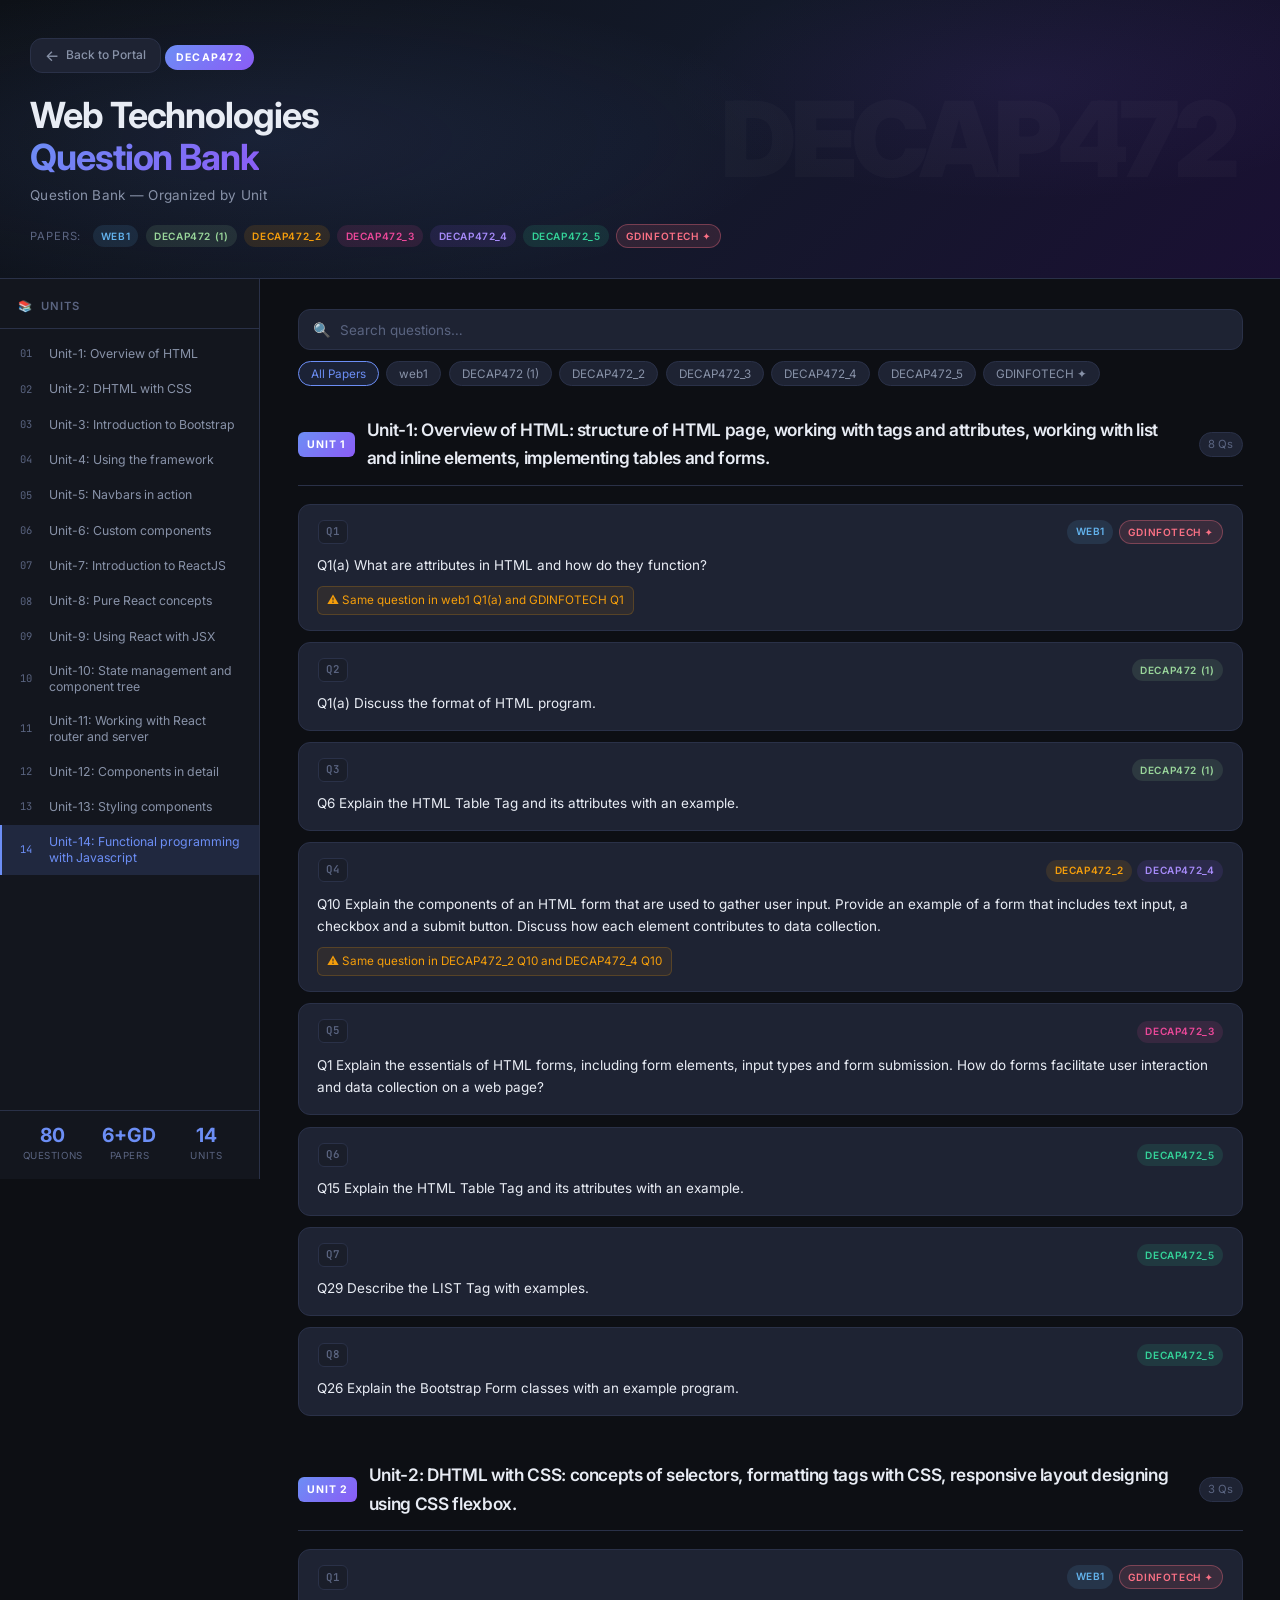
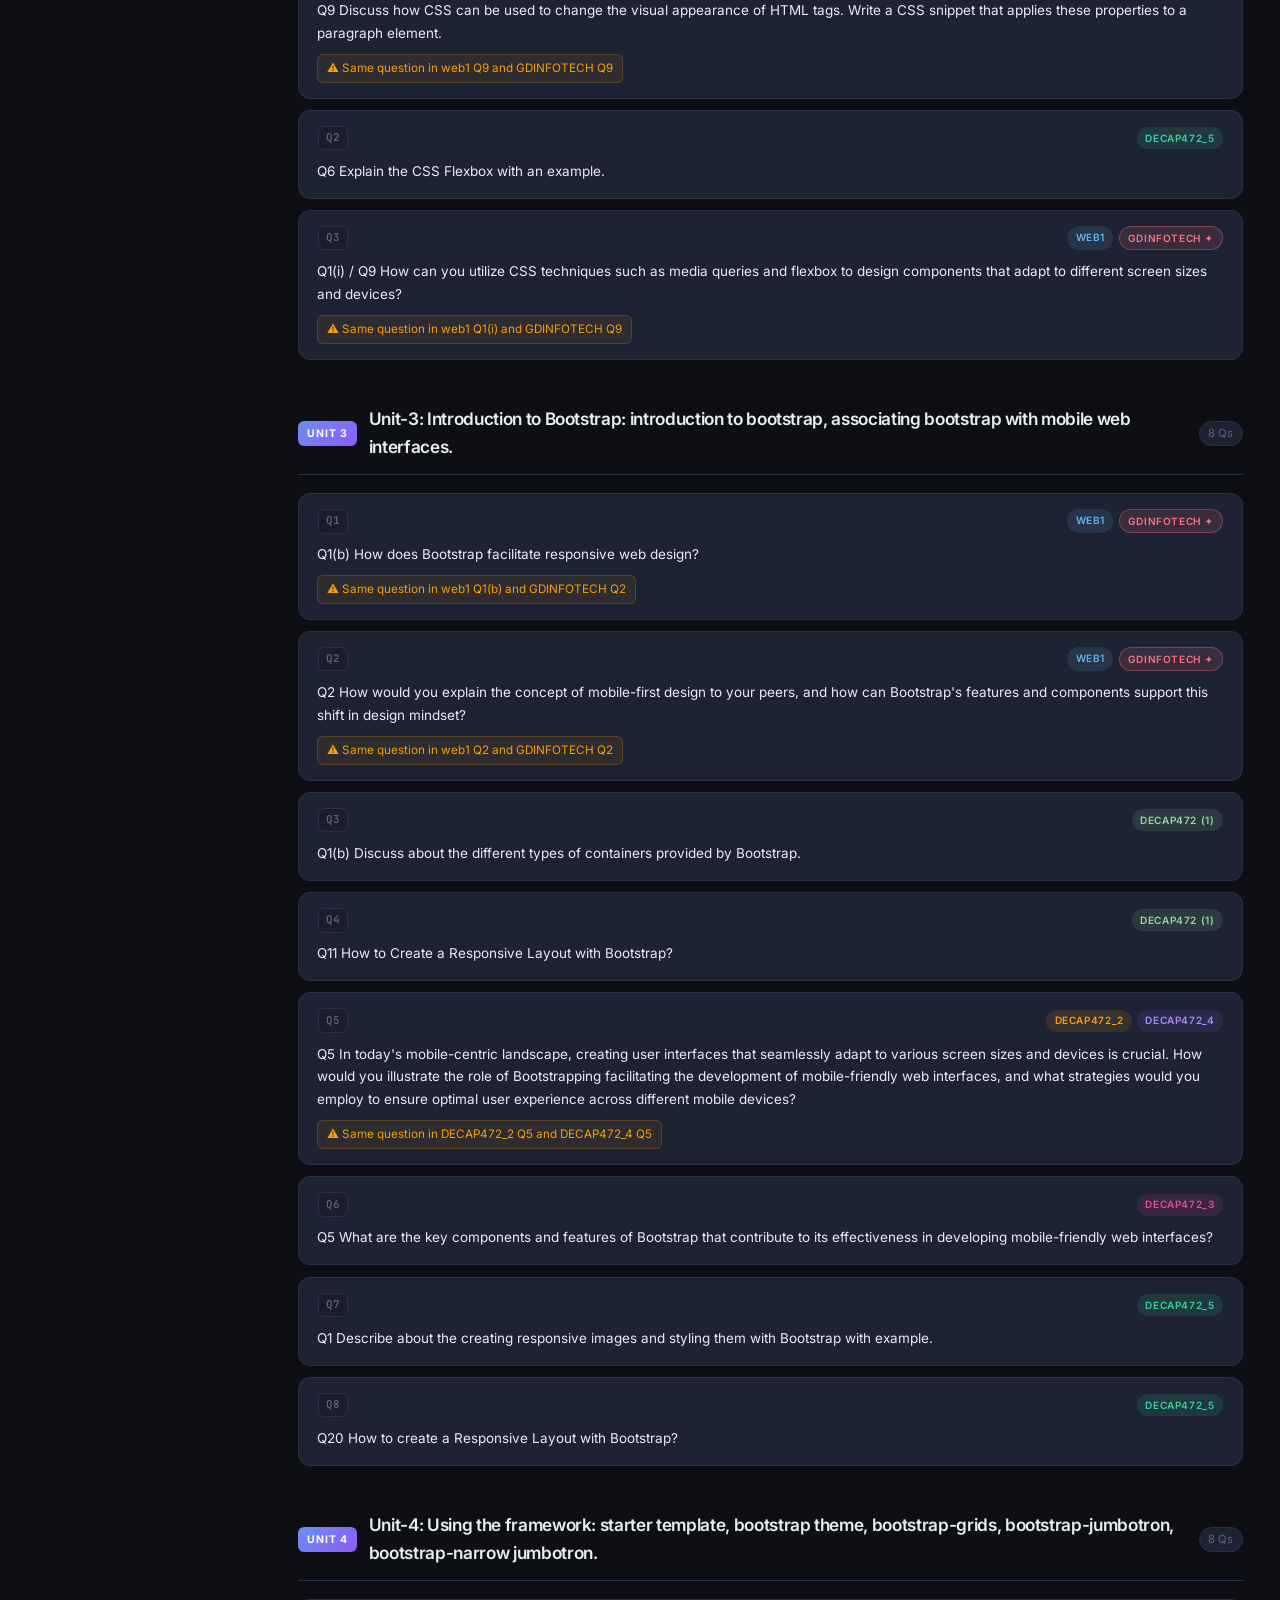
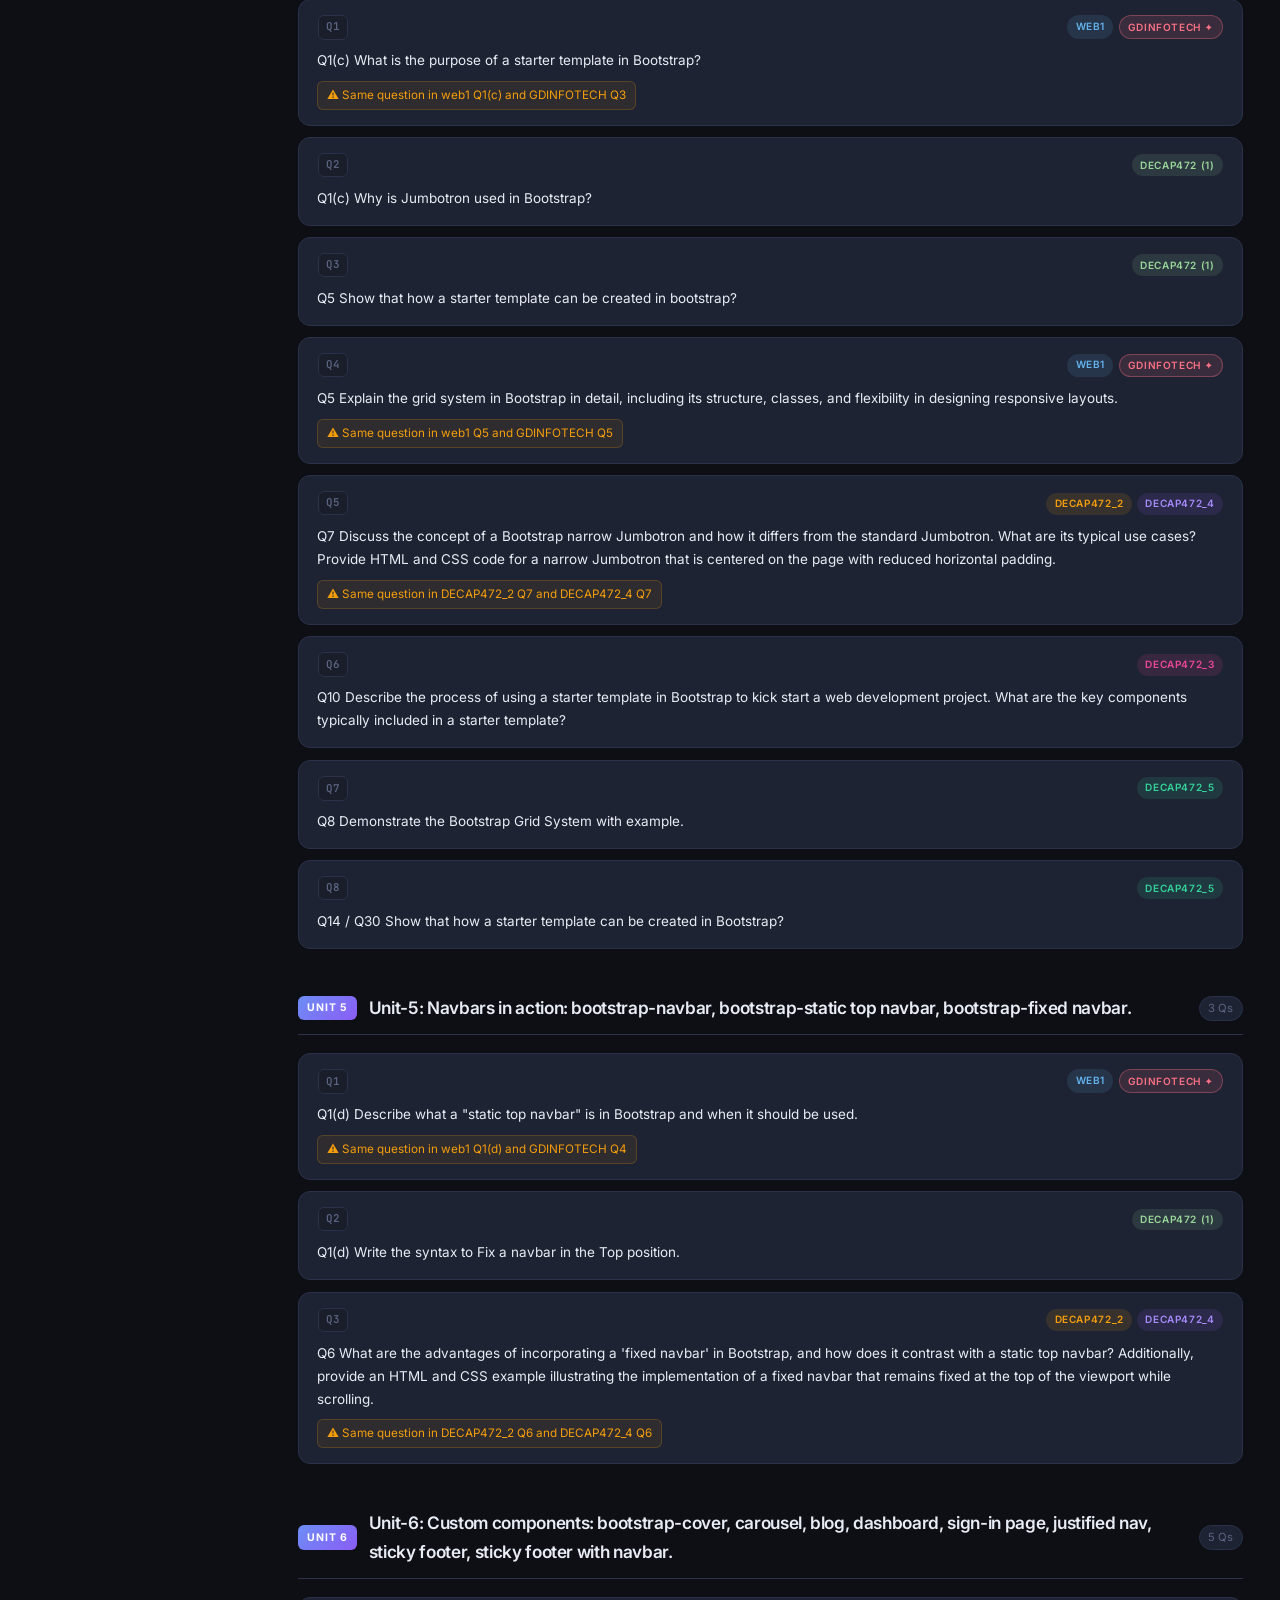
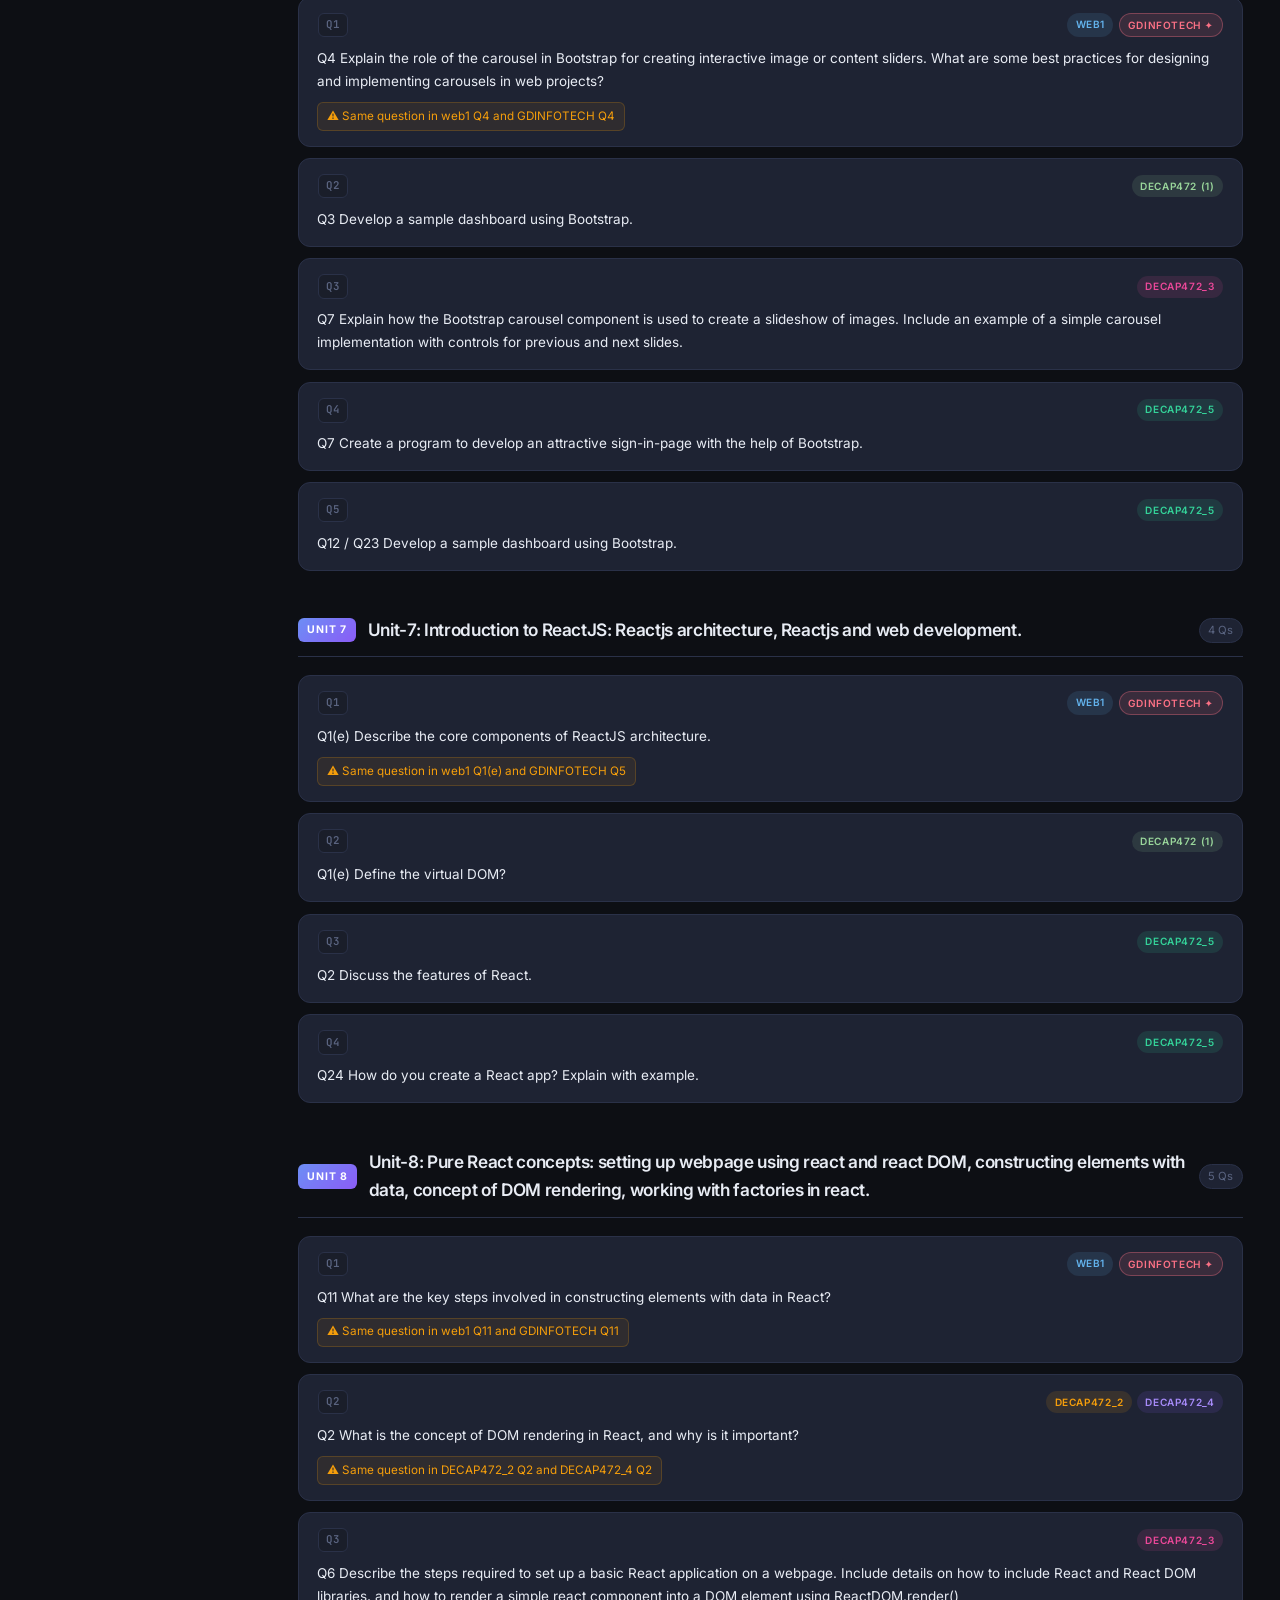
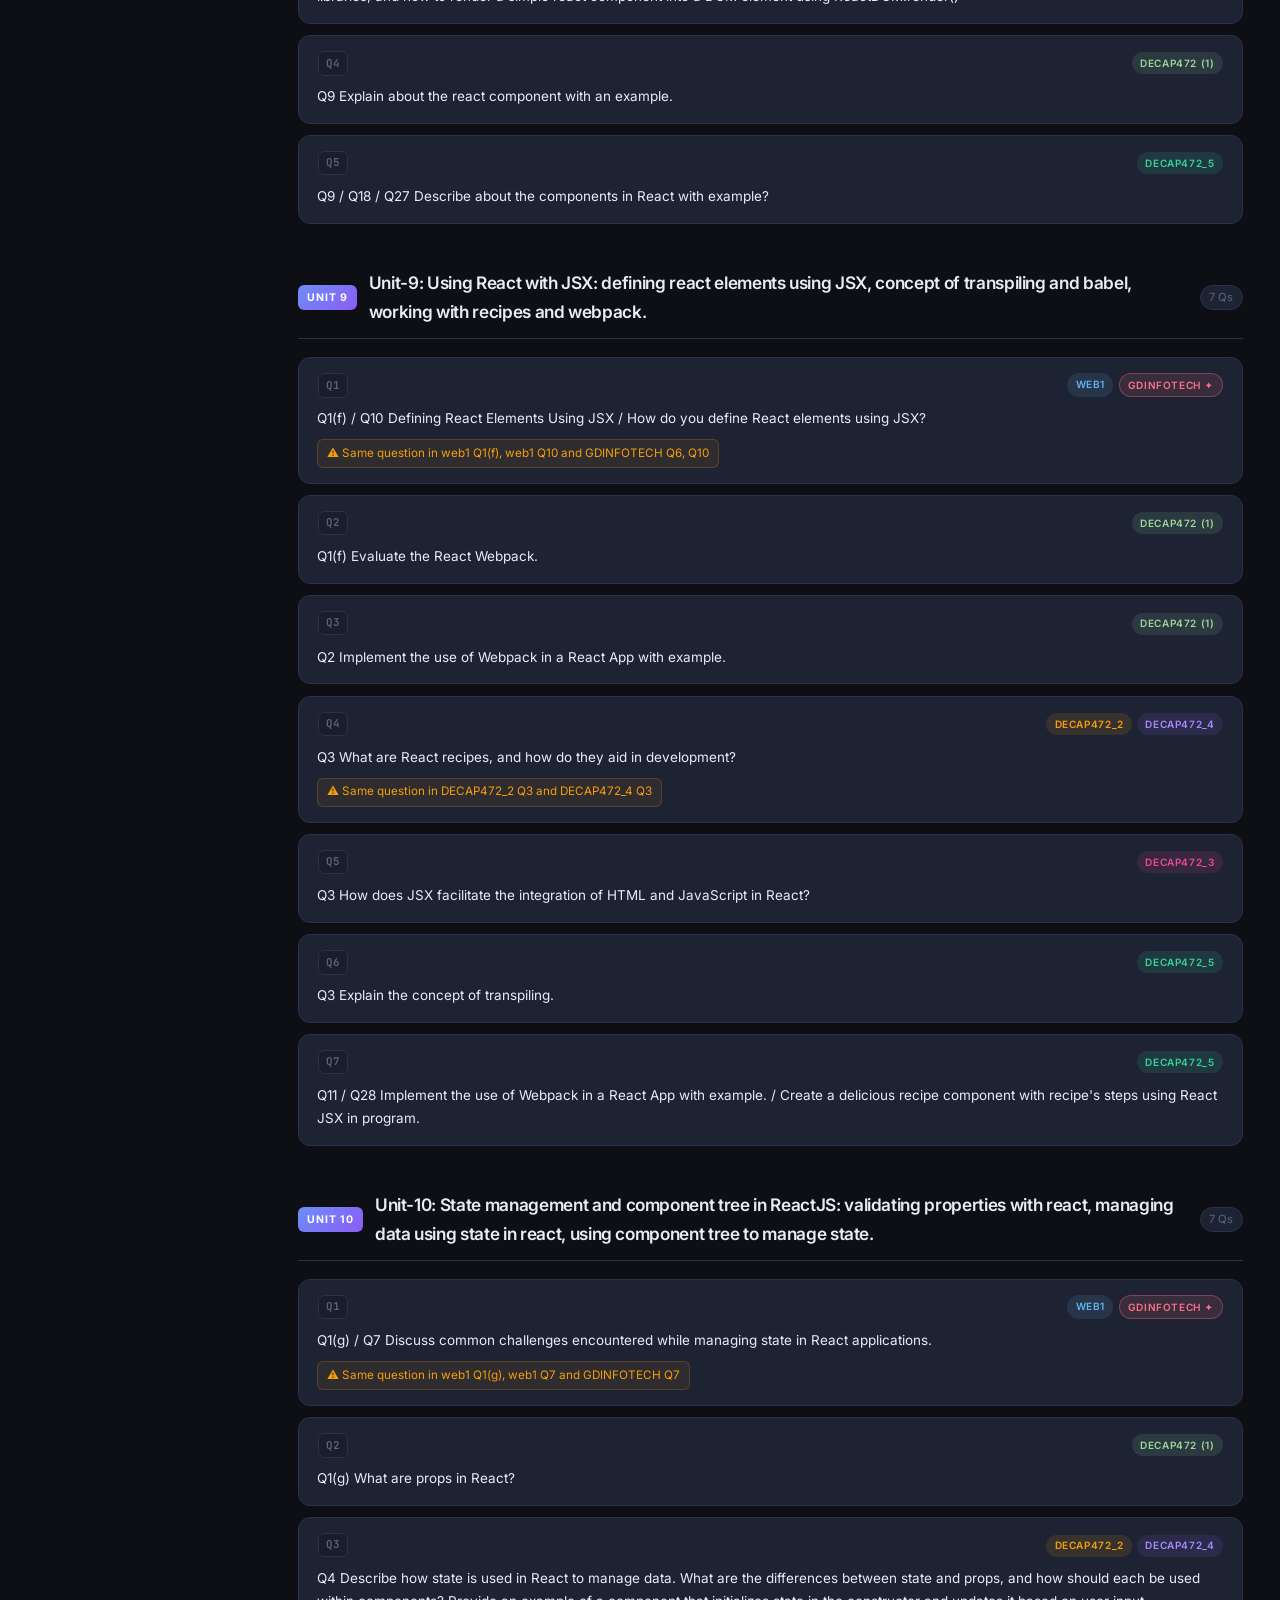
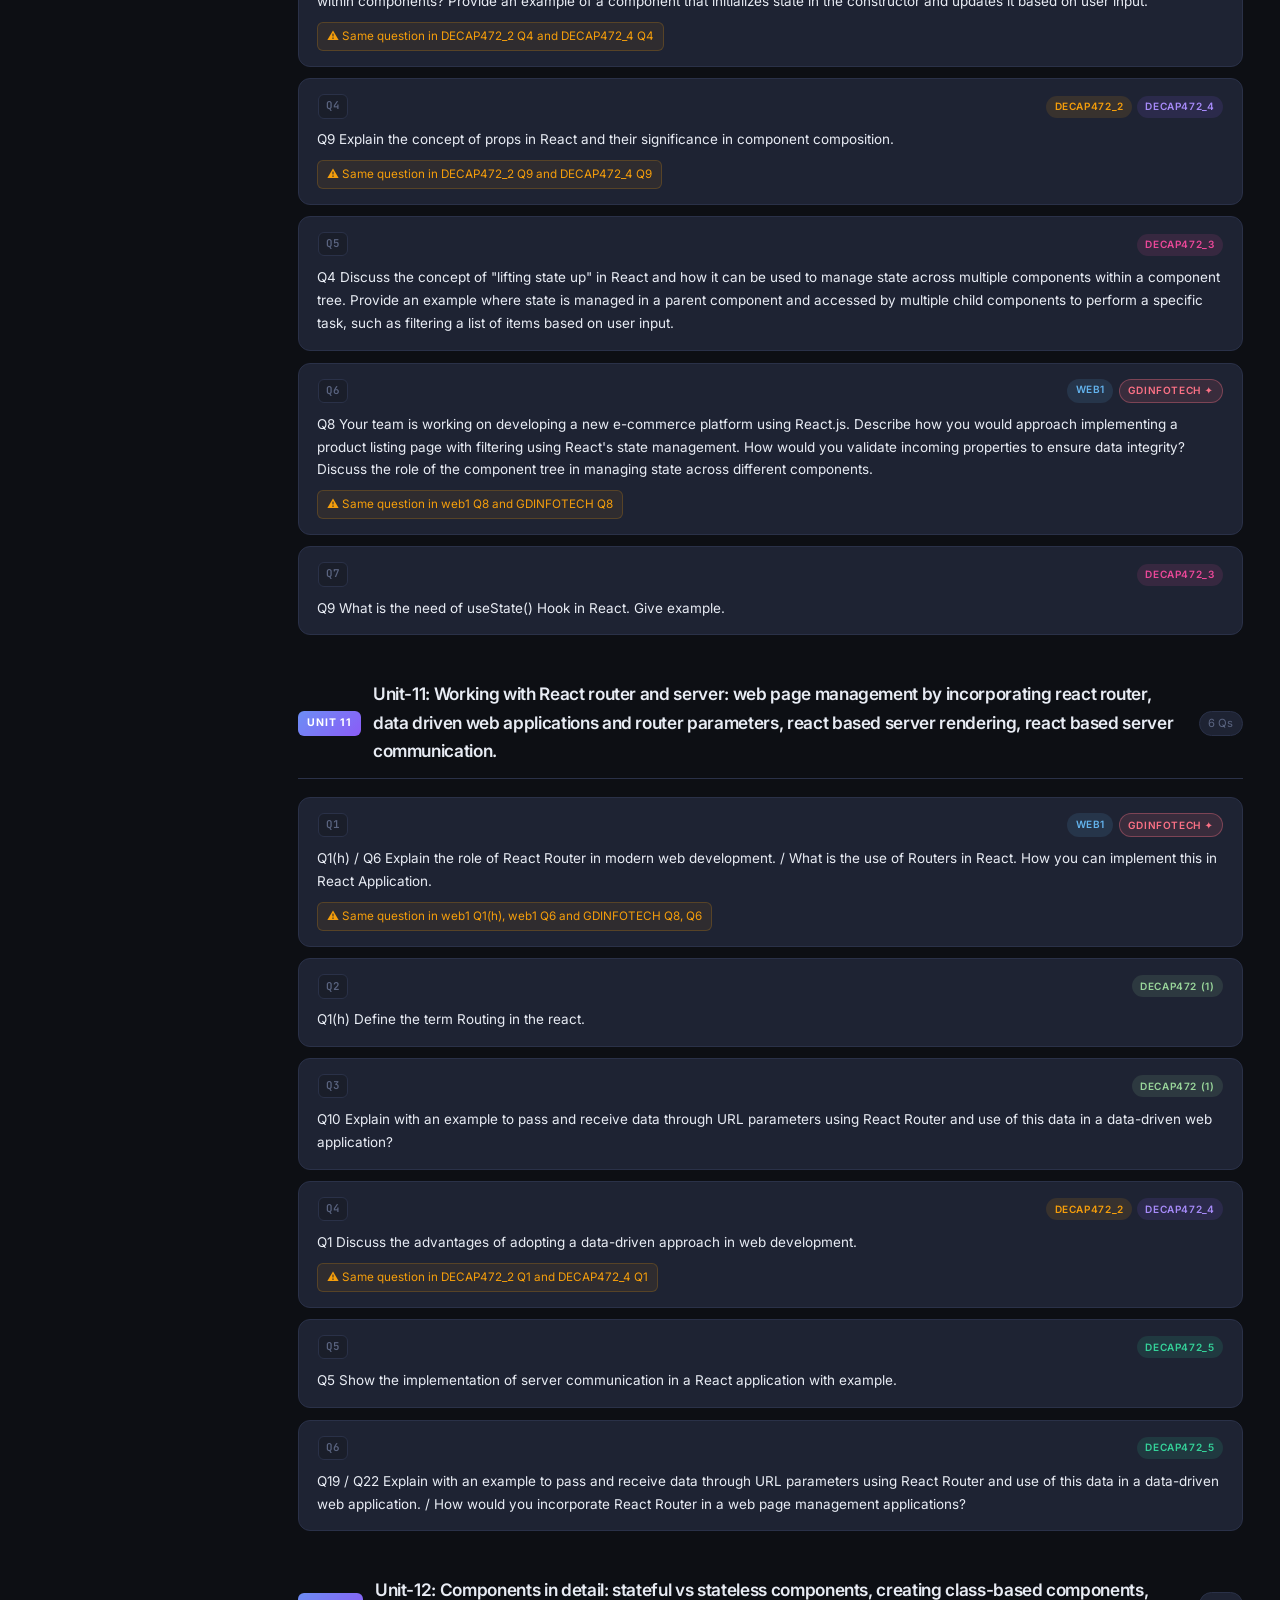
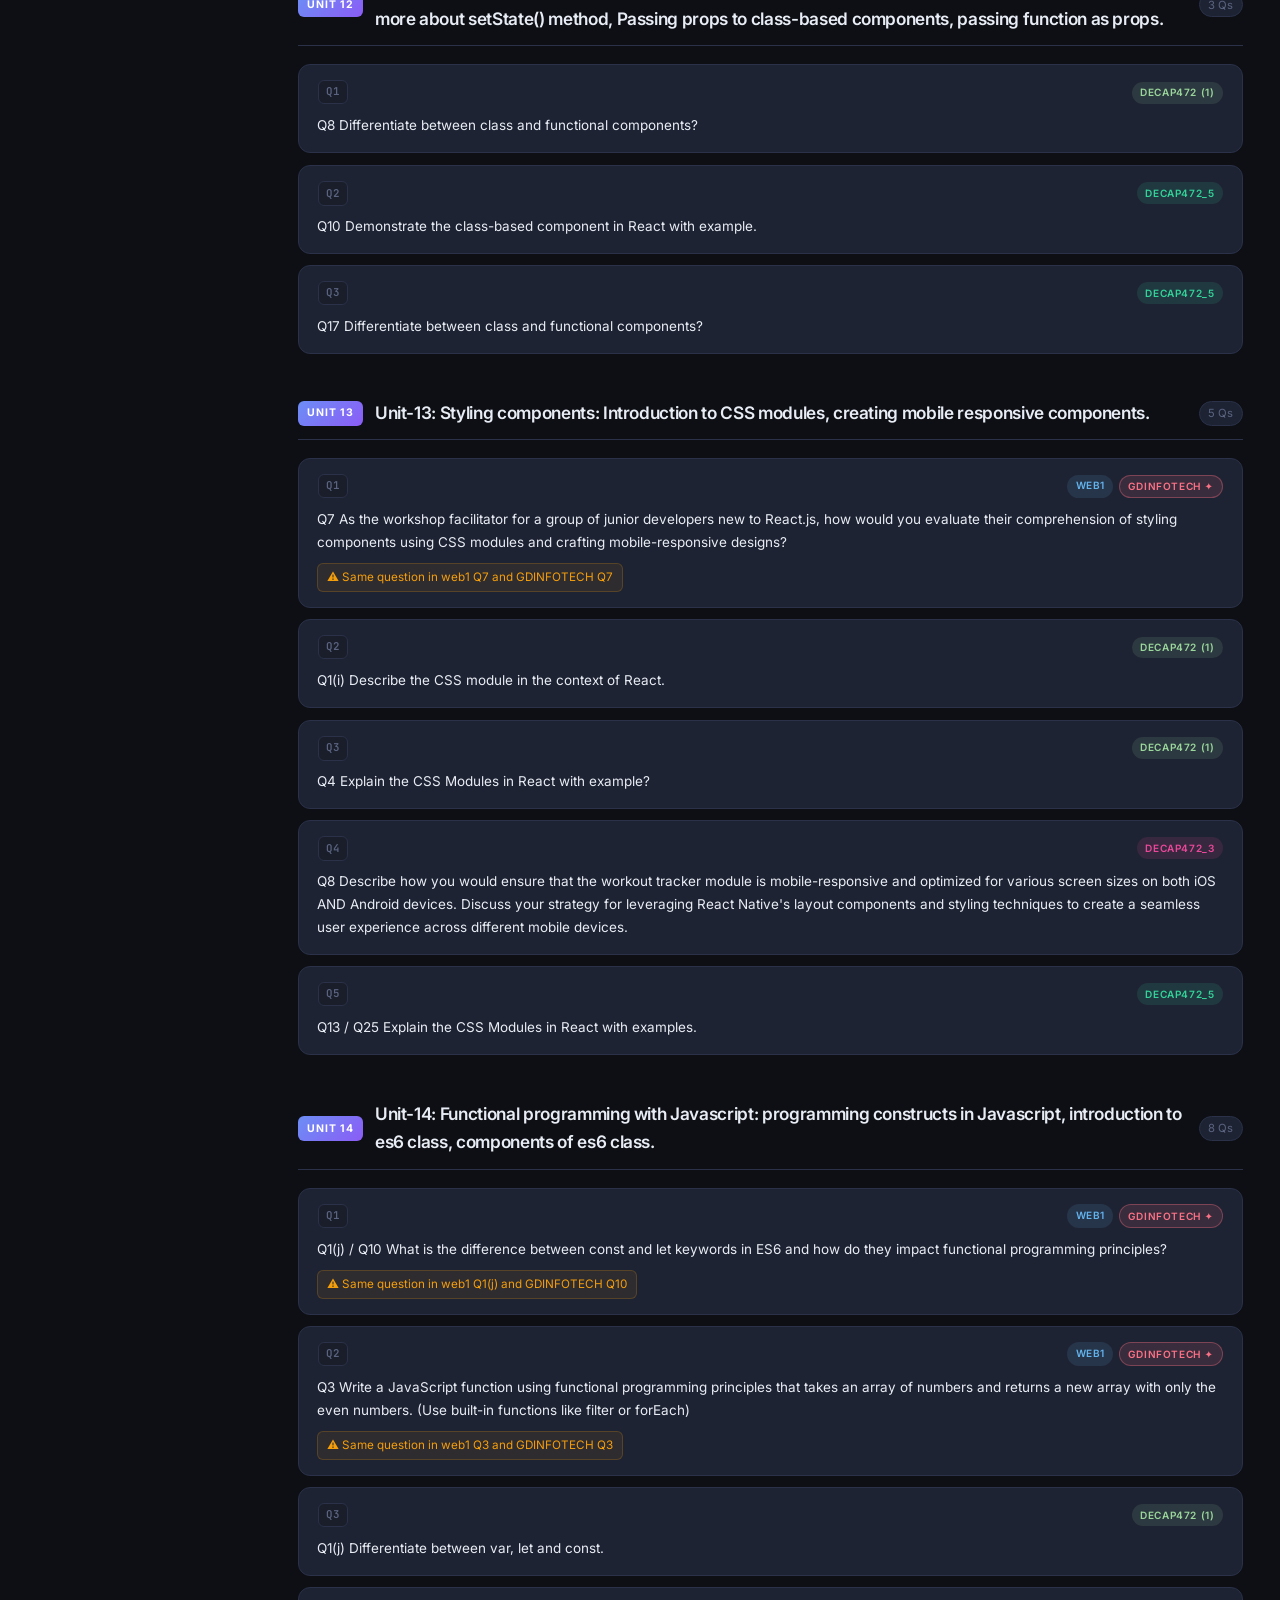
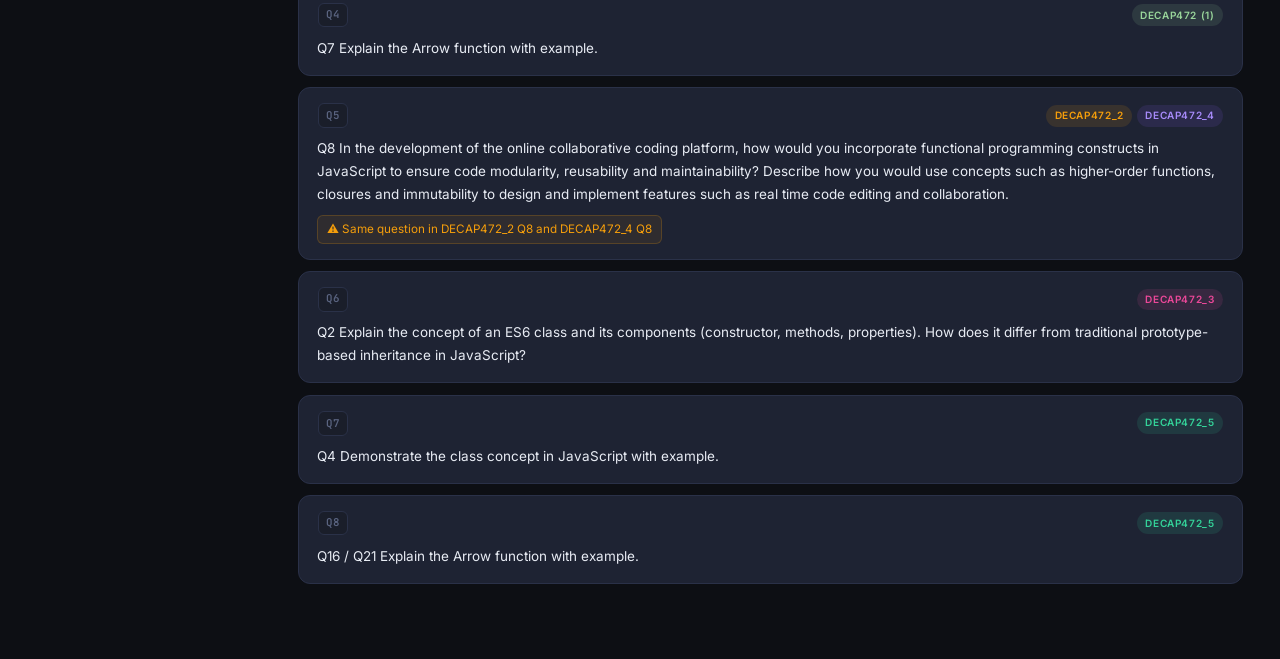
<file: Web/index.html>
<!DOCTYPE html>
<html lang="en">

<head>
  <meta charset="UTF-8" />
  <meta name="viewport" content="width=device-width, initial-scale=1.0" />
  <title>DECAP472 – Web Technologies | Question Bank</title>
  <meta name="description"
    content="Organized question bank for DECAP472 Web Technologies. All questions sorted by unit from multiple past papers." />
  <link rel="preconnect" href="https://fonts.googleapis.com" />
  <link rel="preconnect" href="https://fonts.gstatic.com" crossorigin />
  <link
    href="https://fonts.googleapis.com/css2?family=Inter:wght@300;400;500;600;700&family=JetBrains+Mono:wght@400;500&display=swap"
    rel="stylesheet" />
  <link rel="stylesheet" href="../style.css" />
  <style>
    /* Override watermark for Web Technologies */
    .site-header::after {
      content: 'DECAP472';
    }

    /* Extra paper tag colors for p7 (GDINFOTECH) */
    :root {
      --tag-p7-bg: rgba(251, 113, 133, 0.12);
      --tag-p7-c: #fb7185;
    }

    .tag-p7 {
      background: var(--tag-p7-bg);
      color: var(--tag-p7-c);
      border: 1px solid rgba(251, 113, 133, 0.35);
    }

    /* GDINFOTECH badge — rose-pink distinct glow */
    .tag-gdinfotech-indicator {
      display: inline-flex;
      align-items: center;
      gap: 4px;
      font-size: 0.65rem;
      font-weight: 700;
      letter-spacing: 0.04em;
      text-transform: uppercase;
      padding: 2px 7px;
      border-radius: 4px;
      background: rgba(251, 113, 133, 0.15);
      color: #fb7185;
      border: 1px solid rgba(251, 113, 133, 0.45);
      margin-left: 4px;
    }
  </style>
</head>

<body>

  <!-- ===== HEADER ===== -->
  <header class="site-header">
    <div class="header-inner">
      <a href="../index.html" class="back-link">
        <span class="back-arrow">←</span> Back to Portal
      </a>
      <div class="header-badge">DECAP472</div>
      <h1 class="site-title">Web Technologies<br><span>Question Bank</span></h1>
      <p class="site-subtitle">Question Bank — Organized by Unit</p>
      <div class="paper-legend">
        <span class="legend-label">Papers:</span>
        <span class="tag tag-p1">web1</span>
        <span class="tag tag-p2">DECAP472 (1)</span>
        <span class="tag tag-p3">DECAP472_2</span>
        <span class="tag tag-p4">DECAP472_3</span>
        <span class="tag tag-p5">DECAP472_4</span>
        <span class="tag tag-p6">DECAP472_5</span>
        <span class="tag tag-p7">GDINFOTECH ✦</span>
      </div>
    </div>
  </header>

  <!-- ===== SIDEBAR + MAIN LAYOUT ===== -->
  <div class="page-layout">

    <!-- Sidebar TOC -->
    <aside class="sidebar" id="sidebar">
      <div class="sidebar-header">
        <span class="sidebar-icon">📚</span>
        <span>Units</span>
      </div>
      <nav class="unit-nav" id="unitNav">
        <a href="#unit1" class="nav-item active" data-unit="1">
          <span class="nav-num">01</span>
          <span class="nav-text">Unit-1: Overview of HTML</span>
        </a>
        <a href="#unit2" class="nav-item" data-unit="2">
          <span class="nav-num">02</span>
          <span class="nav-text">Unit-2: DHTML with CSS</span>
        </a>
        <a href="#unit3" class="nav-item" data-unit="3">
          <span class="nav-num">03</span>
          <span class="nav-text">Unit-3: Introduction to Bootstrap</span>
        </a>
        <a href="#unit4" class="nav-item" data-unit="4">
          <span class="nav-num">04</span>
          <span class="nav-text">Unit-4: Using the framework</span>
        </a>
        <a href="#unit5" class="nav-item" data-unit="5">
          <span class="nav-num">05</span>
          <span class="nav-text">Unit-5: Navbars in action</span>
        </a>
        <a href="#unit6" class="nav-item" data-unit="6">
          <span class="nav-num">06</span>
          <span class="nav-text">Unit-6: Custom components</span>
        </a>
        <a href="#unit7" class="nav-item" data-unit="7">
          <span class="nav-num">07</span>
          <span class="nav-text">Unit-7: Introduction to ReactJS</span>
        </a>
        <a href="#unit8" class="nav-item" data-unit="8">
          <span class="nav-num">08</span>
          <span class="nav-text">Unit-8: Pure React concepts</span>
        </a>
        <a href="#unit9" class="nav-item" data-unit="9">
          <span class="nav-num">09</span>
          <span class="nav-text">Unit-9: Using React with JSX</span>
        </a>
        <a href="#unit10" class="nav-item" data-unit="10">
          <span class="nav-num">10</span>
          <span class="nav-text">Unit-10: State management and component tree</span>
        </a>
        <a href="#unit11" class="nav-item" data-unit="11">
          <span class="nav-num">11</span>
          <span class="nav-text">Unit-11: Working with React router and server</span>
        </a>
        <a href="#unit12" class="nav-item" data-unit="12">
          <span class="nav-num">12</span>
          <span class="nav-text">Unit-12: Components in detail</span>
        </a>
        <a href="#unit13" class="nav-item" data-unit="13">
          <span class="nav-num">13</span>
          <span class="nav-text">Unit-13: Styling components</span>
        </a>
        <a href="#unit14" class="nav-item" data-unit="14">
          <span class="nav-num">14</span>
          <span class="nav-text">Unit-14: Functional programming with Javascript</span>
        </a>
      </nav>

      <div class="sidebar-stats">
        <div class="stat-item">
          <span class="stat-num" id="totalQCount">0</span>
          <span class="stat-label">Questions</span>
        </div>
        <div class="stat-item">
          <span class="stat-num">6+GD</span>
          <span class="stat-label">Papers</span>
        </div>
        <div class="stat-item">
          <span class="stat-num">14</span>
          <span class="stat-label">Units</span>
        </div>
      </div>
    </aside>

    <!-- Main Content -->
    <main class="main-content" id="mainContent">

      <!-- Search Bar -->
      <div class="search-wrap">
        <div class="search-box">
          <span class="search-icon">🔍</span>
          <input type="text" id="searchInput" placeholder="Search questions…" autocomplete="off" />
          <button class="search-clear" id="searchClear" title="Clear">✕</button>
        </div>
        <div class="filter-chips" id="filterChips">
          <button class="chip active" data-filter="all">All Papers</button>
          <button class="chip" data-filter="p1">web1</button>
          <button class="chip" data-filter="p2">DECAP472 (1)</button>
          <button class="chip" data-filter="p3">DECAP472_2</button>
          <button class="chip" data-filter="p4">DECAP472_3</button>
          <button class="chip" data-filter="p5">DECAP472_4</button>
          <button class="chip" data-filter="p6">DECAP472_5</button>
          <button class="chip" data-filter="p7">GDINFOTECH ✦</button>
        </div>
      </div>

      <div id="noResults" class="no-results hidden">
        <span>🔎</span><br>No questions match your search.
      </div>

      <!-- ===================== UNIT 1 ===================== -->
      <section class="unit-section" id="unit1">
        <div class="unit-header">
          <div class="unit-badge">Unit 1</div>
          <h2 class="unit-title">Unit-1: Overview of HTML: structure of HTML page, working with tags and attributes,
            working with list and inline elements, implementing tables and forms.</h2>
          <span class="unit-count" id="count-unit1"></span>
        </div>

        <div class="questions-grid">

          <!-- Q1 -->
          <div class="q-card" data-paper="p1 p7">
            <div class="q-meta">
              <span class="q-num">Q1</span>
              <div class="q-tags">
                <span class="tag tag-p1">web1</span>
                <span class="tag tag-p7">GDINFOTECH ✦</span>
              </div>
            </div>
            <div class="q-body">
              <p>Q1(a) What are attributes in HTML and how do they function?</p>
            </div>
            <div class="q-repeat-note">⚠ Same question in web1 Q1(a) and GDINFOTECH Q1</div>
          </div>

          <!-- Q2 -->
          <div class="q-card" data-paper="p2">
            <div class="q-meta">
              <span class="q-num">Q2</span>
              <div class="q-tags">
                <span class="tag tag-p2">DECAP472 (1)</span>
              </div>
            </div>
            <div class="q-body">
              <p>Q1(a) Discuss the format of HTML program.</p>
            </div>
          </div>

          <!-- Q3 -->
          <div class="q-card" data-paper="p2">
            <div class="q-meta">
              <span class="q-num">Q3</span>
              <div class="q-tags">
                <span class="tag tag-p2">DECAP472 (1)</span>
              </div>
            </div>
            <div class="q-body">
              <p>Q6 Explain the HTML Table Tag and its attributes with an example.</p>
            </div>
          </div>

          <!-- Q4 -->
          <div class="q-card" data-paper="p3 p5">
            <div class="q-meta">
              <span class="q-num">Q4</span>
              <div class="q-tags">
                <span class="tag tag-p3">DECAP472_2</span>
                <span class="tag tag-p5">DECAP472_4</span>
              </div>
            </div>
            <div class="q-body">
              <p>Q10 Explain the components of an HTML form that are used to gather user input. Provide an example of a
                form that includes text input, a checkbox and a submit button. Discuss how each element contributes to
                data collection.</p>
            </div>
            <div class="q-repeat-note">⚠ Same question in DECAP472_2 Q10 and DECAP472_4 Q10</div>
          </div>

          <!-- Q5 -->
          <div class="q-card" data-paper="p4">
            <div class="q-meta">
              <span class="q-num">Q5</span>
              <div class="q-tags">
                <span class="tag tag-p4">DECAP472_3</span>
              </div>
            </div>
            <div class="q-body">
              <p>Q1 Explain the essentials of HTML forms, including form elements, input types and form submission. How
                do forms facilitate user interaction and data collection on a web page?</p>
            </div>
          </div>

          <!-- Q6 -->
          <div class="q-card" data-paper="p6">
            <div class="q-meta">
              <span class="q-num">Q6</span>
              <div class="q-tags">
                <span class="tag tag-p6">DECAP472_5</span>
              </div>
            </div>
            <div class="q-body">
              <p>Q15 Explain the HTML Table Tag and its attributes with an example.</p>
            </div>
          </div>

          <!-- Q7 -->
          <div class="q-card" data-paper="p6">
            <div class="q-meta">
              <span class="q-num">Q7</span>
              <div class="q-tags">
                <span class="tag tag-p6">DECAP472_5</span>
              </div>
            </div>
            <div class="q-body">
              <p>Q29 Describe the LIST Tag with examples.</p>
            </div>
          </div>

          <!-- Q8 -->
          <div class="q-card" data-paper="p6">
            <div class="q-meta">
              <span class="q-num">Q8</span>
              <div class="q-tags">
                <span class="tag tag-p6">DECAP472_5</span>
              </div>
            </div>
            <div class="q-body">
              <p>Q26 Explain the Bootstrap Form classes with an example program.</p>
            </div>
          </div>

        </div><!-- /questions-grid -->
      </section>

      <!-- ===================== UNIT 2 ===================== -->
      <section class="unit-section" id="unit2">
        <div class="unit-header">
          <div class="unit-badge">Unit 2</div>
          <h2 class="unit-title">Unit-2: DHTML with CSS: concepts of selectors, formatting tags with CSS, responsive
            layout designing using CSS flexbox.</h2>
          <span class="unit-count" id="count-unit2"></span>
        </div>

        <div class="questions-grid">

          <!-- Q1 -->
          <div class="q-card" data-paper="p1 p7">
            <div class="q-meta">
              <span class="q-num">Q1</span>
              <div class="q-tags">
                <span class="tag tag-p1">web1</span>
                <span class="tag tag-p7">GDINFOTECH ✦</span>
              </div>
            </div>
            <div class="q-body">
              <p>Q9 Discuss how CSS can be used to change the visual appearance of HTML tags. Write a CSS snippet that
                applies these properties to a paragraph element.</p>
            </div>
            <div class="q-repeat-note">⚠ Same question in web1 Q9 and GDINFOTECH Q9</div>
          </div>

          <!-- Q2 -->
          <div class="q-card" data-paper="p6">
            <div class="q-meta">
              <span class="q-num">Q2</span>
              <div class="q-tags">
                <span class="tag tag-p6">DECAP472_5</span>
              </div>
            </div>
            <div class="q-body">
              <p>Q6 Explain the CSS Flexbox with an example.</p>
            </div>
          </div>

          <!-- Q3 -->
          <div class="q-card" data-paper="p1 p7">
            <div class="q-meta">
              <span class="q-num">Q3</span>
              <div class="q-tags">
                <span class="tag tag-p1">web1</span>
                <span class="tag tag-p7">GDINFOTECH ✦</span>
              </div>
            </div>
            <div class="q-body">
              <p>Q1(i) / Q9 How can you utilize CSS techniques such as media queries and flexbox to design components
                that adapt to different screen sizes and devices?</p>
            </div>
            <div class="q-repeat-note">⚠ Same question in web1 Q1(i) and GDINFOTECH Q9</div>
          </div>

        </div><!-- /questions-grid -->
      </section>

      <!-- ===================== UNIT 3 ===================== -->
      <section class="unit-section" id="unit3">
        <div class="unit-header">
          <div class="unit-badge">Unit 3</div>
          <h2 class="unit-title">Unit-3: Introduction to Bootstrap: introduction to bootstrap, associating bootstrap
            with mobile web interfaces.</h2>
          <span class="unit-count" id="count-unit3"></span>
        </div>

        <div class="questions-grid">

          <!-- Q1 -->
          <div class="q-card" data-paper="p1 p7">
            <div class="q-meta">
              <span class="q-num">Q1</span>
              <div class="q-tags">
                <span class="tag tag-p1">web1</span>
                <span class="tag tag-p7">GDINFOTECH ✦</span>
              </div>
            </div>
            <div class="q-body">
              <p>Q1(b) How does Bootstrap facilitate responsive web design?</p>
            </div>
            <div class="q-repeat-note">⚠ Same question in web1 Q1(b) and GDINFOTECH Q2</div>
          </div>

          <!-- Q2 -->
          <div class="q-card" data-paper="p1 p7">
            <div class="q-meta">
              <span class="q-num">Q2</span>
              <div class="q-tags">
                <span class="tag tag-p1">web1</span>
                <span class="tag tag-p7">GDINFOTECH ✦</span>
              </div>
            </div>
            <div class="q-body">
              <p>Q2 How would you explain the concept of mobile-first design to your peers, and how can Bootstrap's
                features and components support this shift in design mindset?</p>
            </div>
            <div class="q-repeat-note">⚠ Same question in web1 Q2 and GDINFOTECH Q2</div>
          </div>

          <!-- Q3 -->
          <div class="q-card" data-paper="p2">
            <div class="q-meta">
              <span class="q-num">Q3</span>
              <div class="q-tags">
                <span class="tag tag-p2">DECAP472 (1)</span>
              </div>
            </div>
            <div class="q-body">
              <p>Q1(b) Discuss about the different types of containers provided by Bootstrap.</p>
            </div>
          </div>

          <!-- Q4 -->
          <div class="q-card" data-paper="p2">
            <div class="q-meta">
              <span class="q-num">Q4</span>
              <div class="q-tags">
                <span class="tag tag-p2">DECAP472 (1)</span>
              </div>
            </div>
            <div class="q-body">
              <p>Q11 How to Create a Responsive Layout with Bootstrap?</p>
            </div>
          </div>

          <!-- Q5 -->
          <div class="q-card" data-paper="p3 p5">
            <div class="q-meta">
              <span class="q-num">Q5</span>
              <div class="q-tags">
                <span class="tag tag-p3">DECAP472_2</span>
                <span class="tag tag-p5">DECAP472_4</span>
              </div>
            </div>
            <div class="q-body">
              <p>Q5 In today's mobile-centric landscape, creating user interfaces that seamlessly adapt to various
                screen sizes and devices is crucial. How would you illustrate the role of Bootstrapping facilitating the
                development of mobile-friendly web interfaces, and what strategies would you employ to ensure optimal
                user experience across different mobile devices?</p>
            </div>
            <div class="q-repeat-note">⚠ Same question in DECAP472_2 Q5 and DECAP472_4 Q5</div>
          </div>

          <!-- Q6 -->
          <div class="q-card" data-paper="p4">
            <div class="q-meta">
              <span class="q-num">Q6</span>
              <div class="q-tags">
                <span class="tag tag-p4">DECAP472_3</span>
              </div>
            </div>
            <div class="q-body">
              <p>Q5 What are the key components and features of Bootstrap that contribute to its effectiveness in
                developing mobile-friendly web interfaces?</p>
            </div>
          </div>

          <!-- Q7 -->
          <div class="q-card" data-paper="p6">
            <div class="q-meta">
              <span class="q-num">Q7</span>
              <div class="q-tags">
                <span class="tag tag-p6">DECAP472_5</span>
              </div>
            </div>
            <div class="q-body">
              <p>Q1 Describe about the creating responsive images and styling them with Bootstrap with example.</p>
            </div>
          </div>

          <!-- Q8 -->
          <div class="q-card" data-paper="p6">
            <div class="q-meta">
              <span class="q-num">Q8</span>
              <div class="q-tags">
                <span class="tag tag-p6">DECAP472_5</span>
              </div>
            </div>
            <div class="q-body">
              <p>Q20 How to create a Responsive Layout with Bootstrap?</p>
            </div>
          </div>

        </div><!-- /questions-grid -->
      </section>

      <!-- ===================== UNIT 4 ===================== -->
      <section class="unit-section" id="unit4">
        <div class="unit-header">
          <div class="unit-badge">Unit 4</div>
          <h2 class="unit-title">Unit-4: Using the framework: starter template, bootstrap theme, bootstrap-grids,
            bootstrap-jumbotron, bootstrap-narrow jumbotron.</h2>
          <span class="unit-count" id="count-unit4"></span>
        </div>

        <div class="questions-grid">

          <!-- Q1 -->
          <div class="q-card" data-paper="p1 p7">
            <div class="q-meta">
              <span class="q-num">Q1</span>
              <div class="q-tags">
                <span class="tag tag-p1">web1</span>
                <span class="tag tag-p7">GDINFOTECH ✦</span>
              </div>
            </div>
            <div class="q-body">
              <p>Q1(c) What is the purpose of a starter template in Bootstrap?</p>
            </div>
            <div class="q-repeat-note">⚠ Same question in web1 Q1(c) and GDINFOTECH Q3</div>
          </div>

          <!-- Q2 -->
          <div class="q-card" data-paper="p2">
            <div class="q-meta">
              <span class="q-num">Q2</span>
              <div class="q-tags">
                <span class="tag tag-p2">DECAP472 (1)</span>
              </div>
            </div>
            <div class="q-body">
              <p>Q1(c) Why is Jumbotron used in Bootstrap?</p>
            </div>
          </div>

          <!-- Q3 -->
          <div class="q-card" data-paper="p2">
            <div class="q-meta">
              <span class="q-num">Q3</span>
              <div class="q-tags">
                <span class="tag tag-p2">DECAP472 (1)</span>
              </div>
            </div>
            <div class="q-body">
              <p>Q5 Show that how a starter template can be created in bootstrap?</p>
            </div>
          </div>

          <!-- Q4 -->
          <div class="q-card" data-paper="p1 p7">
            <div class="q-meta">
              <span class="q-num">Q4</span>
              <div class="q-tags">
                <span class="tag tag-p1">web1</span>
                <span class="tag tag-p7">GDINFOTECH ✦</span>
              </div>
            </div>
            <div class="q-body">
              <p>Q5 Explain the grid system in Bootstrap in detail, including its structure, classes, and flexibility in
                designing responsive layouts.</p>
            </div>
            <div class="q-repeat-note">⚠ Same question in web1 Q5 and GDINFOTECH Q5</div>
          </div>

          <!-- Q5 -->
          <div class="q-card" data-paper="p3 p5">
            <div class="q-meta">
              <span class="q-num">Q5</span>
              <div class="q-tags">
                <span class="tag tag-p3">DECAP472_2</span>
                <span class="tag tag-p5">DECAP472_4</span>
              </div>
            </div>
            <div class="q-body">
              <p>Q7 Discuss the concept of a Bootstrap narrow Jumbotron and how it differs from the standard Jumbotron.
                What are its typical use cases? Provide HTML and CSS code for a narrow Jumbotron that is centered on the
                page with reduced horizontal padding.</p>
            </div>
            <div class="q-repeat-note">⚠ Same question in DECAP472_2 Q7 and DECAP472_4 Q7</div>
          </div>

          <!-- Q6 -->
          <div class="q-card" data-paper="p4">
            <div class="q-meta">
              <span class="q-num">Q6</span>
              <div class="q-tags">
                <span class="tag tag-p4">DECAP472_3</span>
              </div>
            </div>
            <div class="q-body">
              <p>Q10 Describe the process of using a starter template in Bootstrap to kick start a web development
                project. What are the key components typically included in a starter template?</p>
            </div>
          </div>

          <!-- Q7 -->
          <div class="q-card" data-paper="p6">
            <div class="q-meta">
              <span class="q-num">Q7</span>
              <div class="q-tags">
                <span class="tag tag-p6">DECAP472_5</span>
              </div>
            </div>
            <div class="q-body">
              <p>Q8 Demonstrate the Bootstrap Grid System with example.</p>
            </div>
          </div>

          <!-- Q8 -->
          <div class="q-card" data-paper="p6">
            <div class="q-meta">
              <span class="q-num">Q8</span>
              <div class="q-tags">
                <span class="tag tag-p6">DECAP472_5</span>
              </div>
            </div>
            <div class="q-body">
              <p>Q14 / Q30 Show that how a starter template can be created in Bootstrap?</p>
            </div>
          </div>

        </div><!-- /questions-grid -->
      </section>

      <!-- ===================== UNIT 5 ===================== -->
      <section class="unit-section" id="unit5">
        <div class="unit-header">
          <div class="unit-badge">Unit 5</div>
          <h2 class="unit-title">Unit-5: Navbars in action: bootstrap-navbar, bootstrap-static top navbar,
            bootstrap-fixed navbar.</h2>
          <span class="unit-count" id="count-unit5"></span>
        </div>

        <div class="questions-grid">

          <!-- Q1 -->
          <div class="q-card" data-paper="p1 p7">
            <div class="q-meta">
              <span class="q-num">Q1</span>
              <div class="q-tags">
                <span class="tag tag-p1">web1</span>
                <span class="tag tag-p7">GDINFOTECH ✦</span>
              </div>
            </div>
            <div class="q-body">
              <p>Q1(d) Describe what a "static top navbar" is in Bootstrap and when it should be used.</p>
            </div>
            <div class="q-repeat-note">⚠ Same question in web1 Q1(d) and GDINFOTECH Q4</div>
          </div>

          <!-- Q2 -->
          <div class="q-card" data-paper="p2">
            <div class="q-meta">
              <span class="q-num">Q2</span>
              <div class="q-tags">
                <span class="tag tag-p2">DECAP472 (1)</span>
              </div>
            </div>
            <div class="q-body">
              <p>Q1(d) Write the syntax to Fix a navbar in the Top position.</p>
            </div>
          </div>

          <!-- Q3 -->
          <div class="q-card" data-paper="p3 p5">
            <div class="q-meta">
              <span class="q-num">Q3</span>
              <div class="q-tags">
                <span class="tag tag-p3">DECAP472_2</span>
                <span class="tag tag-p5">DECAP472_4</span>
              </div>
            </div>
            <div class="q-body">
              <p>Q6 What are the advantages of incorporating a 'fixed navbar' in Bootstrap, and how does it contrast
                with a static top navbar? Additionally, provide an HTML and CSS example illustrating the implementation
                of a fixed navbar that remains fixed at the top of the viewport while scrolling.</p>
            </div>
            <div class="q-repeat-note">⚠ Same question in DECAP472_2 Q6 and DECAP472_4 Q6</div>
          </div>

        </div><!-- /questions-grid -->
      </section>

      <!-- ===================== UNIT 6 ===================== -->
      <section class="unit-section" id="unit6">
        <div class="unit-header">
          <div class="unit-badge">Unit 6</div>
          <h2 class="unit-title">Unit-6: Custom components: bootstrap-cover, carousel, blog, dashboard, sign-in page,
            justified nav, sticky footer, sticky footer with navbar.</h2>
          <span class="unit-count" id="count-unit6"></span>
        </div>

        <div class="questions-grid">

          <!-- Q1 -->
          <div class="q-card" data-paper="p1 p7">
            <div class="q-meta">
              <span class="q-num">Q1</span>
              <div class="q-tags">
                <span class="tag tag-p1">web1</span>
                <span class="tag tag-p7">GDINFOTECH ✦</span>
              </div>
            </div>
            <div class="q-body">
              <p>Q4 Explain the role of the carousel in Bootstrap for creating interactive image or content sliders.
                What are some best practices for designing and implementing carousels in web projects?</p>
            </div>
            <div class="q-repeat-note">⚠ Same question in web1 Q4 and GDINFOTECH Q4</div>
          </div>

          <!-- Q2 -->
          <div class="q-card" data-paper="p2">
            <div class="q-meta">
              <span class="q-num">Q2</span>
              <div class="q-tags">
                <span class="tag tag-p2">DECAP472 (1)</span>
              </div>
            </div>
            <div class="q-body">
              <p>Q3 Develop a sample dashboard using Bootstrap.</p>
            </div>
          </div>

          <!-- Q3 -->
          <div class="q-card" data-paper="p4">
            <div class="q-meta">
              <span class="q-num">Q3</span>
              <div class="q-tags">
                <span class="tag tag-p4">DECAP472_3</span>
              </div>
            </div>
            <div class="q-body">
              <p>Q7 Explain how the Bootstrap carousel component is used to create a slideshow of images. Include an
                example of a simple carousel implementation with controls for previous and next slides.</p>
            </div>
          </div>

          <!-- Q4 -->
          <div class="q-card" data-paper="p6">
            <div class="q-meta">
              <span class="q-num">Q4</span>
              <div class="q-tags">
                <span class="tag tag-p6">DECAP472_5</span>
              </div>
            </div>
            <div class="q-body">
              <p>Q7 Create a program to develop an attractive sign-in-page with the help of Bootstrap.</p>
            </div>
          </div>

          <!-- Q5 -->
          <div class="q-card" data-paper="p6">
            <div class="q-meta">
              <span class="q-num">Q5</span>
              <div class="q-tags">
                <span class="tag tag-p6">DECAP472_5</span>
              </div>
            </div>
            <div class="q-body">
              <p>Q12 / Q23 Develop a sample dashboard using Bootstrap.</p>
            </div>
          </div>

        </div><!-- /questions-grid -->
      </section>

      <!-- ===================== UNIT 7 ===================== -->
      <section class="unit-section" id="unit7">
        <div class="unit-header">
          <div class="unit-badge">Unit 7</div>
          <h2 class="unit-title">Unit-7: Introduction to ReactJS: Reactjs architecture, Reactjs and web development.
          </h2>
          <span class="unit-count" id="count-unit7"></span>
        </div>

        <div class="questions-grid">

          <!-- Q1 -->
          <div class="q-card" data-paper="p1 p7">
            <div class="q-meta">
              <span class="q-num">Q1</span>
              <div class="q-tags">
                <span class="tag tag-p1">web1</span>
                <span class="tag tag-p7">GDINFOTECH ✦</span>
              </div>
            </div>
            <div class="q-body">
              <p>Q1(e) Describe the core components of ReactJS architecture.</p>
            </div>
            <div class="q-repeat-note">⚠ Same question in web1 Q1(e) and GDINFOTECH Q5</div>
          </div>

          <!-- Q2 -->
          <div class="q-card" data-paper="p2">
            <div class="q-meta">
              <span class="q-num">Q2</span>
              <div class="q-tags">
                <span class="tag tag-p2">DECAP472 (1)</span>
              </div>
            </div>
            <div class="q-body">
              <p>Q1(e) Define the virtual DOM?</p>
            </div>
          </div>

          <!-- Q3 -->
          <div class="q-card" data-paper="p6">
            <div class="q-meta">
              <span class="q-num">Q3</span>
              <div class="q-tags">
                <span class="tag tag-p6">DECAP472_5</span>
              </div>
            </div>
            <div class="q-body">
              <p>Q2 Discuss the features of React.</p>
            </div>
          </div>

          <!-- Q4 -->
          <div class="q-card" data-paper="p6">
            <div class="q-meta">
              <span class="q-num">Q4</span>
              <div class="q-tags">
                <span class="tag tag-p6">DECAP472_5</span>
              </div>
            </div>
            <div class="q-body">
              <p>Q24 How do you create a React app? Explain with example.</p>
            </div>
          </div>

        </div><!-- /questions-grid -->
      </section>

      <!-- ===================== UNIT 8 ===================== -->
      <section class="unit-section" id="unit8">
        <div class="unit-header">
          <div class="unit-badge">Unit 8</div>
          <h2 class="unit-title">Unit-8: Pure React concepts: setting up webpage using react and react DOM, constructing
            elements with data, concept of DOM rendering, working with factories in react.</h2>
          <span class="unit-count" id="count-unit8"></span>
        </div>

        <div class="questions-grid">

          <!-- Q1 -->
          <div class="q-card" data-paper="p1 p7">
            <div class="q-meta">
              <span class="q-num">Q1</span>
              <div class="q-tags">
                <span class="tag tag-p1">web1</span>
                <span class="tag tag-p7">GDINFOTECH ✦</span>
              </div>
            </div>
            <div class="q-body">
              <p>Q11 What are the key steps involved in constructing elements with data in React?</p>
            </div>
            <div class="q-repeat-note">⚠ Same question in web1 Q11 and GDINFOTECH Q11</div>
          </div>

          <!-- Q2 -->
          <div class="q-card" data-paper="p3 p5">
            <div class="q-meta">
              <span class="q-num">Q2</span>
              <div class="q-tags">
                <span class="tag tag-p3">DECAP472_2</span>
                <span class="tag tag-p5">DECAP472_4</span>
              </div>
            </div>
            <div class="q-body">
              <p>Q2 What is the concept of DOM rendering in React, and why is it important?</p>
            </div>
            <div class="q-repeat-note">⚠ Same question in DECAP472_2 Q2 and DECAP472_4 Q2</div>
          </div>

          <!-- Q3 -->
          <div class="q-card" data-paper="p4">
            <div class="q-meta">
              <span class="q-num">Q3</span>
              <div class="q-tags">
                <span class="tag tag-p4">DECAP472_3</span>
              </div>
            </div>
            <div class="q-body">
              <p>Q6 Describe the steps required to set up a basic React application on a webpage. Include details on how
                to include React and React DOM libraries, and how to render a simple react component into a DOM element
                using ReactDOM.render()</p>
            </div>
          </div>

          <!-- Q4 -->
          <div class="q-card" data-paper="p2">
            <div class="q-meta">
              <span class="q-num">Q4</span>
              <div class="q-tags">
                <span class="tag tag-p2">DECAP472 (1)</span>
              </div>
            </div>
            <div class="q-body">
              <p>Q9 Explain about the react component with an example.</p>
            </div>
          </div>

          <!-- Q5 -->
          <div class="q-card" data-paper="p6">
            <div class="q-meta">
              <span class="q-num">Q5</span>
              <div class="q-tags">
                <span class="tag tag-p6">DECAP472_5</span>
              </div>
            </div>
            <div class="q-body">
              <p>Q9 / Q18 / Q27 Describe about the components in React with example?</p>
            </div>
          </div>

        </div><!-- /questions-grid -->
      </section>

      <!-- ===================== UNIT 9 ===================== -->
      <section class="unit-section" id="unit9">
        <div class="unit-header">
          <div class="unit-badge">Unit 9</div>
          <h2 class="unit-title">Unit-9: Using React with JSX: defining react elements using JSX, concept of transpiling
            and babel, working with recipes and webpack.</h2>
          <span class="unit-count" id="count-unit9"></span>
        </div>

        <div class="questions-grid">

          <!-- Q1 -->
          <div class="q-card" data-paper="p1 p7">
            <div class="q-meta">
              <span class="q-num">Q1</span>
              <div class="q-tags">
                <span class="tag tag-p1">web1</span>
                <span class="tag tag-p7">GDINFOTECH ✦</span>
              </div>
            </div>
            <div class="q-body">
              <p>Q1(f) / Q10 Defining React Elements Using JSX / How do you define React elements using JSX?</p>
            </div>
            <div class="q-repeat-note">⚠ Same question in web1 Q1(f), web1 Q10 and GDINFOTECH Q6, Q10</div>
          </div>

          <!-- Q2 -->
          <div class="q-card" data-paper="p2">
            <div class="q-meta">
              <span class="q-num">Q2</span>
              <div class="q-tags">
                <span class="tag tag-p2">DECAP472 (1)</span>
              </div>
            </div>
            <div class="q-body">
              <p>Q1(f) Evaluate the React Webpack.</p>
            </div>
          </div>

          <!-- Q3 -->
          <div class="q-card" data-paper="p2">
            <div class="q-meta">
              <span class="q-num">Q3</span>
              <div class="q-tags">
                <span class="tag tag-p2">DECAP472 (1)</span>
              </div>
            </div>
            <div class="q-body">
              <p>Q2 Implement the use of Webpack in a React App with example.</p>
            </div>
          </div>

          <!-- Q4 -->
          <div class="q-card" data-paper="p3 p5">
            <div class="q-meta">
              <span class="q-num">Q4</span>
              <div class="q-tags">
                <span class="tag tag-p3">DECAP472_2</span>
                <span class="tag tag-p5">DECAP472_4</span>
              </div>
            </div>
            <div class="q-body">
              <p>Q3 What are React recipes, and how do they aid in development?</p>
            </div>
            <div class="q-repeat-note">⚠ Same question in DECAP472_2 Q3 and DECAP472_4 Q3</div>
          </div>

          <!-- Q5 -->
          <div class="q-card" data-paper="p4">
            <div class="q-meta">
              <span class="q-num">Q5</span>
              <div class="q-tags">
                <span class="tag tag-p4">DECAP472_3</span>
              </div>
            </div>
            <div class="q-body">
              <p>Q3 How does JSX facilitate the integration of HTML and JavaScript in React?</p>
            </div>
          </div>

          <!-- Q6 -->
          <div class="q-card" data-paper="p6">
            <div class="q-meta">
              <span class="q-num">Q6</span>
              <div class="q-tags">
                <span class="tag tag-p6">DECAP472_5</span>
              </div>
            </div>
            <div class="q-body">
              <p>Q3 Explain the concept of transpiling.</p>
            </div>
          </div>

          <!-- Q7 -->
          <div class="q-card" data-paper="p6">
            <div class="q-meta">
              <span class="q-num">Q7</span>
              <div class="q-tags">
                <span class="tag tag-p6">DECAP472_5</span>
              </div>
            </div>
            <div class="q-body">
              <p>Q11 / Q28 Implement the use of Webpack in a React App with example. / Create a delicious recipe
                component with recipe's steps using React JSX in program.</p>
            </div>
          </div>

        </div><!-- /questions-grid -->
      </section>

      <!-- ===================== UNIT 10 ===================== -->
      <section class="unit-section" id="unit10">
        <div class="unit-header">
          <div class="unit-badge">Unit 10</div>
          <h2 class="unit-title">Unit-10: State management and component tree in ReactJS: validating properties with
            react, managing data using state in react, using component tree to manage state.</h2>
          <span class="unit-count" id="count-unit10"></span>
        </div>

        <div class="questions-grid">

          <!-- Q1 -->
          <div class="q-card" data-paper="p1 p7">
            <div class="q-meta">
              <span class="q-num">Q1</span>
              <div class="q-tags">
                <span class="tag tag-p1">web1</span>
                <span class="tag tag-p7">GDINFOTECH ✦</span>
              </div>
            </div>
            <div class="q-body">
              <p>Q1(g) / Q7 Discuss common challenges encountered while managing state in React applications.</p>
            </div>
            <div class="q-repeat-note">⚠ Same question in web1 Q1(g), web1 Q7 and GDINFOTECH Q7</div>
          </div>

          <!-- Q2 -->
          <div class="q-card" data-paper="p2">
            <div class="q-meta">
              <span class="q-num">Q2</span>
              <div class="q-tags">
                <span class="tag tag-p2">DECAP472 (1)</span>
              </div>
            </div>
            <div class="q-body">
              <p>Q1(g) What are props in React?</p>
            </div>
          </div>

          <!-- Q3 -->
          <div class="q-card" data-paper="p3 p5">
            <div class="q-meta">
              <span class="q-num">Q3</span>
              <div class="q-tags">
                <span class="tag tag-p3">DECAP472_2</span>
                <span class="tag tag-p5">DECAP472_4</span>
              </div>
            </div>
            <div class="q-body">
              <p>Q4 Describe how state is used in React to manage data. What are the differences between state and
                props, and how should each be used within components? Provide an example of a component that initializes
                state in the constructor and updates it based on user input.</p>
            </div>
            <div class="q-repeat-note">⚠ Same question in DECAP472_2 Q4 and DECAP472_4 Q4</div>
          </div>

          <!-- Q4 -->
          <div class="q-card" data-paper="p3 p5">
            <div class="q-meta">
              <span class="q-num">Q4</span>
              <div class="q-tags">
                <span class="tag tag-p3">DECAP472_2</span>
                <span class="tag tag-p5">DECAP472_4</span>
              </div>
            </div>
            <div class="q-body">
              <p>Q9 Explain the concept of props in React and their significance in component composition.</p>
            </div>
            <div class="q-repeat-note">⚠ Same question in DECAP472_2 Q9 and DECAP472_4 Q9</div>
          </div>

          <!-- Q5 -->
          <div class="q-card" data-paper="p4">
            <div class="q-meta">
              <span class="q-num">Q5</span>
              <div class="q-tags">
                <span class="tag tag-p4">DECAP472_3</span>
              </div>
            </div>
            <div class="q-body">
              <p>Q4 Discuss the concept of "lifting state up" in React and how it can be used to manage state across
                multiple components within a component tree. Provide an example where state is managed in a parent
                component and accessed by multiple child components to perform a specific task, such as filtering a list
                of items based on user input.</p>
            </div>
          </div>

          <!-- Q6 -->
          <div class="q-card" data-paper="p1 p7">
            <div class="q-meta">
              <span class="q-num">Q6</span>
              <div class="q-tags">
                <span class="tag tag-p1">web1</span>
                <span class="tag tag-p7">GDINFOTECH ✦</span>
              </div>
            </div>
            <div class="q-body">
              <p>Q8 Your team is working on developing a new e-commerce platform using React.js. Describe how you would
                approach implementing a product listing page with filtering using React's state management. How would
                you validate incoming properties to ensure data integrity? Discuss the role of the component tree in
                managing state across different components.</p>
            </div>
            <div class="q-repeat-note">⚠ Same question in web1 Q8 and GDINFOTECH Q8</div>
          </div>

          <!-- Q7 -->
          <div class="q-card" data-paper="p4">
            <div class="q-meta">
              <span class="q-num">Q7</span>
              <div class="q-tags">
                <span class="tag tag-p4">DECAP472_3</span>
              </div>
            </div>
            <div class="q-body">
              <p>Q9 What is the need of useState() Hook in React. Give example.</p>
            </div>
          </div>

        </div><!-- /questions-grid -->
      </section>

      <!-- ===================== UNIT 11 ===================== -->
      <section class="unit-section" id="unit11">
        <div class="unit-header">
          <div class="unit-badge">Unit 11</div>
          <h2 class="unit-title">Unit-11: Working with React router and server: web page management by incorporating
            react router, data driven web applications and router parameters, react based server rendering, react based
            server communication.</h2>
          <span class="unit-count" id="count-unit11"></span>
        </div>

        <div class="questions-grid">

          <!-- Q1 -->
          <div class="q-card" data-paper="p1 p7">
            <div class="q-meta">
              <span class="q-num">Q1</span>
              <div class="q-tags">
                <span class="tag tag-p1">web1</span>
                <span class="tag tag-p7">GDINFOTECH ✦</span>
              </div>
            </div>
            <div class="q-body">
              <p>Q1(h) / Q6 Explain the role of React Router in modern web development. / What is the use of Routers in
                React. How you can implement this in React Application.</p>
            </div>
            <div class="q-repeat-note">⚠ Same question in web1 Q1(h), web1 Q6 and GDINFOTECH Q8, Q6</div>
          </div>

          <!-- Q2 -->
          <div class="q-card" data-paper="p2">
            <div class="q-meta">
              <span class="q-num">Q2</span>
              <div class="q-tags">
                <span class="tag tag-p2">DECAP472 (1)</span>
              </div>
            </div>
            <div class="q-body">
              <p>Q1(h) Define the term Routing in the react.</p>
            </div>
          </div>

          <!-- Q3 -->
          <div class="q-card" data-paper="p2">
            <div class="q-meta">
              <span class="q-num">Q3</span>
              <div class="q-tags">
                <span class="tag tag-p2">DECAP472 (1)</span>
              </div>
            </div>
            <div class="q-body">
              <p>Q10 Explain with an example to pass and receive data through URL parameters using React Router and use
                of this data in a data-driven web application?</p>
            </div>
          </div>

          <!-- Q4 -->
          <div class="q-card" data-paper="p3 p5">
            <div class="q-meta">
              <span class="q-num">Q4</span>
              <div class="q-tags">
                <span class="tag tag-p3">DECAP472_2</span>
                <span class="tag tag-p5">DECAP472_4</span>
              </div>
            </div>
            <div class="q-body">
              <p>Q1 Discuss the advantages of adopting a data-driven approach in web development.</p>
            </div>
            <div class="q-repeat-note">⚠ Same question in DECAP472_2 Q1 and DECAP472_4 Q1</div>
          </div>

          <!-- Q5 -->
          <div class="q-card" data-paper="p6">
            <div class="q-meta">
              <span class="q-num">Q5</span>
              <div class="q-tags">
                <span class="tag tag-p6">DECAP472_5</span>
              </div>
            </div>
            <div class="q-body">
              <p>Q5 Show the implementation of server communication in a React application with example.</p>
            </div>
          </div>

          <!-- Q6 -->
          <div class="q-card" data-paper="p6">
            <div class="q-meta">
              <span class="q-num">Q6</span>
              <div class="q-tags">
                <span class="tag tag-p6">DECAP472_5</span>
              </div>
            </div>
            <div class="q-body">
              <p>Q19 / Q22 Explain with an example to pass and receive data through URL parameters using React Router
                and use of this data in a data-driven web application. / How would you incorporate React Router in a web
                page management applications?</p>
            </div>
          </div>

        </div><!-- /questions-grid -->
      </section>

      <!-- ===================== UNIT 12 ===================== -->
      <section class="unit-section" id="unit12">
        <div class="unit-header">
          <div class="unit-badge">Unit 12</div>
          <h2 class="unit-title">Unit-12: Components in detail: stateful vs stateless components, creating class-based
            components, more about setState() method, Passing props to class-based components, passing function as
            props.</h2>
          <span class="unit-count" id="count-unit12"></span>
        </div>

        <div class="questions-grid">

          <!-- Q1 -->
          <div class="q-card" data-paper="p2">
            <div class="q-meta">
              <span class="q-num">Q1</span>
              <div class="q-tags">
                <span class="tag tag-p2">DECAP472 (1)</span>
              </div>
            </div>
            <div class="q-body">
              <p>Q8 Differentiate between class and functional components?</p>
            </div>
          </div>

          <!-- Q2 -->
          <div class="q-card" data-paper="p6">
            <div class="q-meta">
              <span class="q-num">Q2</span>
              <div class="q-tags">
                <span class="tag tag-p6">DECAP472_5</span>
              </div>
            </div>
            <div class="q-body">
              <p>Q10 Demonstrate the class-based component in React with example.</p>
            </div>
          </div>

          <!-- Q3 -->
          <div class="q-card" data-paper="p6">
            <div class="q-meta">
              <span class="q-num">Q3</span>
              <div class="q-tags">
                <span class="tag tag-p6">DECAP472_5</span>
              </div>
            </div>
            <div class="q-body">
              <p>Q17 Differentiate between class and functional components?</p>
            </div>
          </div>

        </div><!-- /questions-grid -->
      </section>

      <!-- ===================== UNIT 13 ===================== -->
      <section class="unit-section" id="unit13">
        <div class="unit-header">
          <div class="unit-badge">Unit 13</div>
          <h2 class="unit-title">Unit-13: Styling components: Introduction to CSS modules, creating mobile responsive
            components.</h2>
          <span class="unit-count" id="count-unit13"></span>
        </div>

        <div class="questions-grid">

          <!-- Q1 -->
          <div class="q-card" data-paper="p1 p7">
            <div class="q-meta">
              <span class="q-num">Q1</span>
              <div class="q-tags">
                <span class="tag tag-p1">web1</span>
                <span class="tag tag-p7">GDINFOTECH ✦</span>
              </div>
            </div>
            <div class="q-body">
              <p>Q7 As the workshop facilitator for a group of junior developers new to React.js, how would you evaluate
                their comprehension of styling components using CSS modules and crafting mobile-responsive designs?</p>
            </div>
            <div class="q-repeat-note">⚠ Same question in web1 Q7 and GDINFOTECH Q7</div>
          </div>

          <!-- Q2 -->
          <div class="q-card" data-paper="p2">
            <div class="q-meta">
              <span class="q-num">Q2</span>
              <div class="q-tags">
                <span class="tag tag-p2">DECAP472 (1)</span>
              </div>
            </div>
            <div class="q-body">
              <p>Q1(i) Describe the CSS module in the context of React.</p>
            </div>
          </div>

          <!-- Q3 -->
          <div class="q-card" data-paper="p2">
            <div class="q-meta">
              <span class="q-num">Q3</span>
              <div class="q-tags">
                <span class="tag tag-p2">DECAP472 (1)</span>
              </div>
            </div>
            <div class="q-body">
              <p>Q4 Explain the CSS Modules in React with example?</p>
            </div>
          </div>

          <!-- Q4 -->
          <div class="q-card" data-paper="p4">
            <div class="q-meta">
              <span class="q-num">Q4</span>
              <div class="q-tags">
                <span class="tag tag-p4">DECAP472_3</span>
              </div>
            </div>
            <div class="q-body">
              <p>Q8 Describe how you would ensure that the workout tracker module is mobile-responsive and optimized for
                various screen sizes on both iOS AND Android devices. Discuss your strategy for leveraging React
                Native's layout components and styling techniques to create a seamless user experience across different
                mobile devices.</p>
            </div>
          </div>

          <!-- Q5 -->
          <div class="q-card" data-paper="p6">
            <div class="q-meta">
              <span class="q-num">Q5</span>
              <div class="q-tags">
                <span class="tag tag-p6">DECAP472_5</span>
              </div>
            </div>
            <div class="q-body">
              <p>Q13 / Q25 Explain the CSS Modules in React with examples.</p>
            </div>
          </div>

        </div><!-- /questions-grid -->
      </section>

      <!-- ===================== UNIT 14 ===================== -->
      <section class="unit-section" id="unit14">
        <div class="unit-header">
          <div class="unit-badge">Unit 14</div>
          <h2 class="unit-title">Unit-14: Functional programming with Javascript: programming constructs in Javascript,
            introduction to es6 class, components of es6 class.</h2>
          <span class="unit-count" id="count-unit14"></span>
        </div>

        <div class="questions-grid">

          <!-- Q1 -->
          <div class="q-card" data-paper="p1 p7">
            <div class="q-meta">
              <span class="q-num">Q1</span>
              <div class="q-tags">
                <span class="tag tag-p1">web1</span>
                <span class="tag tag-p7">GDINFOTECH ✦</span>
              </div>
            </div>
            <div class="q-body">
              <p>Q1(j) / Q10 What is the difference between const and let keywords in ES6 and how do they impact
                functional programming principles?</p>
            </div>
            <div class="q-repeat-note">⚠ Same question in web1 Q1(j) and GDINFOTECH Q10</div>
          </div>

          <!-- Q2 -->
          <div class="q-card" data-paper="p1 p7">
            <div class="q-meta">
              <span class="q-num">Q2</span>
              <div class="q-tags">
                <span class="tag tag-p1">web1</span>
                <span class="tag tag-p7">GDINFOTECH ✦</span>
              </div>
            </div>
            <div class="q-body">
              <p>Q3 Write a JavaScript function using functional programming principles that takes an array of numbers
                and returns a new array with only the even numbers. (Use built-in functions like filter or forEach)</p>
            </div>
            <div class="q-repeat-note">⚠ Same question in web1 Q3 and GDINFOTECH Q3</div>
          </div>

          <!-- Q3 -->
          <div class="q-card" data-paper="p2">
            <div class="q-meta">
              <span class="q-num">Q3</span>
              <div class="q-tags">
                <span class="tag tag-p2">DECAP472 (1)</span>
              </div>
            </div>
            <div class="q-body">
              <p>Q1(j) Differentiate between var, let and const.</p>
            </div>
          </div>

          <!-- Q4 -->
          <div class="q-card" data-paper="p2">
            <div class="q-meta">
              <span class="q-num">Q4</span>
              <div class="q-tags">
                <span class="tag tag-p2">DECAP472 (1)</span>
              </div>
            </div>
            <div class="q-body">
              <p>Q7 Explain the Arrow function with example.</p>
            </div>
          </div>

          <!-- Q5 -->
          <div class="q-card" data-paper="p3 p5">
            <div class="q-meta">
              <span class="q-num">Q5</span>
              <div class="q-tags">
                <span class="tag tag-p3">DECAP472_2</span>
                <span class="tag tag-p5">DECAP472_4</span>
              </div>
            </div>
            <div class="q-body">
              <p>Q8 In the development of the online collaborative coding platform, how would you incorporate functional
                programming constructs in JavaScript to ensure code modularity, reusability and maintainability?
                Describe how you would use concepts such as higher-order functions, closures and immutability to design
                and implement features such as real time code editing and collaboration.</p>
            </div>
            <div class="q-repeat-note">⚠ Same question in DECAP472_2 Q8 and DECAP472_4 Q8</div>
          </div>

          <!-- Q6 -->
          <div class="q-card" data-paper="p4">
            <div class="q-meta">
              <span class="q-num">Q6</span>
              <div class="q-tags">
                <span class="tag tag-p4">DECAP472_3</span>
              </div>
            </div>
            <div class="q-body">
              <p>Q2 Explain the concept of an ES6 class and its components (constructor, methods, properties). How does
                it differ from traditional prototype-based inheritance in JavaScript?</p>
            </div>
          </div>

          <!-- Q7 -->
          <div class="q-card" data-paper="p6">
            <div class="q-meta">
              <span class="q-num">Q7</span>
              <div class="q-tags">
                <span class="tag tag-p6">DECAP472_5</span>
              </div>
            </div>
            <div class="q-body">
              <p>Q4 Demonstrate the class concept in JavaScript with example.</p>
            </div>
          </div>

          <!-- Q8 -->
          <div class="q-card" data-paper="p6">
            <div class="q-meta">
              <span class="q-num">Q8</span>
              <div class="q-tags">
                <span class="tag tag-p6">DECAP472_5</span>
              </div>
            </div>
            <div class="q-body">
              <p>Q16 / Q21 Explain the Arrow function with example.</p>
            </div>
          </div>

        </div><!-- /questions-grid -->
      </section>

    </main><!-- /main-content -->
  </div><!-- /page-layout -->

  <button class="back-to-top" id="backToTop">↑</button>

  <script src="../script.js"></script>
</body>

</html>
</file>
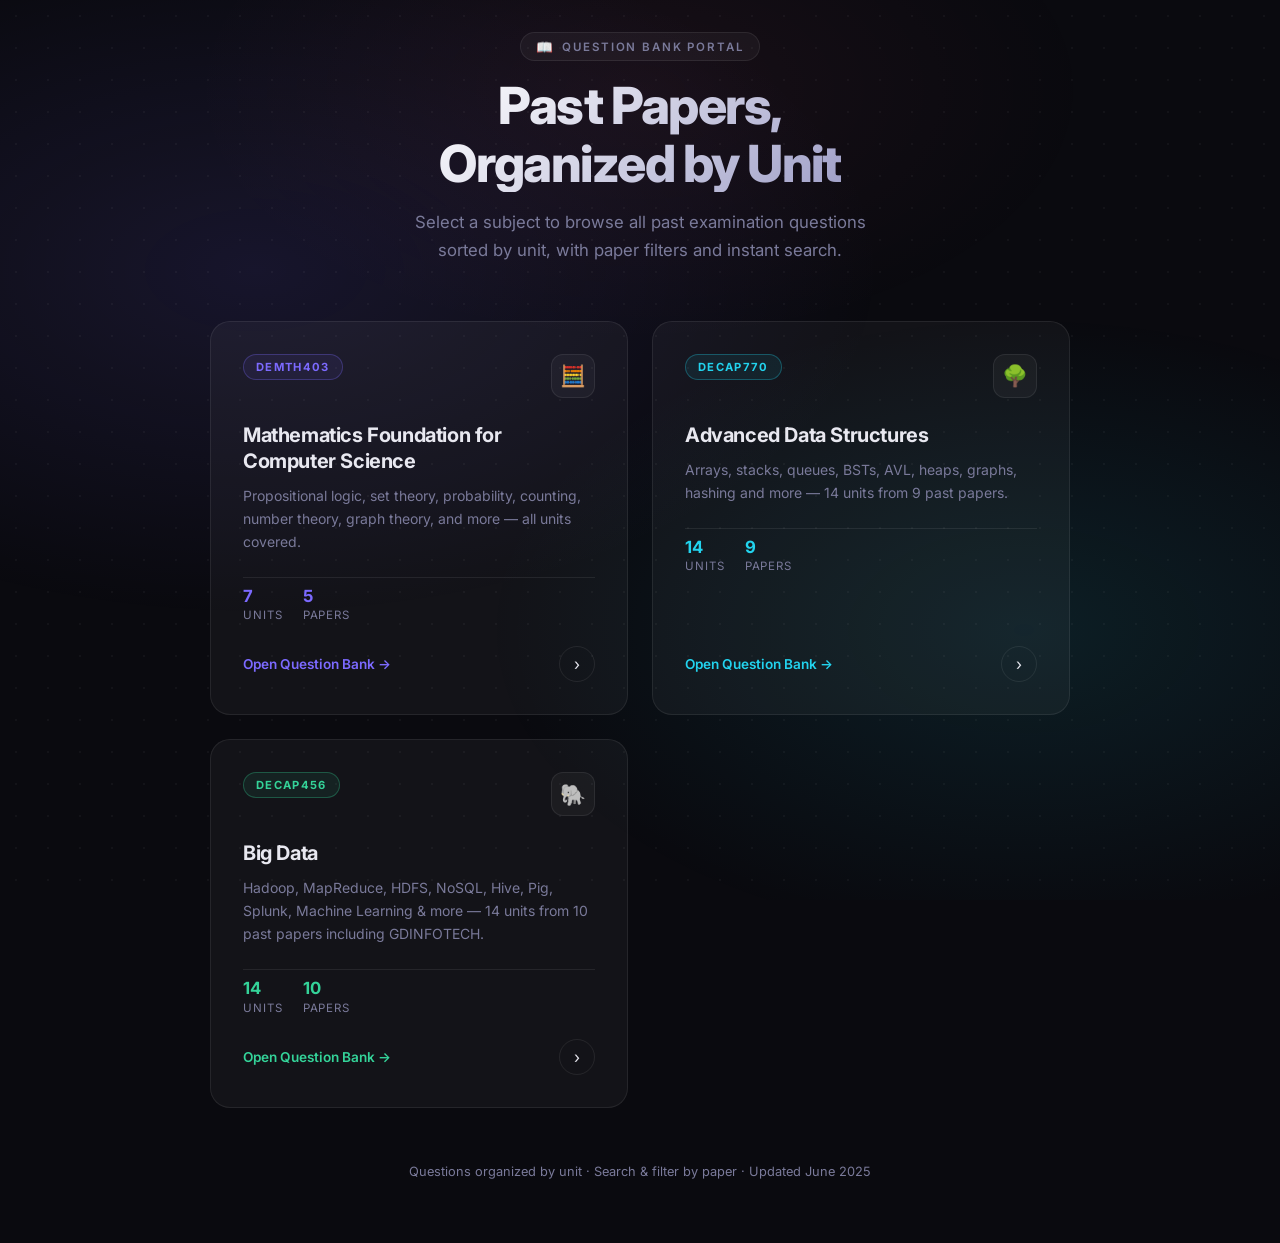
<file: home.html>
<!DOCTYPE html>
<html lang="en">
<head>
  <meta charset="UTF-8" />
  <meta name="viewport" content="width=device-width, initial-scale=1.0" />
  <title>Question Bank Portal</title>
  <meta name="description" content="Access organized past-paper question banks for DEMTH403 and DECAP770 courses, sorted by unit." />
  <link rel="preconnect" href="https://fonts.googleapis.com" />
  <link rel="preconnect" href="https://fonts.gstatic.com" crossorigin />
  <link href="https://fonts.googleapis.com/css2?family=Inter:wght@300;400;500;600;700;800&display=swap" rel="stylesheet" />

  <style>
    *, *::before, *::after { box-sizing: border-box; margin: 0; padding: 0; }

    :root {
      --bg:         #0a0a0f;
      --surface:    rgba(255,255,255,0.04);
      --border:     rgba(255,255,255,0.08);
      --border-h:   rgba(255,255,255,0.18);
      --text:       #e8e8f0;
      --muted:      #7a7a9a;
      --accent1:    #7c6aff;   /* violet – Maths */
      --accent2:    #22d3ee;   /* cyan   – Data Structures */
      --accent3:    #34d399;   /* emerald – Big Data */
      --glow1:      rgba(124,106,255,0.18);
      --glow2:      rgba(34,211,238,0.18);
      --glow3:      rgba(52,211,153,0.18);
    }

    html { scroll-behavior: smooth; }

    body {
      font-family: 'Inter', system-ui, sans-serif;
      background: var(--bg);
      color: var(--text);
      min-height: 100vh;
      display: flex;
      flex-direction: column;
      align-items: center;
      justify-content: center;
      padding: 2rem 1.5rem 4rem;
      overflow-x: hidden;
    }

    /* ── Animated mesh background ── */
    body::before {
      content: '';
      position: fixed;
      inset: 0;
      z-index: 0;
      background:
        radial-gradient(ellipse 70% 55% at 20% 30%, rgba(124,106,255,0.12) 0%, transparent 70%),
        radial-gradient(ellipse 60% 50% at 80% 70%, rgba(34,211,238,0.10) 0%, transparent 70%),
        radial-gradient(ellipse 50% 40% at 50% 10%, rgba(255,100,150,0.06) 0%, transparent 70%);
      animation: meshDrift 14s ease-in-out infinite alternate;
      pointer-events: none;
    }

    @keyframes meshDrift {
      from { transform: translateY(0) scale(1); }
      to   { transform: translateY(-24px) scale(1.04); }
    }

    /* ── Grid dots overlay ── */
    body::after {
      content: '';
      position: fixed;
      inset: 0;
      z-index: 0;
      background-image: radial-gradient(rgba(255,255,255,0.04) 1px, transparent 1px);
      background-size: 32px 32px;
      pointer-events: none;
    }

    /* ── Layout wrapper ── */
    .portal {
      position: relative;
      z-index: 1;
      width: 100%;
      max-width: 860px;
      display: flex;
      flex-direction: column;
      align-items: center;
      gap: 3.5rem;
    }

    /* ── Hero heading ── */
    .hero {
      text-align: center;
      display: flex;
      flex-direction: column;
      align-items: center;
      gap: 1rem;
    }

    .hero-eyebrow {
      display: inline-flex;
      align-items: center;
      gap: 0.5rem;
      font-size: 0.72rem;
      font-weight: 600;
      letter-spacing: 0.16em;
      text-transform: uppercase;
      color: var(--muted);
      border: 1px solid var(--border);
      border-radius: 99px;
      padding: 0.35rem 0.9rem;
      background: var(--surface);
    }

    .hero-eyebrow span { font-size: 0.85rem; }

    .hero h1 {
      font-size: clamp(2rem, 5vw, 3.2rem);
      font-weight: 800;
      letter-spacing: -0.03em;
      line-height: 1.12;
      background: linear-gradient(135deg, #ffffff 0%, #a0a0c8 100%);
      -webkit-background-clip: text;
      -webkit-text-fill-color: transparent;
      background-clip: text;
    }

    .hero p {
      font-size: 1.05rem;
      color: var(--muted);
      max-width: 480px;
      line-height: 1.7;
    }

    /* ── Cards grid ── */
    .cards {
      display: grid;
      grid-template-columns: repeat(auto-fit, minmax(280px, 1fr));
      gap: 1.5rem;
      width: 100%;
    }

    /* ── Individual card ── */
    .subject-card {
      position: relative;
      display: flex;
      flex-direction: column;
      gap: 1.5rem;
      padding: 2rem;
      background: var(--surface);
      border: 1px solid var(--border);
      border-radius: 20px;
      text-decoration: none;
      color: var(--text);
      overflow: hidden;
      cursor: pointer;
      transition:
        transform 0.35s cubic-bezier(0.22,0.68,0,1.2),
        border-color 0.3s ease,
        box-shadow 0.3s ease;
    }

    /* Glow blob inside each card */
    .subject-card::before {
      content: '';
      position: absolute;
      width: 260px;
      height: 260px;
      border-radius: 50%;
      top: -80px;
      right: -80px;
      filter: blur(80px);
      opacity: 0;
      transition: opacity 0.4s ease;
      pointer-events: none;
    }

    .subject-card.maths::before   { background: var(--glow1); }
    .subject-card.ds::before      { background: var(--glow2); }
    .subject-card.bd::before      { background: var(--glow3); }

    .subject-card:hover {
      transform: translateY(-8px) scale(1.01);
      border-color: var(--border-h);
    }

    .subject-card.maths:hover { box-shadow: 0 24px 60px rgba(124,106,255,0.2); }
    .subject-card.ds:hover    { box-shadow: 0 24px 60px rgba(34,211,238,0.18); }
    .subject-card.bd:hover    { box-shadow: 0 24px 60px rgba(52,211,153,0.18); }

    .subject-card:hover::before { opacity: 1; }

    /* Top section: badge + icon */
    .card-top {
      display: flex;
      align-items: flex-start;
      justify-content: space-between;
    }

    .course-badge {
      font-size: 0.7rem;
      font-weight: 700;
      letter-spacing: 0.12em;
      text-transform: uppercase;
      padding: 0.3rem 0.75rem;
      border-radius: 99px;
      border: 1px solid;
    }

    .maths .course-badge {
      color: var(--accent1);
      border-color: rgba(124,106,255,0.3);
      background: rgba(124,106,255,0.08);
    }

    .ds .course-badge {
      color: var(--accent2);
      border-color: rgba(34,211,238,0.3);
      background: rgba(34,211,238,0.08);
    }

    .bd .course-badge {
      color: var(--accent3);
      border-color: rgba(52,211,153,0.3);
      background: rgba(52,211,153,0.08);
    }

    .card-icon {
      width: 44px;
      height: 44px;
      border-radius: 12px;
      border: 1px solid var(--border);
      background: var(--surface);
      display: flex;
      align-items: center;
      justify-content: center;
      font-size: 1.3rem;
      flex-shrink: 0;
    }

    /* Body */
    .card-body { display: flex; flex-direction: column; gap: 0.6rem; }

    .card-title {
      font-size: 1.25rem;
      font-weight: 700;
      letter-spacing: -0.02em;
      line-height: 1.3;
    }

    .card-desc {
      font-size: 0.875rem;
      color: var(--muted);
      line-height: 1.65;
    }

    /* Stats row */
    .card-stats {
      display: flex;
      gap: 1.25rem;
      padding-top: 0.5rem;
      border-top: 1px solid var(--border);
    }

    .stat {
      display: flex;
      flex-direction: column;
      gap: 0.15rem;
    }

    .stat-val {
      font-size: 1.05rem;
      font-weight: 700;
    }

    .maths .stat-val { color: var(--accent1); }
    .ds    .stat-val { color: var(--accent2); }
    .bd    .stat-val { color: var(--accent3); }

    .stat-key {
      font-size: 0.72rem;
      color: var(--muted);
      text-transform: uppercase;
      letter-spacing: 0.08em;
    }

    /* CTA row */
    .card-cta {
      display: flex;
      align-items: center;
      justify-content: space-between;
      margin-top: auto;
    }

    .cta-label {
      font-size: 0.85rem;
      font-weight: 600;
    }

    .maths .cta-label { color: var(--accent1); }
    .ds    .cta-label { color: var(--accent2); }
    .bd    .cta-label { color: var(--accent3); }

    .cta-arrow {
      width: 36px;
      height: 36px;
      border-radius: 50%;
      border: 1px solid var(--border);
      display: flex;
      align-items: center;
      justify-content: center;
      font-size: 1rem;
      transition: transform 0.3s ease, background 0.3s ease;
      flex-shrink: 0;
    }

    .subject-card:hover .cta-arrow {
      transform: translateX(4px);
    }

    .maths:hover .cta-arrow { background: rgba(124,106,255,0.12); }
    .ds:hover    .cta-arrow { background: rgba(34,211,238,0.10); }
    .bd:hover    .cta-arrow { background: rgba(52,211,153,0.10); }

    /* Thin colored top border that slides in on hover */
    .card-accent-bar {
      position: absolute;
      top: 0; left: 0; right: 0;
      height: 2px;
      border-radius: 20px 20px 0 0;
      transform: scaleX(0);
      transform-origin: left;
      transition: transform 0.4s cubic-bezier(0.22,0.68,0,1);
    }

    .maths .card-accent-bar { background: linear-gradient(90deg, var(--accent1), #b48eff); }
    .ds    .card-accent-bar { background: linear-gradient(90deg, var(--accent2), #67e8f9); }
    .bd    .card-accent-bar { background: linear-gradient(90deg, var(--accent3), #86efac); }

    .subject-card:hover .card-accent-bar { transform: scaleX(1); }

    /* ── Footer note ── */
    .portal-footer {
      text-align: center;
      font-size: 0.8rem;
      color: var(--muted);
      position: relative;
      z-index: 1;
    }

    /* ── Responsive ── */
    @media (max-width: 520px) {
      .cards { grid-template-columns: 1fr; }
      .hero h1 { font-size: 1.85rem; }
    }
  </style>
</head>
<body>

  <div class="portal">

    <!-- Hero -->
    <div class="hero">
      <div class="hero-eyebrow">
        <span>📖</span>
        Question Bank Portal
      </div>
      <h1>Past Papers,<br>Organized by Unit</h1>
      <p>Select a subject to browse all past examination questions sorted by unit, with paper filters and instant search.</p>
    </div>

    <!-- Subject Cards -->
    <div class="cards">

      <!-- Maths -->
      <a href="./index.html" class="subject-card maths" id="card-maths">
        <div class="card-accent-bar"></div>

        <div class="card-top">
          <span class="course-badge">DEMTH403</span>
          <div class="card-icon">🧮</div>
        </div>

        <div class="card-body">
          <div class="card-title">Mathematics Foundation for Computer Science</div>
          <div class="card-desc">Propositional logic, set theory, probability, counting, number theory, graph theory, and more — all units covered.</div>
        </div>

        <div class="card-stats">
          <div class="stat">
            <span class="stat-val">7</span>
            <span class="stat-key">Units</span>
          </div>
          <div class="stat">
            <span class="stat-val">5</span>
            <span class="stat-key">Papers</span>
          </div>
        </div>

        <div class="card-cta">
          <span class="cta-label">Open Question Bank →</span>
          <span class="cta-arrow">›</span>
        </div>
      </a>

      <!-- Data Structures -->
      <a href="./Data Structure/index.html" class="subject-card ds" id="card-ds">
        <div class="card-accent-bar"></div>

        <div class="card-top">
          <span class="course-badge">DECAP770</span>
          <div class="card-icon">🌳</div>
        </div>

        <div class="card-body">
          <div class="card-title">Advanced Data Structures</div>
          <div class="card-desc">Arrays, stacks, queues, BSTs, AVL, heaps, graphs, hashing and more — 14 units from 9 past papers.</div>
        </div>

        <div class="card-stats">
          <div class="stat">
            <span class="stat-val">14</span>
            <span class="stat-key">Units</span>
          </div>
          <div class="stat">
            <span class="stat-val">9</span>
            <span class="stat-key">Papers</span>
          </div>
        </div>

        <div class="card-cta">
          <span class="cta-label">Open Question Bank →</span>
          <span class="cta-arrow">›</span>
        </div>
      </a>

      <!-- Big Data -->
      <a href="./BigData/index.html" class="subject-card bd" id="card-bd">
        <div class="card-accent-bar"></div>

        <div class="card-top">
          <span class="course-badge">DECAP456</span>
          <div class="card-icon">🐘</div>
        </div>

        <div class="card-body">
          <div class="card-title">Big Data</div>
          <div class="card-desc">Hadoop, MapReduce, HDFS, NoSQL, Hive, Pig, Splunk, Machine Learning &amp; more — 14 units from 10 past papers including GDINFOTECH.</div>
        </div>

        <div class="card-stats">
          <div class="stat">
            <span class="stat-val">14</span>
            <span class="stat-key">Units</span>
          </div>
          <div class="stat">
            <span class="stat-val">10</span>
            <span class="stat-key">Papers</span>
          </div>
        </div>

        <div class="card-cta">
          <span class="cta-label">Open Question Bank →</span>
          <span class="cta-arrow">›</span>
        </div>
      </a>

    </div><!-- /cards -->

    <p class="portal-footer">Questions organized by unit · Search &amp; filter by paper · Updated June 2025</p>

  </div>

</body>
</html>
</file>
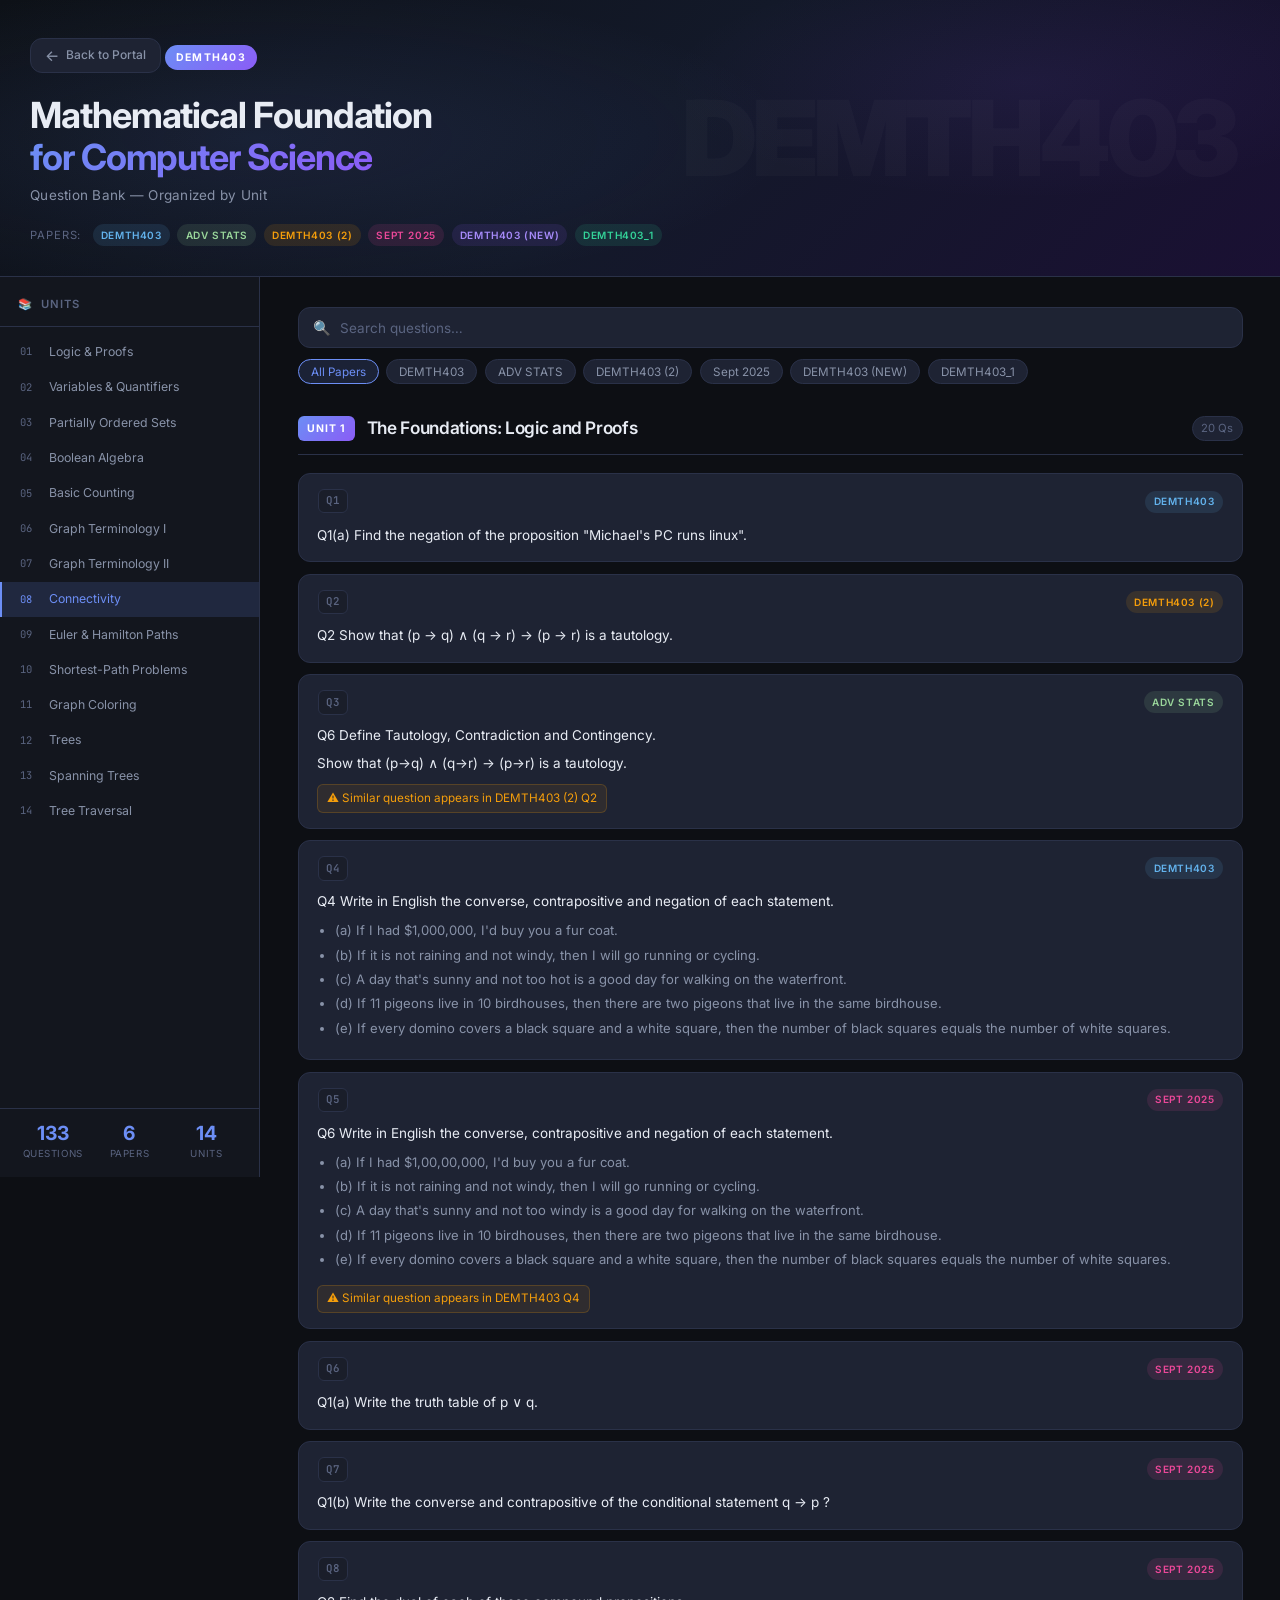
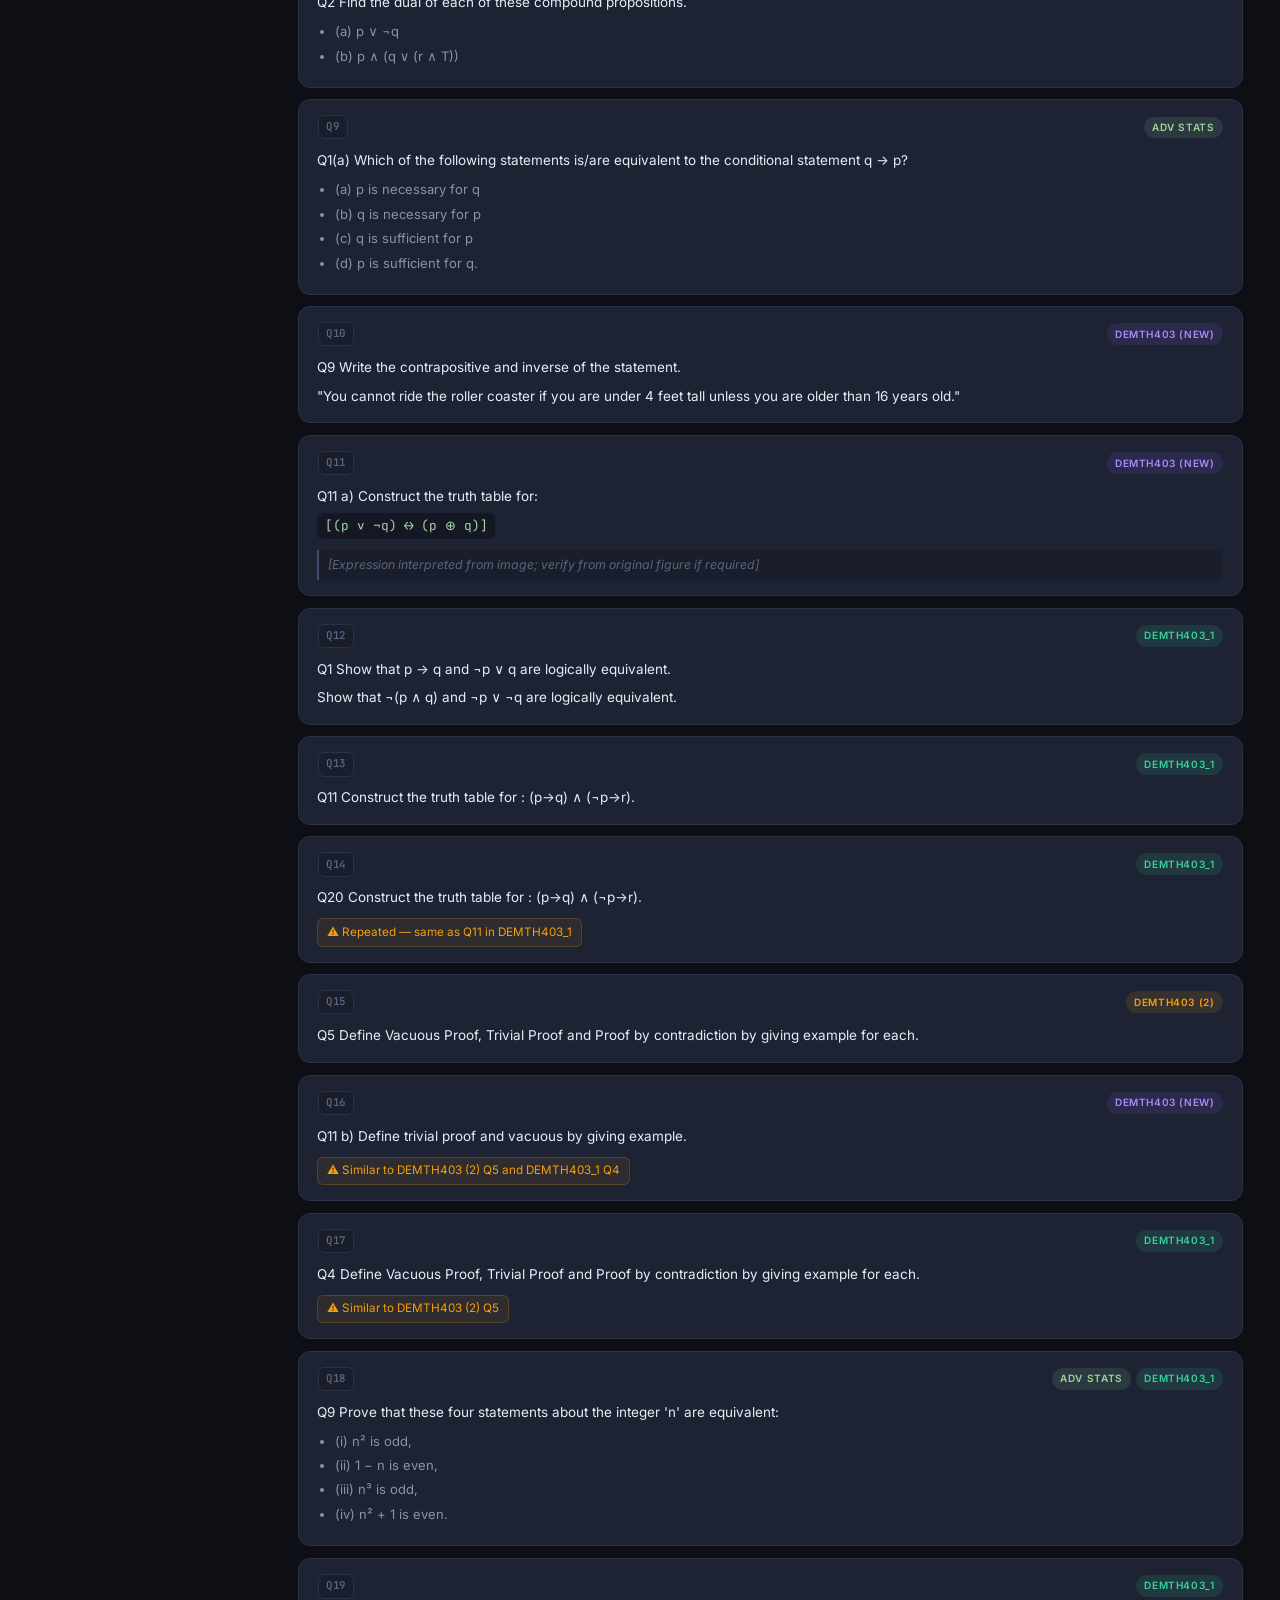
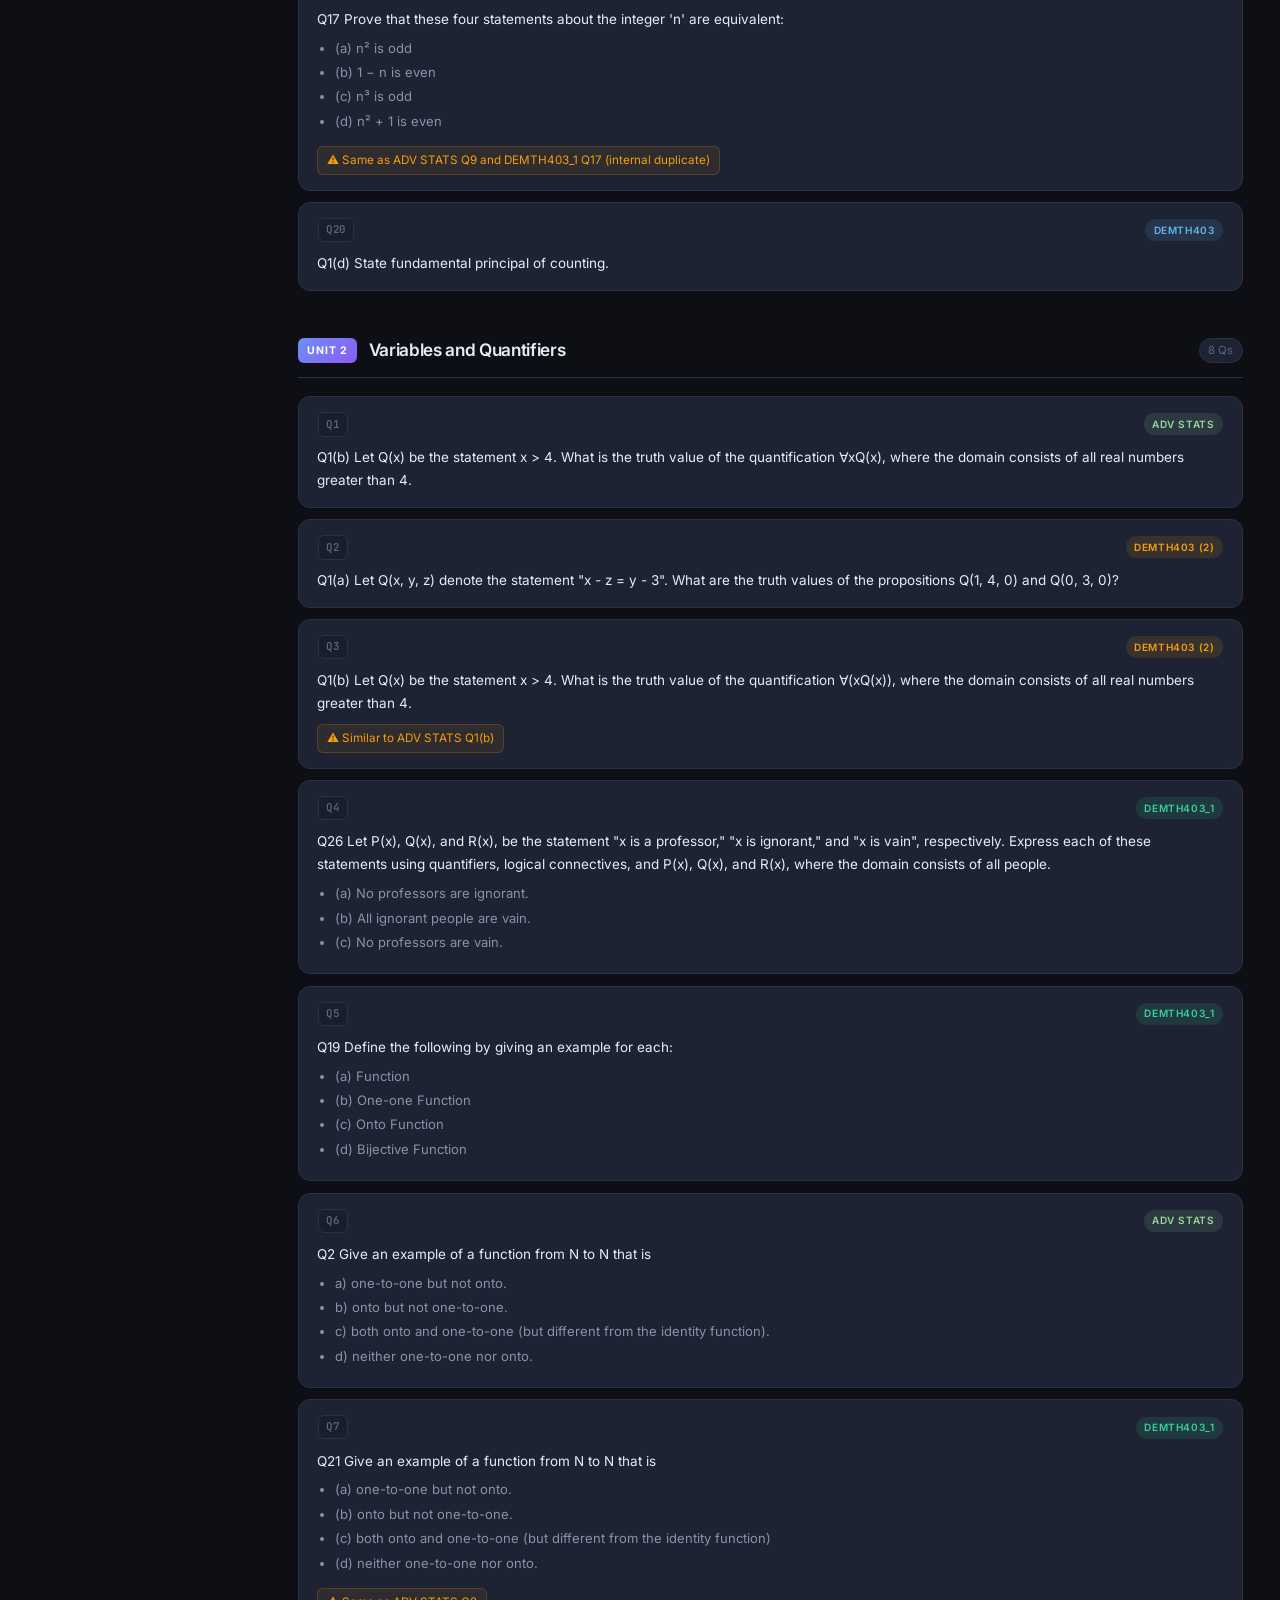
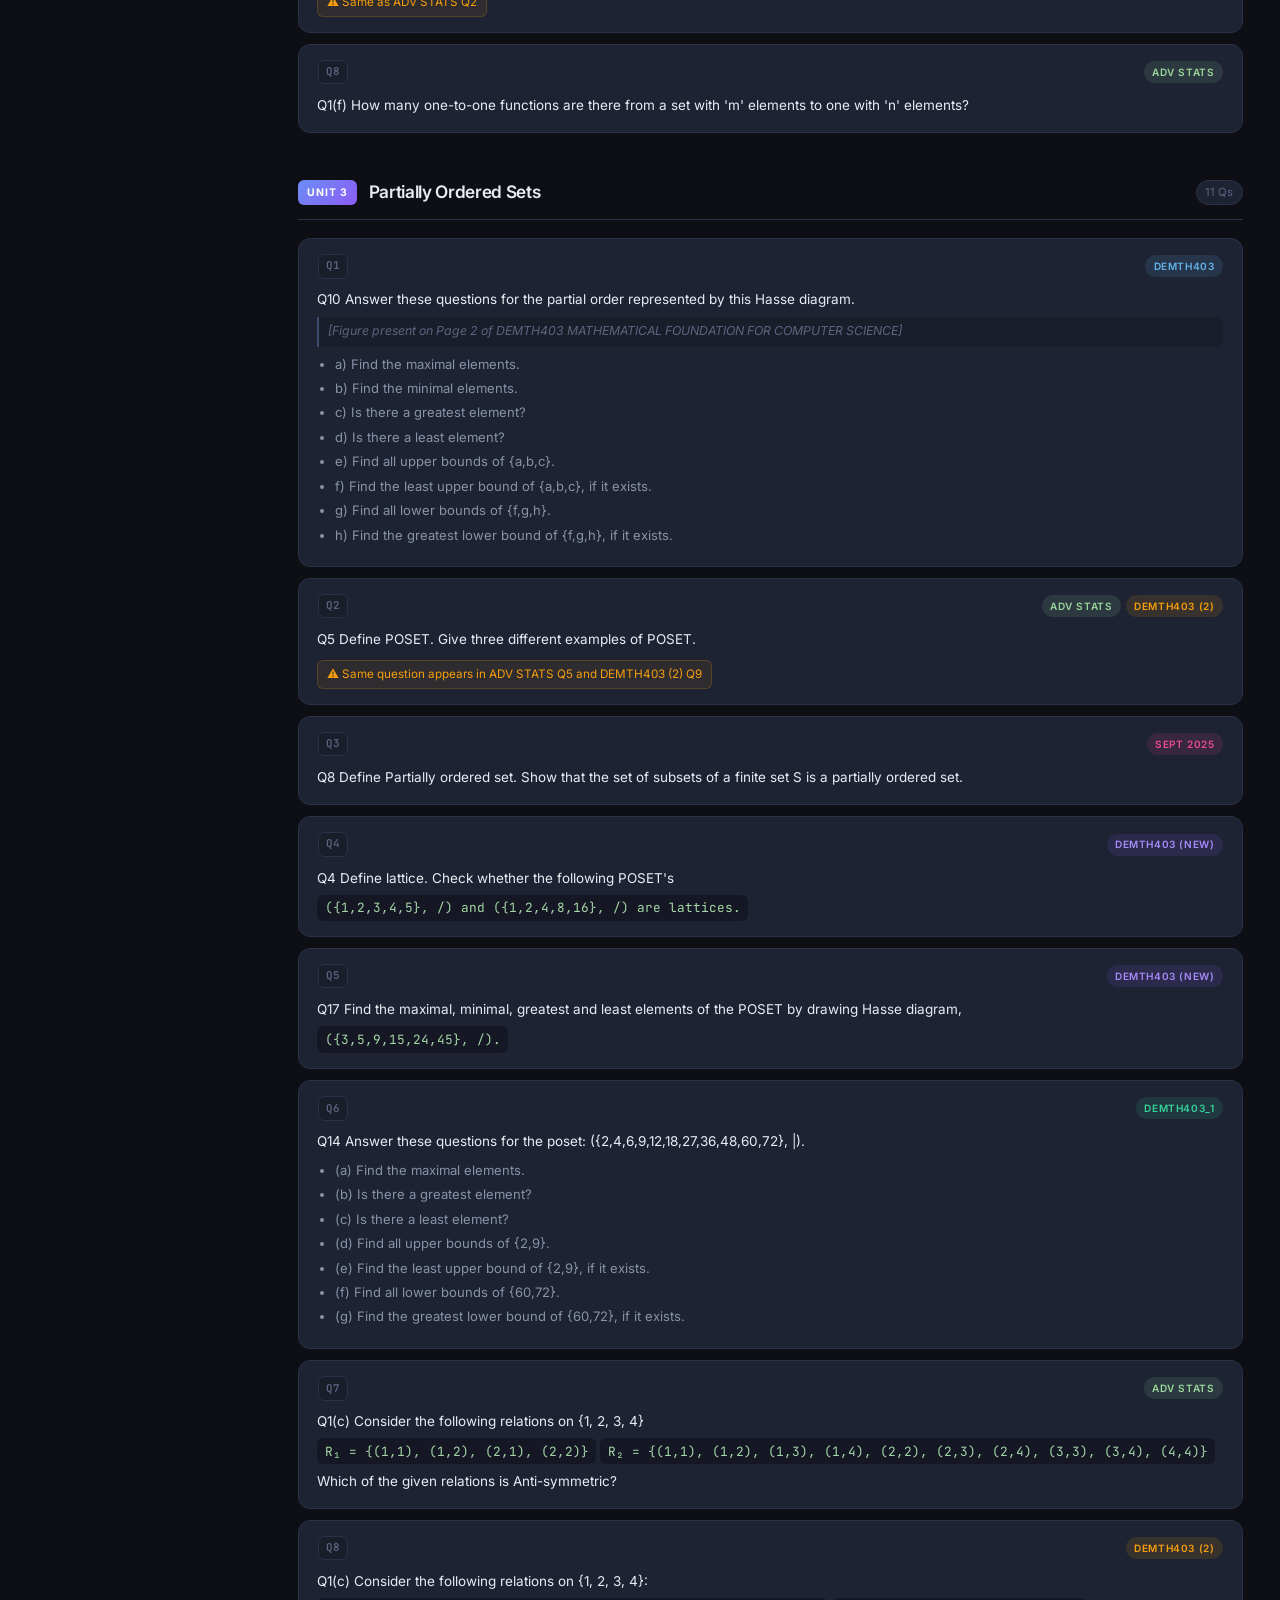
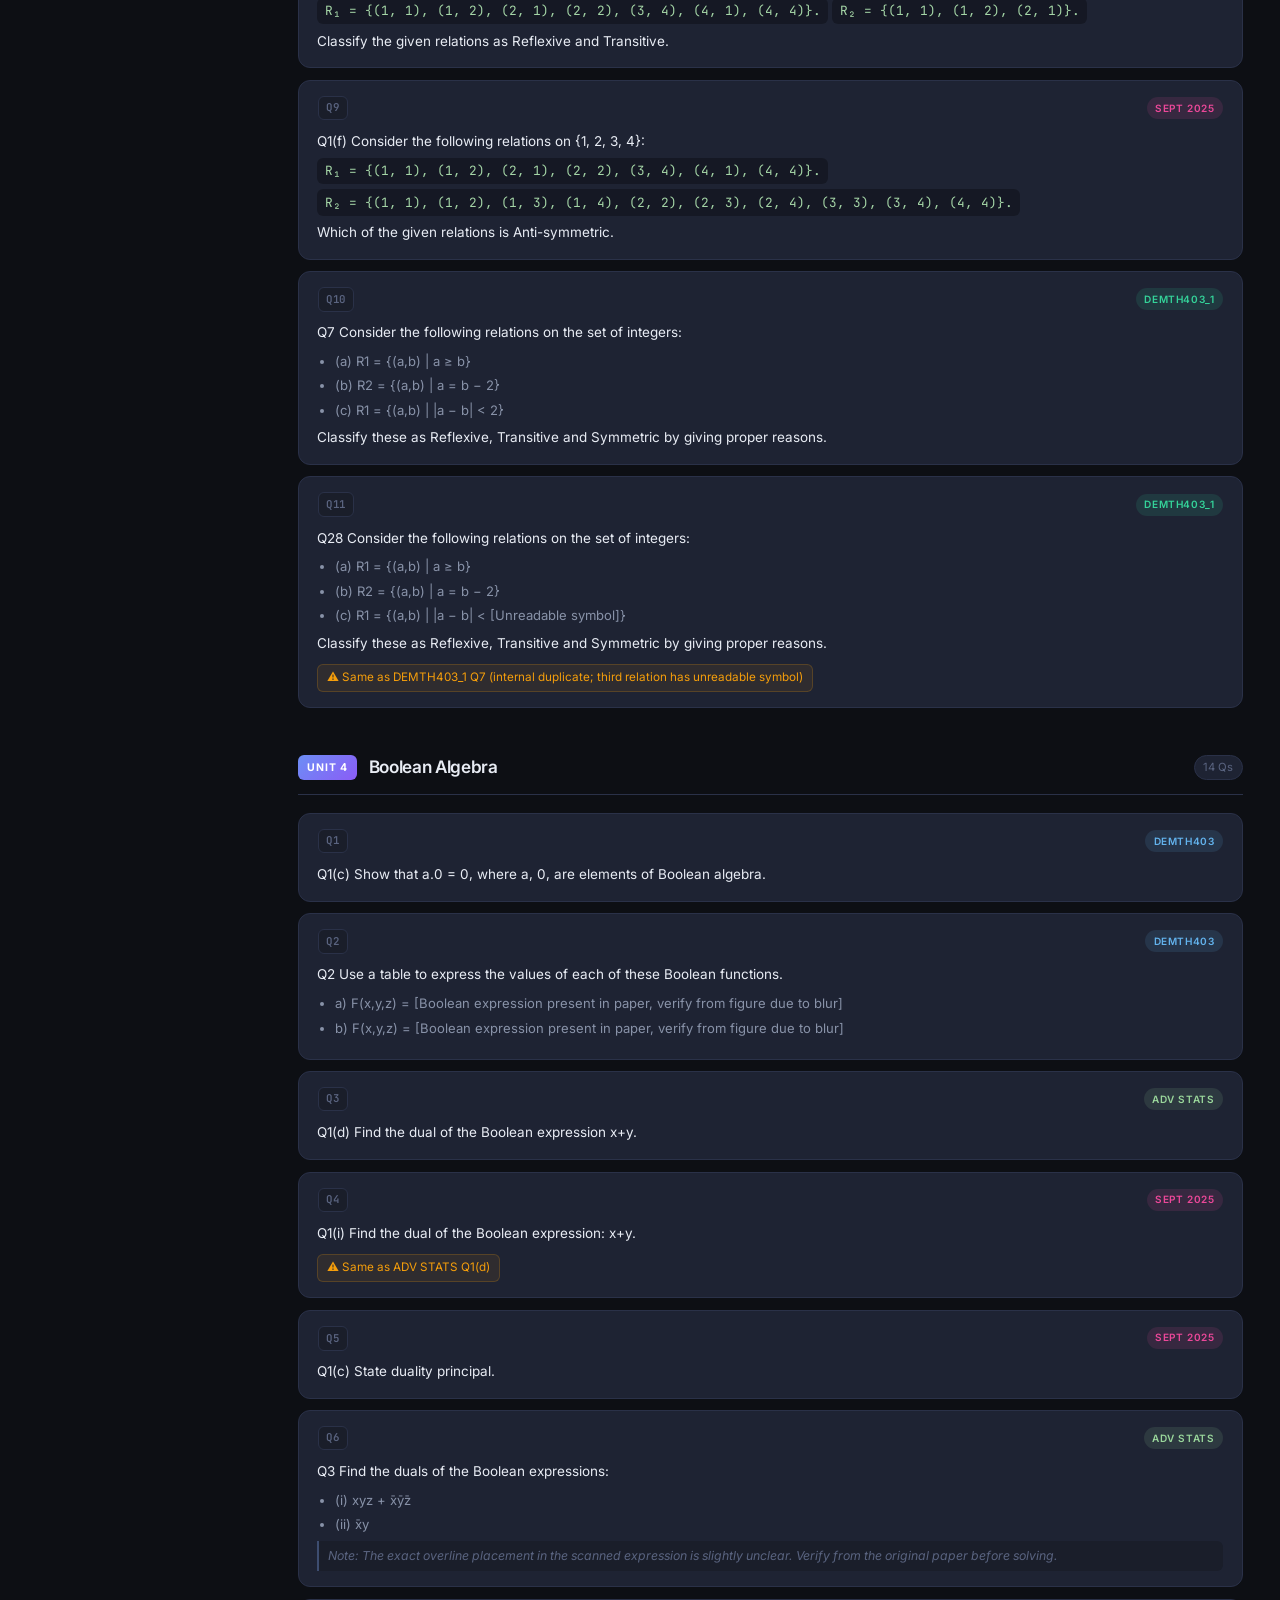
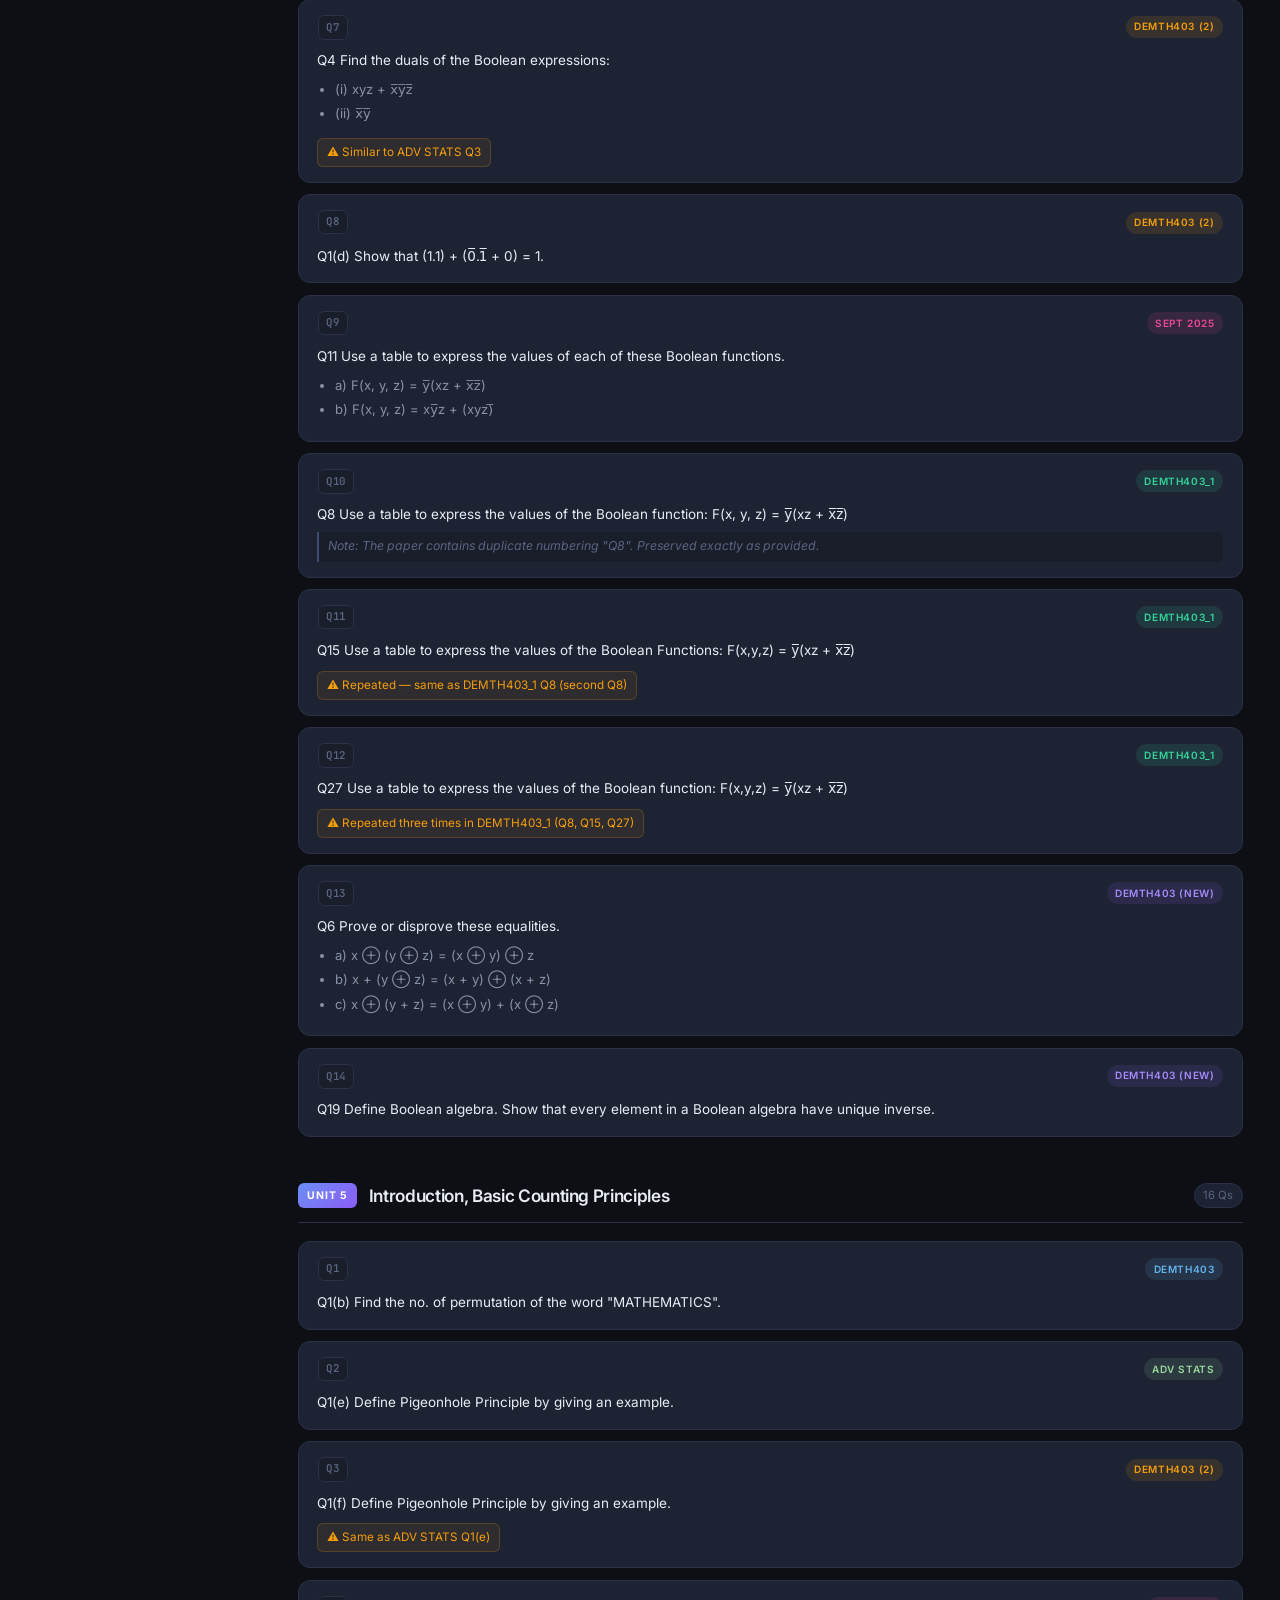
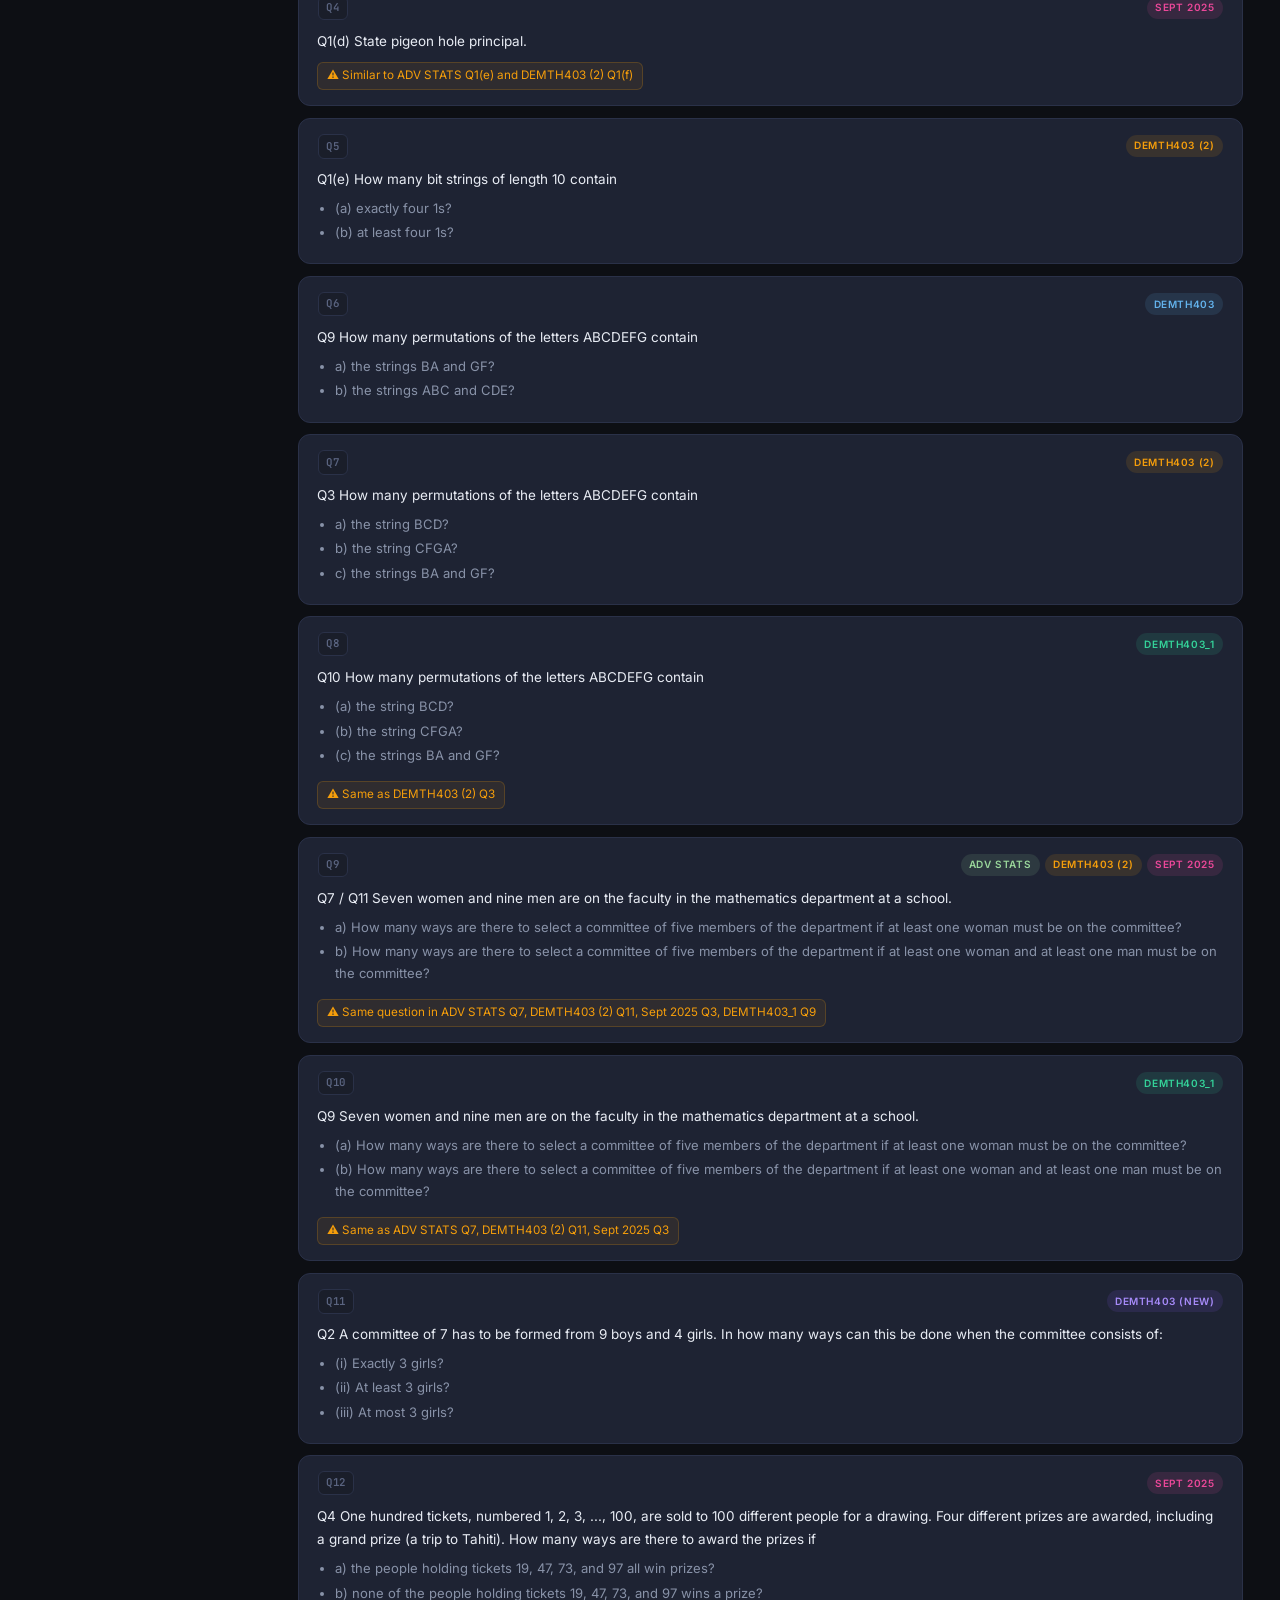
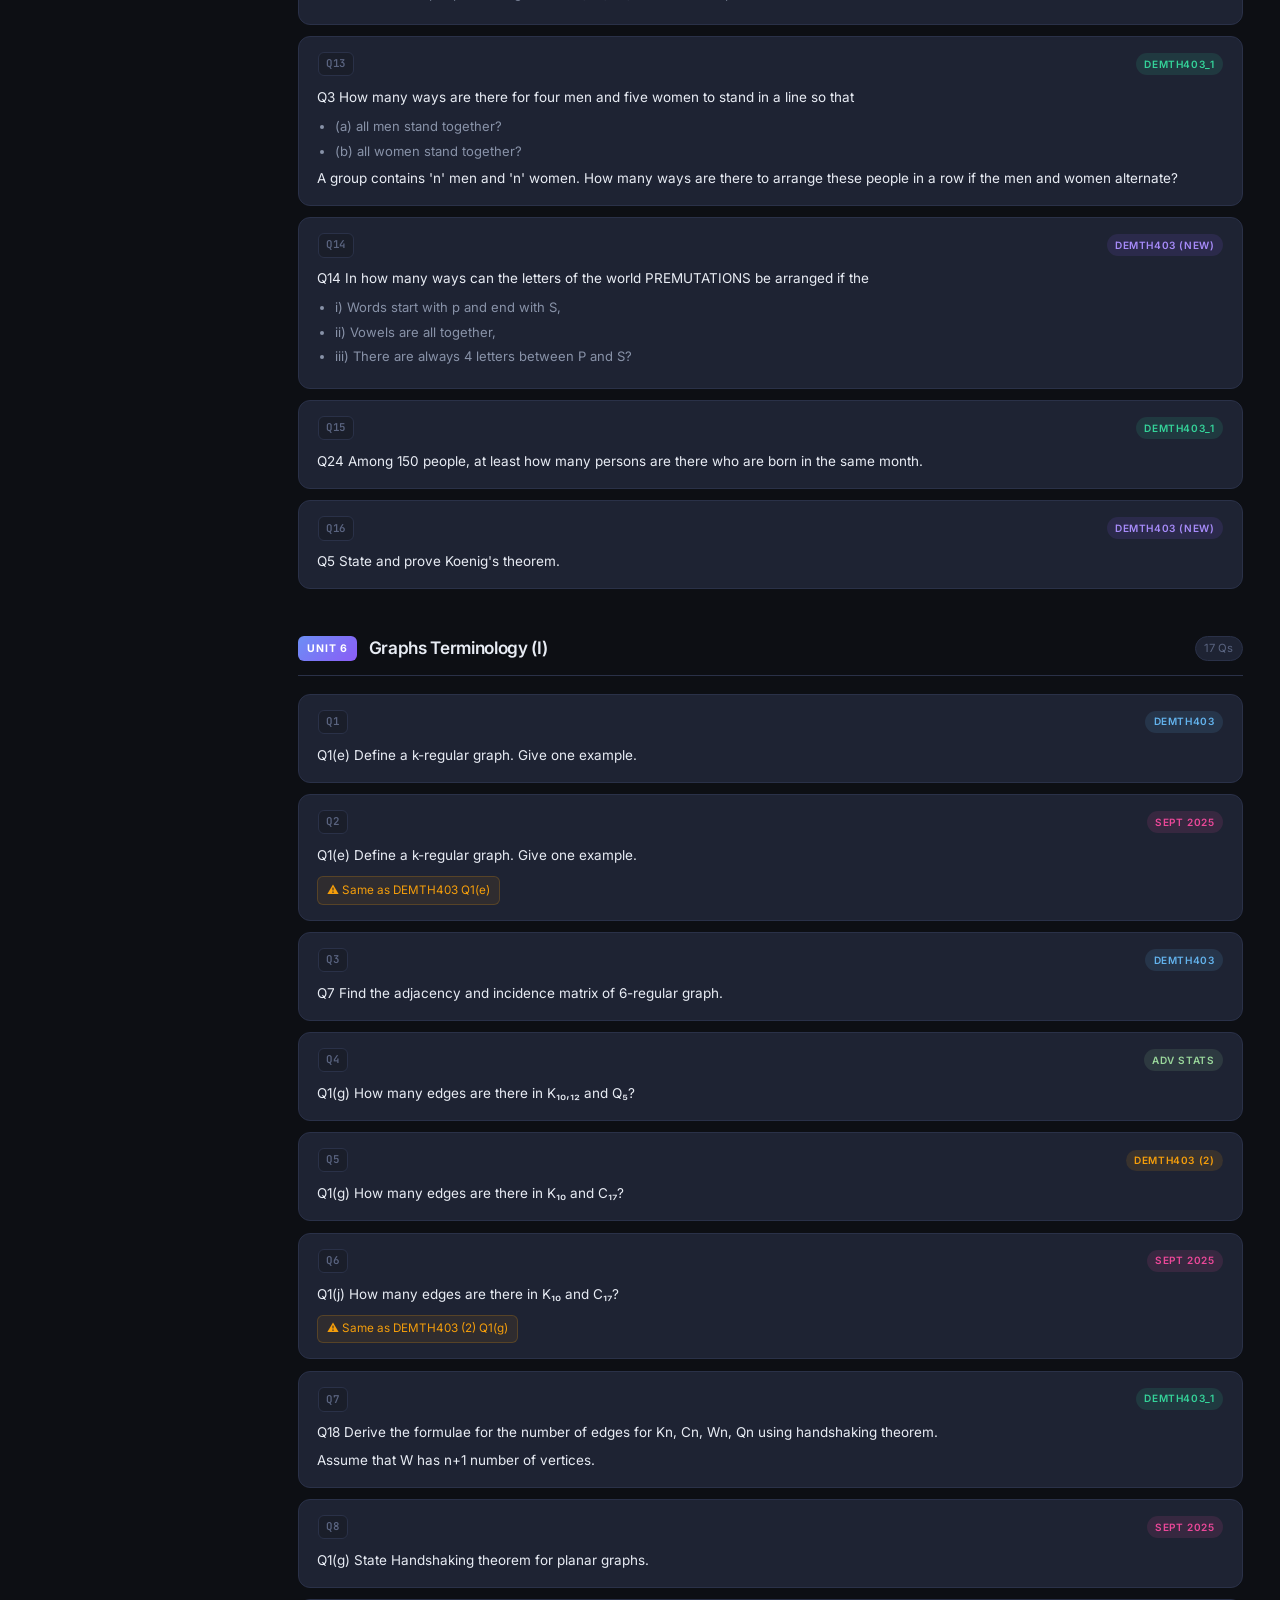
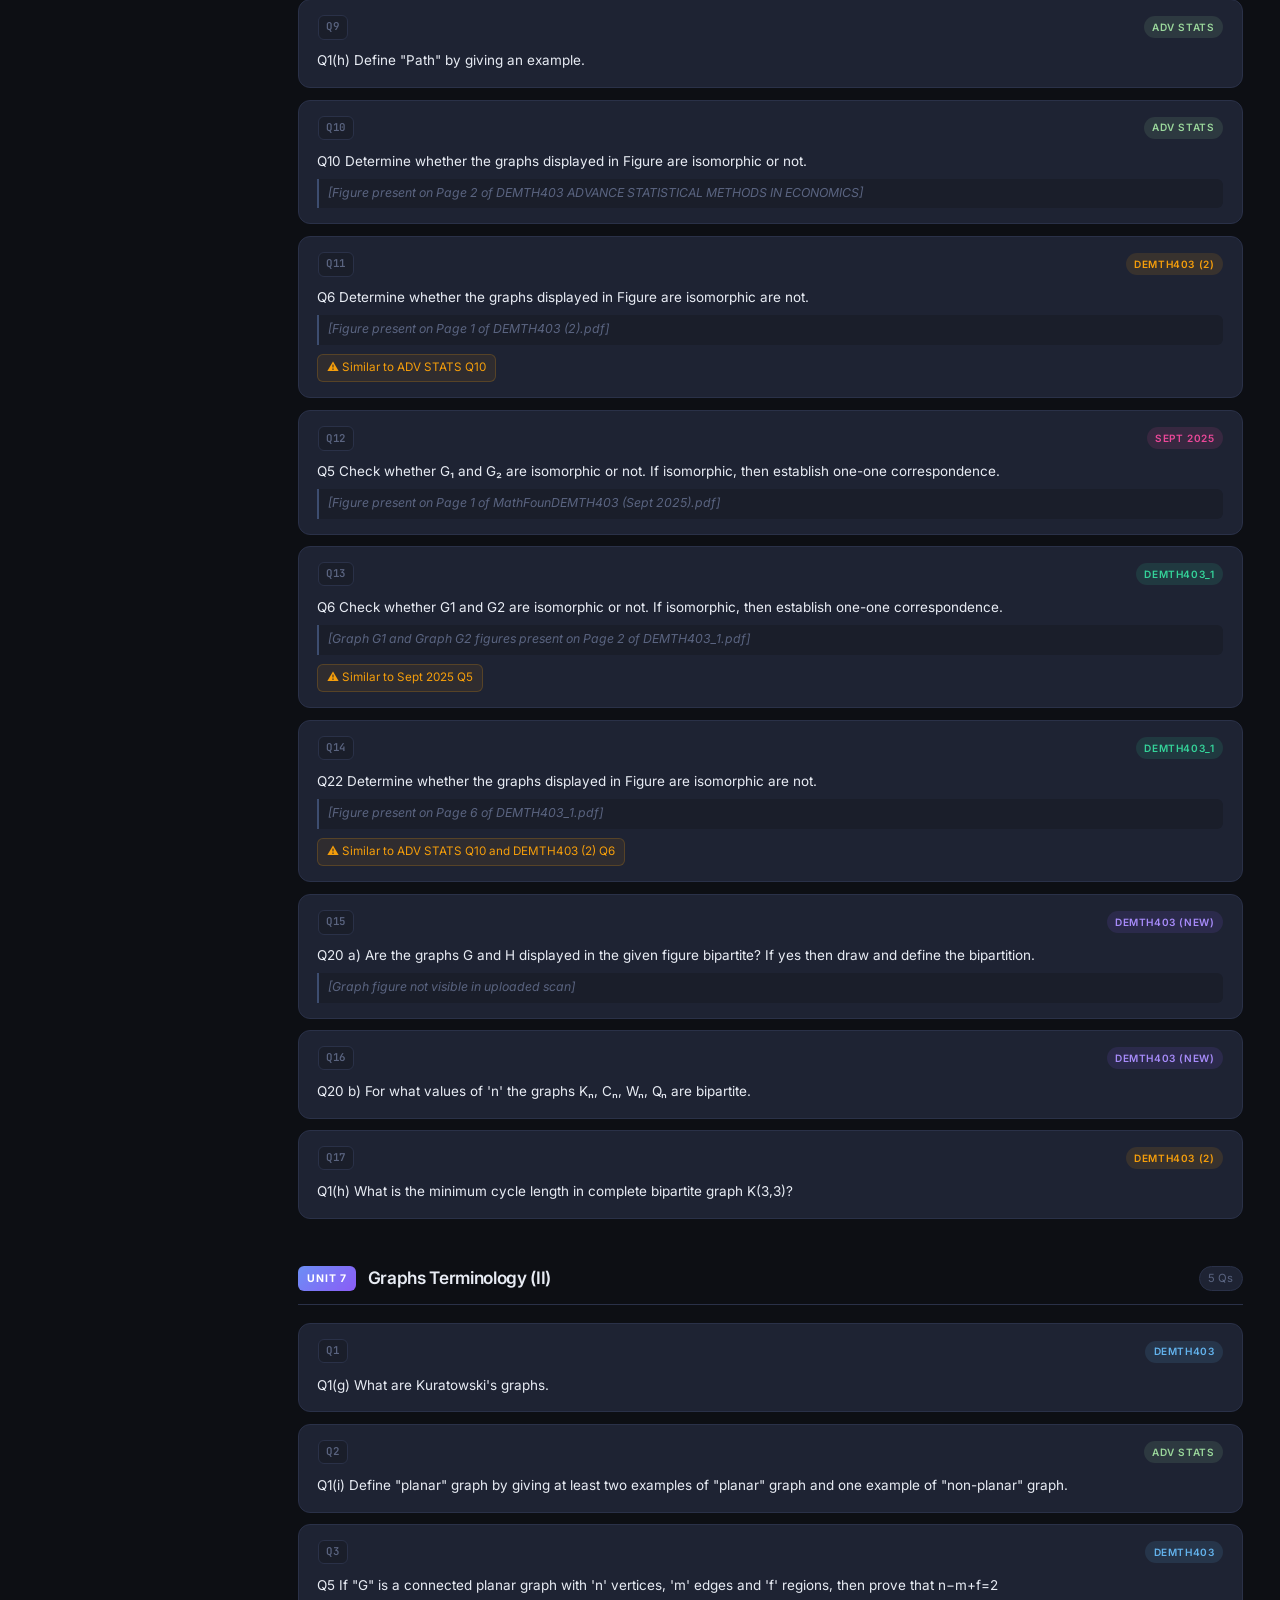
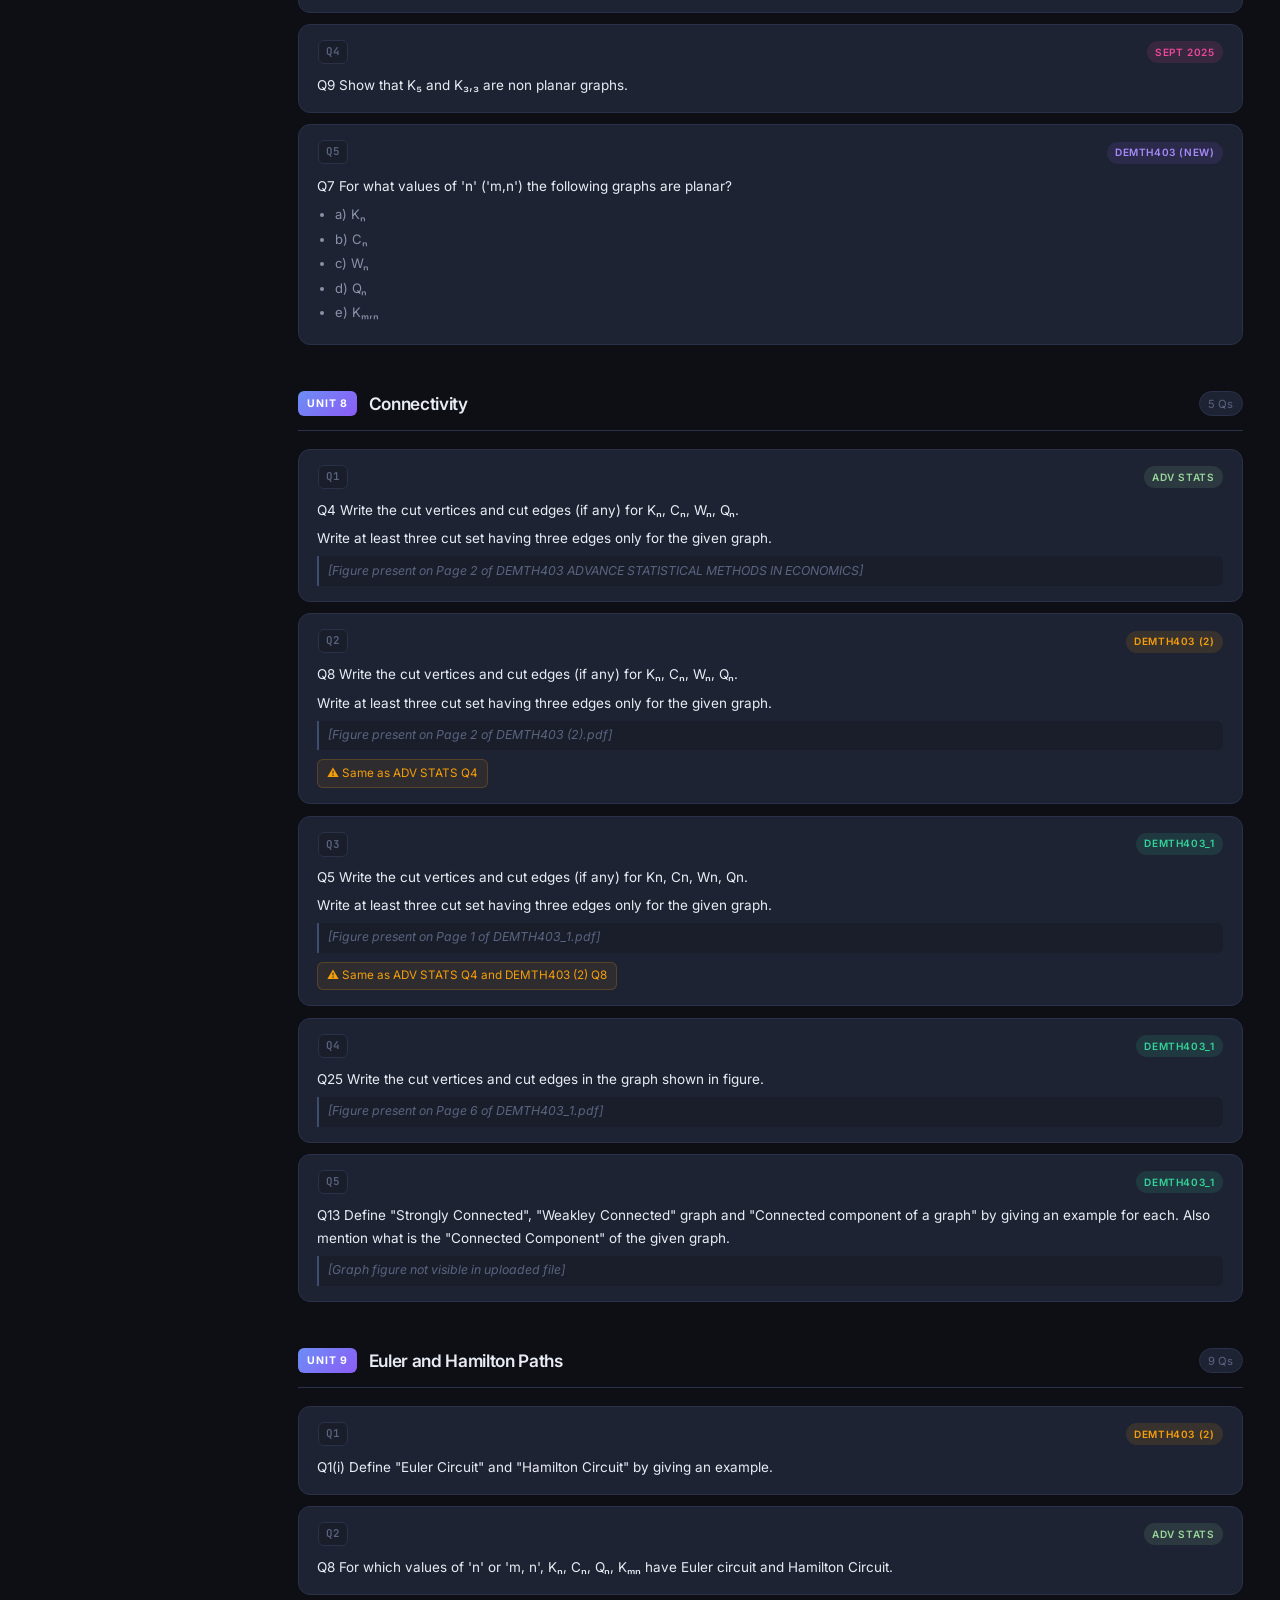
<file: maths.html>
<!DOCTYPE html>
<html lang="en">
<head>
  <meta charset="UTF-8" />
  <meta name="viewport" content="width=device-width, initial-scale=1.0" />
  <title>DEMTH403 – Mathematical Foundation for Computer Science | Question Bank</title>
  <meta name="description" content="Organized question bank for DEMTH403 Mathematical Foundation for Computer Science. All questions sorted by unit from multiple past papers." />
  <link rel="preconnect" href="https://fonts.googleapis.com" />
  <link rel="preconnect" href="https://fonts.gstatic.com" crossorigin />
  <link href="https://fonts.googleapis.com/css2?family=Inter:wght@300;400;500;600;700&family=JetBrains+Mono:wght@400;500&display=swap" rel="stylesheet" />
  <link rel="stylesheet" href="style.css" />
</head>
<body>

  <!-- ===== HEADER ===== -->
  <header class="site-header">
    <div class="header-inner">
      <a href="index.html" class="back-link">
        <span class="back-arrow">←</span> Back to Portal
      </a>
      <div class="header-badge">DEMTH403</div>
      <h1 class="site-title">Mathematical Foundation<br><span>for Computer Science</span></h1>
      <p class="site-subtitle">Question Bank — Organized by Unit</p>
      <div class="paper-legend">
        <span class="legend-label">Papers:</span>
        <span class="tag tag-p1">DEMTH403</span>
        <span class="tag tag-p2">ADV STATS</span>
        <span class="tag tag-p3">DEMTH403 (2)</span>
        <span class="tag tag-p4">Sept 2025</span>
        <span class="tag tag-p5">DEMTH403 (NEW)</span>
        <span class="tag tag-p6">DEMTH403_1</span>
      </div>
    </div>
  </header>

  <!-- ===== SIDEBAR + MAIN LAYOUT ===== -->
  <div class="page-layout">

    <!-- Sidebar TOC -->
    <aside class="sidebar" id="sidebar">
      <div class="sidebar-header">
        <span class="sidebar-icon">📚</span>
        <span>Units</span>
      </div>
      <nav class="unit-nav" id="unitNav">
        <a href="#unit1" class="nav-item active" data-unit="1">
          <span class="nav-num">01</span>
          <span class="nav-text">Logic &amp; Proofs</span>
        </a>
        <a href="#unit2" class="nav-item" data-unit="2">
          <span class="nav-num">02</span>
          <span class="nav-text">Variables &amp; Quantifiers</span>
        </a>
        <a href="#unit3" class="nav-item" data-unit="3">
          <span class="nav-num">03</span>
          <span class="nav-text">Partially Ordered Sets</span>
        </a>
        <a href="#unit4" class="nav-item" data-unit="4">
          <span class="nav-num">04</span>
          <span class="nav-text">Boolean Algebra</span>
        </a>
        <a href="#unit5" class="nav-item" data-unit="5">
          <span class="nav-num">05</span>
          <span class="nav-text">Basic Counting</span>
        </a>
        <a href="#unit6" class="nav-item" data-unit="6">
          <span class="nav-num">06</span>
          <span class="nav-text">Graph Terminology I</span>
        </a>
        <a href="#unit7" class="nav-item" data-unit="7">
          <span class="nav-num">07</span>
          <span class="nav-text">Graph Terminology II</span>
        </a>
        <a href="#unit8" class="nav-item" data-unit="8">
          <span class="nav-num">08</span>
          <span class="nav-text">Connectivity</span>
        </a>
        <a href="#unit9" class="nav-item" data-unit="9">
          <span class="nav-num">09</span>
          <span class="nav-text">Euler &amp; Hamilton Paths</span>
        </a>
        <a href="#unit10" class="nav-item" data-unit="10">
          <span class="nav-num">10</span>
          <span class="nav-text">Shortest-Path Problems</span>
        </a>
        <a href="#unit11" class="nav-item" data-unit="11">
          <span class="nav-num">11</span>
          <span class="nav-text">Graph Coloring</span>
        </a>
        <a href="#unit12" class="nav-item" data-unit="12">
          <span class="nav-num">12</span>
          <span class="nav-text">Trees</span>
        </a>
        <a href="#unit13" class="nav-item" data-unit="13">
          <span class="nav-num">13</span>
          <span class="nav-text">Spanning Trees</span>
        </a>
        <a href="#unit14" class="nav-item" data-unit="14">
          <span class="nav-num">14</span>
          <span class="nav-text">Tree Traversal</span>
        </a>
      </nav>

      <div class="sidebar-stats">
        <div class="stat-item">
          <span class="stat-num" id="totalQCount">0</span>
          <span class="stat-label">Questions</span>
        </div>
        <div class="stat-item">
          <span class="stat-num">6</span>
          <span class="stat-label">Papers</span>
        </div>
        <div class="stat-item">
          <span class="stat-num">14</span>
          <span class="stat-label">Units</span>
        </div>
      </div>
    </aside>

    <!-- Main Content -->
    <main class="main-content" id="mainContent">

      <!-- Search Bar -->
      <div class="search-wrap">
        <div class="search-box">
          <span class="search-icon">🔍</span>
          <input type="text" id="searchInput" placeholder="Search questions…" autocomplete="off" />
          <button class="search-clear" id="searchClear" title="Clear">✕</button>
        </div>
        <div class="filter-chips" id="filterChips">
          <button class="chip active" data-filter="all">All Papers</button>
          <button class="chip" data-filter="p1">DEMTH403</button>
          <button class="chip" data-filter="p2">ADV STATS</button>
          <button class="chip" data-filter="p3">DEMTH403 (2)</button>
          <button class="chip" data-filter="p4">Sept 2025</button>
          <button class="chip" data-filter="p5">DEMTH403 (NEW)</button>
          <button class="chip" data-filter="p6">DEMTH403_1</button>
        </div>
      </div>

      <div id="noResults" class="no-results hidden">
        <span>🔎</span><br>No questions match your search.
      </div>

      <!-- ===================== UNIT 1 ===================== -->
      <section class="unit-section" id="unit1">
        <div class="unit-header">
          <div class="unit-badge">Unit 1</div>
          <h2 class="unit-title">The Foundations: Logic and Proofs</h2>
          <span class="unit-count" id="count-unit1"></span>
        </div>

        <div class="questions-grid">

          <div class="q-card" data-paper="p1 p3 p4 p5 p6">
            <div class="q-meta">
              <span class="q-num">Q1</span>
              <div class="q-tags">
                <span class="tag tag-p1">DEMTH403</span>
              </div>
            </div>
            <div class="q-body">
              <p>Q1(a) Find the negation of the proposition "Michael's PC runs linux".</p>
            </div>
          </div>

          <div class="q-card" data-paper="p3">
            <div class="q-meta">
              <span class="q-num">Q2</span>
              <div class="q-tags">
                <span class="tag tag-p3">DEMTH403 (2)</span>
              </div>
            </div>
            <div class="q-body">
              <p>Q2 Show that (p → q) ∧ (q → r) → (p → r) is a tautology.</p>
            </div>
          </div>

          <div class="q-card" data-paper="p2">
            <div class="q-meta">
              <span class="q-num">Q3</span>
              <div class="q-tags">
                <span class="tag tag-p2">ADV STATS</span>
              </div>
            </div>
            <div class="q-body">
              <p>Q6 Define Tautology, Contradiction and Contingency.</p>
              <p>Show that (p→q) ∧ (q→r) → (p→r) is a tautology.</p>
            </div>
            <div class="q-repeat-note">⚠ Similar question appears in DEMTH403 (2) Q2</div>
          </div>

          <div class="q-card" data-paper="p1">
            <div class="q-meta">
              <span class="q-num">Q4</span>
              <div class="q-tags">
                <span class="tag tag-p1">DEMTH403</span>
              </div>
            </div>
            <div class="q-body">
              <p>Q4 Write in English the converse, contrapositive and negation of each statement.</p>
              <ul>
                <li>(a) If I had $1,000,000, I'd buy you a fur coat.</li>
                <li>(b) If it is not raining and not windy, then I will go running or cycling.</li>
                <li>(c) A day that's sunny and not too hot is a good day for walking on the waterfront.</li>
                <li>(d) If 11 pigeons live in 10 birdhouses, then there are two pigeons that live in the same birdhouse.</li>
                <li>(e) If every domino covers a black square and a white square, then the number of black squares equals the number of white squares.</li>
              </ul>
            </div>
          </div>

          <div class="q-card" data-paper="p4">
            <div class="q-meta">
              <span class="q-num">Q5</span>
              <div class="q-tags">
                <span class="tag tag-p4">Sept 2025</span>
              </div>
            </div>
            <div class="q-body">
              <p>Q6 Write in English the converse, contrapositive and negation of each statement.</p>
              <ul>
                <li>(a) If I had $1,00,00,000, I'd buy you a fur coat.</li>
                <li>(b) If it is not raining and not windy, then I will go running or cycling.</li>
                <li>(c) A day that's sunny and not too windy is a good day for walking on the waterfront.</li>
                <li>(d) If 11 pigeons live in 10 birdhouses, then there are two pigeons that live in the same birdhouse.</li>
                <li>(e) If every domino covers a black square and a white square, then the number of black squares equals the number of white squares.</li>
              </ul>
            </div>
            <div class="q-repeat-note">⚠ Similar question appears in DEMTH403 Q4</div>
          </div>

          <div class="q-card" data-paper="p4">
            <div class="q-meta">
              <span class="q-num">Q6</span>
              <div class="q-tags">
                <span class="tag tag-p4">Sept 2025</span>
              </div>
            </div>
            <div class="q-body">
              <p>Q1(a) Write the truth table of p ∨ q.</p>
            </div>
          </div>

          <div class="q-card" data-paper="p4">
            <div class="q-meta">
              <span class="q-num">Q7</span>
              <div class="q-tags">
                <span class="tag tag-p4">Sept 2025</span>
              </div>
            </div>
            <div class="q-body">
              <p>Q1(b) Write the converse and contrapositive of the conditional statement q → p ?</p>
            </div>
          </div>

          <div class="q-card" data-paper="p4">
            <div class="q-meta">
              <span class="q-num">Q8</span>
              <div class="q-tags">
                <span class="tag tag-p4">Sept 2025</span>
              </div>
            </div>
            <div class="q-body">
              <p>Q2 Find the dual of each of these compound propositions.</p>
              <ul>
                <li>(a) p ∨ ¬q</li>
                <li>(b) p ∧ (q ∨ (r ∧ T))</li>
              </ul>
            </div>
          </div>

          <div class="q-card" data-paper="p2">
            <div class="q-meta">
              <span class="q-num">Q9</span>
              <div class="q-tags">
                <span class="tag tag-p2">ADV STATS</span>
              </div>
            </div>
            <div class="q-body">
              <p>Q1(a) Which of the following statements is/are equivalent to the conditional statement q → p?</p>
              <ul>
                <li>(a) p is necessary for q</li>
                <li>(b) q is necessary for p</li>
                <li>(c) q is sufficient for p</li>
                <li>(d) p is sufficient for q.</li>
              </ul>
            </div>
          </div>

          <div class="q-card" data-paper="p5">
            <div class="q-meta">
              <span class="q-num">Q10</span>
              <div class="q-tags">
                <span class="tag tag-p5">DEMTH403 (NEW)</span>
              </div>
            </div>
            <div class="q-body">
              <p>Q9 Write the contrapositive and inverse of the statement.</p>
              <p>"You cannot ride the roller coaster if you are under 4 feet tall unless you are older than 16 years old."</p>
            </div>
          </div>

          <div class="q-card" data-paper="p5">
            <div class="q-meta">
              <span class="q-num">Q11</span>
              <div class="q-tags">
                <span class="tag tag-p5">DEMTH403 (NEW)</span>
              </div>
            </div>
            <div class="q-body">
              <p>Q11 a) Construct the truth table for:</p>
              <p class="mono">[(p ∨ ¬q) ↔ (p ⊕ q)]</p>
              <p class="note">[Expression interpreted from image; verify from original figure if required]</p>
            </div>
          </div>

          <div class="q-card" data-paper="p6">
            <div class="q-meta">
              <span class="q-num">Q12</span>
              <div class="q-tags">
                <span class="tag tag-p6">DEMTH403_1</span>
              </div>
            </div>
            <div class="q-body">
              <p>Q1 Show that p → q and ¬p ∨ q are logically equivalent.</p>
              <p>Show that ¬(p ∧ q) and ¬p ∨ ¬q are logically equivalent.</p>
            </div>
          </div>

          <div class="q-card" data-paper="p6">
            <div class="q-meta">
              <span class="q-num">Q13</span>
              <div class="q-tags">
                <span class="tag tag-p6">DEMTH403_1</span>
              </div>
            </div>
            <div class="q-body">
              <p>Q11 Construct the truth table for : (p→q) ∧ (¬p→r).</p>
            </div>
          </div>

          <div class="q-card" data-paper="p6">
            <div class="q-meta">
              <span class="q-num">Q14</span>
              <div class="q-tags">
                <span class="tag tag-p6">DEMTH403_1</span>
              </div>
            </div>
            <div class="q-body">
              <p>Q20 Construct the truth table for : (p→q) ∧ (¬p→r).</p>
            </div>
            <div class="q-repeat-note">⚠ Repeated — same as Q11 in DEMTH403_1</div>
          </div>

          <div class="q-card" data-paper="p3 p5">
            <div class="q-meta">
              <span class="q-num">Q15</span>
              <div class="q-tags">
                <span class="tag tag-p3">DEMTH403 (2)</span>
              </div>
            </div>
            <div class="q-body">
              <p>Q5 Define Vacuous Proof, Trivial Proof and Proof by contradiction by giving example for each.</p>
            </div>
          </div>

          <div class="q-card" data-paper="p5">
            <div class="q-meta">
              <span class="q-num">Q16</span>
              <div class="q-tags">
                <span class="tag tag-p5">DEMTH403 (NEW)</span>
              </div>
            </div>
            <div class="q-body">
              <p>Q11 b) Define trivial proof and vacuous by giving example.</p>
            </div>
            <div class="q-repeat-note">⚠ Similar to DEMTH403 (2) Q5 and DEMTH403_1 Q4</div>
          </div>

          <div class="q-card" data-paper="p6">
            <div class="q-meta">
              <span class="q-num">Q17</span>
              <div class="q-tags">
                <span class="tag tag-p6">DEMTH403_1</span>
              </div>
            </div>
            <div class="q-body">
              <p>Q4 Define Vacuous Proof, Trivial Proof and Proof by contradiction by giving example for each.</p>
            </div>
            <div class="q-repeat-note">⚠ Similar to DEMTH403 (2) Q5</div>
          </div>

          <div class="q-card" data-paper="p2 p6">
            <div class="q-meta">
              <span class="q-num">Q18</span>
              <div class="q-tags">
                <span class="tag tag-p2">ADV STATS</span>
                <span class="tag tag-p6">DEMTH403_1</span>
              </div>
            </div>
            <div class="q-body">
              <p>Q9 Prove that these four statements about the integer 'n' are equivalent:</p>
              <ul>
                <li>(i) n² is odd,</li>
                <li>(ii) 1 − n is even,</li>
                <li>(iii) n³ is odd,</li>
                <li>(iv) n² + 1 is even.</li>
              </ul>
            </div>
          </div>

          <div class="q-card" data-paper="p6">
            <div class="q-meta">
              <span class="q-num">Q19</span>
              <div class="q-tags">
                <span class="tag tag-p6">DEMTH403_1</span>
              </div>
            </div>
            <div class="q-body">
              <p>Q17 Prove that these four statements about the integer 'n' are equivalent:</p>
              <ul>
                <li>(a) n² is odd</li>
                <li>(b) 1 − n is even</li>
                <li>(c) n³ is odd</li>
                <li>(d) n² + 1 is even</li>
              </ul>
            </div>
            <div class="q-repeat-note">⚠ Same as ADV STATS Q9 and DEMTH403_1 Q17 (internal duplicate)</div>
          </div>

          <div class="q-card" data-paper="p1">
            <div class="q-meta">
              <span class="q-num">Q20</span>
              <div class="q-tags">
                <span class="tag tag-p1">DEMTH403</span>
              </div>
            </div>
            <div class="q-body">
              <p>Q1(d) State fundamental principal of counting.</p>
            </div>
          </div>

        </div><!-- /questions-grid -->
      </section>

      <!-- ===================== UNIT 2 ===================== -->
      <section class="unit-section" id="unit2">
        <div class="unit-header">
          <div class="unit-badge">Unit 2</div>
          <h2 class="unit-title">Variables and Quantifiers</h2>
          <span class="unit-count" id="count-unit2"></span>
        </div>
        <div class="questions-grid">

          <div class="q-card" data-paper="p2">
            <div class="q-meta">
              <span class="q-num">Q1</span>
              <div class="q-tags">
                <span class="tag tag-p2">ADV STATS</span>
              </div>
            </div>
            <div class="q-body">
              <p>Q1(b) Let Q(x) be the statement x > 4. What is the truth value of the quantification ∀xQ(x), where the domain consists of all real numbers greater than 4.</p>
            </div>
          </div>

          <div class="q-card" data-paper="p3">
            <div class="q-meta">
              <span class="q-num">Q2</span>
              <div class="q-tags">
                <span class="tag tag-p3">DEMTH403 (2)</span>
              </div>
            </div>
            <div class="q-body">
              <p>Q1(a) Let Q(x, y, z) denote the statement "x - z = y - 3". What are the truth values of the propositions Q(1, 4, 0) and Q(0, 3, 0)?</p>
            </div>
          </div>

          <div class="q-card" data-paper="p3">
            <div class="q-meta">
              <span class="q-num">Q3</span>
              <div class="q-tags">
                <span class="tag tag-p3">DEMTH403 (2)</span>
              </div>
            </div>
            <div class="q-body">
              <p>Q1(b) Let Q(x) be the statement x > 4. What is the truth value of the quantification ∀(xQ(x)), where the domain consists of all real numbers greater than 4.</p>
            </div>
            <div class="q-repeat-note">⚠ Similar to ADV STATS Q1(b)</div>
          </div>

          <div class="q-card" data-paper="p6">
            <div class="q-meta">
              <span class="q-num">Q4</span>
              <div class="q-tags">
                <span class="tag tag-p6">DEMTH403_1</span>
              </div>
            </div>
            <div class="q-body">
              <p>Q26 Let P(x), Q(x), and R(x), be the statement "x is a professor," "x is ignorant," and "x is vain", respectively. Express each of these statements using quantifiers, logical connectives, and P(x), Q(x), and R(x), where the domain consists of all people.</p>
              <ul>
                <li>(a) No professors are ignorant.</li>
                <li>(b) All ignorant people are vain.</li>
                <li>(c) No professors are vain.</li>
              </ul>
            </div>
          </div>

          <div class="q-card" data-paper="p6">
            <div class="q-meta">
              <span class="q-num">Q5</span>
              <div class="q-tags">
                <span class="tag tag-p6">DEMTH403_1</span>
              </div>
            </div>
            <div class="q-body">
              <p>Q19 Define the following by giving an example for each:</p>
              <ul>
                <li>(a) Function</li>
                <li>(b) One-one Function</li>
                <li>(c) Onto Function</li>
                <li>(d) Bijective Function</li>
              </ul>
            </div>
          </div>

          <div class="q-card" data-paper="p2">
            <div class="q-meta">
              <span class="q-num">Q6</span>
              <div class="q-tags">
                <span class="tag tag-p2">ADV STATS</span>
              </div>
            </div>
            <div class="q-body">
              <p>Q2 Give an example of a function from N to N that is</p>
              <ul>
                <li>a) one-to-one but not onto.</li>
                <li>b) onto but not one-to-one.</li>
                <li>c) both onto and one-to-one (but different from the identity function).</li>
                <li>d) neither one-to-one nor onto.</li>
              </ul>
            </div>
          </div>

          <div class="q-card" data-paper="p6">
            <div class="q-meta">
              <span class="q-num">Q7</span>
              <div class="q-tags">
                <span class="tag tag-p6">DEMTH403_1</span>
              </div>
            </div>
            <div class="q-body">
              <p>Q21 Give an example of a function from N to N that is</p>
              <ul>
                <li>(a) one-to-one but not onto.</li>
                <li>(b) onto but not one-to-one.</li>
                <li>(c) both onto and one-to-one (but different from the identity function)</li>
                <li>(d) neither one-to-one nor onto.</li>
              </ul>
            </div>
            <div class="q-repeat-note">⚠ Same as ADV STATS Q2</div>
          </div>

          <div class="q-card" data-paper="p2">
            <div class="q-meta">
              <span class="q-num">Q8</span>
              <div class="q-tags">
                <span class="tag tag-p2">ADV STATS</span>
              </div>
            </div>
            <div class="q-body">
              <p>Q1(f) How many one-to-one functions are there from a set with 'm' elements to one with 'n' elements?</p>
            </div>
          </div>

        </div>
      </section>

      <!-- ===================== UNIT 3 ===================== -->
      <section class="unit-section" id="unit3">
        <div class="unit-header">
          <div class="unit-badge">Unit 3</div>
          <h2 class="unit-title">Partially Ordered Sets</h2>
          <span class="unit-count" id="count-unit3"></span>
        </div>
        <div class="questions-grid">

          <div class="q-card" data-paper="p1">
            <div class="q-meta">
              <span class="q-num">Q1</span>
              <div class="q-tags">
                <span class="tag tag-p1">DEMTH403</span>
              </div>
            </div>
            <div class="q-body">
              <p>Q10 Answer these questions for the partial order represented by this Hasse diagram.</p>
              <p class="note">[Figure present on Page 2 of DEMTH403 MATHEMATICAL FOUNDATION FOR COMPUTER SCIENCE]</p>
              <ul>
                <li>a) Find the maximal elements.</li>
                <li>b) Find the minimal elements.</li>
                <li>c) Is there a greatest element?</li>
                <li>d) Is there a least element?</li>
                <li>e) Find all upper bounds of {a,b,c}.</li>
                <li>f) Find the least upper bound of {a,b,c}, if it exists.</li>
                <li>g) Find all lower bounds of {f,g,h}.</li>
                <li>h) Find the greatest lower bound of {f,g,h}, if it exists.</li>
              </ul>
            </div>
          </div>

          <div class="q-card" data-paper="p2 p3">
            <div class="q-meta">
              <span class="q-num">Q2</span>
              <div class="q-tags">
                <span class="tag tag-p2">ADV STATS</span>
                <span class="tag tag-p3">DEMTH403 (2)</span>
              </div>
            </div>
            <div class="q-body">
              <p>Q5 Define POSET. Give three different examples of POSET.</p>
            </div>
            <div class="q-repeat-note">⚠ Same question appears in ADV STATS Q5 and DEMTH403 (2) Q9</div>
          </div>

          <div class="q-card" data-paper="p4">
            <div class="q-meta">
              <span class="q-num">Q3</span>
              <div class="q-tags">
                <span class="tag tag-p4">Sept 2025</span>
              </div>
            </div>
            <div class="q-body">
              <p>Q8 Define Partially ordered set. Show that the set of subsets of a finite set S is a partially ordered set.</p>
            </div>
          </div>

          <div class="q-card" data-paper="p5">
            <div class="q-meta">
              <span class="q-num">Q4</span>
              <div class="q-tags">
                <span class="tag tag-p5">DEMTH403 (NEW)</span>
              </div>
            </div>
            <div class="q-body">
              <p>Q4 Define lattice. Check whether the following POSET's</p>
              <p class="mono">({1,2,3,4,5}, /) and ({1,2,4,8,16}, /) are lattices.</p>
            </div>
          </div>

          <div class="q-card" data-paper="p5">
            <div class="q-meta">
              <span class="q-num">Q5</span>
              <div class="q-tags">
                <span class="tag tag-p5">DEMTH403 (NEW)</span>
              </div>
            </div>
            <div class="q-body">
              <p>Q17 Find the maximal, minimal, greatest and least elements of the POSET by drawing Hasse diagram,</p>
              <p class="mono">({3,5,9,15,24,45}, /).</p>
            </div>
          </div>

          <div class="q-card" data-paper="p6">
            <div class="q-meta">
              <span class="q-num">Q6</span>
              <div class="q-tags">
                <span class="tag tag-p6">DEMTH403_1</span>
              </div>
            </div>
            <div class="q-body">
              <p>Q14 Answer these questions for the poset: ({2,4,6,9,12,18,27,36,48,60,72}, |).</p>
              <ul>
                <li>(a) Find the maximal elements.</li>
                <li>(b) Is there a greatest element?</li>
                <li>(c) Is there a least element?</li>
                <li>(d) Find all upper bounds of {2,9}.</li>
                <li>(e) Find the least upper bound of {2,9}, if it exists.</li>
                <li>(f) Find all lower bounds of {60,72}.</li>
                <li>(g) Find the greatest lower bound of {60,72}, if it exists.</li>
              </ul>
            </div>
          </div>

          <div class="q-card" data-paper="p2">
            <div class="q-meta">
              <span class="q-num">Q7</span>
              <div class="q-tags">
                <span class="tag tag-p2">ADV STATS</span>
              </div>
            </div>
            <div class="q-body">
              <p>Q1(c) Consider the following relations on {1, 2, 3, 4}</p>
              <p class="mono">R₁ = {(1,1), (1,2), (2,1), (2,2)}</p>
              <p class="mono">R₂ = {(1,1), (1,2), (1,3), (1,4), (2,2), (2,3), (2,4), (3,3), (3,4), (4,4)}</p>
              <p>Which of the given relations is Anti-symmetric?</p>
            </div>
          </div>

          <div class="q-card" data-paper="p3">
            <div class="q-meta">
              <span class="q-num">Q8</span>
              <div class="q-tags">
                <span class="tag tag-p3">DEMTH403 (2)</span>
              </div>
            </div>
            <div class="q-body">
              <p>Q1(c) Consider the following relations on {1, 2, 3, 4}:</p>
              <p class="mono">R₁ = {(1, 1), (1, 2), (2, 1), (2, 2), (3, 4), (4, 1), (4, 4)}.</p>
              <p class="mono">R₂ = {(1, 1), (1, 2), (2, 1)}.</p>
              <p>Classify the given relations as Reflexive and Transitive.</p>
            </div>
          </div>

          <div class="q-card" data-paper="p4">
            <div class="q-meta">
              <span class="q-num">Q9</span>
              <div class="q-tags">
                <span class="tag tag-p4">Sept 2025</span>
              </div>
            </div>
            <div class="q-body">
              <p>Q1(f) Consider the following relations on {1, 2, 3, 4}:</p>
              <p class="mono">R₁ = {(1, 1), (1, 2), (2, 1), (2, 2), (3, 4), (4, 1), (4, 4)}.</p>
              <p class="mono">R₂ = {(1, 1), (1, 2), (1, 3), (1, 4), (2, 2), (2, 3), (2, 4), (3, 3), (3, 4), (4, 4)}.</p>
              <p>Which of the given relations is Anti-symmetric.</p>
            </div>
          </div>

          <div class="q-card" data-paper="p6">
            <div class="q-meta">
              <span class="q-num">Q10</span>
              <div class="q-tags">
                <span class="tag tag-p6">DEMTH403_1</span>
              </div>
            </div>
            <div class="q-body">
              <p>Q7 Consider the following relations on the set of integers:</p>
              <ul>
                <li>(a) R1 = {(a,b) | a ≥ b}</li>
                <li>(b) R2 = {(a,b) | a = b − 2}</li>
                <li>(c) R1 = {(a,b) | |a − b| &lt; 2}</li>
              </ul>
              <p>Classify these as Reflexive, Transitive and Symmetric by giving proper reasons.</p>
            </div>
          </div>

          <div class="q-card" data-paper="p6">
            <div class="q-meta">
              <span class="q-num">Q11</span>
              <div class="q-tags">
                <span class="tag tag-p6">DEMTH403_1</span>
              </div>
            </div>
            <div class="q-body">
              <p>Q28 Consider the following relations on the set of integers:</p>
              <ul>
                <li>(a) R1 = {(a,b) | a ≥ b}</li>
                <li>(b) R2 = {(a,b) | a = b − 2}</li>
                <li>(c) R1 = {(a,b) | |a − b| &lt; [Unreadable symbol]}</li>
              </ul>
              <p>Classify these as Reflexive, Transitive and Symmetric by giving proper reasons.</p>
            </div>
            <div class="q-repeat-note">⚠ Same as DEMTH403_1 Q7 (internal duplicate; third relation has unreadable symbol)</div>
          </div>

        </div>
      </section>

      <!-- ===================== UNIT 4 ===================== -->
      <section class="unit-section" id="unit4">
        <div class="unit-header">
          <div class="unit-badge">Unit 4</div>
          <h2 class="unit-title">Boolean Algebra</h2>
          <span class="unit-count" id="count-unit4"></span>
        </div>
        <div class="questions-grid">

          <div class="q-card" data-paper="p1">
            <div class="q-meta">
              <span class="q-num">Q1</span>
              <div class="q-tags">
                <span class="tag tag-p1">DEMTH403</span>
              </div>
            </div>
            <div class="q-body">
              <p>Q1(c) Show that a.0 = 0, where a, 0, are elements of Boolean algebra.</p>
            </div>
          </div>

          <div class="q-card" data-paper="p1">
            <div class="q-meta">
              <span class="q-num">Q2</span>
              <div class="q-tags">
                <span class="tag tag-p1">DEMTH403</span>
              </div>
            </div>
            <div class="q-body">
              <p>Q2 Use a table to express the values of each of these Boolean functions.</p>
              <ul>
                <li>a) F(x,y,z) = [Boolean expression present in paper, verify from figure due to blur]</li>
                <li>b) F(x,y,z) = [Boolean expression present in paper, verify from figure due to blur]</li>
              </ul>
            </div>
          </div>

          <div class="q-card" data-paper="p2">
            <div class="q-meta">
              <span class="q-num">Q3</span>
              <div class="q-tags">
                <span class="tag tag-p2">ADV STATS</span>
              </div>
            </div>
            <div class="q-body">
              <p>Q1(d) Find the dual of the Boolean expression x+y.</p>
            </div>
          </div>

          <div class="q-card" data-paper="p4">
            <div class="q-meta">
              <span class="q-num">Q4</span>
              <div class="q-tags">
                <span class="tag tag-p4">Sept 2025</span>
              </div>
            </div>
            <div class="q-body">
              <p>Q1(i) Find the dual of the Boolean expression: x+y.</p>
            </div>
            <div class="q-repeat-note">⚠ Same as ADV STATS Q1(d)</div>
          </div>

          <div class="q-card" data-paper="p4">
            <div class="q-meta">
              <span class="q-num">Q5</span>
              <div class="q-tags">
                <span class="tag tag-p4">Sept 2025</span>
              </div>
            </div>
            <div class="q-body">
              <p>Q1(c) State duality principal.</p>
            </div>
          </div>

          <div class="q-card" data-paper="p2">
            <div class="q-meta">
              <span class="q-num">Q6</span>
              <div class="q-tags">
                <span class="tag tag-p2">ADV STATS</span>
              </div>
            </div>
            <div class="q-body">
              <p>Q3 Find the duals of the Boolean expressions:</p>
              <ul>
                <li>(i) xyz + x̄ȳz̄</li>
                <li>(ii) x̄y</li>
              </ul>
              <p class="note">Note: The exact overline placement in the scanned expression is slightly unclear. Verify from the original paper before solving.</p>
            </div>
          </div>

          <div class="q-card" data-paper="p3">
            <div class="q-meta">
              <span class="q-num">Q7</span>
              <div class="q-tags">
                <span class="tag tag-p3">DEMTH403 (2)</span>
              </div>
            </div>
            <div class="q-body">
              <p>Q4 Find the duals of the Boolean expressions:</p>
              <ul>
                <li>(i) xyz + x̅y̅z̅</li>
                <li>(ii) x̅y̅</li>
              </ul>
            </div>
            <div class="q-repeat-note">⚠ Similar to ADV STATS Q3</div>
          </div>

          <div class="q-card" data-paper="p3">
            <div class="q-meta">
              <span class="q-num">Q8</span>
              <div class="q-tags">
                <span class="tag tag-p3">DEMTH403 (2)</span>
              </div>
            </div>
            <div class="q-body">
              <p>Q1(d) Show that (1.1) + (0̅.1̅ + 0) = 1.</p>
            </div>
          </div>

          <div class="q-card" data-paper="p4">
            <div class="q-meta">
              <span class="q-num">Q9</span>
              <div class="q-tags">
                <span class="tag tag-p4">Sept 2025</span>
              </div>
            </div>
            <div class="q-body">
              <p>Q11 Use a table to express the values of each of these Boolean functions.</p>
              <ul>
                <li>a) F(x, y, z) = y̅(xz + x̅z̅)</li>
                <li>b) F(x, y, z) = xy̅z + (xyz)̅</li>
              </ul>
            </div>
          </div>

          <div class="q-card" data-paper="p6">
            <div class="q-meta">
              <span class="q-num">Q10</span>
              <div class="q-tags">
                <span class="tag tag-p6">DEMTH403_1</span>
              </div>
            </div>
            <div class="q-body">
              <p>Q8 Use a table to express the values of the Boolean function: F(x, y, z) = y̅(xz + x̅z̅)</p>
              <p class="note">Note: The paper contains duplicate numbering "Q8". Preserved exactly as provided.</p>
            </div>
          </div>

          <div class="q-card" data-paper="p6">
            <div class="q-meta">
              <span class="q-num">Q11</span>
              <div class="q-tags">
                <span class="tag tag-p6">DEMTH403_1</span>
              </div>
            </div>
            <div class="q-body">
              <p>Q15 Use a table to express the values of the Boolean Functions: F(x,y,z) = y̅(xz + x̅z̅)</p>
            </div>
            <div class="q-repeat-note">⚠ Repeated — same as DEMTH403_1 Q8 (second Q8)</div>
          </div>

          <div class="q-card" data-paper="p6">
            <div class="q-meta">
              <span class="q-num">Q12</span>
              <div class="q-tags">
                <span class="tag tag-p6">DEMTH403_1</span>
              </div>
            </div>
            <div class="q-body">
              <p>Q27 Use a table to express the values of the Boolean function: F(x,y,z) = y̅(xz + x̅z̅)</p>
            </div>
            <div class="q-repeat-note">⚠ Repeated three times in DEMTH403_1 (Q8, Q15, Q27)</div>
          </div>

          <div class="q-card" data-paper="p5">
            <div class="q-meta">
              <span class="q-num">Q13</span>
              <div class="q-tags">
                <span class="tag tag-p5">DEMTH403 (NEW)</span>
              </div>
            </div>
            <div class="q-body">
              <p>Q6 Prove or disprove these equalities.</p>
              <ul>
                <li>a) x ⊕ (y ⊕ z) = (x ⊕ y) ⊕ z</li>
                <li>b) x + (y ⊕ z) = (x + y) ⊕ (x + z)</li>
                <li>c) x ⊕ (y + z) = (x ⊕ y) + (x ⊕ z)</li>
              </ul>
            </div>
          </div>

          <div class="q-card" data-paper="p5">
            <div class="q-meta">
              <span class="q-num">Q14</span>
              <div class="q-tags">
                <span class="tag tag-p5">DEMTH403 (NEW)</span>
              </div>
            </div>
            <div class="q-body">
              <p>Q19 Define Boolean algebra. Show that every element in a Boolean algebra have unique inverse.</p>
            </div>
          </div>

        </div>
      </section>

      <!-- ===================== UNIT 5 ===================== -->
      <section class="unit-section" id="unit5">
        <div class="unit-header">
          <div class="unit-badge">Unit 5</div>
          <h2 class="unit-title">Introduction, Basic Counting Principles</h2>
          <span class="unit-count" id="count-unit5"></span>
        </div>
        <div class="questions-grid">

          <div class="q-card" data-paper="p1">
            <div class="q-meta">
              <span class="q-num">Q1</span>
              <div class="q-tags">
                <span class="tag tag-p1">DEMTH403</span>
              </div>
            </div>
            <div class="q-body">
              <p>Q1(b) Find the no. of permutation of the word "MATHEMATICS".</p>
            </div>
          </div>

          <div class="q-card" data-paper="p2">
            <div class="q-meta">
              <span class="q-num">Q2</span>
              <div class="q-tags">
                <span class="tag tag-p2">ADV STATS</span>
              </div>
            </div>
            <div class="q-body">
              <p>Q1(e) Define Pigeonhole Principle by giving an example.</p>
            </div>
          </div>

          <div class="q-card" data-paper="p3">
            <div class="q-meta">
              <span class="q-num">Q3</span>
              <div class="q-tags">
                <span class="tag tag-p3">DEMTH403 (2)</span>
              </div>
            </div>
            <div class="q-body">
              <p>Q1(f) Define Pigeonhole Principle by giving an example.</p>
            </div>
            <div class="q-repeat-note">⚠ Same as ADV STATS Q1(e)</div>
          </div>

          <div class="q-card" data-paper="p4">
            <div class="q-meta">
              <span class="q-num">Q4</span>
              <div class="q-tags">
                <span class="tag tag-p4">Sept 2025</span>
              </div>
            </div>
            <div class="q-body">
              <p>Q1(d) State pigeon hole principal.</p>
            </div>
            <div class="q-repeat-note">⚠ Similar to ADV STATS Q1(e) and DEMTH403 (2) Q1(f)</div>
          </div>

          <div class="q-card" data-paper="p3">
            <div class="q-meta">
              <span class="q-num">Q5</span>
              <div class="q-tags">
                <span class="tag tag-p3">DEMTH403 (2)</span>
              </div>
            </div>
            <div class="q-body">
              <p>Q1(e) How many bit strings of length 10 contain</p>
              <ul>
                <li>(a) exactly four 1s?</li>
                <li>(b) at least four 1s?</li>
              </ul>
            </div>
          </div>

          <div class="q-card" data-paper="p1">
            <div class="q-meta">
              <span class="q-num">Q6</span>
              <div class="q-tags">
                <span class="tag tag-p1">DEMTH403</span>
              </div>
            </div>
            <div class="q-body">
              <p>Q9 How many permutations of the letters ABCDEFG contain</p>
              <ul>
                <li>a) the strings BA and GF?</li>
                <li>b) the strings ABC and CDE?</li>
              </ul>
            </div>
          </div>

          <div class="q-card" data-paper="p3">
            <div class="q-meta">
              <span class="q-num">Q7</span>
              <div class="q-tags">
                <span class="tag tag-p3">DEMTH403 (2)</span>
              </div>
            </div>
            <div class="q-body">
              <p>Q3 How many permutations of the letters ABCDEFG contain</p>
              <ul>
                <li>a) the string BCD?</li>
                <li>b) the string CFGA?</li>
                <li>c) the strings BA and GF?</li>
              </ul>
            </div>
          </div>

          <div class="q-card" data-paper="p6">
            <div class="q-meta">
              <span class="q-num">Q8</span>
              <div class="q-tags">
                <span class="tag tag-p6">DEMTH403_1</span>
              </div>
            </div>
            <div class="q-body">
              <p>Q10 How many permutations of the letters ABCDEFG contain</p>
              <ul>
                <li>(a) the string BCD?</li>
                <li>(b) the string CFGA?</li>
                <li>(c) the strings BA and GF?</li>
              </ul>
            </div>
            <div class="q-repeat-note">⚠ Same as DEMTH403 (2) Q3</div>
          </div>

          <div class="q-card" data-paper="p2 p3 p4">
            <div class="q-meta">
              <span class="q-num">Q9</span>
              <div class="q-tags">
                <span class="tag tag-p2">ADV STATS</span>
                <span class="tag tag-p3">DEMTH403 (2)</span>
                <span class="tag tag-p4">Sept 2025</span>
              </div>
            </div>
            <div class="q-body">
              <p>Q7 / Q11 Seven women and nine men are on the faculty in the mathematics department at a school.</p>
              <ul>
                <li>a) How many ways are there to select a committee of five members of the department if at least one woman must be on the committee?</li>
                <li>b) How many ways are there to select a committee of five members of the department if at least one woman and at least one man must be on the committee?</li>
              </ul>
            </div>
            <div class="q-repeat-note">⚠ Same question in ADV STATS Q7, DEMTH403 (2) Q11, Sept 2025 Q3, DEMTH403_1 Q9</div>
          </div>

          <div class="q-card" data-paper="p6">
            <div class="q-meta">
              <span class="q-num">Q10</span>
              <div class="q-tags">
                <span class="tag tag-p6">DEMTH403_1</span>
              </div>
            </div>
            <div class="q-body">
              <p>Q9 Seven women and nine men are on the faculty in the mathematics department at a school.</p>
              <ul>
                <li>(a) How many ways are there to select a committee of five members of the department if at least one woman must be on the committee?</li>
                <li>(b) How many ways are there to select a committee of five members of the department if at least one woman and at least one man must be on the committee?</li>
              </ul>
            </div>
            <div class="q-repeat-note">⚠ Same as ADV STATS Q7, DEMTH403 (2) Q11, Sept 2025 Q3</div>
          </div>

          <div class="q-card" data-paper="p5">
            <div class="q-meta">
              <span class="q-num">Q11</span>
              <div class="q-tags">
                <span class="tag tag-p5">DEMTH403 (NEW)</span>
              </div>
            </div>
            <div class="q-body">
              <p>Q2 A committee of 7 has to be formed from 9 boys and 4 girls. In how many ways can this be done when the committee consists of:</p>
              <ul>
                <li>(i) Exactly 3 girls?</li>
                <li>(ii) At least 3 girls?</li>
                <li>(iii) At most 3 girls?</li>
              </ul>
            </div>
          </div>

          <div class="q-card" data-paper="p4">
            <div class="q-meta">
              <span class="q-num">Q12</span>
              <div class="q-tags">
                <span class="tag tag-p4">Sept 2025</span>
              </div>
            </div>
            <div class="q-body">
              <p>Q4 One hundred tickets, numbered 1, 2, 3, ..., 100, are sold to 100 different people for a drawing. Four different prizes are awarded, including a grand prize (a trip to Tahiti). How many ways are there to award the prizes if</p>
              <ul>
                <li>a) the people holding tickets 19, 47, 73, and 97 all win prizes?</li>
                <li>b) none of the people holding tickets 19, 47, 73, and 97 wins a prize?</li>
              </ul>
            </div>
          </div>

          <div class="q-card" data-paper="p6">
            <div class="q-meta">
              <span class="q-num">Q13</span>
              <div class="q-tags">
                <span class="tag tag-p6">DEMTH403_1</span>
              </div>
            </div>
            <div class="q-body">
              <p>Q3 How many ways are there for four men and five women to stand in a line so that</p>
              <ul>
                <li>(a) all men stand together?</li>
                <li>(b) all women stand together?</li>
              </ul>
              <p>A group contains 'n' men and 'n' women. How many ways are there to arrange these people in a row if the men and women alternate?</p>
            </div>
          </div>

          <div class="q-card" data-paper="p5">
            <div class="q-meta">
              <span class="q-num">Q14</span>
              <div class="q-tags">
                <span class="tag tag-p5">DEMTH403 (NEW)</span>
              </div>
            </div>
            <div class="q-body">
              <p>Q14 In how many ways can the letters of the world PREMUTATIONS be arranged if the</p>
              <ul>
                <li>i) Words start with p and end with S,</li>
                <li>ii) Vowels are all together,</li>
                <li>iii) There are always 4 letters between P and S?</li>
              </ul>
            </div>
          </div>

          <div class="q-card" data-paper="p6">
            <div class="q-meta">
              <span class="q-num">Q15</span>
              <div class="q-tags">
                <span class="tag tag-p6">DEMTH403_1</span>
              </div>
            </div>
            <div class="q-body">
              <p>Q24 Among 150 people, at least how many persons are there who are born in the same month.</p>
            </div>
          </div>

          <div class="q-card" data-paper="p5">
            <div class="q-meta">
              <span class="q-num">Q16</span>
              <div class="q-tags">
                <span class="tag tag-p5">DEMTH403 (NEW)</span>
              </div>
            </div>
            <div class="q-body">
              <p>Q5 State and prove Koenig's theorem.</p>
            </div>
          </div>

        </div>
      </section>

      <!-- ===================== UNIT 6 ===================== -->
      <section class="unit-section" id="unit6">
        <div class="unit-header">
          <div class="unit-badge">Unit 6</div>
          <h2 class="unit-title">Graphs Terminology (I)</h2>
          <span class="unit-count" id="count-unit6"></span>
        </div>
        <div class="questions-grid">

          <div class="q-card" data-paper="p1">
            <div class="q-meta">
              <span class="q-num">Q1</span>
              <div class="q-tags">
                <span class="tag tag-p1">DEMTH403</span>
              </div>
            </div>
            <div class="q-body">
              <p>Q1(e) Define a k-regular graph. Give one example.</p>
            </div>
          </div>

          <div class="q-card" data-paper="p4">
            <div class="q-meta">
              <span class="q-num">Q2</span>
              <div class="q-tags">
                <span class="tag tag-p4">Sept 2025</span>
              </div>
            </div>
            <div class="q-body">
              <p>Q1(e) Define a k-regular graph. Give one example.</p>
            </div>
            <div class="q-repeat-note">⚠ Same as DEMTH403 Q1(e)</div>
          </div>

          <div class="q-card" data-paper="p1">
            <div class="q-meta">
              <span class="q-num">Q3</span>
              <div class="q-tags">
                <span class="tag tag-p1">DEMTH403</span>
              </div>
            </div>
            <div class="q-body">
              <p>Q7 Find the adjacency and incidence matrix of 6-regular graph.</p>
            </div>
          </div>

          <div class="q-card" data-paper="p2">
            <div class="q-meta">
              <span class="q-num">Q4</span>
              <div class="q-tags">
                <span class="tag tag-p2">ADV STATS</span>
              </div>
            </div>
            <div class="q-body">
              <p>Q1(g) How many edges are there in K₁₀,₁₂ and Q₅?</p>
            </div>
          </div>

          <div class="q-card" data-paper="p3">
            <div class="q-meta">
              <span class="q-num">Q5</span>
              <div class="q-tags">
                <span class="tag tag-p3">DEMTH403 (2)</span>
              </div>
            </div>
            <div class="q-body">
              <p>Q1(g) How many edges are there in K₁₀ and C₁₇?</p>
            </div>
          </div>

          <div class="q-card" data-paper="p4">
            <div class="q-meta">
              <span class="q-num">Q6</span>
              <div class="q-tags">
                <span class="tag tag-p4">Sept 2025</span>
              </div>
            </div>
            <div class="q-body">
              <p>Q1(j) How many edges are there in K₁₀ and C₁₇?</p>
            </div>
            <div class="q-repeat-note">⚠ Same as DEMTH403 (2) Q1(g)</div>
          </div>

          <div class="q-card" data-paper="p6">
            <div class="q-meta">
              <span class="q-num">Q7</span>
              <div class="q-tags">
                <span class="tag tag-p6">DEMTH403_1</span>
              </div>
            </div>
            <div class="q-body">
              <p>Q18 Derive the formulae for the number of edges for Kn, Cn, Wn, Qn using handshaking theorem.</p>
              <p>Assume that W has n+1 number of vertices.</p>
            </div>
          </div>

          <div class="q-card" data-paper="p4">
            <div class="q-meta">
              <span class="q-num">Q8</span>
              <div class="q-tags">
                <span class="tag tag-p4">Sept 2025</span>
              </div>
            </div>
            <div class="q-body">
              <p>Q1(g) State Handshaking theorem for planar graphs.</p>
            </div>
          </div>

          <div class="q-card" data-paper="p2">
            <div class="q-meta">
              <span class="q-num">Q9</span>
              <div class="q-tags">
                <span class="tag tag-p2">ADV STATS</span>
              </div>
            </div>
            <div class="q-body">
              <p>Q1(h) Define "Path" by giving an example.</p>
            </div>
          </div>

          <div class="q-card" data-paper="p2">
            <div class="q-meta">
              <span class="q-num">Q10</span>
              <div class="q-tags">
                <span class="tag tag-p2">ADV STATS</span>
              </div>
            </div>
            <div class="q-body">
              <p>Q10 Determine whether the graphs displayed in Figure are isomorphic or not.</p>
              <p class="note">[Figure present on Page 2 of DEMTH403 ADVANCE STATISTICAL METHODS IN ECONOMICS]</p>
            </div>
          </div>

          <div class="q-card" data-paper="p3">
            <div class="q-meta">
              <span class="q-num">Q11</span>
              <div class="q-tags">
                <span class="tag tag-p3">DEMTH403 (2)</span>
              </div>
            </div>
            <div class="q-body">
              <p>Q6 Determine whether the graphs displayed in Figure are isomorphic are not.</p>
              <p class="note">[Figure present on Page 1 of DEMTH403 (2).pdf]</p>
            </div>
            <div class="q-repeat-note">⚠ Similar to ADV STATS Q10</div>
          </div>

          <div class="q-card" data-paper="p4">
            <div class="q-meta">
              <span class="q-num">Q12</span>
              <div class="q-tags">
                <span class="tag tag-p4">Sept 2025</span>
              </div>
            </div>
            <div class="q-body">
              <p>Q5 Check whether G₁ and G₂ are isomorphic or not. If isomorphic, then establish one-one correspondence.</p>
              <p class="note">[Figure present on Page 1 of MathFounDEMTH403 (Sept 2025).pdf]</p>
            </div>
          </div>

          <div class="q-card" data-paper="p6">
            <div class="q-meta">
              <span class="q-num">Q13</span>
              <div class="q-tags">
                <span class="tag tag-p6">DEMTH403_1</span>
              </div>
            </div>
            <div class="q-body">
              <p>Q6 Check whether G1 and G2 are isomorphic or not. If isomorphic, then establish one-one correspondence.</p>
              <p class="note">[Graph G1 and Graph G2 figures present on Page 2 of DEMTH403_1.pdf]</p>
            </div>
            <div class="q-repeat-note">⚠ Similar to Sept 2025 Q5</div>
          </div>

          <div class="q-card" data-paper="p6">
            <div class="q-meta">
              <span class="q-num">Q14</span>
              <div class="q-tags">
                <span class="tag tag-p6">DEMTH403_1</span>
              </div>
            </div>
            <div class="q-body">
              <p>Q22 Determine whether the graphs displayed in Figure are isomorphic are not.</p>
              <p class="note">[Figure present on Page 6 of DEMTH403_1.pdf]</p>
            </div>
            <div class="q-repeat-note">⚠ Similar to ADV STATS Q10 and DEMTH403 (2) Q6</div>
          </div>

          <div class="q-card" data-paper="p5">
            <div class="q-meta">
              <span class="q-num">Q15</span>
              <div class="q-tags">
                <span class="tag tag-p5">DEMTH403 (NEW)</span>
              </div>
            </div>
            <div class="q-body">
              <p>Q20 a) Are the graphs G and H displayed in the given figure bipartite? If yes then draw and define the bipartition.</p>
              <p class="note">[Graph figure not visible in uploaded scan]</p>
            </div>
          </div>

          <div class="q-card" data-paper="p5">
            <div class="q-meta">
              <span class="q-num">Q16</span>
              <div class="q-tags">
                <span class="tag tag-p5">DEMTH403 (NEW)</span>
              </div>
            </div>
            <div class="q-body">
              <p>Q20 b) For what values of 'n' the graphs Kₙ, Cₙ, Wₙ, Qₙ are bipartite.</p>
            </div>
          </div>

          <div class="q-card" data-paper="p3">
            <div class="q-meta">
              <span class="q-num">Q17</span>
              <div class="q-tags">
                <span class="tag tag-p3">DEMTH403 (2)</span>
              </div>
            </div>
            <div class="q-body">
              <p>Q1(h) What is the minimum cycle length in complete bipartite graph K(3,3)?</p>
            </div>
          </div>

        </div>
      </section>

      <!-- ===================== UNIT 7 ===================== -->
      <section class="unit-section" id="unit7">
        <div class="unit-header">
          <div class="unit-badge">Unit 7</div>
          <h2 class="unit-title">Graphs Terminology (II)</h2>
          <span class="unit-count" id="count-unit7"></span>
        </div>
        <div class="questions-grid">

          <div class="q-card" data-paper="p1">
            <div class="q-meta">
              <span class="q-num">Q1</span>
              <div class="q-tags">
                <span class="tag tag-p1">DEMTH403</span>
              </div>
            </div>
            <div class="q-body">
              <p>Q1(g) What are Kuratowski's graphs.</p>
            </div>
          </div>

          <div class="q-card" data-paper="p2">
            <div class="q-meta">
              <span class="q-num">Q2</span>
              <div class="q-tags">
                <span class="tag tag-p2">ADV STATS</span>
              </div>
            </div>
            <div class="q-body">
              <p>Q1(i) Define "planar" graph by giving at least two examples of "planar" graph and one example of "non-planar" graph.</p>
            </div>
          </div>

          <div class="q-card" data-paper="p1">
            <div class="q-meta">
              <span class="q-num">Q3</span>
              <div class="q-tags">
                <span class="tag tag-p1">DEMTH403</span>
              </div>
            </div>
            <div class="q-body">
              <p>Q5 If "G" is a connected planar graph with 'n' vertices, 'm' edges and 'f' regions, then prove that n−m+f=2</p>
            </div>
          </div>

          <div class="q-card" data-paper="p4">
            <div class="q-meta">
              <span class="q-num">Q4</span>
              <div class="q-tags">
                <span class="tag tag-p4">Sept 2025</span>
              </div>
            </div>
            <div class="q-body">
              <p>Q9 Show that K₅ and K₃,₃ are non planar graphs.</p>
            </div>
          </div>

          <div class="q-card" data-paper="p5">
            <div class="q-meta">
              <span class="q-num">Q5</span>
              <div class="q-tags">
                <span class="tag tag-p5">DEMTH403 (NEW)</span>
              </div>
            </div>
            <div class="q-body">
              <p>Q7 For what values of 'n' ('m,n') the following graphs are planar?</p>
              <ul>
                <li>a) Kₙ</li>
                <li>b) Cₙ</li>
                <li>c) Wₙ</li>
                <li>d) Qₙ</li>
                <li>e) Kₘ,ₙ</li>
              </ul>
            </div>
          </div>

        </div>
      </section>

      <!-- ===================== UNIT 8 ===================== -->
      <section class="unit-section" id="unit8">
        <div class="unit-header">
          <div class="unit-badge">Unit 8</div>
          <h2 class="unit-title">Connectivity</h2>
          <span class="unit-count" id="count-unit8"></span>
        </div>
        <div class="questions-grid">

          <div class="q-card" data-paper="p2">
            <div class="q-meta">
              <span class="q-num">Q1</span>
              <div class="q-tags">
                <span class="tag tag-p2">ADV STATS</span>
              </div>
            </div>
            <div class="q-body">
              <p>Q4 Write the cut vertices and cut edges (if any) for Kₙ, Cₙ, Wₙ, Qₙ.</p>
              <p>Write at least three cut set having three edges only for the given graph.</p>
              <p class="note">[Figure present on Page 2 of DEMTH403 ADVANCE STATISTICAL METHODS IN ECONOMICS]</p>
            </div>
          </div>

          <div class="q-card" data-paper="p3">
            <div class="q-meta">
              <span class="q-num">Q2</span>
              <div class="q-tags">
                <span class="tag tag-p3">DEMTH403 (2)</span>
              </div>
            </div>
            <div class="q-body">
              <p>Q8 Write the cut vertices and cut edges (if any) for Kₙ, Cₙ, Wₙ, Qₙ.</p>
              <p>Write at least three cut set having three edges only for the given graph.</p>
              <p class="note">[Figure present on Page 2 of DEMTH403 (2).pdf]</p>
            </div>
            <div class="q-repeat-note">⚠ Same as ADV STATS Q4</div>
          </div>

          <div class="q-card" data-paper="p6">
            <div class="q-meta">
              <span class="q-num">Q3</span>
              <div class="q-tags">
                <span class="tag tag-p6">DEMTH403_1</span>
              </div>
            </div>
            <div class="q-body">
              <p>Q5 Write the cut vertices and cut edges (if any) for Kn, Cn, Wn, Qn.</p>
              <p>Write at least three cut set having three edges only for the given graph.</p>
              <p class="note">[Figure present on Page 1 of DEMTH403_1.pdf]</p>
            </div>
            <div class="q-repeat-note">⚠ Same as ADV STATS Q4 and DEMTH403 (2) Q8</div>
          </div>

          <div class="q-card" data-paper="p6">
            <div class="q-meta">
              <span class="q-num">Q4</span>
              <div class="q-tags">
                <span class="tag tag-p6">DEMTH403_1</span>
              </div>
            </div>
            <div class="q-body">
              <p>Q25 Write the cut vertices and cut edges in the graph shown in figure.</p>
              <p class="note">[Figure present on Page 6 of DEMTH403_1.pdf]</p>
            </div>
          </div>

          <div class="q-card" data-paper="p6">
            <div class="q-meta">
              <span class="q-num">Q5</span>
              <div class="q-tags">
                <span class="tag tag-p6">DEMTH403_1</span>
              </div>
            </div>
            <div class="q-body">
              <p>Q13 Define "Strongly Connected", "Weakley Connected" graph and "Connected component of a graph" by giving an example for each. Also mention what is the "Connected Component" of the given graph.</p>
              <p class="note">[Graph figure not visible in uploaded file]</p>
            </div>
          </div>

        </div>
      </section>

      <!-- ===================== UNIT 9 ===================== -->
      <section class="unit-section" id="unit9">
        <div class="unit-header">
          <div class="unit-badge">Unit 9</div>
          <h2 class="unit-title">Euler and Hamilton Paths</h2>
          <span class="unit-count" id="count-unit9"></span>
        </div>
        <div class="questions-grid">

          <div class="q-card" data-paper="p3">
            <div class="q-meta">
              <span class="q-num">Q1</span>
              <div class="q-tags">
                <span class="tag tag-p3">DEMTH403 (2)</span>
              </div>
            </div>
            <div class="q-body">
              <p>Q1(i) Define "Euler Circuit" and "Hamilton Circuit" by giving an example.</p>
            </div>
          </div>

          <div class="q-card" data-paper="p2">
            <div class="q-meta">
              <span class="q-num">Q2</span>
              <div class="q-tags">
                <span class="tag tag-p2">ADV STATS</span>
              </div>
            </div>
            <div class="q-body">
              <p>Q8 For which values of 'n' or 'm, n', Kₙ, Cₙ, Qₙ, Kₘₙ have Euler circuit and Hamilton Circuit.</p>
            </div>
          </div>

          <div class="q-card" data-paper="p6">
            <div class="q-meta">
              <span class="q-num">Q3</span>
              <div class="q-tags">
                <span class="tag tag-p6">DEMTH403_1</span>
              </div>
            </div>
            <div class="q-body">
              <p>Q12 For which values of 'n' or 'm, n', Kn, Cn, Qn, Km,n have Euler circuit and Hamilton circuit.</p>
            </div>
            <div class="q-repeat-note">⚠ Same as ADV STATS Q8</div>
          </div>

          <div class="q-card" data-paper="p6">
            <div class="q-meta">
              <span class="q-num">Q4</span>
              <div class="q-tags">
                <span class="tag tag-p6">DEMTH403_1</span>
              </div>
            </div>
            <div class="q-body">
              <p>Q23 For which values of 'n' or 'm, n', Kn, Cn, Qn, Kn, have Euler circuit and Hamilton circuit.</p>
              <p class="note">Note: The second graph notation appears as Kn in the uploaded file and is preserved as written.</p>
            </div>
            <div class="q-repeat-note">⚠ Same as ADV STATS Q8 and DEMTH403_1 Q12 (internal duplicate)</div>
          </div>

          <div class="q-card" data-paper="p1">
            <div class="q-meta">
              <span class="q-num">Q5</span>
              <div class="q-tags">
                <span class="tag tag-p1">DEMTH403</span>
              </div>
            </div>
            <div class="q-body">
              <p>Q3 Prove that a graph "G" is Hamiltonian if and only if C(G) is Hamiltonian, where C(G) is closure of graph G.</p>
            </div>
          </div>

          <div class="q-card" data-paper="p4">
            <div class="q-meta">
              <span class="q-num">Q6</span>
              <div class="q-tags">
                <span class="tag tag-p4">Sept 2025</span>
              </div>
            </div>
            <div class="q-body">
              <p>Q6 Prove that a graph "G" is Hamiltonian if and only if C(G) is Hamiltonian, where C(G) is closure of graph G.</p>
              <p class="note">Note: The question paper contains duplicate numbering "Q6". This has been preserved exactly as printed.</p>
            </div>
            <div class="q-repeat-note">⚠ Same as DEMTH403 Q3</div>
          </div>

          <div class="q-card" data-paper="p5">
            <div class="q-meta">
              <span class="q-num">Q7</span>
              <div class="q-tags">
                <span class="tag tag-p5">DEMTH403 (NEW)</span>
              </div>
            </div>
            <div class="q-body">
              <p>Q1 Write the Euler circuit and Euler path in the following graphs (if exist). If doesn't exist, then write the reason for the same.</p>
              <p class="note">[Two graph figures present on Page 1 of DEMTH403 (NEW).pdf]</p>
            </div>
          </div>

          <div class="q-card" data-paper="p5">
            <div class="q-meta">
              <span class="q-num">Q8</span>
              <div class="q-tags">
                <span class="tag tag-p5">DEMTH403 (NEW)</span>
              </div>
            </div>
            <div class="q-body">
              <p>Q15 a) State the necessary and sufficient conditions for Euler path.</p>
            </div>
          </div>

          <div class="q-card" data-paper="p5">
            <div class="q-meta">
              <span class="q-num">Q9</span>
              <div class="q-tags">
                <span class="tag tag-p5">DEMTH403 (NEW)</span>
              </div>
            </div>
            <div class="q-body">
              <p>Q15 b) For what values of 'n' the graphs Kₙ, Cₙ, Wₙ, Qₙ have Hamilton circuit.</p>
            </div>
          </div>

        </div>
      </section>

      <!-- ===================== UNIT 10 ===================== -->
      <section class="unit-section" id="unit10">
        <div class="unit-header">
          <div class="unit-badge">Unit 10</div>
          <h2 class="unit-title">Shortest-Path Problems</h2>
          <span class="unit-count" id="count-unit10"></span>
        </div>
        <div class="questions-grid">

          <div class="q-card" data-paper="p3">
            <div class="q-meta">
              <span class="q-num">Q1</span>
              <div class="q-tags">
                <span class="tag tag-p3">DEMTH403 (2)</span>
              </div>
            </div>
            <div class="q-body">
              <p>Q7 Find the least distance from vertex 'a' to vertex 'z' using Dijkstra's algorithm.</p>
              <p class="note">[Figure present on Page 2 of DEMTH403 (2).pdf]</p>
            </div>
          </div>

          <div class="q-card" data-paper="p5">
            <div class="q-meta">
              <span class="q-num">Q2</span>
              <div class="q-tags">
                <span class="tag tag-p5">DEMTH403 (NEW)</span>
              </div>
            </div>
            <div class="q-body">
              <p>Q12 Find the least distance from vertex 'a' to vertex 'z' using Dijkstra's algorithm.</p>
              <p class="note">[Graph figure present on Page 2 of DEMTH403 (NEW).pdf]</p>
            </div>
            <div class="q-repeat-note">⚠ Same as DEMTH403 (2) Q7</div>
          </div>

        </div>
      </section>

      <!-- ===================== UNIT 11 ===================== -->
      <section class="unit-section" id="unit11">
        <div class="unit-header">
          <div class="unit-badge">Unit 11</div>
          <h2 class="unit-title">Graph Coloring</h2>
          <span class="unit-count" id="count-unit11"></span>
        </div>
        <div class="questions-grid">

          <div class="q-card" data-paper="p1">
            <div class="q-meta">
              <span class="q-num">Q1</span>
              <div class="q-tags">
                <span class="tag tag-p1">DEMTH403</span>
              </div>
            </div>
            <div class="q-body">
              <p>Q1(f) Find the chromatic no. of Cn, ∀ n ≥ 3 ?</p>
            </div>
          </div>

          <div class="q-card" data-paper="p1">
            <div class="q-meta">
              <span class="q-num">Q2</span>
              <div class="q-tags">
                <span class="tag tag-p1">DEMTH403</span>
              </div>
            </div>
            <div class="q-body">
              <p>Q1(h) Find the chromatic number of a complete bipartite graph K(7,8) is:</p>
            </div>
          </div>

          <div class="q-card" data-paper="p2">
            <div class="q-meta">
              <span class="q-num">Q3</span>
              <div class="q-tags">
                <span class="tag tag-p2">ADV STATS</span>
              </div>
            </div>
            <div class="q-body">
              <p>Q1(j) What is the chromatic number of wheel graph Wₙ and n-dimensional hypercube graph Qₙ?</p>
            </div>
          </div>

          <div class="q-card" data-paper="p3">
            <div class="q-meta">
              <span class="q-num">Q4</span>
              <div class="q-tags">
                <span class="tag tag-p3">DEMTH403 (2)</span>
              </div>
            </div>
            <div class="q-body">
              <p>Q1(j) What is the chromatic number of wheel graph Wₙ and n-dimensional hypercube graph Qₙ?</p>
            </div>
            <div class="q-repeat-note">⚠ Same as ADV STATS Q1(j)</div>
          </div>

          <div class="q-card" data-paper="p4">
            <div class="q-meta">
              <span class="q-num">Q5</span>
              <div class="q-tags">
                <span class="tag tag-p4">Sept 2025</span>
              </div>
            </div>
            <div class="q-body">
              <p>Q1(h) Define chromatic number.</p>
            </div>
          </div>

          <div class="q-card" data-paper="p1">
            <div class="q-meta">
              <span class="q-num">Q6</span>
              <div class="q-tags">
                <span class="tag tag-p1">DEMTH403</span>
              </div>
            </div>
            <div class="q-body">
              <p>Q11 Define chromatic number of a simple graph. Write the chromatic number of the following graphs.</p>
              <p class="note">[Two graph figures present on Page 2 of DEMTH403 MATHEMATICAL FOUNDATION FOR COMPUTER SCIENCE]</p>
              <p>Also write the formulae for the chromatic number of the following graphs</p>
              <ul>
                <li>(i) Kn</li>
                <li>(ii) Wn</li>
              </ul>
            </div>
          </div>

          <div class="q-card" data-paper="p4">
            <div class="q-meta">
              <span class="q-num">Q7</span>
              <div class="q-tags">
                <span class="tag tag-p4">Sept 2025</span>
              </div>
            </div>
            <div class="q-body">
              <p>Q10 Draw and write the chromatic number of the following graphs.</p>
              <ul>
                <li>(i) K₆</li>
                <li>(ii) W₆</li>
                <li>(iii) K₃,₄</li>
                <li>(v) Q₃</li>
              </ul>
              <p>State the four color theorem for the planar graphs.</p>
              <p class="note">Note: The paper appears to skip "(iv)" and directly shows "(v) Q₃". Preserved exactly as printed.</p>
            </div>
          </div>

          <div class="q-card" data-paper="p5">
            <div class="q-meta">
              <span class="q-num">Q8</span>
              <div class="q-tags">
                <span class="tag tag-p5">DEMTH403 (NEW)</span>
              </div>
            </div>
            <div class="q-body">
              <p>Q10 How can the final exams at university be scheduled so that no student has two exams at the same time.</p>
            </div>
          </div>

          <div class="q-card" data-paper="p5">
            <div class="q-meta">
              <span class="q-num">Q9</span>
              <div class="q-tags">
                <span class="tag tag-p5">DEMTH403 (NEW)</span>
              </div>
            </div>
            <div class="q-body">
              <p>Q13 Show that a simple graph that has a circuit with an odd number of vertices in it cannot be colored with 2 colors.</p>
            </div>
          </div>

        </div>
      </section>

      <!-- ===================== UNIT 12 ===================== -->
      <section class="unit-section" id="unit12">
        <div class="unit-header">
          <div class="unit-badge">Unit 12</div>
          <h2 class="unit-title">Trees</h2>
          <span class="unit-count" id="count-unit12"></span>
        </div>
        <div class="questions-grid">

          <div class="q-card" data-paper="p1">
            <div class="q-meta">
              <span class="q-num">Q1</span>
              <div class="q-tags">
                <span class="tag tag-p1">DEMTH403</span>
              </div>
            </div>
            <div class="q-body">
              <p>Q1(i) A full 5-ary tree has 5 leaves. What is the number of vertices 'n' and internal vertices 'i' ?</p>
            </div>
          </div>

          <div class="q-card" data-paper="p5">
            <div class="q-meta">
              <span class="q-num">Q2</span>
              <div class="q-tags">
                <span class="tag tag-p5">DEMTH403 (NEW)</span>
              </div>
            </div>
            <div class="q-body">
              <p>Q16 a) How many vertices does a full 5–ary tree with 100 Internal vertices have? How many leaves does a full 3-ary tree with 100 vertices have?</p>
            </div>
          </div>

          <div class="q-card" data-paper="p5">
            <div class="q-meta">
              <span class="q-num">Q3</span>
              <div class="q-tags">
                <span class="tag tag-p5">DEMTH403 (NEW)</span>
              </div>
            </div>
            <div class="q-body">
              <p>Q16 b) Either draw a full m-ary tree with 76 leaves and height 3, where m is a positive integer, or show that no such tree exists.</p>
            </div>
          </div>

          <div class="q-card" data-paper="p6">
            <div class="q-meta">
              <span class="q-num">Q4</span>
              <div class="q-tags">
                <span class="tag tag-p6">DEMTH403_1</span>
              </div>
            </div>
            <div class="q-body">
              <p>Q8 Answer these questions about the rooted tree illustrated.</p>
              <ul>
                <li>(a) Which vertex is the root?</li>
                <li>(b) Which vertices are internal?</li>
                <li>(c) Which vertices are leaves?</li>
                <li>(d) Which vertices are children of j?</li>
                <li>(e) Which vertex is the parent of h?</li>
                <li>(f) Which vertices are sibling of o?</li>
                <li>(g) Which vertices are ancestors of m?</li>
                <li>(h) Which vertices are descendants of b?</li>
              </ul>
              <p class="note">[Rooted tree figure required; not visible in extracted pages]</p>
              <p class="note">Note: The paper contains duplicate numbering "Q8". Preserved exactly as provided.</p>
            </div>
          </div>

        </div>
      </section>

      <!-- ===================== UNIT 13 ===================== -->
      <section class="unit-section" id="unit13">
        <div class="unit-header">
          <div class="unit-badge">Unit 13</div>
          <h2 class="unit-title">Spanning Trees</h2>
          <span class="unit-count" id="count-unit13"></span>
        </div>
        <div class="questions-grid">

          <div class="q-card" data-paper="p1">
            <div class="q-meta">
              <span class="q-num">Q1</span>
              <div class="q-tags">
                <span class="tag tag-p1">DEMTH403</span>
              </div>
            </div>
            <div class="q-body">
              <p>Q8 Use Kruskal's and Prim's algorithm to find minimum spanning tree for following weighted graph.</p>
              <p class="note">[Figure present on Page 1 of DEMTH403 MATHEMATICAL FOUNDATION FOR COMPUTER SCIENCE]</p>
            </div>
          </div>

          <div class="q-card" data-paper="p2">
            <div class="q-meta">
              <span class="q-num">Q2</span>
              <div class="q-tags">
                <span class="tag tag-p2">ADV STATS</span>
              </div>
            </div>
            <div class="q-body">
              <p>Q11 Use Prim's and Kruskal's algorithm to find a minimum spanning tree for the given weighted graph.</p>
              <p class="note">[Figure present on Page 3 of DEMTH403 ADVANCE STATISTICAL METHODS IN ECONOMICS]</p>
            </div>
            <div class="q-repeat-note">⚠ Same concept as DEMTH403 Q8</div>
          </div>

          <div class="q-card" data-paper="p4">
            <div class="q-meta">
              <span class="q-num">Q3</span>
              <div class="q-tags">
                <span class="tag tag-p4">Sept 2025</span>
              </div>
            </div>
            <div class="q-body">
              <p>Q7 Use Prim's and Kruskal' algorithm to find a minimum spanning tree for the given weighted graph.</p>
              <p class="note">[Figure present on Page 2 of MathFounDEMTH403 (Sept 2025).pdf]</p>
            </div>
            <div class="q-repeat-note">⚠ Same concept as DEMTH403 Q8 and ADV STATS Q11</div>
          </div>

          <div class="q-card" data-paper="p5">
            <div class="q-meta">
              <span class="q-num">Q4</span>
              <div class="q-tags">
                <span class="tag tag-p5">DEMTH403 (NEW)</span>
              </div>
            </div>
            <div class="q-body">
              <p>Q8 Use Krushkal's algorithm, find the minimum spanning tree of</p>
              <p class="note">[Weighted graph figure present on Page 2 of DEMTH403 (NEW).pdf]</p>
            </div>
          </div>

        </div>
      </section>

      <!-- ===================== UNIT 14 ===================== -->
      <section class="unit-section" id="unit14">
        <div class="unit-header">
          <div class="unit-badge">Unit 14</div>
          <h2 class="unit-title">Tree Traversal</h2>
          <span class="unit-count" id="count-unit14"></span>
        </div>
        <div class="questions-grid">

          <div class="q-card" data-paper="p1">
            <div class="q-meta">
              <span class="q-num">Q1</span>
              <div class="q-tags">
                <span class="tag tag-p1">DEMTH403</span>
              </div>
            </div>
            <div class="q-body">
              <p>Q1(j) What do you mean by tree traversal.</p>
            </div>
          </div>

          <div class="q-card" data-paper="p1">
            <div class="q-meta">
              <span class="q-num">Q2</span>
              <div class="q-tags">
                <span class="tag tag-p1">DEMTH403</span>
              </div>
            </div>
            <div class="q-body">
              <p>Q6 Draw the ordered rooted tree corresponding to each of these arithmetic expressions written in prefix notation. Then write each expression using infix notation and find the value of the expression.</p>
              <ul>
                <li>a) / * + 5 3 2 1 4</li>
                <li>b) / 9 3 + 2 4 - 7 6</li>
              </ul>
              <p class="note">[Prefix expressions are slightly blurred in the scan. Verify symbols from the original figure before solving.]</p>
            </div>
          </div>

          <div class="q-card" data-paper="p3">
            <div class="q-meta">
              <span class="q-num">Q3</span>
              <div class="q-tags">
                <span class="tag tag-p3">DEMTH403 (2)</span>
              </div>
            </div>
            <div class="q-body">
              <p>Q10 Find the value of the prefix expression</p>
              <p class="mono">− ↑ 3 2 ↑ 2 3 / 6 − 4 2</p>
              <p>and postfix expression</p>
              <p class="mono">3 2 * 2 ↑ 5 3 − 8 4 / * − .</p>
              <p>(Every integer is positive and single digit).</p>
            </div>
          </div>

          <div class="q-card" data-paper="p6">
            <div class="q-meta">
              <span class="q-num">Q4</span>
              <div class="q-tags">
                <span class="tag tag-p6">DEMTH403_1</span>
              </div>
            </div>
            <div class="q-body">
              <p>Q2 Find the value of the prefix expression <span class="mono">+ − ↑ 3 2 ↑ 2 3 ∕ 6 − 4 2</span> and postfix expression <span class="mono">3 2 * 2 ↑ 5 3 − 8 4 ∕ * −</span> . (Every integer is positive and single digit).</p>
            </div>
            <div class="q-repeat-note">⚠ Similar to DEMTH403 (2) Q10 (note: prefix expression differs slightly)</div>
          </div>

          <div class="q-card" data-paper="p6">
            <div class="q-meta">
              <span class="q-num">Q5</span>
              <div class="q-tags">
                <span class="tag tag-p6">DEMTH403_1</span>
              </div>
            </div>
            <div class="q-body">
              <p>Q29 Find the value of the prefix expression <span class="mono">+ − − ↑ 3 2 ↑ 2 3 ∕ 6 − 4 2</span> and postfix expressions <span class="mono">3 2 * 2 ↑ 5 3 − 8 4 ∕ * − −</span> . (Every integer is positive and single digit).</p>
            </div>
            <div class="q-repeat-note">⚠ Similar to DEMTH403_1 Q2 (internal duplicate; prefix has extra subtraction)</div>
          </div>

          <div class="q-card" data-paper="p5">
            <div class="q-meta">
              <span class="q-num">Q6</span>
              <div class="q-tags">
                <span class="tag tag-p5">DEMTH403 (NEW)</span>
              </div>
            </div>
            <div class="q-body">
              <p>Q3 Write the in-order, pre-order and post-order of the following tree.</p>
              <p class="note">[Tree figure present on Page 1 of DEMTH403 (NEW).pdf]</p>
            </div>
          </div>

          <div class="q-card" data-paper="p5">
            <div class="q-meta">
              <span class="q-num">Q7</span>
              <div class="q-tags">
                <span class="tag tag-p5">DEMTH403 (NEW)</span>
              </div>
            </div>
            <div class="q-body">
              <p>Q18 i) What is the value of each of these prefix expressions?</p>
              <p class="note">[Prefix expression not visible in uploaded scan]</p>
            </div>
          </div>

          <div class="q-card" data-paper="p5">
            <div class="q-meta">
              <span class="q-num">Q8</span>
              <div class="q-tags">
                <span class="tag tag-p5">DEMTH403 (NEW)</span>
              </div>
            </div>
            <div class="q-body">
              <p>Q18 ii) What is the value of each of these postfix expressions?</p>
              <p class="note">[Postfix expression not visible in uploaded scan]</p>
            </div>
          </div>

          <div class="q-card" data-paper="p6">
            <div class="q-meta">
              <span class="q-num">Q9</span>
              <div class="q-tags">
                <span class="tag tag-p6">DEMTH403_1</span>
              </div>
            </div>
            <div class="q-body">
              <p>Q16 Determine the order in which a preorder and a postorder traversal visits the vertices of the given ordered rooted tree.</p>
              <p class="note">[Ordered rooted tree figure not visible in uploaded file]</p>
            </div>
          </div>

        </div>
      </section>

    </main>
  </div><!-- /page-layout -->

  <!-- Back to top -->
  <button class="back-to-top" id="backToTop" title="Back to top">↑</button>

  <footer class="site-footer">
    <div class="footer-inner">
      <p>DEMTH403 – Mathematical Foundation for Computer Science &nbsp;|&nbsp; Question Bank</p>
      <p class="footer-note">Questions sourced from 6 past papers. Exact wordings preserved as in original scans.</p>
    </div>
  </footer>

  <script src="script.js"></script>
</body>
</html>
</file>
<file: style.css>
/* ============================
   CSS CUSTOM PROPERTIES
   ============================ */
:root {
  --bg: #0d0f14;
  --bg2: #13161e;
  --bg3: #1a1e2a;
  --surface: #1e2333;
  --surface2: #252b3b;
  --border: #2a3148;
  --border-hover: #3d4d70;

  --accent: #6c8ef5;
  --accent2: #8b5cf6;
  --accent-glow: rgba(108, 142, 245, 0.15);

  --text-primary: #e8ecf4;
  --text-secondary: #8892a8;
  --text-muted: #5a6480;

  --tag-p1-bg: rgba(99, 179, 237, 0.12);
  --tag-p1-c: #63b3ed;
  --tag-p2-bg: rgba(154, 215, 155, 0.12);
  --tag-p2-c: #9ad79b;
  --tag-p3-bg: rgba(245, 158, 11, 0.12);
  --tag-p3-c: #f59e0b;
  --tag-p4-bg: rgba(236, 72, 153, 0.12);
  --tag-p4-c: #ec4899;
  --tag-p5-bg: rgba(139, 92, 246, 0.12);
  --tag-p5-c: #a78bfa;
  --tag-p6-bg: rgba(52, 211, 153, 0.12);
  --tag-p6-c: #34d399;

  --radius: 12px;
  --radius-sm: 6px;
  --shadow: 0 4px 24px rgba(0, 0, 0, 0.4);
  --shadow-lg: 0 8px 40px rgba(0, 0, 0, 0.6);

  --sidebar-w: 260px;
  --header-h: 200px;

  --font: 'Inter', system-ui, sans-serif;
  --font-mono: 'JetBrains Mono', monospace;

  --transition: 0.2s ease;
}

/* ============================
   RESET & BASE
   ============================ */
*, *::before, *::after { box-sizing: border-box; margin: 0; padding: 0; }

html {
  scroll-behavior: smooth;
  font-size: 15px;
}

body {
  font-family: var(--font);
  background: var(--bg);
  color: var(--text-primary);
  line-height: 1.65;
  min-height: 100vh;
}

::selection {
  background: rgba(108, 142, 245, 0.35);
  color: var(--text-primary);
}

/* ============================
   SCROLLBAR
   ============================ */
::-webkit-scrollbar { width: 6px; height: 6px; }
::-webkit-scrollbar-track { background: var(--bg2); }
::-webkit-scrollbar-thumb { background: var(--border); border-radius: 10px; }
::-webkit-scrollbar-thumb:hover { background: var(--border-hover); }

/* ============================
   HEADER
   ============================ */
.site-header {
  background: linear-gradient(135deg, #0d1117 0%, #131929 50%, #1a1033 100%);
  border-bottom: 1px solid var(--border);
  position: relative;
  overflow: hidden;
  padding: 2.5rem 2rem 2rem;
}

.site-header::before {
  content: '';
  position: absolute;
  inset: 0;
  background:
    radial-gradient(ellipse 60% 80% at 20% 50%, rgba(108, 142, 245, 0.1) 0%, transparent 70%),
    radial-gradient(ellipse 40% 60% at 80% 30%, rgba(139, 92, 246, 0.08) 0%, transparent 70%);
  pointer-events: none;
}

.site-header::after {
  content: 'DEMTH403';
  position: absolute;
  right: 3rem;
  top: 50%;
  transform: translateY(-50%);
  font-size: 7rem;
  font-weight: 900;
  letter-spacing: -0.05em;
  color: rgba(255,255,255,0.025);
  pointer-events: none;
  user-select: none;
}

.header-inner {
  max-width: 1400px;
  margin: 0 auto;
  position: relative;
  z-index: 1;
}

.header-badge {
  display: inline-block;
  background: linear-gradient(135deg, var(--accent), var(--accent2));
  color: #fff;
  font-size: 0.7rem;
  font-weight: 700;
  letter-spacing: 0.12em;
  text-transform: uppercase;
  padding: 0.25rem 0.75rem;
  border-radius: 100px;
  margin-bottom: 0.75rem;
}

.site-title {
  font-size: clamp(1.6rem, 3vw, 2.4rem);
  font-weight: 700;
  line-height: 1.15;
  letter-spacing: -0.03em;
  color: var(--text-primary);
}

.site-title span {
  background: linear-gradient(135deg, var(--accent), var(--accent2));
  -webkit-background-clip: text;
  background-clip: text;
  -webkit-text-fill-color: transparent;
}

.site-subtitle {
  margin-top: 0.4rem;
  font-size: 0.9rem;
  color: var(--text-secondary);
  letter-spacing: 0.02em;
}

.paper-legend {
  margin-top: 1.2rem;
  display: flex;
  align-items: center;
  flex-wrap: wrap;
  gap: 0.5rem;
}

.legend-label {
  font-size: 0.75rem;
  color: var(--text-muted);
  text-transform: uppercase;
  letter-spacing: 0.08em;
  margin-right: 0.25rem;
}

/* ============================
   LAYOUT
   ============================ */
.page-layout {
  display: flex;
  max-width: 1400px;
  margin: 0 auto;
  min-height: calc(100vh - var(--header-h) - 80px);
}

/* ============================
   SIDEBAR
   ============================ */
.sidebar {
  width: var(--sidebar-w);
  flex-shrink: 0;
  position: sticky;
  top: 0;
  height: 100vh;
  overflow-y: auto;
  background: var(--bg2);
  border-right: 1px solid var(--border);
  display: flex;
  flex-direction: column;
  gap: 0;
}

.sidebar-header {
  display: flex;
  align-items: center;
  gap: 0.5rem;
  padding: 1.2rem 1.2rem 0.8rem;
  font-size: 0.75rem;
  font-weight: 600;
  text-transform: uppercase;
  letter-spacing: 0.1em;
  color: var(--text-muted);
  border-bottom: 1px solid var(--border);
}

.unit-nav {
  flex: 1;
  padding: 0.5rem 0;
}

.nav-item {
  display: flex;
  align-items: center;
  gap: 0.6rem;
  padding: 0.6rem 1.2rem;
  text-decoration: none;
  color: var(--text-secondary);
  font-size: 0.82rem;
  border-left: 2px solid transparent;
  transition: all var(--transition);
}

.nav-item:hover {
  color: var(--text-primary);
  background: var(--bg3);
  border-left-color: var(--border-hover);
}

.nav-item.active {
  color: var(--accent);
  background: var(--accent-glow);
  border-left-color: var(--accent);
}

.nav-num {
  font-family: var(--font-mono);
  font-size: 0.7rem;
  color: var(--text-muted);
  min-width: 20px;
}

.nav-item.active .nav-num {
  color: var(--accent);
}

.nav-text {
  line-height: 1.3;
}

.sidebar-stats {
  border-top: 1px solid var(--border);
  padding: 1rem 1.2rem;
  display: grid;
  grid-template-columns: repeat(3, 1fr);
  gap: 0.5rem;
  text-align: center;
}

.stat-item {
  display: flex;
  flex-direction: column;
  gap: 0.15rem;
}

.stat-num {
  font-size: 1.3rem;
  font-weight: 700;
  color: var(--accent);
  line-height: 1;
}

.stat-label {
  font-size: 0.65rem;
  text-transform: uppercase;
  letter-spacing: 0.06em;
  color: var(--text-muted);
}

/* ============================
   MAIN CONTENT
   ============================ */
.main-content {
  flex: 1;
  min-width: 0;
  padding: 2rem 2.5rem;
}

/* ============================
   SEARCH
   ============================ */
.search-wrap {
  margin-bottom: 2rem;
  display: flex;
  flex-direction: column;
  gap: 0.75rem;
}

.search-box {
  position: relative;
  display: flex;
  align-items: center;
}

.search-icon {
  position: absolute;
  left: 1rem;
  font-size: 0.95rem;
  pointer-events: none;
}

#searchInput {
  width: 100%;
  padding: 0.75rem 3rem 0.75rem 2.75rem;
  background: var(--surface);
  border: 1px solid var(--border);
  border-radius: var(--radius);
  color: var(--text-primary);
  font-family: var(--font);
  font-size: 0.9rem;
  outline: none;
  transition: border-color var(--transition), box-shadow var(--transition);
}

#searchInput::placeholder { color: var(--text-muted); }

#searchInput:focus {
  border-color: var(--accent);
  box-shadow: 0 0 0 3px var(--accent-glow);
}

.search-clear {
  position: absolute;
  right: 0.75rem;
  background: none;
  border: none;
  color: var(--text-muted);
  cursor: pointer;
  padding: 0.3rem;
  border-radius: var(--radius-sm);
  font-size: 0.8rem;
  transition: color var(--transition);
  display: none;
}

.search-clear.visible { display: block; }
.search-clear:hover { color: var(--text-primary); }

.filter-chips {
  display: flex;
  flex-wrap: wrap;
  gap: 0.5rem;
}

.chip {
  background: var(--surface);
  border: 1px solid var(--border);
  color: var(--text-secondary);
  font-family: var(--font);
  font-size: 0.78rem;
  padding: 0.3rem 0.8rem;
  border-radius: 100px;
  cursor: pointer;
  transition: all var(--transition);
  white-space: nowrap;
}

.chip:hover {
  border-color: var(--border-hover);
  color: var(--text-primary);
}

.chip.active {
  background: var(--accent-glow);
  border-color: var(--accent);
  color: var(--accent);
}

/* ============================
   UNIT SECTIONS
   ============================ */
.unit-section {
  margin-bottom: 3rem;
  animation: fadeInUp 0.4s ease both;
}

.unit-section.hidden { display: none !important; }

@keyframes fadeInUp {
  from { opacity: 0; transform: translateY(16px); }
  to { opacity: 1; transform: translateY(0); }
}

.unit-header {
  display: flex;
  align-items: center;
  gap: 0.8rem;
  margin-bottom: 1.2rem;
  padding-bottom: 0.8rem;
  border-bottom: 1px solid var(--border);
}

.unit-badge {
  background: linear-gradient(135deg, var(--accent), var(--accent2));
  color: #fff;
  font-size: 0.7rem;
  font-weight: 700;
  letter-spacing: 0.1em;
  text-transform: uppercase;
  padding: 0.25rem 0.6rem;
  border-radius: var(--radius-sm);
  white-space: nowrap;
  flex-shrink: 0;
}

.unit-title {
  font-size: 1.15rem;
  font-weight: 600;
  color: var(--text-primary);
  letter-spacing: -0.02em;
}

.unit-count {
  margin-left: auto;
  font-size: 0.75rem;
  color: var(--text-muted);
  background: var(--surface);
  border: 1px solid var(--border);
  padding: 0.15rem 0.55rem;
  border-radius: 100px;
  white-space: nowrap;
  flex-shrink: 0;
}

/* ============================
   QUESTION CARDS
   ============================ */
.questions-grid {
  display: flex;
  flex-direction: column;
  gap: 0.75rem;
}

.q-card {
  background: var(--surface);
  border: 1px solid var(--border);
  border-radius: var(--radius);
  padding: 1rem 1.25rem;
  transition: all var(--transition);
  position: relative;
}

.q-card::before {
  content: '';
  position: absolute;
  left: 0;
  top: 0;
  bottom: 0;
  width: 3px;
  background: linear-gradient(180deg, var(--accent), var(--accent2));
  border-radius: 3px 0 0 3px;
  opacity: 0;
  transition: opacity var(--transition);
}

.q-card:hover {
  border-color: var(--border-hover);
  background: var(--surface2);
  transform: translateY(-1px);
  box-shadow: var(--shadow);
}

.q-card:hover::before {
  opacity: 1;
}

.q-card.hidden { display: none !important; }

.q-meta {
  display: flex;
  align-items: center;
  justify-content: space-between;
  gap: 0.5rem;
  margin-bottom: 0.65rem;
  flex-wrap: wrap;
}

.q-num {
  font-family: var(--font-mono);
  font-size: 0.72rem;
  font-weight: 600;
  color: var(--text-muted);
  background: var(--bg3);
  border: 1px solid var(--border);
  padding: 0.15rem 0.5rem;
  border-radius: var(--radius-sm);
  letter-spacing: 0.05em;
}

.q-tags {
  display: flex;
  flex-wrap: wrap;
  gap: 0.35rem;
  margin-left: auto;
}

.q-body {
  font-size: 0.9rem;
  color: var(--text-primary);
  line-height: 1.7;
}

.q-body p { margin-bottom: 0.35rem; }
.q-body p:last-child { margin-bottom: 0; }

.q-body ul {
  margin: 0.4rem 0 0.35rem 1.2rem;
  display: flex;
  flex-direction: column;
  gap: 0.15rem;
}

.q-body li {
  color: var(--text-secondary);
  font-size: 0.87rem;
}

.q-body .note {
  font-style: italic;
  color: var(--text-muted);
  font-size: 0.82rem;
  background: var(--bg3);
  border-left: 2px solid var(--border-hover);
  padding: 0.3rem 0.6rem;
  border-radius: 0 var(--radius-sm) var(--radius-sm) 0;
  margin-top: 0.4rem;
}

.q-body .mono {
  font-family: var(--font-mono);
  font-size: 0.85rem;
  color: #a5d6a7;
  background: rgba(0,0,0,0.3);
  padding: 0.15rem 0.5rem;
  border-radius: var(--radius-sm);
  display: inline-block;
}

.q-repeat-note {
  margin-top: 0.6rem;
  font-size: 0.78rem;
  color: #f59e0b;
  background: rgba(245, 158, 11, 0.08);
  border: 1px solid rgba(245, 158, 11, 0.2);
  border-radius: var(--radius-sm);
  padding: 0.25rem 0.6rem;
  display: inline-block;
}

/* ============================
   TAGS
   ============================ */
.tag {
  display: inline-block;
  font-size: 0.67rem;
  font-weight: 600;
  letter-spacing: 0.06em;
  padding: 0.18rem 0.55rem;
  border-radius: 100px;
  white-space: nowrap;
  text-transform: uppercase;
}

.tag-p1 { background: var(--tag-p1-bg); color: var(--tag-p1-c); }
.tag-p2 { background: var(--tag-p2-bg); color: var(--tag-p2-c); }
.tag-p3 { background: var(--tag-p3-bg); color: var(--tag-p3-c); }
.tag-p4 { background: var(--tag-p4-bg); color: var(--tag-p4-c); }
.tag-p5 { background: var(--tag-p5-bg); color: var(--tag-p5-c); }
.tag-p6 { background: var(--tag-p6-bg); color: var(--tag-p6-c); }

/* ============================
   NO RESULTS
   ============================ */
.no-results {
  text-align: center;
  padding: 4rem 2rem;
  color: var(--text-muted);
  font-size: 1.1rem;
  line-height: 1.8;
}

.no-results.hidden { display: none; }

/* ============================
   BACK TO TOP
   ============================ */
.back-to-top {
  position: fixed;
  bottom: 2rem;
  right: 2rem;
  width: 42px;
  height: 42px;
  border-radius: 50%;
  background: linear-gradient(135deg, var(--accent), var(--accent2));
  color: #fff;
  border: none;
  font-size: 1.1rem;
  cursor: pointer;
  display: flex;
  align-items: center;
  justify-content: center;
  box-shadow: var(--shadow);
  opacity: 0;
  pointer-events: none;
  transform: translateY(10px);
  transition: all 0.3s ease;
  z-index: 100;
}

.back-to-top.visible {
  opacity: 1;
  pointer-events: auto;
  transform: translateY(0);
}

.back-to-top:hover {
  transform: translateY(-2px);
  box-shadow: var(--shadow-lg);
}

/* ============================
   FOOTER
   ============================ */
.site-footer {
  background: var(--bg2);
  border-top: 1px solid var(--border);
  padding: 1.5rem 2rem;
  text-align: center;
}

.footer-inner {
  max-width: 1400px;
  margin: 0 auto;
}

.site-footer p {
  font-size: 0.8rem;
  color: var(--text-muted);
  margin-bottom: 0.25rem;
}

.site-footer .footer-note {
  font-size: 0.73rem;
  color: var(--text-muted);
  opacity: 0.6;
}

/* ============================
   BACK LINK / BUTTON
   ============================ */
.back-link {
  display: inline-flex;
  align-items: center;
  gap: 0.5rem;
  font-size: 0.8rem;
  font-weight: 500;
  color: var(--text-secondary);
  text-decoration: none;
  padding: 0.45rem 0.9rem;
  border-radius: var(--radius);
  border: 1px solid var(--border);
  background: var(--surface);
  margin-bottom: 1.5rem;
  transition: all var(--transition);
  width: fit-content;
  cursor: pointer;
}

.back-link:hover {
  color: var(--text-primary);
  border-color: var(--border-hover);
  background: var(--surface2);
  transform: translateX(-4px);
}

.back-link .back-arrow {
  transition: transform var(--transition);
  font-size: 1rem;
  line-height: 1;
}

.back-link:hover .back-arrow {
  transform: translateX(-2px);
}

/* ============================
   RESPONSIVE
   ============================ */
@media (max-width: 900px) {
  .page-layout {
    flex-direction: column;
  }

  .sidebar {
    width: 100%;
    height: auto;
    position: relative;
    border-right: none;
    border-bottom: 1px solid var(--border);
  }

  .unit-nav {
    display: flex;
    flex-wrap: wrap;
    padding: 0.5rem;
    gap: 0.25rem;
  }

  .nav-item {
    border-left: none;
    border-bottom: 2px solid transparent;
    padding: 0.4rem 0.75rem;
    border-radius: var(--radius-sm);
    font-size: 0.75rem;
  }

  .nav-item.active {
    border-left: none;
    border-bottom-color: var(--accent);
  }

  .nav-num { display: none; }

  .sidebar-stats {
    border-top: 1px solid var(--border);
  }

  .main-content {
    padding: 1.5rem;
  }

  .site-header::after { display: none; }
}

@media (max-width: 600px) {
  .site-header { padding: 1.5rem 1rem 1.25rem; }
  .main-content { padding: 1rem; }
  .unit-title { font-size: 1rem; }
}
</file>
